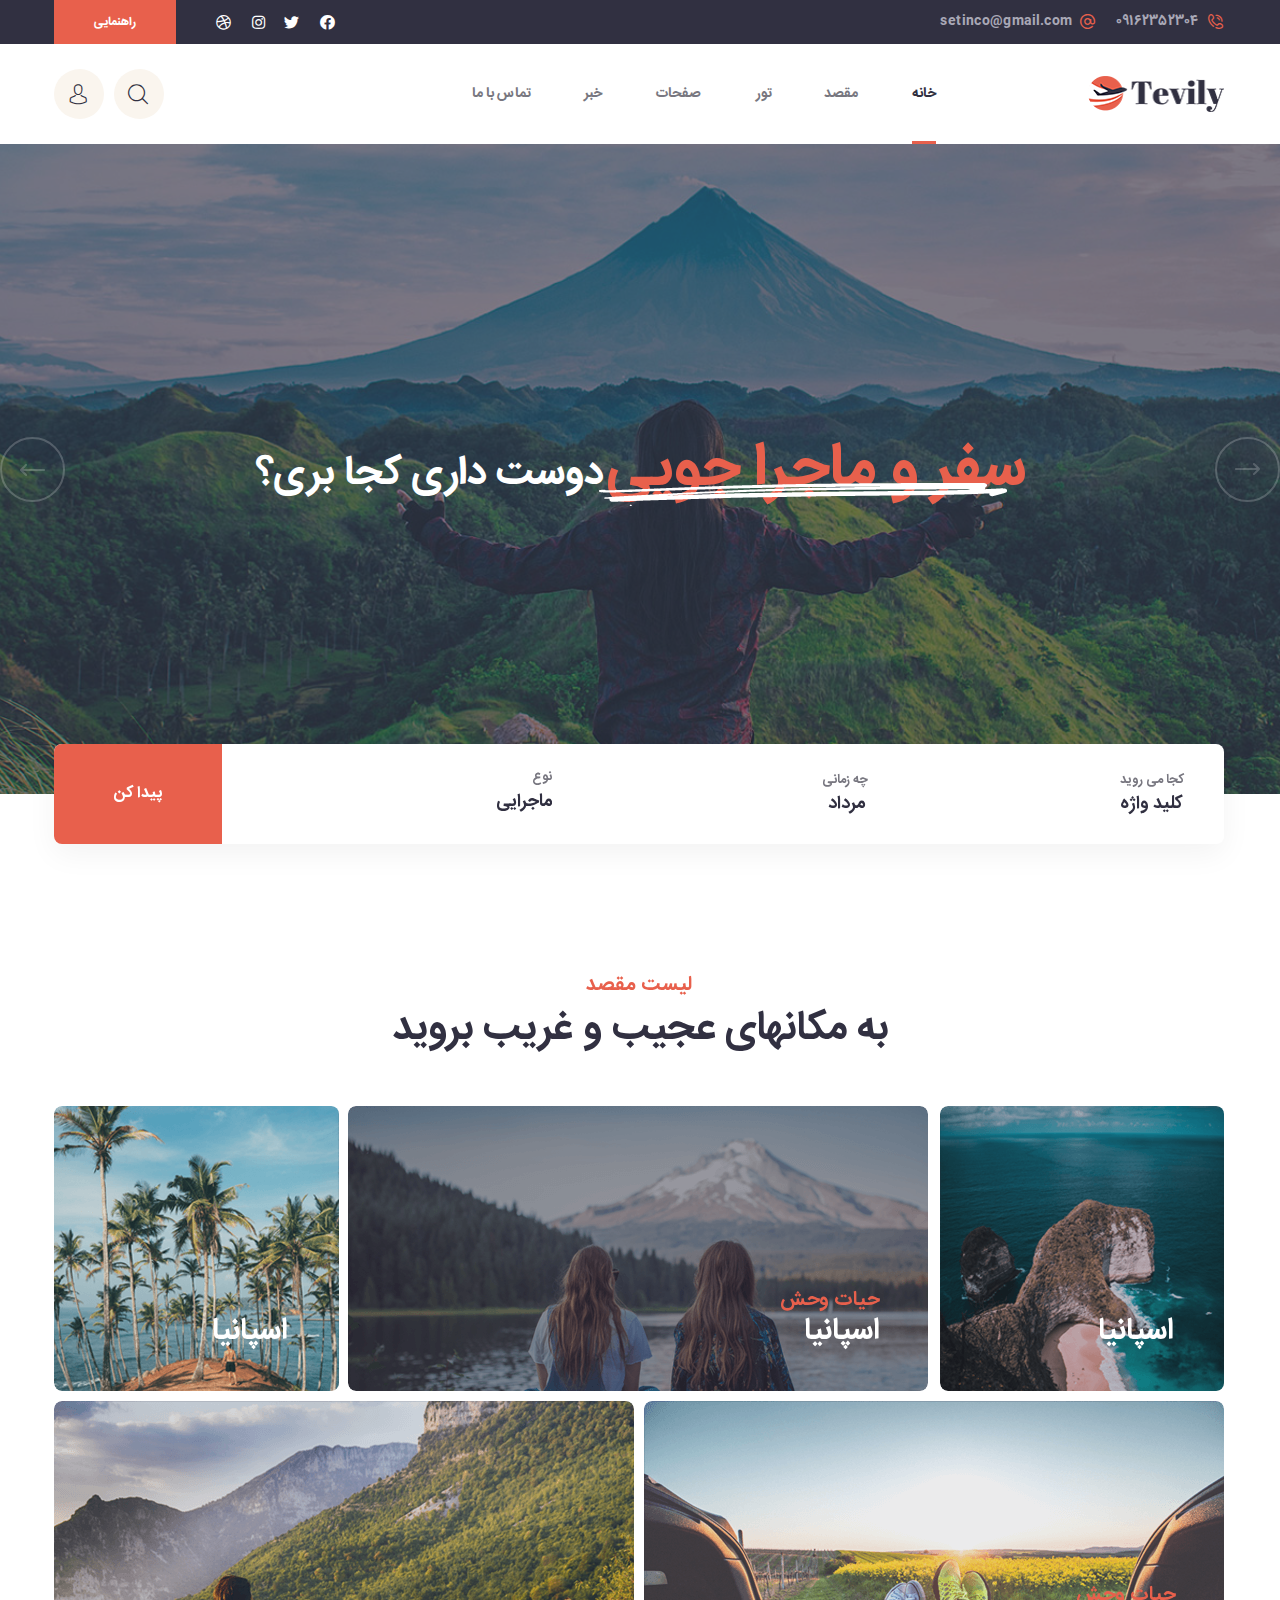
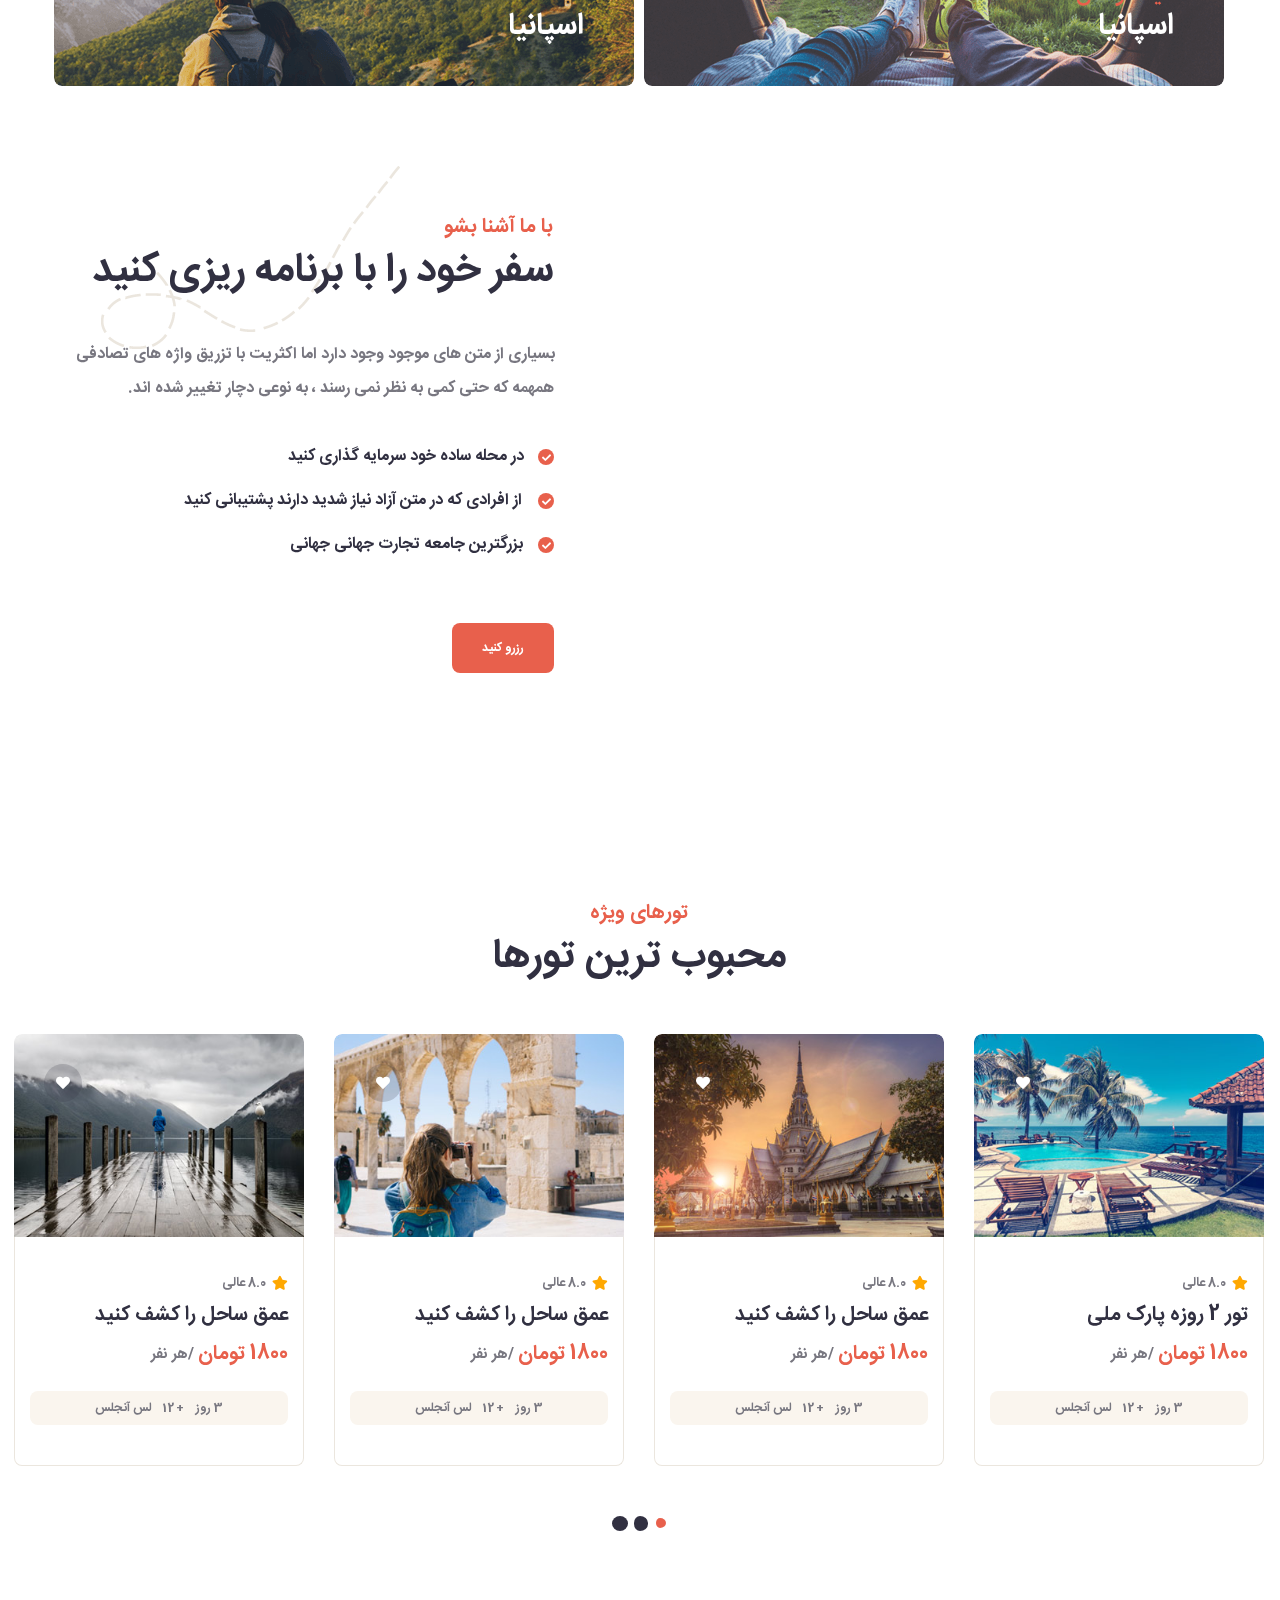
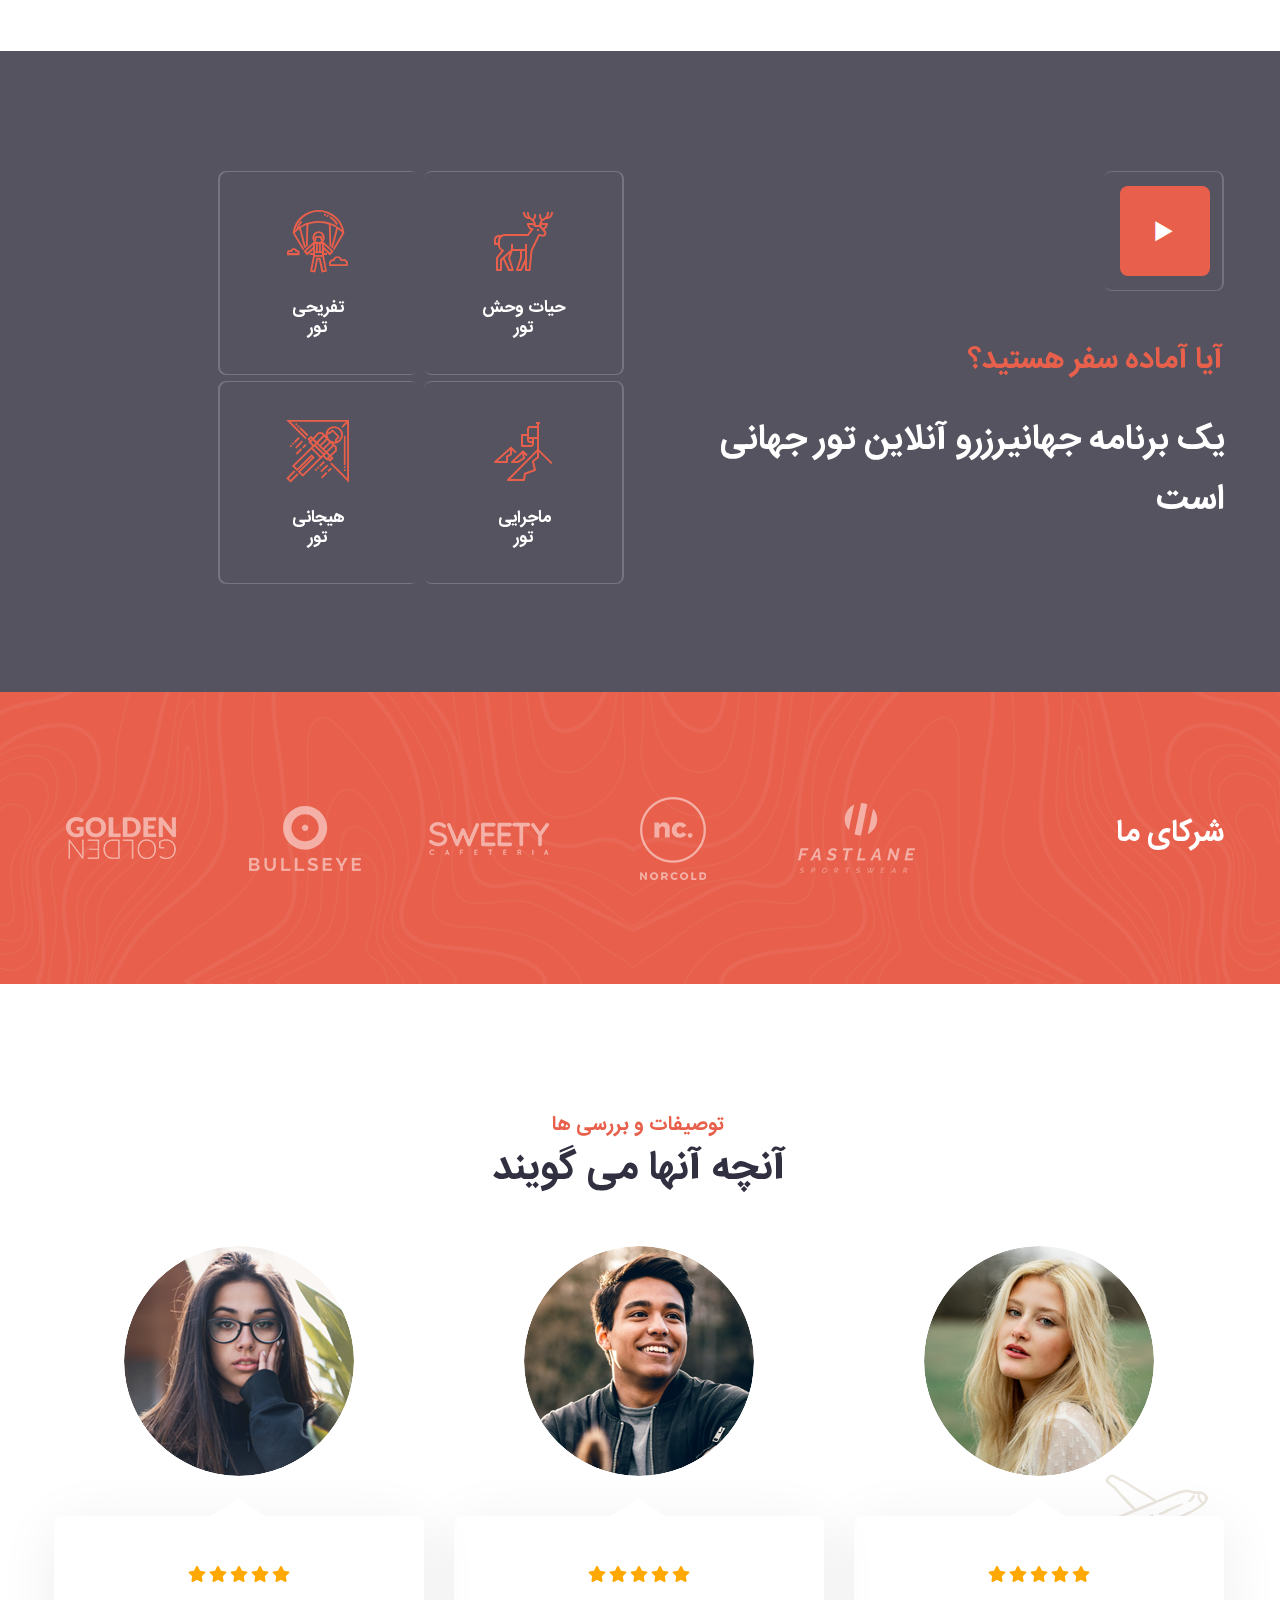
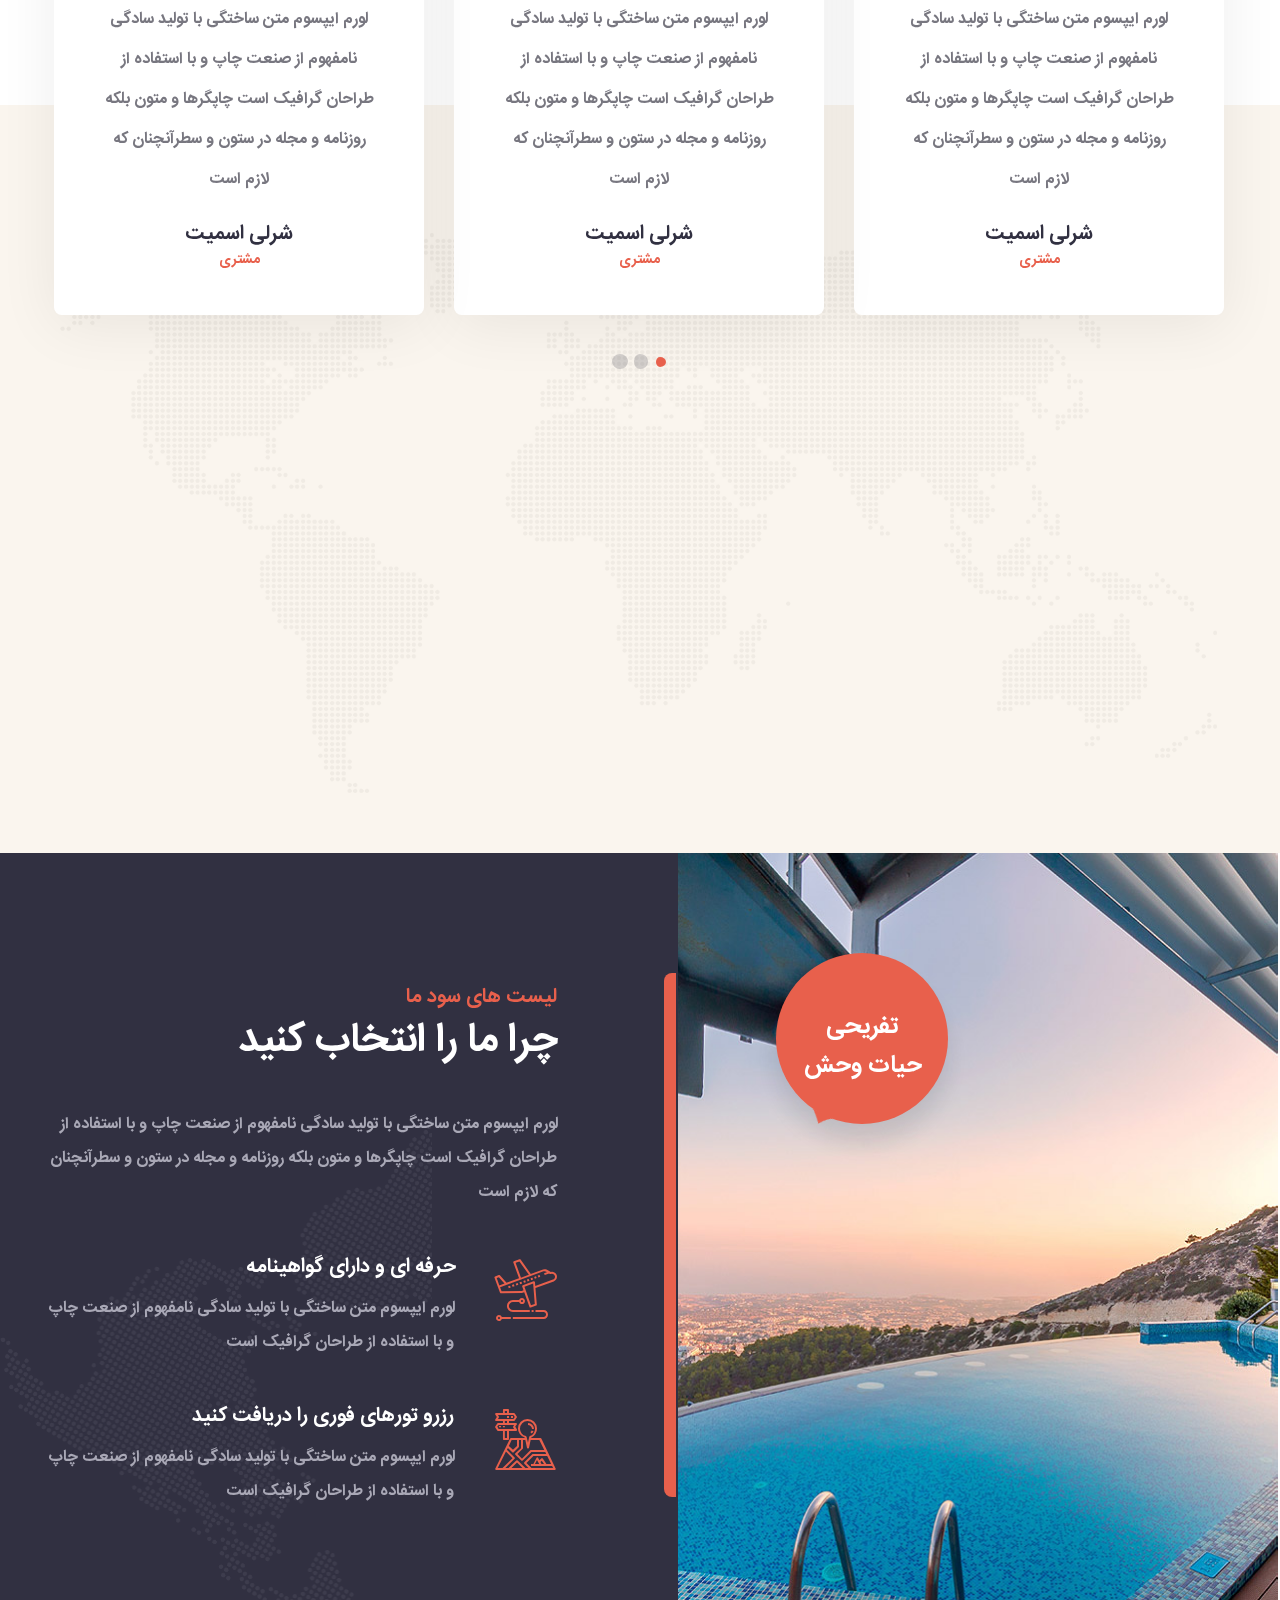
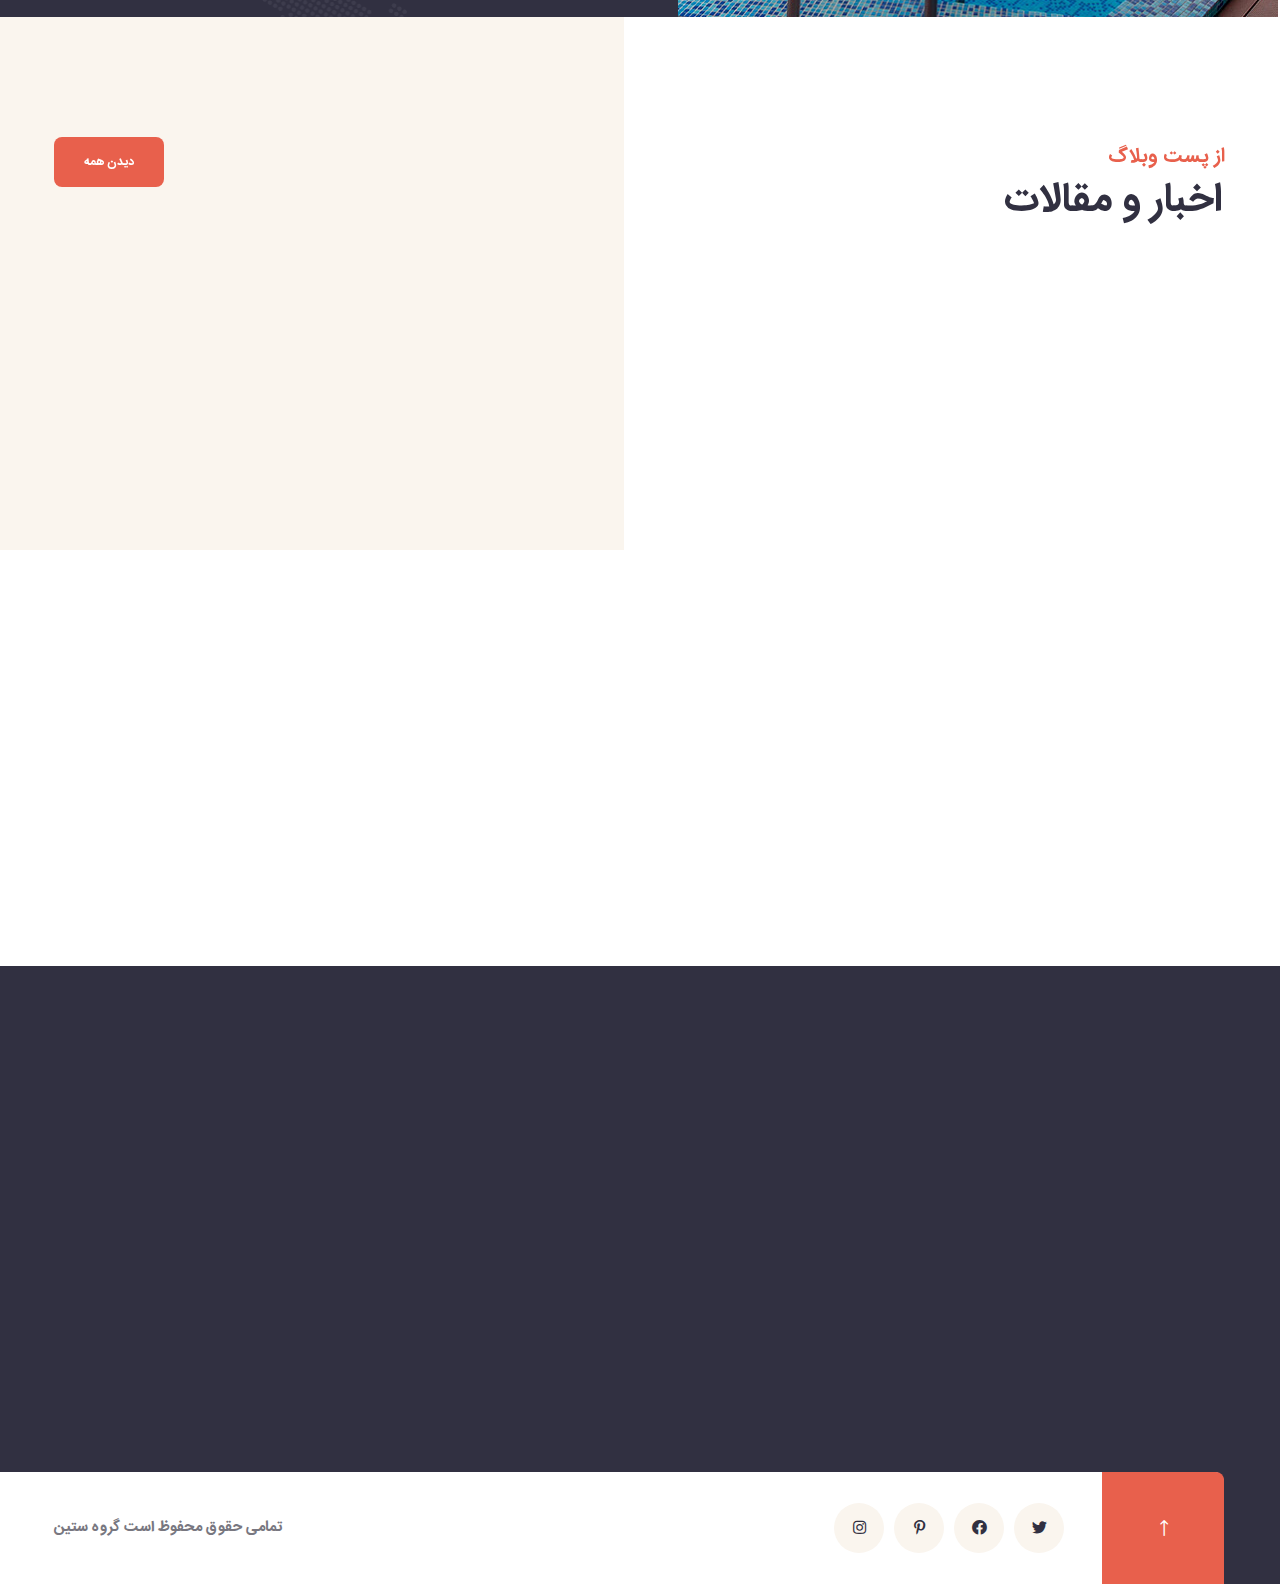
<file: project/index.html>
<!DOCTYPE html>
<html lang="en">

<head>
    <meta charset="UTF-8" />
    <meta name="viewport" content="width=device-width, initial-scale=1.0" />
    <title> ||  توویلی ||  الگو Tevily HTML برای تور</title>
    <!-- favicons Icons -->
    <link rel="apple-touch-icon" sizes="180x180" href="assets/images/favicons/apple-touch-icon.png" />
    <link rel="icon" type="image/png" sizes="32x32" href="assets/images/favicons/favicon-32x32.png" />
    <link rel="icon" type="image/png" sizes="16x16" href="assets/images/favicons/favicon-16x16.png" />
    
    <meta name="description" content="Tevily HTML Template For Tour" />

    <!-- fonts -->



    <link rel="stylesheet" href="assets/vendors/bootstrap/css/bootstrap.min.css" />
    <link rel="stylesheet" href="assets/vendors/animate/animate.min.css" />
    <link rel="stylesheet" href="assets/vendors/animate/custom-animate.css" />
    <link rel="stylesheet" href="assets/vendors/fontawesome/css/all.min.css" />
    <link rel="stylesheet" href="assets/vendors/jarallax/jarallax.css" />
    <link rel="stylesheet" href="assets/vendors/jquery-magnific-popup/jquery.magnific-popup.css" />
    <link rel="stylesheet" href="assets/vendors/nouislider/nouislider.min.css" />
    <link rel="stylesheet" href="assets/vendors/nouislider/nouislider.pips.css" />
    <link rel="stylesheet" href="assets/vendors/odometer/odometer.min.css" />
    <link rel="stylesheet" href="assets/vendors/swiper/swiper.min.css" />
    <link rel="stylesheet" href="assets/vendors/tevily-icons/style.css">
    <link rel="stylesheet" href="assets/vendors/tiny-slider/tiny-slider.min.css" />
    <link rel="stylesheet" href="assets/vendors/reey-font/stylesheet.css" />
    <link rel="stylesheet" href="assets/vendors/owl-carousel/owl.carousel.min.css" />
    <link rel="stylesheet" href="assets/vendors/owl-carousel/owl.theme.default.min.css" />
    <link rel="stylesheet" href="assets/vendors/twentytwenty/twentytwenty.css" />
    <link rel="stylesheet" href="assets/vendors/bxslider/jquery.bxslider.css" />
    <link rel="stylesheet" href="assets/vendors/bootstrap-select/css/bootstrap-select.min.css" />
    <link rel="stylesheet" href="assets/vendors/vegas/vegas.min.css" />
    <link rel="stylesheet" href="assets/vendors/jquery-ui/jquery-ui.css" />
    <link rel="stylesheet" href="assets/vendors/timepicker/timePicker.css" />

    <!-- template styles -->
    <link rel="stylesheet" href="assets/css/tevily.css" />
    <link rel="stylesheet" href="assets/css/tevily-responsive.css" />
</head>

<body>
    <div class="preloader">
        <img class="preloader__image" width="60" src="assets/images/loader.png" alt="" />
    </div>
    <!-- /.preloader -->
    <div class="page-wrapper">
        <header class="main-header clearfix">
            <div class="main-header__top">
                <div class="container">
                    <div class="main-header__top-inner clearfix">
                        <div class="main-header__top-left">
                            <ul class="list-unstyled main-header__top-address">
                                <li>
                                    <div class="icon">
                                        <span class="icon-phone-call"></span>
                                    </div>
                                    <div class="text">
                                        <a href="tel:09162352304">09162352304</a>
                                    </div>
                                </li>
                                <li>
                                    <div class="icon">
                                        <span class="icon-at"></span>
                                    </div>
                                    <div class="text">
                                        <a href="mailto:setinco@gmail.com">setinco@gmail.com</a>
                                    </div>
                                </li>
                            </ul>
                        </div>
                        <div class="main-header__top-right">
                            <div class="main-header__top-right-inner">
                                <div class="main-header__top-right-social">
                                    <a href="#"><i class="fab fa-facebook"></i></a>
                                    <a href="#"><i class="fab fa-twitter"></i></a>
                                    <a href="#"><i class="fab fa-instagram"></i></a>
                                    <a href="#"><i class="fab fa-dribbble"></i></a>
                                </div>
                                <div class="main-header__top-right-btn-box">
                                    <a href="#" class="thm-btn main-header__top-right-btn">راهنمایی</a>
                                </div>
                            </div>
                        </div>
                    </div>
                </div>
            </div>
            <nav class="main-menu clearfix">
                <div class="main-menu-wrapper clearfix">
                    <div class="container clearfix">
                        <div class="main-menu-wrapper-inner clearfix">
                            <div class="main-menu-wrapper__left clearfix">
                                <div class="main-menu-wrapper__logo">
                                    <a href="index.html"><img src="assets/images/resources/logo-1.png" alt=""></a>
                                </div>
                                <div class="main-menu-wrapper__main-menu">
                                    <a href="#" class="mobile-nav__toggler"><i class="fa fa-bars"></i></a>
                                    <ul class="main-menu__list">
                                        <li class="dropdown current">
                                            <a href="index.html">خانه</a>
                                            <ul>
                                                <li>
                                                    <a href="index.html">خانه اول</a>
                                                </li>
                                                <li><a href="index2.html">خانه دوم</a></li>
                                                <li class="dropdown">
                                                    <a href="#">سبک هدر</a>
                                                    <ul>
                                                        <li><a href="index.html">هدر اول</a></li>
                                                        <li><a href="index.html">هدر دوم</a></li>
                                                    </ul>
                                                </li>
                                            </ul>
                                        </li>
                                        <li class="dropdown">
                                            <a href="#">مقصد</a>
                                            <ul>
                                                <li><a href="destinations.html">مقصد</a></li>
                                                <li><a href="destinations-details.html">جزئیات مقصد</a></li>
                                            </ul>
                                        </li>
                                        <li class="dropdown">
                                            <a href="#">تور</a>
                                            <ul>
                                                <li><a href="tours.html">تور</a></li>
                                                <li><a href="tours-list.html">لیست تور</a></li>
                                                <li><a href="tour-details.html">جزئیات تور</a></li>
                                            </ul>
                                        </li>
                                        <li class="dropdown">
                                            <a href="#">صفحات</a>
                                            <ul>
                                                <li><a href="about.html">درباره ما</a></li>
                                            </ul>
                                        </li>
                                        <li class="dropdown">
                                            <a href="#">خبر</a>
                                            <ul>
                                                <li><a href="news.html">خبر</a></li>
                                                <li><a href="news-details.html">جزئیات خبر</a></li>
                                            </ul>
                                        </li>
                                        <li><a href="contact.html">تماس با ما</a></li>
                                    </ul>
                                </div>
                            </div>
                            <div class="main-menu-wrapper__right">
                                <a href="#" class="main-menu__search search-toggler icon-magnifying-glass"></a>
                                <a href="#" class="main-menu__user icon-avatar"></a>
                            </div>
                        </div>
                    </div>
                </div>
            </nav>
        </header>

        <div class="stricky-header stricked-menu main-menu">
            <div class="sticky-header__content"></div><!-- /.sticky-header__content -->
        </div><!-- /.stricky-header -->

        <!--Main Slider Start-->
        <section class="main-slider">
            <div class="swiper-container thm-swiper__slider" data-swiper-options='{"slidesPerView": 1, "loop": true,
    "effect": "fade",
    "pagination": {
        "el": "#main-slider-pagination",
        "type": "bullets",
        "clickable": true
      },
    "navigation": {
        "nextEl": ".main-slider-button-next",
        "prevEl": ".main-slider-button-prev",
        "clickable": true
    },
    "autoplay": {
        "delay": 5000
    }}'>

                <div class="swiper-wrapper">
                    <div class="swiper-slide">
                        <div class="image-layer"
                            style="background-image: url(assets/images/backgrounds/main-slider-1-1.jpg);"></div>
                        <div class="image-layer-overlay"></div>
                        <div class="container">
                            <div class="swiper-slide-inner">
                                <div class="row">
                                    <div class="col-xl-12">
                                        <h2> سفر و ماجرا جویی</h2>
                                        <p>دوست داری کجا بری؟</p>
                                    </div>
                                </div>
                            </div>
                        </div>
                    </div>
                    <div class="swiper-slide">
                        <div class="image-layer"
                            style="background-image: url(assets/images/backgrounds/main-slider-1-2.jpg);"></div>
                        <div class="image-layer-overlay"></div>
                        <div class="container">
                            <div class="swiper-slide-inner">
                                <div class="row">
                                    <div class="col-xl-12">
                                        <h2> سفر و ماجرا جویی</h2>
                                        <p>دوست داری کجا بری؟</p>
                                    </div>
                                </div>
                            </div>
                        </div>
                    </div>
                    <div class="swiper-slide">
                        <div class="image-layer"
                            style="background-image: url(assets/images/backgrounds/main-slider-1-3.jpg);"></div>
                        <div class="image-layer-overlay"></div>
                        <div class="container">
                            <div class="swiper-slide-inner">
                                <div class="row">
                                    <div class="col-xl-12">
                                        <h2> سفر و ماجرا جویی</h2>
                                        <p>دوست داری کجا بری؟</p>
                                    </div>
                                </div>
                            </div>
                        </div>
                    </div>
                </div>

                <div class="main-slider-nav">
                    
                    <div class="main-slider-button-next"><span class="icon-right-arrow"></span> </div>
                    <div class="main-slider-button-prev"><span class="icon-right-arrow"></span></div>
                </div>
            </div>
        </section>

        <!--Tour Search Start-->
        <section class="tour-search">
            <div class="container">
                <div class="row">
                    <div class="col-xl-12">
                        <div class="tour-search-box">
                            <form class="tour-search-one" action="tour-sidebar.html">
                                <div class="tour-search-one__inner">
                                    <div class="tour-search-one__inputs">
                                        <div class="tour-search-one__input-box">
                                            <label for="place">کجا می روید</label>
                                            <input type="text" placeholder="کلید واژه" name="place" id="place">
                                        </div>
                                        <div class="tour-search-one__input-box">
                                            <label>چه زمانی</label>
                                            <input type="text" placeholder="مرداد" name="when" id="datepicker">
                                        </div>
                                        <div class="tour-search-one__input-box tour-search-one__input-box-last">
                                            <label for="type">نوع</label>
                                            <select class="selectpicker" id="type">
                                                <option value="Adventure">ماجرایی</option>
                                                <option value="Wildlife">باغ وحش</option>
                                                <option value="Sightseeing">منظره</option>
                                            </select>
                                        </div>
                                    </div>
                                    <div class="tour-search-one__btn-wrap">
                                        <button type="submit" class="thm-btn tour-search-one__btn">پیدا کن</button>
                                    </div>
                                </div>
                            </form>
                        </div>
                    </div>
                </div>
            </div>
        </section>
        <!--Tour Search End-->

        <!--Destinations One Start-->
        <section class="destinations-one">
            <div class="container">
                <div class="section-title text-center">
                    <span class="section-title__tagline">لیست مقصد</span>
                    <h2 class="section-title__title">به مکانهای عجیب و غریب بروید</h2>
                </div>
                <div class="row masonary-layout">
                    <div class="col-xl-3 col-lg-3">
                        <div class="destinations-one__single">
                            <div class="destinations-one__img">
                                <img src="assets/images/destination/destination-1-1.png" alt="">
                                <div class="destinations-one__content">
                                    <h2 class="destinations-one__title"><a href="destinations-details.html">اسپانیا</a>
                                    </h2>
                                </div>
                                <div class="destinations-one__button">
                                    <a href="#">6 تور</a>
                                </div>
                            </div>
                        </div>
                    </div>
                    <div class="col-xl-6 col-lg-6">
                        <div class="destinations-one__single">
                            <div class="destinations-one__img">
                                <img src="assets/images/destination/destination-1-2.png" alt="">
                                <div class="destinations-one__content">
                                    <p class="destinations-one__sub-title">حیات وحش</p>
                                    <h2 class="destinations-one__title"><a href="destinations-details.html">اسپانیا</a>
                                    </h2>
                                </div>
                                <div class="destinations-one__button">
                                    <a href="#">6 تور</a>
                                </div>
                            </div>
                        </div>
                    </div>
                    <div class="col-xl-3 col-lg-3">
                        <div class="destinations-one__single">
                            <div class="destinations-one__img">
                                <img src="assets/images/destination/destination-1-3.png" alt="">
                                <div class="destinations-one__content">
                                    <h2 class="destinations-one__title"><a href="destinations-details.html">اسپانیا</a>
                                    </h2>
                                </div>
                                <div class="destinations-one__button">
                                    <a href="#">6 تور</a>
                                </div>
                            </div>
                        </div>
                    </div>

                    <div class="col-xl-6 col-lg-6">
                        <div class="destinations-one__single">
                            <div class="destinations-one__img">
                                <img src="assets/images/destination/destination-1-4.png" alt="">
                                <div class="destinations-one__content">
                                    <h2 class="destinations-one__title"><a
                                            href="destinations-details.html">اسپانیا</a></h2>
                                </div>
                                <div class="destinations-one__button">
                                    <a href="#">6 تور</a>
                                </div>
                            </div>
                        </div>
                    </div>
                    <div class="col-xl-6 col-lg-6">
                        <div class="destinations-one__single">
                            <div class="destinations-one__img">
                                <img src="assets/images/destination/destination-1-5.png" alt="">
                                <div class="destinations-one__content">
                                    <p class="destinations-one__sub-title">حیات وحش</p>
                                    <h2 class="destinations-one__title"><a
                                            href="destinations-details.html">اسپانیا</a></h2>
                                </div>
                                <div class="destinations-one__button">
                                    <a href="#">6 تور</a>
                                </div>
                            </div>
                        </div>
                    </div>

                </div>
            </div>
        </section>
        <!--Destinations One End-->

        <!--About One Start-->
        <section class="about-one">
            <div class="about-one-shape-1 wow slideInLeft" data-wow-delay="100ms" data-wow-duration="2500ms">
                <img src="assets/images/shapes/about-one-shape-1.png" alt="">
            </div>
            <div class="about-one-shape-2 float-bob-y"><img src="assets/images/shapes/about-one-shape-2.png" alt="">
            </div>
            <div class="container">
                <div class="row">
                    <div class="col-xl-6 wow fadeInLeft" data-wow-duration="1500ms">
                        <div class="about-one__left">
                            <div class="about-one__img-box">
                                <div class="about-one__img">
                                    <img src="assets/images/resources/about-one-img-1.png" alt="">
                                </div>
                                <div class="about-one__call">
                                    <div class="about-one__call-icon">
                                        <span class="icon-phone-call"></span>
                                    </div>
                                    <div class="about-one__call-number">
                                        <p>اکنون خرید کنید</p>
                                        <h4><a href="tel:666-888-0000">09162352304</a></h4>
                                    </div>
                                </div>
                                <div class="about-one__discount">
                                    <h2>30%</h2>
                                    <h3>تخفیف</h3>
                                </div>
                            </div>
                        </div>
                    </div>
                    <div class="col-xl-6">
                        <div class="about-one__right">
                            <div class="section-title text-left">
                                <span class="section-title__tagline">با ما آشنا بشو</span>
                                <h2 class="section-title__title">سفر خود را با برنامه ریزی کنید</h2>
                            </div>
                            <p class="about-one__right-text">بسیاری از متن های موجود وجود دارد اما اکثریت با تزریق واژه های تصادفی همهمه که حتی کمی به نظر نمی رسند ، به نوعی دچار تغییر شده اند.</p>
                            <ul class="list-unstyled about-one__points">
                                <li>
                                    <div class="icon">
                                        <i class="fa fa-check"></i>
                                    </div>
                                    <div class="text">
                                        <p>در محله ساده خود سرمایه گذاری کنید</p>
                                    </div>
                                </li>
                                <li>
                                    <div class="icon">
                                        <i class="fa fa-check"></i>
                                    </div>
                                    <div class="text">
                                        <p>از افرادی که در متن آزاد نیاز شدید دارند پشتیبانی کنید</p>
                                    </div>
                                </li>
                                <li>
                                    <div class="icon">
                                        <i class="fa fa-check"></i>
                                    </div>
                                    <div class="text">
                                        <p>بزرگترین جامعه تجارت جهانی جهانی</p>
                                    </div>
                                </li>
                            </ul>
                            <a href="#" class="about-one__btn thm-btn">رزرو کنید</a>
                        </div>
                    </div>
                </div>
            </div>
        </section>
        <!--About One End-->

        <!--Popular Tours Start-->
        <section class="popular-tours">
            <div class="popular-tours__container">
                <div class="section-title text-center">
                    <span class="section-title__tagline">تورهای ویژه</span>
                    <h2 class="section-title__title">محبوب ترین تورها</h2>
                </div>
                <div class="row">
                    <div class="col-xl-12">
                        <div class="popular-tours__carousel owl-theme owl-carousel">
                            <div class="popular-tours__single">
                                <div class="popular-tours__img">
                                    <img src="assets/images/resources/popular-tours__img-1.jpg" alt="">
                                    <div class="popular-tours__icon">
                                        <a href="tour-details.html">
                                            <i class="fa fa-heart"></i>
                                        </a>
                                    </div>
                                </div>
                                <div class="popular-tours__content">
                                    <div class="popular-tours__stars">
                                        <i class="fa fa-star"></i> 8.0 عالی
                                    </div>
                                    <h3 class="popular-tours__title"><a href="tour-details.html">تور 2 روزه پارک ملی</a></h3>
                                    <p class="popular-tours__rate"><span>1800 تومان</span> /هر نفر</p>
                                    <ul class="popular-tours__meta list-unstyled">
                                        <li><a href="tour-details.html">3 روز</a></li>
                                        <li><a href="tour-details.html">+12 </a></li>
                                        <li><a href="tour-details.html">لس آنجلس</a></li>
                                    </ul>
                                </div>
                            </div>
                            <div class="popular-tours__single">
                                <div class="popular-tours__img">
                                    <img src="assets/images/resources/popular-tours__img-2.jpg" alt="">
                                    <div class="popular-tours__icon">
                                        <a href="tour-details.html">
                                            <i class="fa fa-heart"></i>
                                        </a>
                                    </div>
                                </div>
                                <div class="popular-tours__content">
                                    <div class="popular-tours__stars">
                                        <i class="fa fa-star"></i> 8.0 عالی
                                    </div>
                                    <h3 class="popular-tours__title"><a href="tour-details.html">عمق ساحل را کشف کنید</a></h3>
                                    <p class="popular-tours__rate"><span>1800 تومان</span> /هر نفر</p>
                                    <ul class="popular-tours__meta list-unstyled">
                                        <li><a href="tour-details.html">3 روز</a></li>
                                        <li><a href="tour-details.html">+12 </a></li>
                                        <li><a href="tour-details.html">لس آنجلس</a></li>
                                    </ul>
                                </div>
                            </div>
                            <div class="popular-tours__single">
                                <div class="popular-tours__img">
                                    <img src="assets/images/resources/popular-tours__img-3.jpg" alt="">
                                    <div class="popular-tours__icon">
                                        <a href="tour-details.html">
                                            <i class="fa fa-heart"></i>
                                        </a>
                                    </div>
                                </div>
                                <div class="popular-tours__content">
                                    <div class="popular-tours__stars">
                                        <i class="fa fa-star"></i> 8.0 عالی
                                    </div>
                                    <h3 class="popular-tours__title"><a href="tour-details.html">عمق ساحل را کشف کنید</a></h3>
                                    <p class="popular-tours__rate"><span>1800 تومان</span> /هر نفر</p>
                                    <ul class="popular-tours__meta list-unstyled">
                                        <li><a href="tour-details.html">3 روز</a></li>
                                        <li><a href="tour-details.html">+12 </a></li>
                                        <li><a href="tour-details.html">لس آنجلس</a></li>
                                    </ul>
                                </div>
                            </div>
                            <div class="popular-tours__single">
                                <div class="popular-tours__img">
                                    <img src="assets/images/resources/popular-tours__img-4.jpg" alt="">
                                    <div class="popular-tours__icon">
                                        <a href="tour-details.html">
                                            <i class="fa fa-heart"></i>
                                        </a>
                                    </div>
                                </div>
                                <div class="popular-tours__content">
                                    <div class="popular-tours__stars">
                                        <i class="fa fa-star"></i> 8.0 عالی
                                    </div>
                                    <h3 class="popular-tours__title"><a href="tour-details.html">عمق ساحل را کشف کنید</a></h3>
                                    <p class="popular-tours__rate"><span>1800 تومان</span> /هر نفر</p>
                                    <ul class="popular-tours__meta list-unstyled">
                                        <li><a href="tour-details.html">3 روز</a></li>
                                        <li><a href="tour-details.html">+12 </a></li>
                                        <li><a href="tour-details.html">لس آنجلس</a></li>
                                    </ul>
                                </div>
                            </div>
                            <div class="popular-tours__single">
                                <div class="popular-tours__img">
                                    <img src="assets/images/resources/popular-tours__img-1.jpg" alt="">
                                    <div class="popular-tours__icon">
                                        <a href="tour-details.html">
                                            <i class="fa fa-heart"></i>
                                        </a>
                                    </div>
                                </div>
                                <div class="popular-tours__content">
                                    <div class="popular-tours__stars">
                                        <i class="fa fa-star"></i> 8.0 عالی
                                    </div>
                                    <h3 class="popular-tours__title"><a href="tour-details.html">عمق ساحل را کشف کنید</a></h3>
                                    <p class="popular-tours__rate"><span>1800 تومان</span> /هر نفر</p>
                                    <ul class="popular-tours__meta list-unstyled">
                                        <li><a href="tour-details.html">3 روز</a></li>
                                        <li><a href="tour-details.html">+12 </a></li>
                                        <li><a href="tour-details.html">لس آنجلس</a></li>
                                    </ul>
                                </div>
                            </div>
                            <div class="popular-tours__single">
                                <div class="popular-tours__img">
                                    <img src="assets/images/resources/popular-tours__img-2.jpg" alt="">
                                    <div class="popular-tours__icon">
                                        <a href="tour-details.html">
                                            <i class="fa fa-heart"></i>
                                        </a>
                                    </div>
                                </div>
                                <div class="popular-tours__content">
                                    <div class="popular-tours__stars">
                                        <i class="fa fa-star"></i> 8.0 عالی
                                    </div>
                                    <h3 class="popular-tours__title"><a href="tour-details.html">تور 2 روزه پارک ملی</a></h3>
                                    <p class="popular-tours__rate"><span>1800 تومان</span> /هر نفر</p>
                                    <ul class="popular-tours__meta list-unstyled">
                                        <li><a href="tour-details.html">3 روز</a></li>
                                        <li><a href="tour-details.html">+12 </a></li>
                                        <li><a href="tour-details.html">لس آنجلس</a></li>
                                    </ul>
                                </div>
                            </div>
                            <div class="popular-tours__single">
                                <div class="popular-tours__img">
                                    <img src="assets/images/resources/popular-tours__img-3.jpg" alt="">
                                    <div class="popular-tours__icon">
                                        <a href="tour-details.html">
                                            <i class="fa fa-heart"></i>
                                        </a>
                                    </div>
                                </div>
                                <div class="popular-tours__content">
                                    <div class="popular-tours__stars">
                                        <i class="fa fa-star"></i> 8.0 عالی
                                    </div>
                                    <h3 class="popular-tours__title"><a href="tour-details.html">عمق ساحل را کشف کنید</a></h3>
                                    <p class="popular-tours__rate"><span>1800 تومان</span> /هر نفر</p>
                                    <ul class="popular-tours__meta list-unstyled">
                                        <li><a href="tour-details.html">3 روز</a></li>
                                        <li><a href="tour-details.html">+12 </a></li>
                                        <li><a href="tour-details.html">لس آنجلس</a></li>
                                    </ul>
                                </div>
                            </div>
                            <div class="popular-tours__single">
                                <div class="popular-tours__img">
                                    <img src="assets/images/resources/popular-tours__img-4.jpg" alt="">
                                    <div class="popular-tours__icon">
                                        <a href="tour-details.html">
                                            <i class="fa fa-heart"></i>
                                        </a>
                                    </div>
                                </div>
                                <div class="popular-tours__content">
                                    <div class="popular-tours__stars">
                                        <i class="fa fa-star"></i> 8.0 عالی
                                    </div>
                                    <h3 class="popular-tours__title"><a href="tour-details.html">تور 2 روزه پارک ملی</a></h3>
                                    <p class="popular-tours__rate"><span>1800 تومان</span> /هر نفر</p>
                                    <ul class="popular-tours__meta list-unstyled">
                                        <li><a href="tour-details.html">3 روز</a></li>
                                        <li><a href="tour-details.html">+12 </a></li>
                                        <li><a href="tour-details.html">لس آنجلس</a></li>
                                    </ul>
                                </div>
                            </div>
                            <div class="popular-tours__single">
                                <div class="popular-tours__img">
                                    <img src="assets/images/resources/popular-tours__img-1.jpg" alt="">
                                    <div class="popular-tours__icon">
                                        <a href="tour-details.html">
                                            <i class="fa fa-heart"></i>
                                        </a>
                                    </div>
                                </div>
                                <div class="popular-tours__content">
                                    <div class="popular-tours__stars">
                                        <i class="fa fa-star"></i> 8.0 عالی
                                    </div>
                                    <h3 class="popular-tours__title"><a href="tour-details.html">تور 2 روزه پارک ملی</a></h3>
                                    <p class="popular-tours__rate"><span>1800 تومان</span> /هر نفر</p>
                                    <ul class="popular-tours__meta list-unstyled">
                                        <li><a href="tour-details.html">3 روز</a></li>
                                        <li><a href="tour-details.html">+12 </a></li>
                                        <li><a href="tour-details.html">لس آنجلس</a></li>
                                    </ul>
                                </div>
                            </div>
                            <div class="popular-tours__single">
                                <div class="popular-tours__img">
                                    <img src="assets/images/resources/popular-tours__img-2.jpg" alt="">
                                    <div class="popular-tours__icon">
                                        <a href="tour-details.html">
                                            <i class="fa fa-heart"></i>
                                        </a>
                                    </div>
                                </div>
                                <div class="popular-tours__content">
                                    <div class="popular-tours__stars">
                                        <i class="fa fa-star"></i> 8.0 عالی
                                    </div>
                                    <h3 class="popular-tours__title"><a href="tour-details.html">تور 2 روزه پارک ملی</a></h3>
                                    <p class="popular-tours__rate"><span>1800 تومان</span> /هر نفر</p>
                                    <ul class="popular-tours__meta list-unstyled">
                                        <li><a href="tour-details.html">3 روز</a></li>
                                        <li><a href="tour-details.html">+12 </a></li>
                                        <li><a href="tour-details.html">لس آنجلس</a></li>
                                    </ul>
                                </div>
                            </div>
                            <div class="popular-tours__single">
                                <div class="popular-tours__img">
                                    <img src="assets/images/resources/popular-tours__img-3.jpg" alt="">
                                    <div class="popular-tours__icon">
                                        <a href="tour-details.html">
                                            <i class="fa fa-heart"></i>
                                        </a>
                                    </div>
                                </div>
                                <div class="popular-tours__content">
                                    <div class="popular-tours__stars">
                                        <i class="fa fa-star"></i> 8.0 عالی
                                    </div>
                                    <h3 class="popular-tours__title"><a href="tour-details.html">تور 2 روزه پارک ملی</a></h3>
                                    <p class="popular-tours__rate"><span>1800 تومان</span> /هر نفر</p>
                                    <ul class="popular-tours__meta list-unstyled">
                                        <li><a href="tour-details.html">3 روز</a></li>
                                        <li><a href="tour-details.html">+12 </a></li>
                                        <li><a href="tour-details.html">لس آنجلس</a></li>
                                    </ul>
                                </div>
                            </div>
                            <div class="popular-tours__single">
                                <div class="popular-tours__img">
                                    <img src="assets/images/resources/popular-tours__img-4.jpg" alt="">
                                    <div class="popular-tours__icon">
                                        <a href="tour-details.html">
                                            <i class="fa fa-heart"></i>
                                        </a>
                                    </div>
                                </div>
                                <div class="popular-tours__content">
                                    <div class="popular-tours__stars">
                                        <i class="fa fa-star"></i> 8.0 عالی
                                    </div>
                                    <h3 class="popular-tours__title"><a href="tour-details.html">تور 2 روزه پارک ملی</a></h3>
                                    <p class="popular-tours__rate"><span>1800 تومان</span> /هر نفر</p>
                                    <ul class="popular-tours__meta list-unstyled">
                                        <li><a href="tour-details.html">3 روز</a></li>
                                        <li><a href="tour-details.html">+12 </a></li>
                                        <li><a href="tour-details.html">لس آنجلس</a></li>
                                    </ul>
                                </div>
                            </div>
                        </div>
                    </div>
                </div>
            </div>
        </section>
        <!--Popular Tours End-->

        <!--Video One Start-->
        <section class="video-one">
            <div class="video-one-bg jarallax" data-jarallax data-speed="0.2" data-imgPosition="50% 0%"
                style="background-image: url(assets/images/backgrounds/video-one-bg.jpg)"></div>
            <div class="container">
                <div class="row">
                    <div class="col-xl-6 col-lg-6">
                        <div class="video-one__left">
                            <div class="video-one__video-link">
                                <a href="https://www.youtube.com/watch?v=Get7rqXYrbQ" class="video-popup">
                                    <div class="video-one__video-icon">
                                        <span class="icon-play-button"></span>
                                        <i class="ripple"></i>
                                    </div>
                                </a>
                            </div>
                            <p class="video-one__tagline">آیا آماده سفر هستید؟</p>
                            <h2 class="video-one__title"> یک برنامه جهانیرزرو آنلاین تور جهانی است</h2>
                        </div>
                    </div>
                    <div class="col-xl-6 col-lg-6">
                        <div class="video-one__right">
                            <ul class="list-unstyled video-one__four-icon-boxes">
                                <li>
                                    <div class="video-one__icon-box">
                                        <span class="icon-deer"></span>
                                    </div>
                                    <h4 class="video-one__icon-box-title"><a href="#">حیات وحش <br> تور</a></h4>
                                </li>
                                <li>
                                    <div class="video-one__icon-box">
                                        <span class="icon-paragliding"></span>
                                    </div>
                                    <h4 class="video-one__icon-box-title"><a href="#">تفریحی<br> تور</a></h4>
                                </li>
                                <li>
                                    <div class="video-one__icon-box">
                                        <span class="icon-flag"></span>
                                    </div>
                                    <h4 class="video-one__icon-box-title"><a href="#">ماجرایی <br> تور</a></h4>
                                </li>
                                <li>
                                    <div class="video-one__icon-box">
                                        <span class="icon-hang-gliding"></span>
                                    </div>
                                    <h4 class="video-one__icon-box-title"><a href="#">هیجانی <br> تور</a></h4>
                                </li>
                            </ul>
                        </div>
                    </div>
                </div>
            </div>
        </section>
        <!--Video One End-->

        <!--Brand One Start-->
        <section class="brand-one">
            <div class="brand-one-shape" style="background-image: url(assets/images/shapes/brand-one-shape.png)"></div>
            <div class="container">
                <div class="row">
                    <div class="col-xl-3">
                        <div class="brand-one__title">
                            <h2>شرکای ما</h2>
                        </div>
                    </div>
                    <div class="col-xl-9">
                        <div class="brand-one__main-content">
                            <div class="thm-swiper__slider swiper-container" data-swiper-options='{"spaceBetween": 100, "slidesPerView": 5, "autoplay": { "delay": 5000 }, "breakpoints": {
                        "0": {
                            "spaceBetween": 30,
                            "slidesPerView": 2
                        },
                        "375": {
                            "spaceBetween": 30,
                            "slidesPerView": 2
                        },
                        "575": {
                            "spaceBetween": 30,
                            "slidesPerView": 3
                        },
                        "767": {
                            "spaceBetween": 50,
                            "slidesPerView": 4
                        },
                        "991": {
                            "spaceBetween": 50,
                            "slidesPerView": 5
                        },
                        "1199": {
                            "spaceBetween": 50,
                            "slidesPerView": 5
                        }
                    }}'>
                                <div class="swiper-wrapper">
                                    <div class="swiper-slide">
                                        <img src="assets/images/brand/brand-one-1.png" alt="">
                                    </div><!-- /.swiper-slide -->
                                    <div class="swiper-slide">
                                        <img src="assets/images/brand/brand-one-2.png" alt="">
                                    </div><!-- /.swiper-slide -->
                                    <div class="swiper-slide">
                                        <img src="assets/images/brand/brand-one-3.png" alt="">
                                    </div><!-- /.swiper-slide -->
                                    <div class="swiper-slide">
                                        <img src="assets/images/brand/brand-one-4.png" alt="">
                                    </div><!-- /.swiper-slide -->
                                    <div class="swiper-slide">
                                        <img src="assets/images/brand/brand-one-5.png" alt="">
                                    </div><!-- /.swiper-slide -->
                                    <div class="swiper-slide">
                                        <img src="assets/images/brand/brand-one-1.png" alt="">
                                    </div><!-- /.swiper-slide -->
                                    <div class="swiper-slide">
                                        <img src="assets/images/brand/brand-one-2.png" alt="">
                                    </div><!-- /.swiper-slide -->
                                    <div class="swiper-slide">
                                        <img src="assets/images/brand/brand-one-3.png" alt="">
                                    </div><!-- /.swiper-slide -->
                                    <div class="swiper-slide">
                                        <img src="assets/images/brand/brand-one-4.png" alt="">
                                    </div><!-- /.swiper-slide -->
                                    <div class="swiper-slide">
                                        <img src="assets/images/brand/brand-one-5.png" alt="">
                                    </div><!-- /.swiper-slide -->
                                </div>
                            </div>
                        </div>
                    </div>
                </div>
            </div>
        </section>
        <!--Brand One End-->

        <!--Testimonial One Start-->
        <section class="testimonial-one">
            <div class="testimonial-one-shape-2 float-bob-y">
                <img src="assets/images/shapes/testimonial-one-shape-2.png" alt="">
            </div>
            <div class="testimonial-one-shape-3 wow slideInRight" data-wow-delay="100ms" data-wow-duration="2500ms">
                <img src="assets/images/shapes/testimonial-one-shape-3.png" alt="">
            </div>
            <div class="container">
                <div class="section-title text-center">
                    <span class="section-title__tagline">توصیفات و بررسی ها</span>
                    <h2 class="section-title__title">آنچه آنها می گویند</h2>
                </div>
                <div class="row">
                    <div class="col-xl-12">
                        <div class="testimonial-one__carousel owl-theme owl-carousel">
                            <div class="testimonial-one__single">
                                <div class="testimonial-one__img">
                                    <img src="assets/images/testimonial/testimonial-one-img-1.png" alt="">
                                </div>
                                <div class="testimonail-one__content">
                                    <div class="testimonial-one__top-revivew-box">
                                        <i class="fa fa-star"></i>
                                        <i class="fa fa-star"></i>
                                        <i class="fa fa-star"></i>
                                        <i class="fa fa-star"></i>
                                        <i class="fa fa-star"></i>
                                    </div>
                                    <p class="testimonial-one__text">لورم ایپسوم متن ساختگی با تولید سادگی نامفهوم از صنعت چاپ و با استفاده از طراحان گرافیک است چاپگرها و متون بلکه روزنامه و مجله در ستون و سطرآنچنان که لازم است</p>
                                    <div class="testimonial-one__client-info">
                                        <h3 class="testimonial-one__client-name">شرلی اسمیت</h3>
                                        <p class="testimonial-one__client-title">مشتری</p>
                                    </div>
                                </div>
                            </div>
                            <div class="testimonial-one__single">
                                <div class="testimonial-one__img">
                                    <img src="assets/images/testimonial/testimonial-one-img-2.png" alt="">
                                </div>
                                <div class="testimonail-one__content">
                                    <div class="testimonial-one__top-revivew-box">
                                        <i class="fa fa-star"></i>
                                        <i class="fa fa-star"></i>
                                        <i class="fa fa-star"></i>
                                        <i class="fa fa-star"></i>
                                        <i class="fa fa-star"></i>
                                    </div>
                                    <p class="testimonial-one__text">لورم ایپسوم متن ساختگی با تولید سادگی نامفهوم از صنعت چاپ و با استفاده از طراحان گرافیک است چاپگرها و متون بلکه روزنامه و مجله در ستون و سطرآنچنان که لازم است</p>
                                    <div class="testimonial-one__client-info">
                                        <h3 class="testimonial-one__client-name">شرلی اسمیت</h3>
                                        <p class="testimonial-one__client-title">مشتری</p>
                                    </div>
                                </div>
                            </div>
                            <div class="testimonial-one__single">
                                <div class="testimonial-one__img">
                                    <img src="assets/images/testimonial/testimonial-one-img-3.png" alt="">
                                </div>
                                <div class="testimonail-one__content">
                                    <div class="testimonial-one__top-revivew-box">
                                        <i class="fa fa-star"></i>
                                        <i class="fa fa-star"></i>
                                        <i class="fa fa-star"></i>
                                        <i class="fa fa-star"></i>
                                        <i class="fa fa-star"></i>
                                    </div>
                                    <p class="testimonial-one__text">لورم ایپسوم متن ساختگی با تولید سادگی نامفهوم از صنعت چاپ و با استفاده از طراحان گرافیک است چاپگرها و متون بلکه روزنامه و مجله در ستون و سطرآنچنان که لازم است</p>
                                    <div class="testimonial-one__client-info">
                                        <h3 class="testimonial-one__client-name">شرلی اسمیت</h3>
                                        <p class="testimonial-one__client-title">مشتری</p>
                                    </div>
                                </div>
                            </div>
                            <div class="testimonial-one__single">
                                <div class="testimonial-one__img">
                                    <img src="assets/images/testimonial/testimonial-one-img-1.png" alt="">
                                </div>
                                <div class="testimonail-one__content">
                                    <div class="testimonial-one__top-revivew-box">
                                        <i class="fa fa-star"></i>
                                        <i class="fa fa-star"></i>
                                        <i class="fa fa-star"></i>
                                        <i class="fa fa-star"></i>
                                        <i class="fa fa-star"></i>
                                    </div>
                                    <p class="testimonial-one__text">لورم ایپسوم متن ساختگی با تولید سادگی نامفهوم از صنعت چاپ و با استفاده از طراحان گرافیک است چاپگرها و متون بلکه روزنامه و مجله در ستون و سطرآنچنان که لازم است</p>
                                    <div class="testimonial-one__client-info">
                                        <h3 class="testimonial-one__client-name">شرلی اسمیت</h3>
                                        <p class="testimonial-one__client-title">مشتری</p>
                                    </div>
                                </div>
                            </div>
                            <div class="testimonial-one__single">
                                <div class="testimonial-one__img">
                                    <img src="assets/images/testimonial/testimonial-one-img-2.png" alt="">
                                </div>
                                <div class="testimonail-one__content">
                                    <div class="testimonial-one__top-revivew-box">
                                        <i class="fa fa-star"></i>
                                        <i class="fa fa-star"></i>
                                        <i class="fa fa-star"></i>
                                        <i class="fa fa-star"></i>
                                        <i class="fa fa-star"></i>
                                    </div>
                                    <p class="testimonial-one__text">لورم ایپسوم متن ساختگی با تولید سادگی نامفهوم از صنعت چاپ و با استفاده از طراحان گرافیک است چاپگرها و متون بلکه روزنامه و مجله در ستون و سطرآنچنان که لازم است</p>
                                    <div class="testimonial-one__client-info">
                                        <h3 class="testimonial-one__client-name">شرلی اسمیت</h3>
                                        <p class="testimonial-one__client-title">مشتری</p>
                                    </div>
                                </div>
                            </div>
                            <div class="testimonial-one__single">
                                <div class="testimonial-one__img">
                                    <img src="assets/images/testimonial/testimonial-one-img-3.png" alt="">
                                </div>
                                <div class="testimonail-one__content">
                                    <div class="testimonial-one__top-revivew-box">
                                        <i class="fa fa-star"></i>
                                        <i class="fa fa-star"></i>
                                        <i class="fa fa-star"></i>
                                        <i class="fa fa-star"></i>
                                        <i class="fa fa-star"></i>
                                    </div>
                                    <p class="testimonial-one__text">لورم ایپسوم متن ساختگی با تولید سادگی نامفهوم از صنعت چاپ و با استفاده از طراحان گرافیک است چاپگرها و متون بلکه روزنامه و مجله در ستون و سطرآنچنان که لازم است</p>
                                    <div class="testimonial-one__client-info">
                                        <h3 class="testimonial-one__client-name">شرلی اسمیت</h3>
                                        <p class="testimonial-one__client-title">مشتری</p>
                                    </div>
                                </div>
                            </div>
                            <div class="testimonial-one__single">
                                <div class="testimonial-one__img">
                                    <img src="assets/images/testimonial/testimonial-one-img-1.png" alt="">
                                </div>
                                <div class="testimonail-one__content">
                                    <div class="testimonial-one__top-revivew-box">
                                        <i class="fa fa-star"></i>
                                        <i class="fa fa-star"></i>
                                        <i class="fa fa-star"></i>
                                        <i class="fa fa-star"></i>
                                        <i class="fa fa-star"></i>
                                    </div>
                                    <p class="testimonial-one__text">لورم ایپسوم متن ساختگی با تولید سادگی نامفهوم از صنعت چاپ و با استفاده از طراحان گرافیک است چاپگرها و متون بلکه روزنامه و مجله در ستون و سطرآنچنان که لازم است</p>
                                    <div class="testimonial-one__client-info">
                                        <h3 class="testimonial-one__client-name">شرلی اسمیت</h3>
                                        <p class="testimonial-one__client-title">مشتری</p>
                                    </div>
                                </div>
                            </div>
                            <div class="testimonial-one__single">
                                <div class="testimonial-one__img">
                                    <img src="assets/images/testimonial/testimonial-one-img-2.png" alt="">
                                </div>
                                <div class="testimonail-one__content">
                                    <div class="testimonial-one__top-revivew-box">
                                        <i class="fa fa-star"></i>
                                        <i class="fa fa-star"></i>
                                        <i class="fa fa-star"></i>
                                        <i class="fa fa-star"></i>
                                        <i class="fa fa-star"></i>
                                    </div>
                                    <p class="testimonial-one__text">لورم ایپسوم متن ساختگی با تولید سادگی نامفهوم از صنعت چاپ و با استفاده از طراحان گرافیک است چاپگرها و متون بلکه روزنامه و مجله در ستون و سطرآنچنان که لازم است</p>
                                    <div class="testimonial-one__client-info">
                                        <h3 class="testimonial-one__client-name">شرلی اسمیت</h3>
                                        <p class="testimonial-one__client-title">مشتری</p>
                                    </div>
                                </div>
                            </div>
                            <div class="testimonial-one__single">
                                <div class="testimonial-one__img">
                                    <img src="assets/images/testimonial/testimonial-one-img-3.png" alt="">
                                </div>
                                <div class="testimonail-one__content">
                                    <div class="testimonial-one__top-revivew-box">
                                        <i class="fa fa-star"></i>
                                        <i class="fa fa-star"></i>
                                        <i class="fa fa-star"></i>
                                        <i class="fa fa-star"></i>
                                        <i class="fa fa-star"></i>
                                    </div>
                                    <p class="testimonial-one__text">لورم ایپسوم متن ساختگی با تولید سادگی نامفهوم از صنعت چاپ و با استفاده از طراحان گرافیک است چاپگرها و متون بلکه روزنامه و مجله در ستون و سطرآنچنان که لازم است</p>
                                    <div class="testimonial-one__client-info">
                                        <h3 class="testimonial-one__client-name">شرلی اسمیت</h3>
                                        <p class="testimonial-one__client-title">مشتری</p>
                                    </div>
                                </div>
                            </div>


                        </div>
                    </div>
                </div>
            </div>
        </section>
        <!--Testimonial One End-->

        <!--Gallery One Start-->
        <section class="gallery-one">
            <div class="gallery-one-bg" style="background-image: url(assets/images/shapes/gallery-map.png)"></div>
            <div class="gallery-one__container-box clearfix">
                <ul class="list-unstyled gallery-one__content clearfix">
                    <li class="wow fadeInUp" data-wow-delay="100ms">
                        <div class="gallery-one__img-box">
                            <img src="assets/images/gallery/gallery-one-img-1.jpg" alt="">
                            <div class="gallery-one__iocn">
                                <a class="img-popup" href="assets/images/gallery/gallery-one-img-1.jpg"><i
                                        class="fab fa-instagram"></i></a>
                            </div>
                        </div>
                    </li>
                    <li class="wow fadeInUp" data-wow-delay="200ms">
                        <div class="gallery-one__img-box">
                            <img src="assets/images/gallery/gallery-one-img-2.jpg" alt="">
                            <div class="gallery-one__iocn">
                                <a class="img-popup" href="assets/images/gallery/gallery-one-img-2.jpg"><i
                                        class="fab fa-instagram"></i></a>
                            </div>
                        </div>
                    </li>
                    <li class="wow fadeInUp" data-wow-delay="300ms">
                        <div class="gallery-one__img-box">
                            <img src="assets/images/gallery/gallery-one-img-3.jpg" alt="">
                            <div class="gallery-one__iocn">
                                <a class="img-popup" href="assets/images/gallery/gallery-one-img-3.jpg"><i
                                        class="fab fa-instagram"></i></a>
                            </div>
                        </div>
                    </li>
                    <li class="wow fadeInUp" data-wow-delay="400ms">
                        <div class="gallery-one__img-box">
                            <img src="assets/images/gallery/gallery-one-img-4.jpg" alt="">
                            <div class="gallery-one__iocn">
                                <a class="img-popup" href="assets/images/gallery/gallery-one-img-4.jpg"><i
                                        class="fab fa-instagram"></i></a>
                            </div>
                        </div>
                    </li>
                    <li class="wow fadeInUp" data-wow-delay="500ms">
                        <div class="gallery-one__img-box">
                            <img src="assets/images/gallery/gallery-one-img-5.jpg" alt="">
                            <div class="gallery-one__iocn">
                                <a class="img-popup" href="assets/images/gallery/gallery-one-img-5.jpg"><i
                                        class="fab fa-instagram"></i></a>
                            </div>
                        </div>
                    </li>
                </ul>
            </div>
        </section>
        <!--Gallery Oned End-->

        <!--Why Choose Start-->
        <section class="why-choose">
            <div class="why-choose__container">
                <div class="why-choose__left">
                    <div class="why-choose__left-bg"
                        style="background-image: url(assets/images/backgrounds/why-choose-left-bg.jpg)"></div>
                    <div class="why-choose__toggle">
                        <p>تفریحی<br>  حیات وحش</p>
                    </div>
                </div>
                <div class="why-choose__right">
                    <div class="why-choose__right-map"
                        style="background-image: url(assets/images/shapes/why-choose-right-map.png)"></div>
                    <div class="why-choose__right-content">
                        <div class="section-title text-left">
                            <span class="section-title__tagline">لیست های سود ما</span>
                            <h2 class="section-title__title">چرا ما را انتخاب کنید</h2>
                        </div>
                        <p class="why-choose__right-text">لورم ایپسوم متن ساختگی با تولید سادگی نامفهوم از صنعت چاپ و با استفاده از طراحان گرافیک است چاپگرها و متون بلکه روزنامه و مجله در ستون و سطرآنچنان که لازم است</p>
                        <ul class="list-unstyled why-choose__list">
                            <li>
                                <div class="icon">
                                    <span class="icon-travel"></span>
                                </div>
                                <div class="text">
                                    <h4>حرفه ای و دارای گواهینامه</h4>
                                    <p>لورم ایپسوم متن ساختگی با تولید سادگی نامفهوم از صنعت چاپ و با استفاده از طراحان گرافیک است</p>
                                </div>
                            </li>
                            <li>
                                <div class="icon">
                                    <span class="icon-travel-map"></span>
                                </div>
                                <div class="text">
                                    <h4>رزرو تورهای فوری را دریافت کنید</h4>
                                    <p>لورم ایپسوم متن ساختگی با تولید سادگی نامفهوم از صنعت چاپ و با استفاده از طراحان گرافیک است</p>
                                </div>
                            </li>
                        </ul>
                    </div>
                </div>
            </div>
        </section>
        <!--Why Choose End-->

        <!--News One Start-->
        <section class="news-one">
            <div class="container">
                <div class="news-one__top">
                    <div class="row">
                        <div class="col-xl-9 col-lg-9">
                            <div class="news-one__top-left">
                                <div class="section-title text-left">
                                    <span class="section-title__tagline">از پست وبلاگ</span>
                                    <h2 class="section-title__title">اخبار و مقالات</h2>
                                </div>
                            </div>
                        </div>
                        <div class="col-xl-3 col-lg-3">
                            <div class="news-one__top-right">
                                <a href="news-details.html" class="news-one__btn thm-btn">دیدن همه </a>                            </div>
                        </div>
                    </div>
                </div>
                <div class="news-one__bottom">
                    <div class="row">
                        <div class="col-xl-4 col-lg-4 wow fadeInUp" data-wow-delay="100ms">
                            <!--News One Single-->
                            <div class="news-one__single">
                                <div class="news-one__img">
                                    <img src="assets/images/blog/news-one-img-1.jpg" alt="">
                                    <a href="news-details.html">
                                        <span class="news-one__plus"></span>
                                    </a>
                                    <div class="news-one__date">
                                        <p>28 <br> <span>مرداد</span></p>
                                    </div>
                                </div>
                                <div class="news-one__content">
                                    <ul class="list-unstyled news-one__meta">
                                        <li><a href="news-details.html"><i class="far fa-user-circle"></i>مدیر</a></li>
                                        <li><a href="news-details.html"><i class="far fa-comments"></i>2 نظر</a>
                                        </li>
                                    </ul>
                                    <h3 class="news-one__title">
                                        <a href="news-details.html">سفر به زیباترین مکانهای جهان</a>
                                    </h3>
                                </div>
                            </div>
                        </div>
                        <div class="col-xl-4 col-lg-4 wow fadeInUp" data-wow-delay="200ms">
                            <!--News One Single-->
                            <div class="news-one__single">
                                <div class="news-one__img">
                                    <img src="assets/images/blog/news-one-img-2.jpg" alt="">
                                    <a href="news-details.html">
                                        <span class="news-one__plus"></span>
                                    </a>
                                    <div class="news-one__date">
                                        <p>28 <br> <span>مرداد</span></p>
                                    </div>
                                </div>
                                <div class="news-one__content">
                                    <ul class="list-unstyled news-one__meta">
                                        <li><a href="news-details.html"><i class="far fa-user-circle"></i>مدیر</a></li>
                                        <li><a href="news-details.html"><i class="far fa-comments"></i>2 نظر</a>
                                        </li>
                                    </ul>
                                    <h3 class="news-one__title">
                                        <a href="news-details.html">سفر به زیباترین مکانهای جهان</a>
                                    </h3>
                                </div>
                            </div>
                        </div>
                        <div class="col-xl-4 col-lg-4 wow fadeInUp" data-wow-delay="300ms">
                            <!--News One Single-->
                            <div class="news-one__single">
                                <div class="news-one__img">
                                    <img src="assets/images/blog/news-one-img-3.jpg" alt="">
                                    <a href="news-details.html">
                                        <span class="news-one__plus"></span>
                                    </a>
                                    <div class="news-one__date">
                                        <p>28 <br> <span>مرداد</span></p>
                                    </div>
                                </div>
                                <div class="news-one__content">
                                    <ul class="list-unstyled news-one__meta">
                                        <li><a href="news-details.html"><i class="far fa-user-circle"></i>مدیر</a></li>
                                        <li><a href="news-details.html"><i class="far fa-comments"></i>2 نظر</a>
                                        </li>
                                    </ul>
                                    <h3 class="news-one__title">
                                        <a href="news-details.html">سفر به زیباترین مکانهای جهان</a>
                                    </h3>
                                </div>
                            </div>
                        </div>
                    </div>
                </div>
            </div>
        </section>
        <!--News One End-->

        <!--Site Footer One Start-->
        <footer class="site-footer">
            <div class="site-footer__top">
                <div class="container">
                    <div class="site-footer__top-inner">
                        <div class="row">
                            <div class="col-xl-4 col-lg-6 col-md-6 wow fadeInUp" data-wow-delay="100ms">
                                <div class="footer-widget__column footer-widget__about">
                                    <div class="footer-widget__about-logo">
                                        <a href="index.html"><img src="assets/images/resources/footer-logo.png"
                                                alt=""></a>
                                    </div>
                                    <p class="footer-widget__about-text">به آژانس سفر و تور ما خوش آمدید. لورم به سادگی متن  را ارسال می کند.</p>
                                    <ul class="footer-widget__about-contact list-unstyled">
                                        <li>
                                            <div class="icon">
                                                <i class="fas fa-phone-square-alt"></i>
                                            </div>
                                            <div class="text">
                                                <a href="tel:09162352304">09162352304</a>
                                            </div>
                                        </li>
                                        <li>
                                            <div class="icon">
                                                <i class="fas fa-envelope"></i>
                                            </div>
                                            <div class="text">
                                                <a href="mailto:setinco@gmail.com">setinco@gmail.com</a>
                                            </div>
                                        </li>
                                        <li>
                                            <div class="icon">
                                                <i class="fas fa-map-marker-alt"></i>
                                            </div>
                                            <div class="text">
                                                <p>ایران یزد خیابان مطهری</p>
                                            </div>
                                        </li>
                                    </ul>
                                </div>
                            </div>
                            <div class="col-xl-2 col-lg-6 col-md-6 wow fadeInUp" data-wow-delay="200ms">
                                <div class="footer-widget__column footer-widget__company clearfix">
                                    <h3 class="footer-widget__title">شرکت</h3>
                                    <ul class="footer-widget__company-list list-unstyled">
                                        <li><a href="about.html">درباره ما</a></li>
                                        <li><a href="#">وبلاگ</a></li>
                                        <li><a href="#">جوایز</a></li>
                                        <li><a href="#">همکاری با ما</a></li>
                                        <li><a href="#">گروه را ملاقات کن</a></li>
                                    </ul>
                                </div>
                            </div>
                            <div class="col-xl-2 col-lg-6 col-md-6 wow fadeInUp" data-wow-delay="300ms">
                                <div class="footer-widget__column footer-widget__explore">
                                    <h3 class="footer-widget__title">بیشتر</h3>
                                    <ul class="list-unstyled footer-widget__explore-list">
                                        <li><a href="#">حساب</a></li>
                                        <li><a href="#">مجوز</a></li>
                                        <li><a href="#">تماس با ما</a></li>
                                        <li><a href="#">مشارکت</a></li>
                                        <li><a href="#">حریم خصوصی</a></li>
                                    </ul>
                                </div>
                            </div>
                            <div class="col-xl-4 col-lg-6 col-md-6 wow fadeInUp" data-wow-delay="400ms">
                                <div class="footer-widget__column footer-widget__newsletter">
                                    <h3 class="footer-widget__title">خبر نامه</h3>
                                    <form class="footer-widget__newsletter-form mc-form"
                                        data-url="">
                                        <div class="footer-widget__newsletter-input-box">
                                            <input type="email" placeholder="آدرس ایمیل" name="EMAIL">
                                            <button type="submit"
                                                class="footer-widget__newsletter-btn">عضویت شما </button>
                                        </div>
                                    </form>
                                    <div class="mc-form__response text-center"></div><!-- /.mc-form__response -->
                                    <div class="footer-widget__newsletter-bottom">
                                        <div class="footer-widget__newsletter-bottom-icon">
                                            <i class="fa fa-check"></i>
                                        </div>
                                        <div class="footer-widget__newsletter-bottom-text">
                                            <p>من با تمام شرایط و قوانین موافقم</p>
                                        </div>
                                    </div>
                                </div>
                            </div>
                        </div>
                    </div>
                </div>
            </div>
            <div class="site-footer__bottom">
                <div class="container">
                    <div class="row">
                        <div class="col-xl-12">
                            <div class="site-footer__bottom-inner">
                                <div class="site-footer__bottom-left">
                                    <div class="footer-widget__social">
                                        <a href="#"><i class="fab fa-twitter"></i></a>
                                        <a href="#"><i class="fab fa-facebook"></i></a>
                                        <a href="#"><i class="fab fa-pinterest-p"></i></a>
                                        <a href="#"><i class="fab fa-instagram"></i></a>
                                    </div>
                                </div>
                                <div class="site-footer__bottom-right">
                                    <p>تمامی حقوق محفوظ است <a href="#">گروه ستین</a></p>
                                </div>
                                <div class="site-footer__bottom-left-arrow">
                                    <a href="#" data-target="html" class="scroll-to-target scroll-to-top"><span
                                            class="icon-right-arrow"></span></a>
                                </div>
                            </div>
                        </div>
                    </div>
                </div>
            </div>
        </footer>
        <!--Site Footer One End-->


    </div><!-- /.page-wrapper -->


    <div class="mobile-nav__wrapper">
        <div class="mobile-nav__overlay mobile-nav__toggler"></div>
        <!-- /.mobile-nav__overlay -->
        <div class="mobile-nav__content">
            <span class="mobile-nav__close mobile-nav__toggler"><i class="fa fa-times"></i></span>

            <div class="logo-box">
                <a href="index.html" aria-label="logo image"><img src="assets/images/resources/logo-2.png" width="155"
                        alt="" /></a>
            </div>
            <!-- /.logo-box -->
            <div class="mobile-nav__container"></div>
            <!-- /.mobile-nav__container -->

            <ul class="mobile-nav__contact list-unstyled">
                <li>
                    <i class="fa fa-envelope"></i>
                    <a href="mailto:setinco@gmail.com">setinco@gmail.com</a>
                </li>
                <li>
                    <i class="fa fa-phone-alt"></i>
                    <a href="tel:666-888-0000">09162352304</a>
                </li>
            </ul><!-- /.mobile-nav__contact -->
            <div class="mobile-nav__top">
                <div class="mobile-nav__social">
                    <a href="#" class="fab fa-twitter"></a>
                    <a href="#" class="fab fa-facebook-square"></a>
                    <a href="#" class="fab fa-pinterest-p"></a>
                    <a href="#" class="fab fa-instagram"></a>
                </div><!-- /.mobile-nav__social -->
            </div><!-- /.mobile-nav__top -->



        </div>
        <!-- /.mobile-nav__content -->
    </div>
    <!-- /.mobile-nav__wrapper -->

    <div class="search-popup">
        <div class="search-popup__overlay search-toggler"></div>
        <!-- /.search-popup__overlay -->
        <div class="search-popup__content">
            <form action="#">
                <label for="search" class="sr-only">جستجو کنید</label><!-- /.sr-only -->
                <input type="text" id="search" placeholder="جستجو کنید..." />
                <button type="submit" aria-label="search submit" class="thm-btn">
                    <i class="icon-magnifying-glass"></i>
                </button>
            </form>
        </div>
        <!-- /.search-popup__content -->
    </div>
    <!-- /.search-popup -->




    <script src="assets/vendors/jquery/jquery-3.6.0.min.js"></script>
    <script src="assets/vendors/bootstrap/js/bootstrap.bundle.min.js"></script>
    <script src="assets/vendors/jarallax/jarallax.min.js"></script>
    <script src="assets/vendors/jquery-ajaxchimp/jquery.ajaxchimp.min.js"></script>
    <script src="assets/vendors/jquery-appear/jquery.appear.min.js"></script>
    <script src="assets/vendors/jquery-circle-progress/jquery.circle-progress.min.js"></script>
    <script src="assets/vendors/jquery-magnific-popup/jquery.magnific-popup.min.js"></script>
    <script src="assets/vendors/jquery-validate/jquery.validate.min.js"></script>
    <script src="assets/vendors/nouislider/nouislider.min.js"></script>
    <script src="assets/vendors/odometer/odometer.min.js"></script>
    <script src="assets/vendors/swiper/swiper.min.js"></script>
    <script src="assets/vendors/tiny-slider/tiny-slider.min.js"></script>
    <script src="assets/vendors/wnumb/wNumb.min.js"></script>
    <script src="assets/vendors/wow/wow.js"></script>
    <script src="assets/vendors/isotope/isotope.js"></script>
    <script src="assets/vendors/countdown/countdown.min.js"></script>
    <script src="assets/vendors/owl-carousel/owl.carousel.min.js"></script>
    <script src="assets/vendors/twentytwenty/twentytwenty.js"></script>
    <script src="assets/vendors/twentytwenty/jquery.event.move.js"></script>
    <script src="assets/vendors/bxslider/jquery.bxslider.min.js"></script>
    <script src="assets/vendors/bootstrap-select/js/bootstrap-select.min.js"></script>
    <script src="assets/vendors/vegas/vegas.min.js"></script>
    <script src="assets/vendors/jquery-ui/jquery-ui.js"></script>
    <script src="assets/vendors/timepicker/timePicker.js"></script>
  <script src="assets/vendors/bootstrap-datepicker.min.js"></script>
  <script src="assets/vendors/bootstrap-datepicker.fa.min.js"></script>




    <!-- template js -->
    <script src="assets/js/tevily.js"></script>
</body>

</html>
</file>
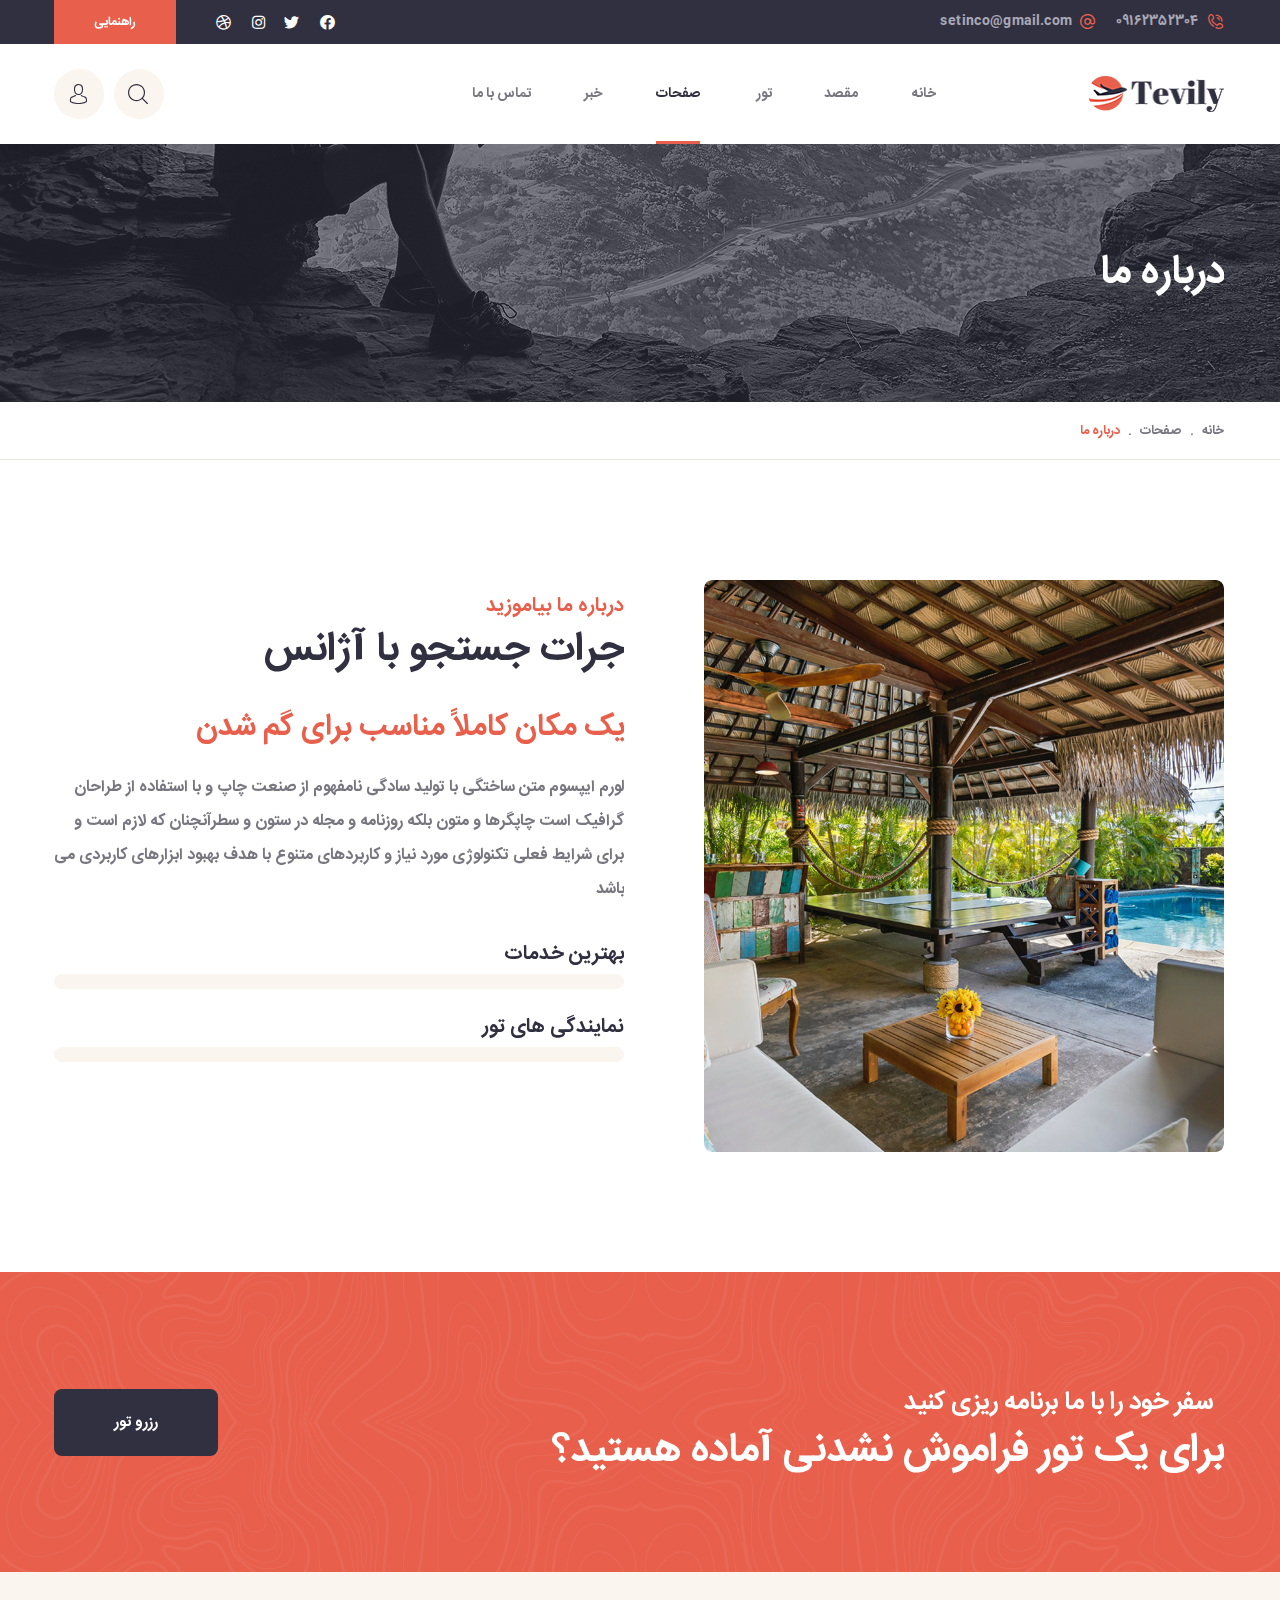
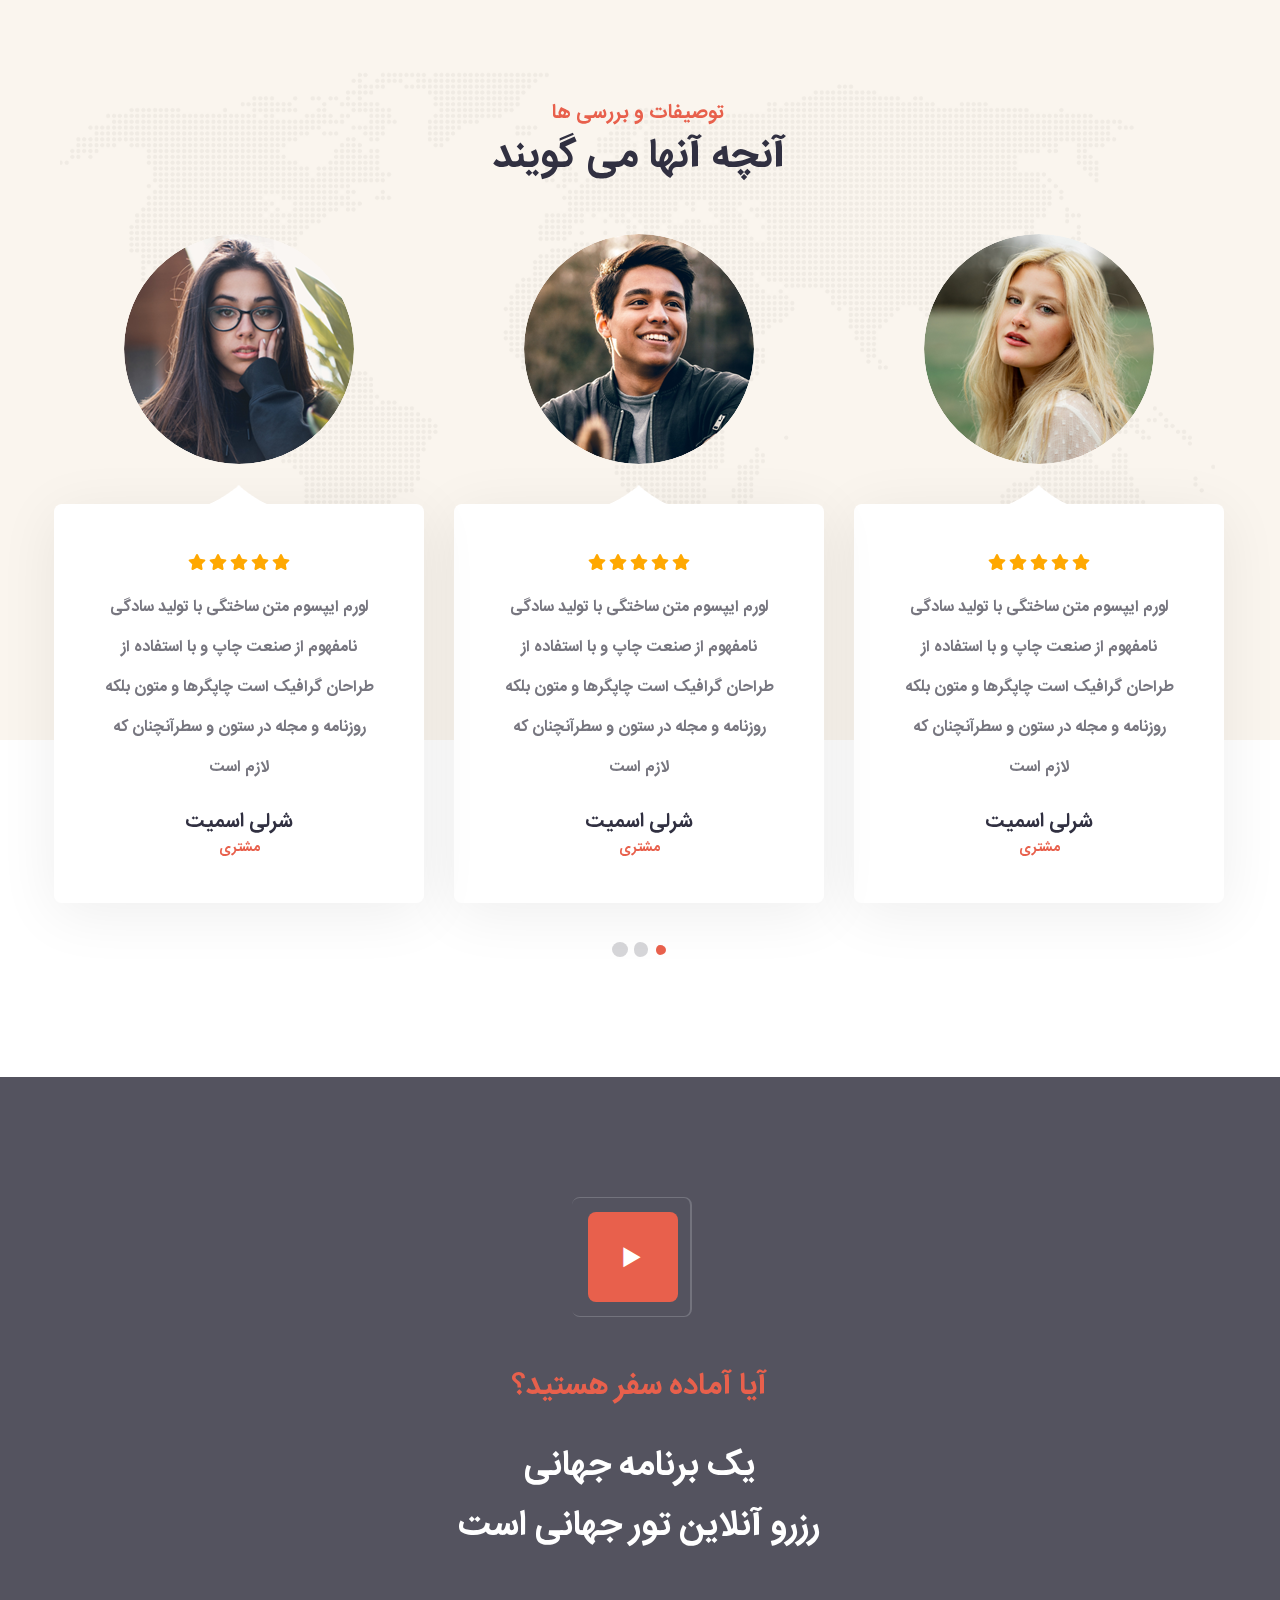
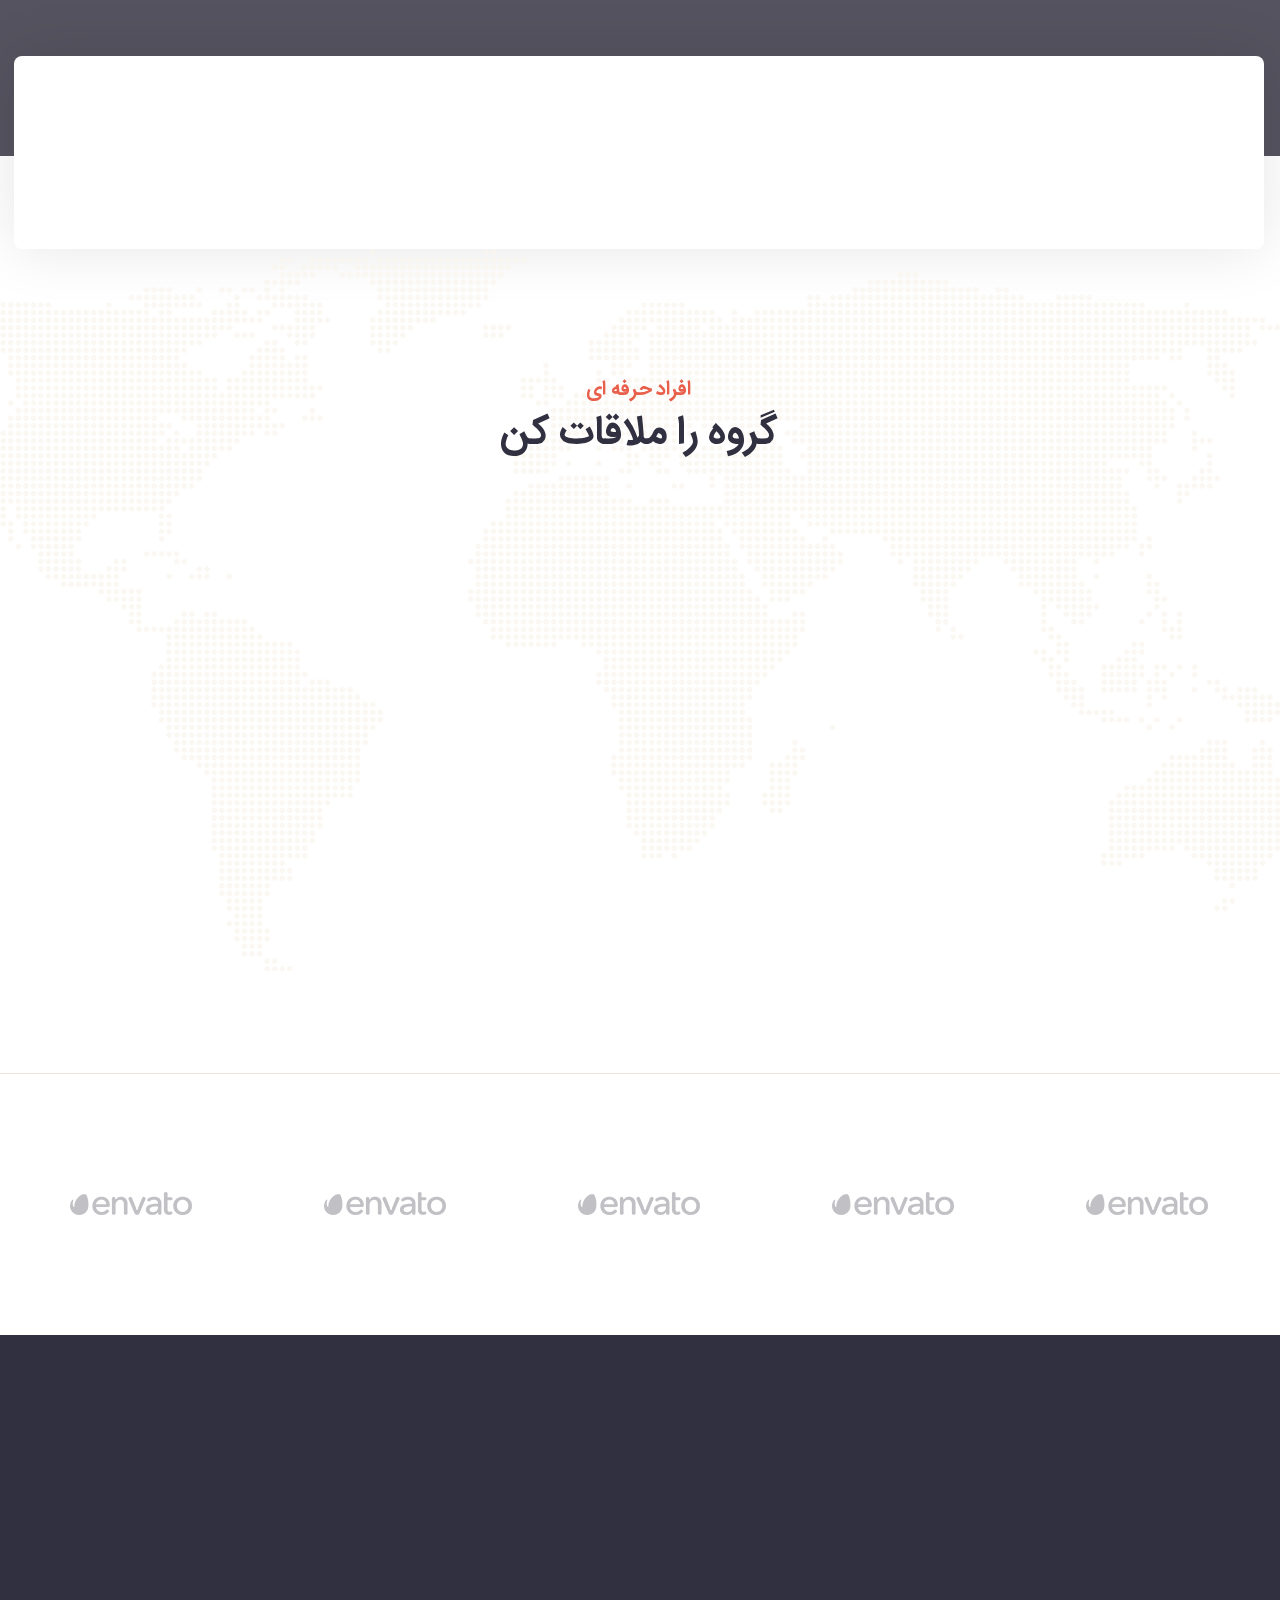
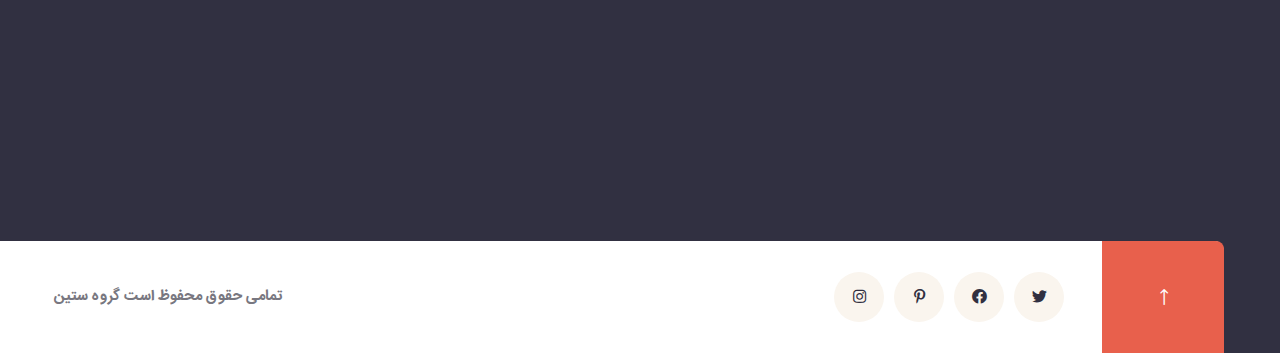
<file: project/about.html>
<!DOCTYPE html>
<html lang="en">

<head>
    <meta charset="UTF-8" />
    <meta name="viewport" content="width=device-width, initial-scale=1.0" />
    <title> ||  توویلی ||  الگو Tevily HTML برای تور</title>
    <!-- favicons Icons -->
    <link rel="apple-touch-icon" sizes="180x180" href="assets/images/favicons/apple-touch-icon.png" />
    <link rel="icon" type="image/png" sizes="32x32" href="assets/images/favicons/favicon-32x32.png" />
    <link rel="icon" type="image/png" sizes="16x16" href="assets/images/favicons/favicon-16x16.png" />
    
    <meta name="description" content="Tevily HTML Template For Tour" />

    <!-- fonts -->

    <link rel="stylesheet" href="assets/vendors/bootstrap/css/bootstrap.min.css" />
    <link rel="stylesheet" href="assets/vendors/animate/animate.min.css" />
    <link rel="stylesheet" href="assets/vendors/animate/custom-animate.css" />
    <link rel="stylesheet" href="assets/vendors/fontawesome/css/all.min.css" />
    <link rel="stylesheet" href="assets/vendors/jarallax/jarallax.css" />
    <link rel="stylesheet" href="assets/vendors/jquery-magnific-popup/jquery.magnific-popup.css" />
    <link rel="stylesheet" href="assets/vendors/nouislider/nouislider.min.css" />
    <link rel="stylesheet" href="assets/vendors/nouislider/nouislider.pips.css" />
    <link rel="stylesheet" href="assets/vendors/odometer/odometer.min.css" />
    <link rel="stylesheet" href="assets/vendors/swiper/swiper.min.css" />
    <link rel="stylesheet" href="assets/vendors/tevily-icons/style.css">
    <link rel="stylesheet" href="assets/vendors/tiny-slider/tiny-slider.min.css" />
    <link rel="stylesheet" href="assets/vendors/reey-font/stylesheet.css" />
    <link rel="stylesheet" href="assets/vendors/owl-carousel/owl.carousel.min.css" />
    <link rel="stylesheet" href="assets/vendors/owl-carousel/owl.theme.default.min.css" />
    <link rel="stylesheet" href="assets/vendors/twentytwenty/twentytwenty.css" />
    <link rel="stylesheet" href="assets/vendors/bxslider/jquery.bxslider.css" />
    <link rel="stylesheet" href="assets/vendors/bootstrap-select/css/bootstrap-select.min.css" />
    <link rel="stylesheet" href="assets/vendors/vegas/vegas.min.css" />
    <link rel="stylesheet" href="assets/vendors/jquery-ui/jquery-ui.css" />
    <link rel="stylesheet" href="assets/vendors/timepicker/timePicker.css" />

    <!-- template styles -->
    <link rel="stylesheet" href="assets/css/tevily.css" />
    <link rel="stylesheet" href="assets/css/tevily-responsive.css" />
</head>

<body>
    <div class="preloader">
        <img class="preloader__image" width="60" src="assets/images/loader.png" alt="" />
    </div>
    <!-- /.preloader -->
    <div class="page-wrapper">
        <header class="main-header clearfix">
            <div class="main-header__top">
                <div class="container">
                    <div class="main-header__top-inner clearfix">
                        <div class="main-header__top-left">
                            <ul class="list-unstyled main-header__top-address">
                                <li>
                                    <div class="icon">
                                        <span class="icon-phone-call"></span>
                                    </div>
                                    <div class="text">
                                        <a href="tel:09162352304">09162352304</a>
                                    </div>
                                </li>
                                <li>
                                    <div class="icon">
                                        <span class="icon-at"></span>
                                    </div>
                                    <div class="text">
                                        <a href="mailto:setinco@gmail.com">setinco@gmail.com</a>
                                    </div>
                                </li>
                            </ul>
                        </div>
                        <div class="main-header__top-right">
                            <div class="main-header__top-right-inner">
                                <div class="main-header__top-right-social">
                                    <a href="#"><i class="fab fa-facebook"></i></a>
                                    <a href="#"><i class="fab fa-twitter"></i></a>
                                    <a href="#"><i class="fab fa-instagram"></i></a>
                                    <a href="#"><i class="fab fa-dribbble"></i></a>
                                </div>
                                <div class="main-header__top-right-btn-box">
                                    <a href="#" class="thm-btn main-header__top-right-btn">راهنمایی</a>
                                </div>
                            </div>
                        </div>
                    </div>
                </div>
            </div>
            <nav class="main-menu clearfix">
                <div class="main-menu-wrapper clearfix">
                    <div class="container clearfix">
                        <div class="main-menu-wrapper-inner clearfix">
                            <div class="main-menu-wrapper__left clearfix">
                                <div class="main-menu-wrapper__logo">
                                    <a href="index.html"><img src="assets/images/resources/logo-1.png" alt=""></a>
                                </div>
                                <div class="main-menu-wrapper__main-menu">
                                    <a href="#" class="mobile-nav__toggler"><i class="fa fa-bars"></i></a>
                                    <ul class="main-menu__list">
                                        <li class="dropdown">
                                            <a href="index.html">خانه</a>
                                            <ul>
                                                <li>
                                                    <a href="index.html">خانه اول</a>
                                                </li>
                                                <li><a href="index2.html">خانه دوم</a></li>
                                                <li class="dropdown">
                                                    <a href="#">سبک هدر</a>
                                                    <ul>
                                                        <li><a href="index.html">هدر اول</a></li>
                                                        <li><a href="index.html">هدر دوم</a></li>
                                                    </ul>
                                                </li>
                                            </ul>
                                        </li>
                                        <li class="dropdown">
                                            <a href="#">مقصد</a>
                                            <ul>
                                                <li><a href="destinations.html">مقصد</a></li>
                                                <li><a href="destinations-details.html">جزئیات مقصد</a></li>
                                            </ul>
                                        </li>
                                        <li class="dropdown">
                                            <a href="#">تور</a>
                                            <ul>
                                                <li><a href="tours.html">تور</a></li>
                                                <li><a href="tours-list.html">لیست تور</a></li>
                                                <li><a href="tour-details.html">جزئیات تور</a></li>
                                            </ul>
                                        </li>
                                        <li class="dropdown current">
                                            <a href="#">صفحات</a>
                                            <ul>
                                                <li><a href="about.html">درباره ما</a></li>
                                            </ul>
                                        </li>
                                        <li class="dropdown">
                                            <a href="#">خبر</a>
                                            <ul>
                                                <li><a href="news.html">خبر</a></li>
                                                <li><a href="news-details.html">جزئیات خبر</a></li>
                                            </ul>
                                        </li>
                                        <li><a href="contact.html">تماس با ما</a></li>
                                    </ul>
                                </div>
                            </div>
                            <div class="main-menu-wrapper__right">
                                <a href="#" class="main-menu__search search-toggler icon-magnifying-glass"></a>
                                <a href="#" class="main-menu__user icon-avatar"></a>
                            </div>
                        </div>
                    </div>
                </div>
            </nav>
        </header>

        <div class="stricky-header stricked-menu main-menu">
            <div class="sticky-header__content"></div><!-- /.sticky-header__content -->
        </div><!-- /.stricky-header -->


        <!--Page Header Start-->
        <section class="page-header">
            <div class="page-header__top">
                <div class="page-header-bg" style="background-image: url(assets/images/backgrounds/page-header-bg.jpg)">
                </div>
                <div class="page-header-bg-overly"></div>
                <div class="container">
                    <div class="page-header__top-inner">
                        <h2>درباره ما</h2>
                    </div>
                </div>
            </div>
            <div class="page-header__bottom">
                <div class="container">
                    <div class="page-header__bottom-inner">
                        <ul class="thm-breadcrumb list-unstyled">
                            <li><a href="index.html">خانه</a></li>
                            <li><span>.</span></li>
                            <li>صفحات</li>
                            <li><span>.</span></li>
                            <li class="active">درباره ما</li>
                        </ul>
                    </div>
                </div>
            </div>
        </section>
        <!--Page Header End-->

        <!--About Page Start-->
        <section class="about-page">
            <div class="container">
                <div class="row">
                    <div class="col-xl-6">
                        <div class="about-page__left">
                            <div class="about-page__img">
                                <img src="assets/images/resources/about-page-img.jpg" alt="">
                            </div>
                        </div>
                    </div>
                    <div class="col-xl-6">
                        <div class="about-page__right">
                            <div class="section-title text-left">
                                <span class="section-title__tagline">درباره ما بیاموزید</span>
                                <h2 class="section-title__title">جرات جستجو با آژانس</h2>
                            </div>
                            <p class="about-page__text-1">یک مکان کاملاً مناسب برای گم شدن</p>
                            <p class="about-page__text-2">لورم ایپسوم متن ساختگی با تولید سادگی نامفهوم از صنعت چاپ و با استفاده از طراحان گرافیک است چاپگرها و متون بلکه روزنامه و مجله در ستون و سطرآنچنان که لازم است و برای شرایط فعلی تکنولوژی مورد نیاز و کاربردهای متنوع با هدف بهبود ابزارهای کاربردی می باشد</p>
                            <div class="about-page__progress">
                                <div class="about-page__progress-single">
                                    <h4 class="about-page__progress-title">بهترین خدمات</h4>
                                    <div class="bar">
                                        <div class="bar-inner count-bar" data-percent="77%">
                                            <div class="count-text">77%</div>
                                        </div>
                                    </div>
                                </div>
                                <div class="about-page__progress-single">
                                    <h4 class="about-page__progress-title">نمایندگی های تور</h4>
                                    <div class="bar marb-0">
                                        <div class="bar-inner count-bar" data-percent="38%">
                                            <div class="count-text">38%</div>
                                        </div>
                                    </div>
                                </div>
                            </div>
                        </div>
                    </div>
                </div>
            </div>
        </section>
        <!--About Page End-->

        <!--Book Now Start-->
        <section class="book-now">
            <div class="book-now-shape" style="background-image: url(assets/images/shapes/book-now-shape.png)"></div>
            <div class="container">
                <div class="row">
                    <div class="col-xl-12">
                        <div class="book-now__inner">
                            <div class="book-now__left">
                                <p>سفر خود را با ما برنامه ریزی کنید</p>
                                <h2>برای یک تور فراموش نشدنی آماده هستید؟</h2>
                            </div>
                            <div class="book-now__right">
                                <a href="#" class="thm-btn book-now__btn">رزرو تور</a>
                            </div>
                        </div>
                    </div>
                </div>
            </div>
        </section>
        <!--Book Now End-->

        <!--Testimonial One Start-->
        <section class="testimonial-one about-page-testimonial">
            <div class="about-page-testimonial-map"
                style="background-image: url(assets/images/shapes/about-page-testimonial-map.png)"></div>
            <div class="container">
                <div class="section-title text-center">
                    <span class="section-title__tagline">توصیفات و بررسی ها</span>
                    <h2 class="section-title__title">آنچه آنها می گویند</h2>
                </div>
                <div class="row">
                    <div class="col-xl-12">
                        <div class="testimonial-one__carousel owl-theme owl-carousel">
                            <div class="testimonial-one__single">
                                <div class="testimonial-one__img">
                                    <img src="assets/images/testimonial/testimonial-one-img-1.png" alt="">
                                </div>
                                <div class="testimonail-one__content">
                                    <div class="testimonial-one__top-revivew-box">
                                        <i class="fa fa-star"></i>
                                        <i class="fa fa-star"></i>
                                        <i class="fa fa-star"></i>
                                        <i class="fa fa-star"></i>
                                        <i class="fa fa-star"></i>
                                    </div>
                                    <p class="testimonial-one__text">لورم ایپسوم متن ساختگی با تولید سادگی نامفهوم از صنعت چاپ و با استفاده از طراحان گرافیک است چاپگرها و متون بلکه روزنامه و مجله در ستون و سطرآنچنان که لازم است</p>
                                    <div class="testimonial-one__client-info">
                                        <h3 class="testimonial-one__client-name">شرلی اسمیت</h3>
                                        <p class="testimonial-one__client-title">مشتری</p>
                                    </div>
                                </div>
                            </div>
                            <div class="testimonial-one__single">
                                <div class="testimonial-one__img">
                                    <img src="assets/images/testimonial/testimonial-one-img-2.png" alt="">
                                </div>
                                <div class="testimonail-one__content">
                                    <div class="testimonial-one__top-revivew-box">
                                        <i class="fa fa-star"></i>
                                        <i class="fa fa-star"></i>
                                        <i class="fa fa-star"></i>
                                        <i class="fa fa-star"></i>
                                        <i class="fa fa-star"></i>
                                    </div>
                                    <p class="testimonial-one__text">لورم ایپسوم متن ساختگی با تولید سادگی نامفهوم از صنعت چاپ و با استفاده از طراحان گرافیک است چاپگرها و متون بلکه روزنامه و مجله در ستون و سطرآنچنان که لازم است</p>
                                    <div class="testimonial-one__client-info">
                                        <h3 class="testimonial-one__client-name">شرلی اسمیت</h3>
                                        <p class="testimonial-one__client-title">مشتری</p>
                                    </div>
                                </div>
                            </div>
                            <div class="testimonial-one__single">
                                <div class="testimonial-one__img">
                                    <img src="assets/images/testimonial/testimonial-one-img-3.png" alt="">
                                </div>
                                <div class="testimonail-one__content">
                                    <div class="testimonial-one__top-revivew-box">
                                        <i class="fa fa-star"></i>
                                        <i class="fa fa-star"></i>
                                        <i class="fa fa-star"></i>
                                        <i class="fa fa-star"></i>
                                        <i class="fa fa-star"></i>
                                    </div>
                                    <p class="testimonial-one__text">لورم ایپسوم متن ساختگی با تولید سادگی نامفهوم از صنعت چاپ و با استفاده از طراحان گرافیک است چاپگرها و متون بلکه روزنامه و مجله در ستون و سطرآنچنان که لازم است</p>
                                    <div class="testimonial-one__client-info">
                                        <h3 class="testimonial-one__client-name">شرلی اسمیت</h3>
                                        <p class="testimonial-one__client-title">مشتری</p>
                                    </div>
                                </div>
                            </div>
                            <div class="testimonial-one__single">
                                <div class="testimonial-one__img">
                                    <img src="assets/images/testimonial/testimonial-one-img-1.png" alt="">
                                </div>
                                <div class="testimonail-one__content">
                                    <div class="testimonial-one__top-revivew-box">
                                        <i class="fa fa-star"></i>
                                        <i class="fa fa-star"></i>
                                        <i class="fa fa-star"></i>
                                        <i class="fa fa-star"></i>
                                        <i class="fa fa-star"></i>
                                    </div>
                                    <p class="testimonial-one__text">لورم ایپسوم متن ساختگی با تولید سادگی نامفهوم از صنعت چاپ و با استفاده از طراحان گرافیک است چاپگرها و متون بلکه روزنامه و مجله در ستون و سطرآنچنان که لازم است</p>
                                    <div class="testimonial-one__client-info">
                                        <h3 class="testimonial-one__client-name">شرلی اسمیت</h3>
                                        <p class="testimonial-one__client-title">مشتری</p>
                                    </div>
                                </div>
                            </div>
                            <div class="testimonial-one__single">
                                <div class="testimonial-one__img">
                                    <img src="assets/images/testimonial/testimonial-one-img-2.png" alt="">
                                </div>
                                <div class="testimonail-one__content">
                                    <div class="testimonial-one__top-revivew-box">
                                        <i class="fa fa-star"></i>
                                        <i class="fa fa-star"></i>
                                        <i class="fa fa-star"></i>
                                        <i class="fa fa-star"></i>
                                        <i class="fa fa-star"></i>
                                    </div>
                                    <p class="testimonial-one__text">لورم ایپسوم متن ساختگی با تولید سادگی نامفهوم از صنعت چاپ و با استفاده از طراحان گرافیک است چاپگرها و متون بلکه روزنامه و مجله در ستون و سطرآنچنان که لازم است</p>
                                    <div class="testimonial-one__client-info">
                                        <h3 class="testimonial-one__client-name">شرلی اسمیت</h3>
                                        <p class="testimonial-one__client-title">مشتری</p>
                                    </div>
                                </div>
                            </div>
                            <div class="testimonial-one__single">
                                <div class="testimonial-one__img">
                                    <img src="assets/images/testimonial/testimonial-one-img-3.png" alt="">
                                </div>
                                <div class="testimonail-one__content">
                                    <div class="testimonial-one__top-revivew-box">
                                        <i class="fa fa-star"></i>
                                        <i class="fa fa-star"></i>
                                        <i class="fa fa-star"></i>
                                        <i class="fa fa-star"></i>
                                        <i class="fa fa-star"></i>
                                    </div>
                                    <p class="testimonial-one__text">لورم ایپسوم متن ساختگی با تولید سادگی نامفهوم از صنعت چاپ و با استفاده از طراحان گرافیک است چاپگرها و متون بلکه روزنامه و مجله در ستون و سطرآنچنان که لازم است</p>
                                    <div class="testimonial-one__client-info">
                                        <h3 class="testimonial-one__client-name">شرلی اسمیت</h3>
                                        <p class="testimonial-one__client-title">مشتری</p>
                                    </div>
                                </div>
                            </div>
                            <div class="testimonial-one__single">
                                <div class="testimonial-one__img">
                                    <img src="assets/images/testimonial/testimonial-one-img-1.png" alt="">
                                </div>
                                <div class="testimonail-one__content">
                                    <div class="testimonial-one__top-revivew-box">
                                        <i class="fa fa-star"></i>
                                        <i class="fa fa-star"></i>
                                        <i class="fa fa-star"></i>
                                        <i class="fa fa-star"></i>
                                        <i class="fa fa-star"></i>
                                    </div>
                                    <p class="testimonial-one__text">لورم ایپسوم متن ساختگی با تولید سادگی نامفهوم از صنعت چاپ و با استفاده از طراحان گرافیک است چاپگرها و متون بلکه روزنامه و مجله در ستون و سطرآنچنان که لازم است</p>
                                    <div class="testimonial-one__client-info">
                                        <h3 class="testimonial-one__client-name">شرلی اسمیت</h3>
                                        <p class="testimonial-one__client-title">مشتری</p>
                                    </div>
                                </div>
                            </div>
                            <div class="testimonial-one__single">
                                <div class="testimonial-one__img">
                                    <img src="assets/images/testimonial/testimonial-one-img-2.png" alt="">
                                </div>
                                <div class="testimonail-one__content">
                                    <div class="testimonial-one__top-revivew-box">
                                        <i class="fa fa-star"></i>
                                        <i class="fa fa-star"></i>
                                        <i class="fa fa-star"></i>
                                        <i class="fa fa-star"></i>
                                        <i class="fa fa-star"></i>
                                    </div>
                                    <p class="testimonial-one__text">لورم ایپسوم متن ساختگی با تولید سادگی نامفهوم از صنعت چاپ و با استفاده از طراحان گرافیک است چاپگرها و متون بلکه روزنامه و مجله در ستون و سطرآنچنان که لازم است</p>
                                    <div class="testimonial-one__client-info">
                                        <h3 class="testimonial-one__client-name">شرلی اسمیت</h3>
                                        <p class="testimonial-one__client-title">مشتری</p>
                                    </div>
                                </div>
                            </div>
                            <div class="testimonial-one__single">
                                <div class="testimonial-one__img">
                                    <img src="assets/images/testimonial/testimonial-one-img-3.png" alt="">
                                </div>
                                <div class="testimonail-one__content">
                                    <div class="testimonial-one__top-revivew-box">
                                        <i class="fa fa-star"></i>
                                        <i class="fa fa-star"></i>
                                        <i class="fa fa-star"></i>
                                        <i class="fa fa-star"></i>
                                        <i class="fa fa-star"></i>
                                    </div>
                                    <p class="testimonial-one__text">لورم ایپسوم متن ساختگی با تولید سادگی نامفهوم از صنعت چاپ و با استفاده از طراحان گرافیک است چاپگرها و متون بلکه روزنامه و مجله در ستون و سطرآنچنان که لازم است</p>
                                    <div class="testimonial-one__client-info">
                                        <h3 class="testimonial-one__client-name">شرلی اسمیت</h3>
                                        <p class="testimonial-one__client-title">مشتری</p>
                                    </div>
                                </div>
                            </div>
                        </div>
                    </div>
                </div>
            </div>
        </section>
        <!--Testimonial One End-->

        <!--Video Two Start-->
        <div class="video-two">
            <div class="video-two-bg jarallax" data-jarallax data-speed="0.2" data-imgPosition="50% 0%"
                style="background-image: url(assets/images/backgrounds/video-one-two-bg.jpg)"></div>
            <div class="container">
                <div class="row">
                    <div class="col-xl-12">
                        <div class="video-two__inner">
                            <div class="video-one__video-link">
                                <a href="https://www.youtube.com/watch?v=Get7rqXYrbQ" class="video-popup">
                                    <div class="video-one__video-icon">
                                        <span class="icon-play-button"></span>
                                        <i class="ripple"></i>
                                    </div>
                                </a>
                            </div>
                            <p class="video-one__tagline">آیا آماده سفر هستید؟</p>
                            <h2 class="video-one__title"> یک برنامه جهانی <br>رزرو آنلاین تور جهانی است
                            </h2>
                        </div>
                    </div>
                </div>
            </div>
        </div>
        <!--Video Two End-->

        <!--Counter One Start-->
        <div class="counter-one">
            <div class="counter-one__container">
                <ul class="list-unstyled counters-one__box">
                    <li class="counter-one__single wow fadeInUp" data-wow-delay="100ms">
                        <h3 class="odometer" data-count="870">00</h3>
                        <p class="counter-one__text">مجموع کمک های مالی</p>
                    </li>
                    <li class="counter-one__single wow fadeInUp" data-wow-delay="200ms">
                        <h3 class="odometer" data-count="480">00</h3>
                        <p class="counter-one__text">کمپین ها بسته شد</p>
                    </li>
                    <li class="counter-one__single wow fadeInUp" data-wow-delay="300ms">
                        <h3 class="odometer" data-count="930">00</h3>
                        <p class="counter-one__text">مردم شاد</p>
                    </li>
                    <li class="counter-one__single wow fadeInUp" data-wow-delay="400ms">
                        <h3 class="odometer" data-count="63">00</h3>
                        <p class="counter-one__text">داوطلبان ما</p>
                    </li>
                </ul>
            </div>
        </div>
        <!--Counter One End-->

        <!--Team One Start-->
        <section class="team-one">
            <div class="team-one-map" style="background-image: url(assets/images/shapes/team-one-map.png)"></div>
            <div class="container">
                <div class="section-title text-center">
                    <span class="section-title__tagline">افراد حرفه ای</span>
                    <h2 class="section-title__title">گروه را ملاقات کن</h2>
                </div>
                <div class="row">
                    <div class="col-xl-3 col-lg-6 col-md-6 wow fadeInLeft" data-wow-delay="0ms"
                        data-wow-duration="1000ms">
                        <!--Team One Single-->
                        <div class="team-one__single">
                            <div class="team-one__img">
                                <img src="assets/images/team/team-1-1.jpg" alt="">
                            </div>
                            <div class="team-one__content">
                                <h4 class="team-one__name">جسیکا براون</h4>
                                <p class="team-one__title">مشاور</p>
                                <div class="team-one__social">
                                    <a href="#"><i class="fab fa-facebook"></i></a>
                                    <a href="#"><i class="fab fa-twitter"></i></a>
                                    <a href="#"><i class="fab fa-instagram"></i></a>
                                </div>
                            </div>
                        </div>
                    </div>
                    <div class="col-xl-3 col-lg-6 col-md-6 wow fadeInLeft" data-wow-delay="100ms"
                        data-wow-duration="1000ms">
                        <!--Team One Single-->
                        <div class="team-one__single">
                            <div class="team-one__img">
                                <img src="assets/images/team/team-1-2.jpg" alt="">
                            </div>
                            <div class="team-one__content">
                                <h4 class="team-one__name">جسیکا براون</h4>
                                <p class="team-one__title">مشاور</p>
                                <div class="team-one__social">
                                    <a href="#"><i class="fab fa-facebook"></i></a>
                                    <a href="#"><i class="fab fa-twitter"></i></a>
                                    <a href="#"><i class="fab fa-instagram"></i></a>
                                </div>
                            </div>
                        </div>
                    </div>
                    <div class="col-xl-3 col-lg-6 col-md-6 wow fadeInRight" data-wow-delay="0ms"
                        data-wow-duration="1000ms">
                        <!--Team One Single-->
                        <div class="team-one__single">
                            <div class="team-one__img">
                                <img src="assets/images/team/team-1-3.jpg" alt="">
                            </div>
                            <div class="team-one__content">
                                <h4 class="team-one__name">جسیکا براون</h4>
                                <p class="team-one__title">مشاور</p>
                                <div class="team-one__social">
                                    <a href="#"><i class="fab fa-facebook"></i></a>
                                    <a href="#"><i class="fab fa-twitter"></i></a>
                                    <a href="#"><i class="fab fa-instagram"></i></a>
                                </div>
                            </div>
                        </div>
                    </div>
                    <div class="col-xl-3 col-lg-6 col-md-6 wow fadeInRight" data-wow-delay="100ms"
                        data-wow-duration="1000ms">
                        <!--Team One Single-->
                        <div class="team-one__single">
                            <div class="team-one__img">
                                <img src="assets/images/team/team-1-4.jpg" alt="">
                            </div>
                            <div class="team-one__content">
                                <h4 class="team-one__name">جسیکا براون</h4>
                                <p class="team-one__title">مشاور</p>
                                <div class="team-one__social">
                                    <a href="#"><i class="fab fa-facebook"></i></a>
                                    <a href="#"><i class="fab fa-twitter"></i></a>
                                    <a href="#"><i class="fab fa-instagram"></i></a>
                                </div>
                            </div>
                        </div>
                    </div>
                </div>
            </div>
        </section>
        <!--Team One End-->

        <!--Brand Three Start-->
        <section class="brand-two brand-three">
            <div class="container">
                <div class="thm-swiper__slider swiper-container" data-swiper-options='{"spaceBetween": 100, "slidesPerView": 5, "autoplay": { "delay": 5000 }, "breakpoints": {
                    "0": {
                        "spaceBetween": 30,
                        "slidesPerView": 2
                    },
                    "375": {
                        "spaceBetween": 30,
                        "slidesPerView": 2
                    },
                    "575": {
                        "spaceBetween": 30,
                        "slidesPerView": 3
                    },
                    "767": {
                        "spaceBetween": 50,
                        "slidesPerView": 4
                    },
                    "991": {
                        "spaceBetween": 50,
                        "slidesPerView": 5
                    },
                    "1199": {
                        "spaceBetween": 100,
                        "slidesPerView": 5
                    }
                }}'>
                    <div class="swiper-wrapper">
                        <div class="swiper-slide">
                            <img src="assets/images/brand/brand-2-1.png" alt="">
                        </div><!-- /.swiper-slide -->
                        <div class="swiper-slide">
                            <img src="assets/images/brand/brand-2-2.png" alt="">
                        </div><!-- /.swiper-slide -->
                        <div class="swiper-slide">
                            <img src="assets/images/brand/brand-2-3.png" alt="">
                        </div><!-- /.swiper-slide -->
                        <div class="swiper-slide">
                            <img src="assets/images/brand/brand-2-4.png" alt="">
                        </div><!-- /.swiper-slide -->
                        <div class="swiper-slide">
                            <img src="assets/images/brand/brand-2-5.png" alt="">
                        </div><!-- /.swiper-slide -->
                        <div class="swiper-slide">
                            <img src="assets/images/brand/brand-2-1.png" alt="">
                        </div><!-- /.swiper-slide -->
                        <div class="swiper-slide">
                            <img src="assets/images/brand/brand-2-2.png" alt="">
                        </div><!-- /.swiper-slide -->
                        <div class="swiper-slide">
                            <img src="assets/images/brand/brand-2-3.png" alt="">
                        </div><!-- /.swiper-slide -->
                        <div class="swiper-slide">
                            <img src="assets/images/brand/brand-2-4.png" alt="">
                        </div><!-- /.swiper-slide -->
                        <div class="swiper-slide">
                            <img src="assets/images/brand/brand-2-5.png" alt="">
                        </div><!-- /.swiper-slide -->
                    </div>
                </div>
            </div>
        </section>
        <!--Brand Three End-->

        <!--Site Footer One Start-->
        <footer class="site-footer">
            <div class="site-footer__top">
                <div class="container">
                    <div class="site-footer__top-inner">
                        <div class="row">
                            <div class="col-xl-4 col-lg-6 col-md-6 wow fadeInUp" data-wow-delay="100ms">
                                <div class="footer-widget__column footer-widget__about">
                                    <div class="footer-widget__about-logo">
                                        <a href="index.html"><img src="assets/images/resources/footer-logo.png"
                                                alt=""></a>
                                    </div>
                                    <p class="footer-widget__about-text">به آژانس سفر و تور ما خوش آمدید. لورم به سادگی متن  را ارسال می کند.</p>
                                    <ul class="footer-widget__about-contact list-unstyled">
                                        <li>
                                            <div class="icon">
                                                <i class="fas fa-phone-square-alt"></i>
                                            </div>
                                            <div class="text">
                                                <a href="tel:09162352304">09162352304</a>
                                            </div>
                                        </li>
                                        <li>
                                            <div class="icon">
                                                <i class="fas fa-envelope"></i>
                                            </div>
                                            <div class="text">
                                                <a href="mailto:setinco@gmail.com">setinco@gmail.com</a>
                                            </div>
                                        </li>
                                        <li>
                                            <div class="icon">
                                                <i class="fas fa-map-marker-alt"></i>
                                            </div>
                                            <div class="text">
                                                <p>ایران یزد خیابان مطهری</p>
                                            </div>
                                        </li>
                                    </ul>
                                </div>
                            </div>
                            <div class="col-xl-2 col-lg-6 col-md-6 wow fadeInUp" data-wow-delay="200ms">
                                <div class="footer-widget__column footer-widget__company clearfix">
                                    <h3 class="footer-widget__title">شرکت</h3>
                                    <ul class="footer-widget__company-list list-unstyled">
                                        <li><a href="about.html">درباره ما</a></li>
                                        <li><a href="#">وبلاگ</a></li>
                                        <li><a href="#">جوایز</a></li>
                                        <li><a href="#">همکاری با ما</a></li>
                                        <li><a href="#">گروه را ملاقات کن</a></li>
                                    </ul>
                                </div>
                            </div>
                            <div class="col-xl-2 col-lg-6 col-md-6 wow fadeInUp" data-wow-delay="300ms">
                                <div class="footer-widget__column footer-widget__explore">
                                    <h3 class="footer-widget__title">بیشتر</h3>
                                    <ul class="list-unstyled footer-widget__explore-list">
                                        <li><a href="#">حساب</a></li>
                                        <li><a href="#">مجوز</a></li>
                                        <li><a href="#">تماس با ما</a></li>
                                        <li><a href="#">مشارکت</a></li>
                                        <li><a href="#">حریم خصوصی</a></li>
                                    </ul>
                                </div>
                            </div>
                            <div class="col-xl-4 col-lg-6 col-md-6 wow fadeInUp" data-wow-delay="400ms">
                                <div class="footer-widget__column footer-widget__newsletter">
                                    <h3 class="footer-widget__title">خبر نامه</h3>
                                    <form class="footer-widget__newsletter-form mc-form"
                                        data-url="">
                                        <div class="footer-widget__newsletter-input-box">
                                            <input type="email" placeholder="آدرس ایمیل" name="EMAIL">
                                            <button type="submit"
                                                class="footer-widget__newsletter-btn">عضویت شما </button>
                                        </div>
                                    </form>
                                    <div class="mc-form__response text-center"></div><!-- /.mc-form__response -->
                                    <div class="footer-widget__newsletter-bottom">
                                        <div class="footer-widget__newsletter-bottom-icon">
                                            <i class="fa fa-check"></i>
                                        </div>
                                        <div class="footer-widget__newsletter-bottom-text">
                                            <p>من با تمام شرایط و قوانین موافقم</p>
                                        </div>
                                    </div>
                                </div>
                            </div>
                        </div>
                    </div>
                </div>
            </div>
            <div class="site-footer__bottom">
                <div class="container">
                    <div class="row">
                        <div class="col-xl-12">
                            <div class="site-footer__bottom-inner">
                                <div class="site-footer__bottom-left">
                                    <div class="footer-widget__social">
                                        <a href="#"><i class="fab fa-twitter"></i></a>
                                        <a href="#"><i class="fab fa-facebook"></i></a>
                                        <a href="#"><i class="fab fa-pinterest-p"></i></a>
                                        <a href="#"><i class="fab fa-instagram"></i></a>
                                    </div>
                                </div>
                                <div class="site-footer__bottom-right">
                                    <p>تمامی حقوق محفوظ است <a href="#">گروه ستین</a></p>
                                </div>
                                <div class="site-footer__bottom-left-arrow">
                                    <a href="#" data-target="html" class="scroll-to-target scroll-to-top"><span
                                            class="icon-right-arrow"></span></a>
                                </div>
                            </div>
                        </div>
                    </div>
                </div>
            </div>
        </footer>
        <!--Site Footer One End-->


    </div><!-- /.page-wrapper -->


    <div class="mobile-nav__wrapper">
        <div class="mobile-nav__overlay mobile-nav__toggler"></div>
        <!-- /.mobile-nav__overlay -->
        <div class="mobile-nav__content">
            <span class="mobile-nav__close mobile-nav__toggler"><i class="fa fa-times"></i></span>

            <div class="logo-box">
                <a href="index.html" aria-label="logo image"><img src="assets/images/resources/logo-2.png" width="155"
                        alt="" /></a>
            </div>
            <!-- /.logo-box -->
            <div class="mobile-nav__container"></div>
            <!-- /.mobile-nav__container -->

            <ul class="mobile-nav__contact list-unstyled">
                <li>
                    <i class="fa fa-envelope"></i>
                    <a href="mailto:setinco@gmail.com">setinco@gmail.com</a>
                </li>
                <li>
                    <i class="fa fa-phone-alt"></i>
                    <a href="tel:666-888-0000">09162352304</a>
                </li>
            </ul><!-- /.mobile-nav__contact -->
            <div class="mobile-nav__top">
                <div class="mobile-nav__social">
                    <a href="#" class="fab fa-twitter"></a>
                    <a href="#" class="fab fa-facebook-square"></a>
                    <a href="#" class="fab fa-pinterest-p"></a>
                    <a href="#" class="fab fa-instagram"></a>
                </div><!-- /.mobile-nav__social -->
            </div><!-- /.mobile-nav__top -->



        </div>
        <!-- /.mobile-nav__content -->
    </div>
    <!-- /.mobile-nav__wrapper -->

    <div class="search-popup">
        <div class="search-popup__overlay search-toggler"></div>
        <!-- /.search-popup__overlay -->
        <div class="search-popup__content">
            <form action="#">
                <label for="search" class="sr-only">جستجو کنید</label><!-- /.sr-only -->
                <input type="text" id="search" placeholder="جستجو کنید..." />
                <button type="submit" aria-label="search submit" class="thm-btn">
                    <i class="icon-magnifying-glass"></i>
                </button>
            </form>
        </div>
        <!-- /.search-popup__content -->
    </div>
    <!-- /.search-popup -->




    <script src="assets/vendors/jquery/jquery-3.6.0.min.js"></script>
    <script src="assets/vendors/bootstrap/js/bootstrap.bundle.min.js"></script>
    <script src="assets/vendors/jarallax/jarallax.min.js"></script>
    <script src="assets/vendors/jquery-ajaxchimp/jquery.ajaxchimp.min.js"></script>
    <script src="assets/vendors/jquery-appear/jquery.appear.min.js"></script>
    <script src="assets/vendors/jquery-circle-progress/jquery.circle-progress.min.js"></script>
    <script src="assets/vendors/jquery-magnific-popup/jquery.magnific-popup.min.js"></script>
    <script src="assets/vendors/jquery-validate/jquery.validate.min.js"></script>
    <script src="assets/vendors/nouislider/nouislider.min.js"></script>
    <script src="assets/vendors/odometer/odometer.min.js"></script>
    <script src="assets/vendors/swiper/swiper.min.js"></script>
    <script src="assets/vendors/tiny-slider/tiny-slider.min.js"></script>
    <script src="assets/vendors/wnumb/wNumb.min.js"></script>
    <script src="assets/vendors/wow/wow.js"></script>
    <script src="assets/vendors/isotope/isotope.js"></script>
    <script src="assets/vendors/countdown/countdown.min.js"></script>
    <script src="assets/vendors/owl-carousel/owl.carousel.min.js"></script>
    <script src="assets/vendors/twentytwenty/twentytwenty.js"></script>
    <script src="assets/vendors/twentytwenty/jquery.event.move.js"></script>
    <script src="assets/vendors/bxslider/jquery.bxslider.min.js"></script>
    <script src="assets/vendors/bootstrap-select/js/bootstrap-select.min.js"></script>
    <script src="assets/vendors/vegas/vegas.min.js"></script>
    <script src="assets/vendors/jquery-ui/jquery-ui.js"></script>
    <script src="assets/vendors/timepicker/timePicker.js"></script>
  <script src="assets/vendors/bootstrap-datepicker.min.js"></script>
  <script src="assets/vendors/bootstrap-datepicker.fa.min.js"></script>




    <!-- template js -->
    <script src="assets/js/tevily.js"></script>
</body>

</html>
</file>
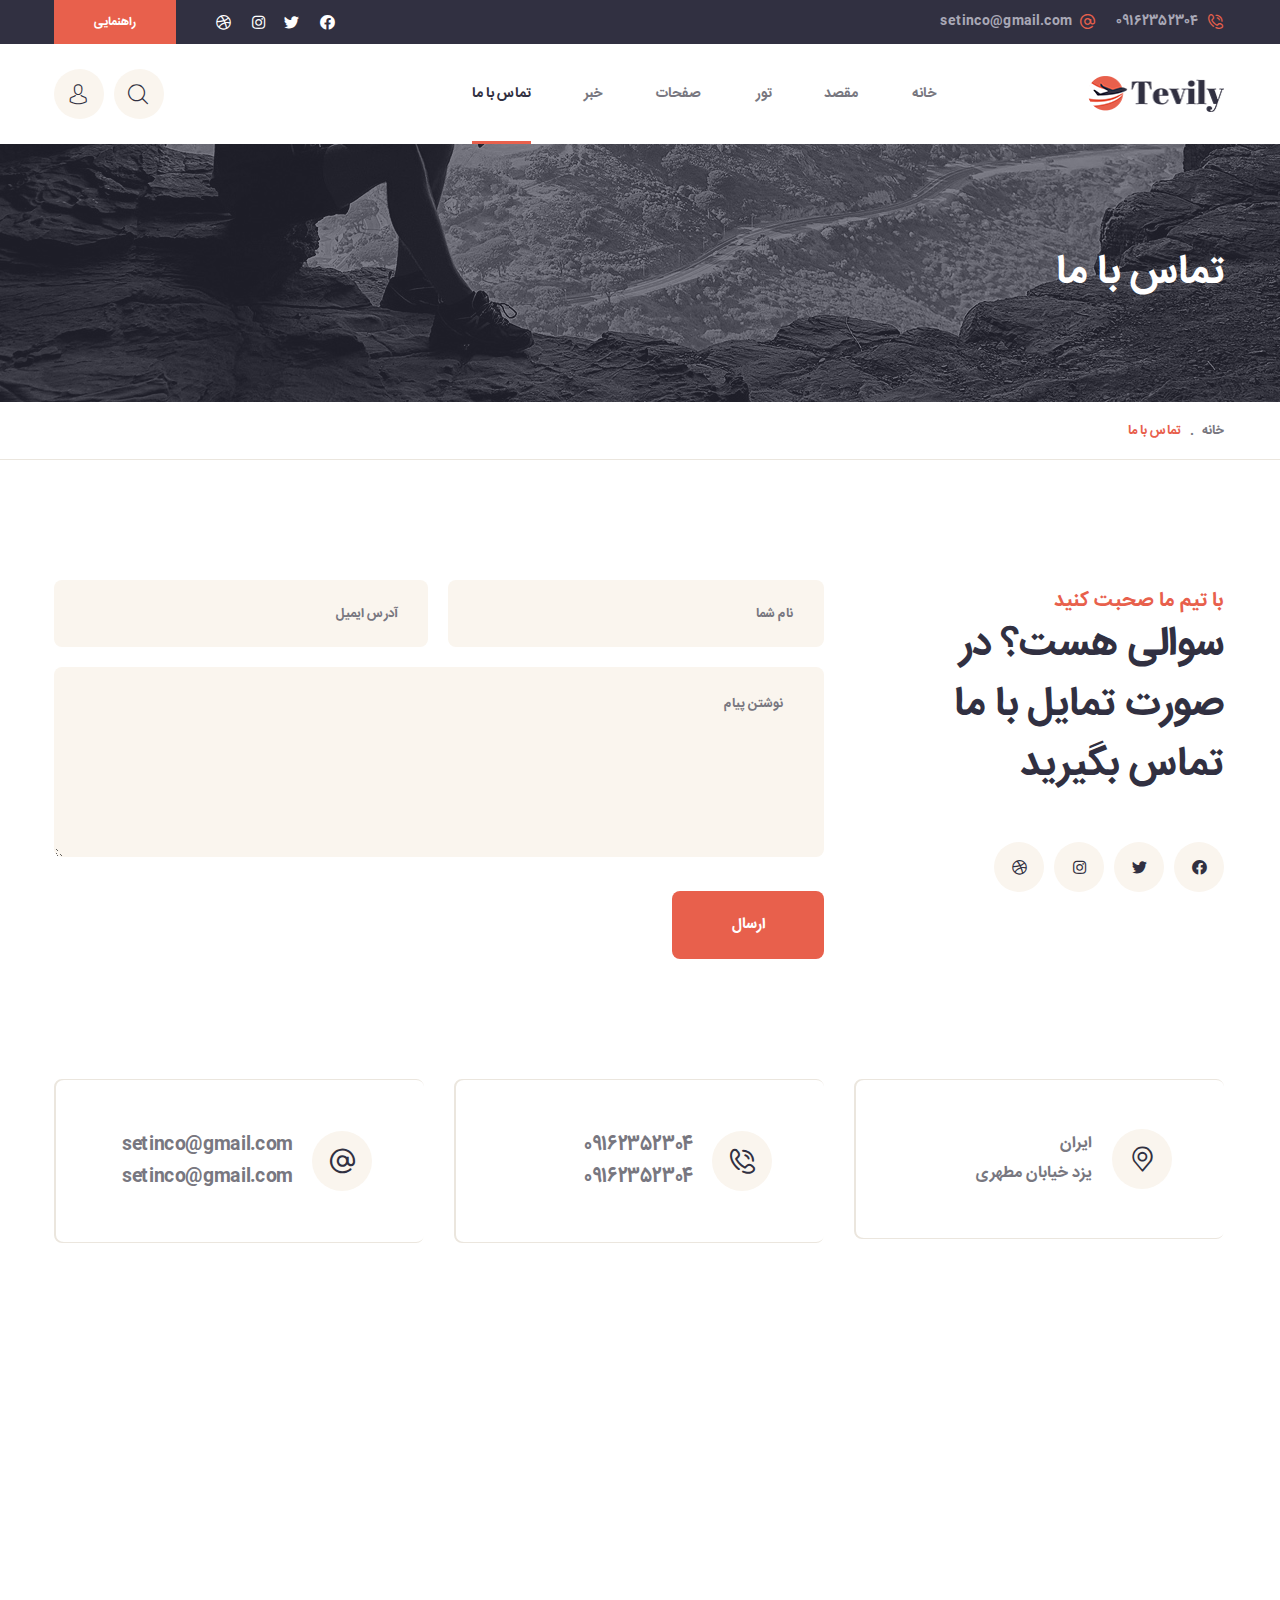
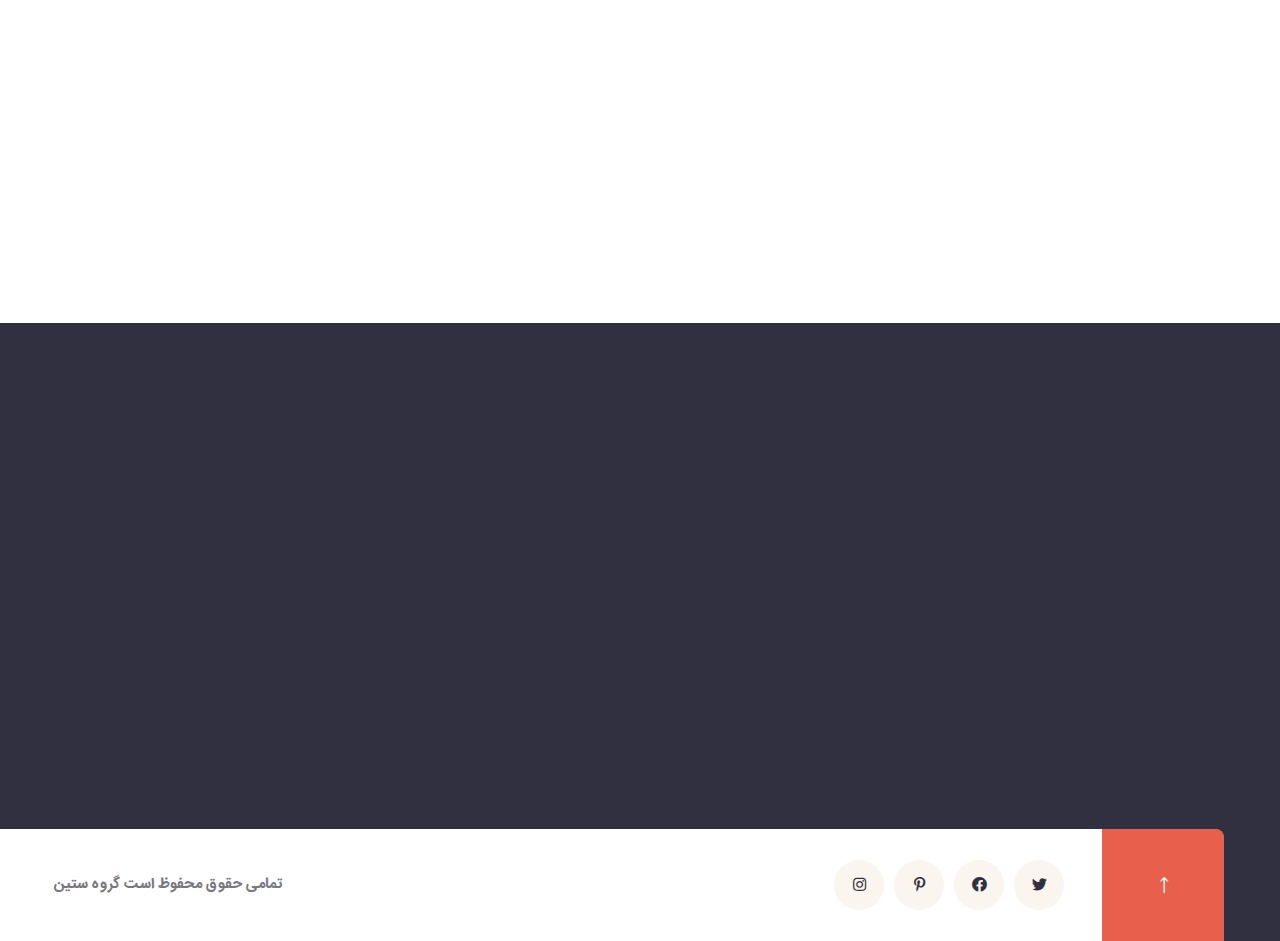
<file: project/contact.html>
<!DOCTYPE html>
<html lang="en">

<head>
    <meta charset="UTF-8" />
    <meta name="viewport" content="width=device-width, initial-scale=1.0" />
    <title> ||  توویلی ||  الگو Tevily HTML برای تور</title>
    <!-- favicons Icons -->
    <link rel="apple-touch-icon" sizes="180x180" href="assets/images/favicons/apple-touch-icon.png" />
    <link rel="icon" type="image/png" sizes="32x32" href="assets/images/favicons/favicon-32x32.png" />
    <link rel="icon" type="image/png" sizes="16x16" href="assets/images/favicons/favicon-16x16.png" />
    
    <meta name="description" content="Tevily HTML Template For Tour" />

    <!-- fonts -->



    <link rel="stylesheet" href="assets/vendors/bootstrap/css/bootstrap.min.css" />
    <link rel="stylesheet" href="assets/vendors/animate/animate.min.css" />
    <link rel="stylesheet" href="assets/vendors/animate/custom-animate.css" />
    <link rel="stylesheet" href="assets/vendors/fontawesome/css/all.min.css" />
    <link rel="stylesheet" href="assets/vendors/jarallax/jarallax.css" />
    <link rel="stylesheet" href="assets/vendors/jquery-magnific-popup/jquery.magnific-popup.css" />
    <link rel="stylesheet" href="assets/vendors/nouislider/nouislider.min.css" />
    <link rel="stylesheet" href="assets/vendors/nouislider/nouislider.pips.css" />
    <link rel="stylesheet" href="assets/vendors/odometer/odometer.min.css" />
    <link rel="stylesheet" href="assets/vendors/swiper/swiper.min.css" />
    <link rel="stylesheet" href="assets/vendors/tevily-icons/style.css">
    <link rel="stylesheet" href="assets/vendors/tiny-slider/tiny-slider.min.css" />
    <link rel="stylesheet" href="assets/vendors/reey-font/stylesheet.css" />
    <link rel="stylesheet" href="assets/vendors/owl-carousel/owl.carousel.min.css" />
    <link rel="stylesheet" href="assets/vendors/owl-carousel/owl.theme.default.min.css" />
    <link rel="stylesheet" href="assets/vendors/twentytwenty/twentytwenty.css" />
    <link rel="stylesheet" href="assets/vendors/bxslider/jquery.bxslider.css" />
    <link rel="stylesheet" href="assets/vendors/bootstrap-select/css/bootstrap-select.min.css" />
    <link rel="stylesheet" href="assets/vendors/vegas/vegas.min.css" />
    <link rel="stylesheet" href="assets/vendors/jquery-ui/jquery-ui.css" />
    <link rel="stylesheet" href="assets/vendors/timepicker/timePicker.css" />

    <!-- template styles -->
    <link rel="stylesheet" href="assets/css/tevily.css" />
    <link rel="stylesheet" href="assets/css/tevily-responsive.css" />
</head>

<body>
    <div class="preloader">
        <img class="preloader__image" width="60" src="assets/images/loader.png" alt="" />
    </div>
    <!-- /.preloader -->
    <div class="page-wrapper">
        <header class="main-header clearfix">
            <div class="main-header__top">
                <div class="container">
                    <div class="main-header__top-inner clearfix">
                        <div class="main-header__top-left">
                            <ul class="list-unstyled main-header__top-address">
                                <li>
                                    <div class="icon">
                                        <span class="icon-phone-call"></span>
                                    </div>
                                    <div class="text">
                                        <a href="tel:09162352304">09162352304</a>
                                    </div>
                                </li>
                                <li>
                                    <div class="icon">
                                        <span class="icon-at"></span>
                                    </div>
                                    <div class="text">
                                        <a href="mailto:setinco@gmail.com">setinco@gmail.com</a>
                                    </div>
                                </li>
                            </ul>
                        </div>
                        <div class="main-header__top-right">
                            <div class="main-header__top-right-inner">
                                <div class="main-header__top-right-social">
                                    <a href="#"><i class="fab fa-facebook"></i></a>
                                    <a href="#"><i class="fab fa-twitter"></i></a>
                                    <a href="#"><i class="fab fa-instagram"></i></a>
                                    <a href="#"><i class="fab fa-dribbble"></i></a>
                                </div>
                                <div class="main-header__top-right-btn-box">
                                    <a href="#" class="thm-btn main-header__top-right-btn">راهنمایی</a>
                                </div>
                            </div>
                        </div>
                    </div>
                </div>
            </div>
            <nav class="main-menu clearfix">
                <div class="main-menu-wrapper clearfix">
                    <div class="container clearfix">
                        <div class="main-menu-wrapper-inner clearfix">
                            <div class="main-menu-wrapper__left clearfix">
                                <div class="main-menu-wrapper__logo">
                                    <a href="index.html"><img src="assets/images/resources/logo-1.png" alt=""></a>
                                </div>
                                <div class="main-menu-wrapper__main-menu">
                                    <a href="#" class="mobile-nav__toggler"><i class="fa fa-bars"></i></a>
                                    <ul class="main-menu__list">
                                        <li class="dropdown">
                                            <a href="index.html">خانه</a>
                                            <ul>
                                                <li>
                                                    <a href="index.html">خانه اول</a>
                                                </li>
                                                <li><a href="index2.html">خانه دوم</a></li>
                                                <li class="dropdown">
                                                    <a href="#">سبک هدر</a>
                                                    <ul>
                                                        <li><a href="index.html">هدر اول</a></li>
                                                        <li><a href="index.html">هدر دوم</a></li>
                                                    </ul>
                                                </li>
                                            </ul>
                                        </li>
                                        <li class="dropdown">
                                            <a href="#">مقصد</a>
                                            <ul>
                                                <li><a href="destinations.html">مقصد</a></li>
                                                <li><a href="destinations-details.html">جزئیات مقصد</a></li>
                                            </ul>
                                        </li>
                                        <li class="dropdown">
                                            <a href="#">تور</a>
                                            <ul>
                                                <li><a href="tours.html">تور</a></li>
                                                <li><a href="tours-list.html">لیست تور</a></li>
                                                <li><a href="tour-details.html">جزئیات تور</a></li>
                                            </ul>
                                        </li>
                                        <li class="dropdown">
                                            <a href="#">صفحات</a>
                                            <ul>
                                                <li><a href="about.html">درباره ما</a></li>
                                            </ul>
                                        </li>
                                        <li class="dropdown">
                                            <a href="#">خبر</a>
                                            <ul>
                                                <li><a href="news.html">خبر</a></li>
                                                <li><a href="news-details.html">جزئیات خبر</a></li>
                                            </ul>
                                        </li>
                                        <li class="current"><a href="contact.html">تماس با ما</a></li>
                                    </ul>
                                </div>
                            </div>
                            <div class="main-menu-wrapper__right">
                                <a href="#" class="main-menu__search search-toggler icon-magnifying-glass"></a>
                                <a href="#" class="main-menu__user icon-avatar"></a>
                            </div>
                        </div>
                    </div>
                </div>
            </nav>
        </header>

        <div class="stricky-header stricked-menu main-menu">
            <div class="sticky-header__content"></div><!-- /.sticky-header__content -->
        </div><!-- /.stricky-header -->


        <!--Page Header Start-->
        <section class="page-header">
            <div class="page-header__top">
                <div class="page-header-bg" style="background-image: url(assets/images/backgrounds/page-header-bg.jpg)">
                </div>
                <div class="page-header-bg-overly"></div>
                <div class="container">
                    <div class="page-header__top-inner">
                        <h2>تماس با ما</h2>
                    </div>
                </div>
            </div>
            <div class="page-header__bottom">
                <div class="container">
                    <div class="page-header__bottom-inner">
                        <ul class="thm-breadcrumb list-unstyled">
                            <li><a href="index.html">خانه</a></li>
                            <li><span>.</span></li>
                            <li class="active">تماس با ما</li>
                        </ul>
                    </div>
                </div>
            </div>
        </section>
        <!--Page Header End-->

        <!--Contact Page Start-->
        <section class="contact-page">
            <div class="container">
                <div class="row">
                    <div class="col-xl-4 col-lg-5">
                        <div class="contact-page__left">
                            <div class="section-title text-left">
                                <span class="section-title__tagline">با تیم ما صحبت کنید</span>
                                <h2 class="section-title__title">سوالی هست؟ در صورت تمایل با ما تماس بگیرید</h2>
                            </div>
                            <div class="contact-page__social">
                                <a href="#"><i class="fab fa-facebook"></i></a>
                                <a href="#"><i class="fab fa-twitter"></i></a>
                                <a href="#"><i class="fab fa-instagram"></i></a>
                                <a href="#"><i class="fab fa-dribbble"></i></a>
                            </div>
                        </div>
                    </div>
                    <div class="col-xl-8 col-lg-7">
                        <div class="contact-page__right">
                            <div class="comment-form">
                                <form action="" class="comment-one__form contact-form-validated">
                                    <div class="row">
                                        <div class="col-xl-6">
                                            <div class="comment-form__input-box">
                                                <input type="text" placeholder="نام شما" name="name">
                                            </div>
                                        </div>
                                        <div class="col-xl-6">
                                            <div class="comment-form__input-box">
                                                <input type="email" placeholder="آدرس ایمیل" name="email">
                                            </div>
                                        </div>
                                    </div>
                                    <div class="row">
                                        <div class="col-xl-12">
                                            <div class="comment-form__input-box">
                                                <textarea name="message" placeholder="نوشتن پیام"></textarea>
                                            </div>
                                            <button type="submit" class="thm-btn comment-form__btn">ارسال</button>
                                        </div>
                                    </div>
                                </form>
                                <div class="result"></div><!-- /.result -->
                            </div>
                        </div>
                    </div>
                </div>
            </div>
        </section>
        <!--Contact Page End-->

        <!--Information Start-->
        <section class="information">
            <div class="container">
                <div class="row">
                    <div class="col-xl-4 col-lg-4">
                        <!--Information Single-->
                        <div class="information__single">
                            <div class="information__icon">
                                <span class="icon-place"></span>
                            </div>
                            <div class="information__text">
                                <p>ایران  <br> یزد خیابان مطهری</p>
                            </div>
                        </div>
                    </div>
                    <div class="col-xl-4 col-lg-4">
                        <!--Information Single-->
                        <div class="information__single">
                            <div class="information__icon">
                                <span class="icon-phone-call"></span>
                            </div>
                            <div class="information__text">
                                <h4>
                                    <a href="tel:09162352304" class="information__number-1">09162352304</a>
                                    <br>
                                    <a href="tel:666-888-0000" class="information__number-2">09162352304</a>
                                </h4>
                            </div>
                        </div>
                    </div>
                    <div class="col-xl-4 col-lg-4">
                        <!--Information Single-->
                        <div class="information__single">
                            <div class="information__icon">
                                <span class="icon-at"></span>
                            </div>
                            <div class="information__text">
                                <h4>
                                    <a href="mailto:setinco@gmail.com"
                                        class="information__mail-1">setinco@gmail.com</a> <br>
                                    <a href="mailto:setinco@gmail.com" class="information__mail-2">setinco@gmail.com</a>
                                </h4>
                            </div>
                        </div>
                    </div>
                </div>
            </div>
        </section>
        <!--Information End-->

        <!--Google Map Start-->
        <section class="contact-page-google-map">
            <iframe
                src="https://www.google.com/maps/embed?pb=!1m18!1m12!1m3!1d4562.753041141002!2d-118.80123790098536!3d34.152323469614075!2m3!1f0!2f0!3f0!3m2!1i1024!2i768!4f13.1!3m3!1m2!1s0x80e82469c2162619%3A0xba03efb7998eef6d!2sCostco+Wholesale!5e0!3m2!1sbn!2sbd!4v1562518641290!5m2!1sbn!2sbd"
                class="contact-page-google-map__one" allowfullscreen></iframe>

        </section>
        <!--Google Map End-->

        <!--Site Footer One Start-->
        <footer class="site-footer">
            <div class="site-footer__top">
                <div class="container">
                    <div class="site-footer__top-inner">
                        <div class="row">
                            <div class="col-xl-4 col-lg-6 col-md-6 wow fadeInUp" data-wow-delay="100ms">
                                <div class="footer-widget__column footer-widget__about">
                                    <div class="footer-widget__about-logo">
                                        <a href="index.html"><img src="assets/images/resources/footer-logo.png"
                                                alt=""></a>
                                    </div>
                                    <p class="footer-widget__about-text">به آژانس سفر و تور ما خوش آمدید. لورم به سادگی متن  را ارسال می کند.</p>
                                    <ul class="footer-widget__about-contact list-unstyled">
                                        <li>
                                            <div class="icon">
                                                <i class="fas fa-phone-square-alt"></i>
                                            </div>
                                            <div class="text">
                                                <a href="tel:09162352304">09162352304</a>
                                            </div>
                                        </li>
                                        <li>
                                            <div class="icon">
                                                <i class="fas fa-envelope"></i>
                                            </div>
                                            <div class="text">
                                                <a href="mailto:setinco@gmail.com">setinco@gmail.com</a>
                                            </div>
                                        </li>
                                        <li>
                                            <div class="icon">
                                                <i class="fas fa-map-marker-alt"></i>
                                            </div>
                                            <div class="text">
                                                <p>ایران یزد خیابان مطهری</p>
                                            </div>
                                        </li>
                                    </ul>
                                </div>
                            </div>
                            <div class="col-xl-2 col-lg-6 col-md-6 wow fadeInUp" data-wow-delay="200ms">
                                <div class="footer-widget__column footer-widget__company clearfix">
                                    <h3 class="footer-widget__title">شرکت</h3>
                                    <ul class="footer-widget__company-list list-unstyled">
                                        <li><a href="about.html">درباره ما</a></li>
                                        <li><a href="#">وبلاگ</a></li>
                                        <li><a href="#">جوایز</a></li>
                                        <li><a href="#">همکاری با ما</a></li>
                                        <li><a href="#">گروه را ملاقات کن</a></li>
                                    </ul>
                                </div>
                            </div>
                            <div class="col-xl-2 col-lg-6 col-md-6 wow fadeInUp" data-wow-delay="300ms">
                                <div class="footer-widget__column footer-widget__explore">
                                    <h3 class="footer-widget__title">بیشتر</h3>
                                    <ul class="list-unstyled footer-widget__explore-list">
                                        <li><a href="#">حساب</a></li>
                                        <li><a href="#">مجوز</a></li>
                                        <li><a href="#">تماس با ما</a></li>
                                        <li><a href="#">مشارکت</a></li>
                                        <li><a href="#">حریم خصوصی</a></li>
                                    </ul>
                                </div>
                            </div>
                            <div class="col-xl-4 col-lg-6 col-md-6 wow fadeInUp" data-wow-delay="400ms">
                                <div class="footer-widget__column footer-widget__newsletter">
                                    <h3 class="footer-widget__title">خبر نامه</h3>
                                    <form class="footer-widget__newsletter-form mc-form"
                                        data-url="">
                                        <div class="footer-widget__newsletter-input-box">
                                            <input type="email" placeholder="آدرس ایمیل" name="EMAIL">
                                            <button type="submit"
                                                class="footer-widget__newsletter-btn">عضویت شما </button>
                                        </div>
                                    </form>
                                    <div class="mc-form__response text-center"></div><!-- /.mc-form__response -->
                                    <div class="footer-widget__newsletter-bottom">
                                        <div class="footer-widget__newsletter-bottom-icon">
                                            <i class="fa fa-check"></i>
                                        </div>
                                        <div class="footer-widget__newsletter-bottom-text">
                                            <p>من با تمام شرایط و قوانین موافقم</p>
                                        </div>
                                    </div>
                                </div>
                            </div>
                        </div>
                    </div>
                </div>
            </div>
            <div class="site-footer__bottom">
                <div class="container">
                    <div class="row">
                        <div class="col-xl-12">
                            <div class="site-footer__bottom-inner">
                                <div class="site-footer__bottom-left">
                                    <div class="footer-widget__social">
                                        <a href="#"><i class="fab fa-twitter"></i></a>
                                        <a href="#"><i class="fab fa-facebook"></i></a>
                                        <a href="#"><i class="fab fa-pinterest-p"></i></a>
                                        <a href="#"><i class="fab fa-instagram"></i></a>
                                    </div>
                                </div>
                                <div class="site-footer__bottom-right">
                                    <p>تمامی حقوق محفوظ است <a href="#">گروه ستین</a></p>
                                </div>
                                <div class="site-footer__bottom-left-arrow">
                                    <a href="#" data-target="html" class="scroll-to-target scroll-to-top"><span
                                            class="icon-right-arrow"></span></a>
                                </div>
                            </div>
                        </div>
                    </div>
                </div>
            </div>
        </footer>
        <!--Site Footer One End-->


    </div><!-- /.page-wrapper -->


    <div class="mobile-nav__wrapper">
        <div class="mobile-nav__overlay mobile-nav__toggler"></div>
        <!-- /.mobile-nav__overlay -->
        <div class="mobile-nav__content">
            <span class="mobile-nav__close mobile-nav__toggler"><i class="fa fa-times"></i></span>

            <div class="logo-box">
                <a href="index.html" aria-label="logo image"><img src="assets/images/resources/logo-2.png" width="155"
                        alt="" /></a>
            </div>
            <!-- /.logo-box -->
            <div class="mobile-nav__container"></div>
            <!-- /.mobile-nav__container -->

            <ul class="mobile-nav__contact list-unstyled">
                <li>
                    <i class="fa fa-envelope"></i>
                    <a href="mailto:setinco@gmail.com">setinco@gmail.com</a>
                </li>
                <li>
                    <i class="fa fa-phone-alt"></i>
                    <a href="tel:666-888-0000">09162352304</a>
                </li>
            </ul><!-- /.mobile-nav__contact -->
            <div class="mobile-nav__top">
                <div class="mobile-nav__social">
                    <a href="#" class="fab fa-twitter"></a>
                    <a href="#" class="fab fa-facebook-square"></a>
                    <a href="#" class="fab fa-pinterest-p"></a>
                    <a href="#" class="fab fa-instagram"></a>
                </div><!-- /.mobile-nav__social -->
            </div><!-- /.mobile-nav__top -->



        </div>
        <!-- /.mobile-nav__content -->
    </div>
    <!-- /.mobile-nav__wrapper -->

    <div class="search-popup">
        <div class="search-popup__overlay search-toggler"></div>
        <!-- /.search-popup__overlay -->
        <div class="search-popup__content">
            <form action="#">
                <label for="search" class="sr-only">جستجو کنید</label><!-- /.sr-only -->
                <input type="text" id="search" placeholder="جستجو کنید..." />
                <button type="submit" aria-label="search submit" class="thm-btn">
                    <i class="icon-magnifying-glass"></i>
                </button>
            </form>
        </div>
        <!-- /.search-popup__content -->
    </div>
    <!-- /.search-popup -->




    <script src="assets/vendors/jquery/jquery-3.6.0.min.js"></script>
    <script src="assets/vendors/bootstrap/js/bootstrap.bundle.min.js"></script>
    <script src="assets/vendors/jarallax/jarallax.min.js"></script>
    <script src="assets/vendors/jquery-ajaxchimp/jquery.ajaxchimp.min.js"></script>
    <script src="assets/vendors/jquery-appear/jquery.appear.min.js"></script>
    <script src="assets/vendors/jquery-circle-progress/jquery.circle-progress.min.js"></script>
    <script src="assets/vendors/jquery-magnific-popup/jquery.magnific-popup.min.js"></script>
    <script src="assets/vendors/jquery-validate/jquery.validate.min.js"></script>
    <script src="assets/vendors/nouislider/nouislider.min.js"></script>
    <script src="assets/vendors/odometer/odometer.min.js"></script>
    <script src="assets/vendors/swiper/swiper.min.js"></script>
    <script src="assets/vendors/tiny-slider/tiny-slider.min.js"></script>
    <script src="assets/vendors/wnumb/wNumb.min.js"></script>
    <script src="assets/vendors/wow/wow.js"></script>
    <script src="assets/vendors/isotope/isotope.js"></script>
    <script src="assets/vendors/countdown/countdown.min.js"></script>
    <script src="assets/vendors/owl-carousel/owl.carousel.min.js"></script>
    <script src="assets/vendors/twentytwenty/twentytwenty.js"></script>
    <script src="assets/vendors/twentytwenty/jquery.event.move.js"></script>
    <script src="assets/vendors/bxslider/jquery.bxslider.min.js"></script>
    <script src="assets/vendors/bootstrap-select/js/bootstrap-select.min.js"></script>
    <script src="assets/vendors/vegas/vegas.min.js"></script>
    <script src="assets/vendors/jquery-ui/jquery-ui.js"></script>
    <script src="assets/vendors/timepicker/timePicker.js"></script>
  <script src="assets/vendors/bootstrap-datepicker.min.js"></script>
  <script src="assets/vendors/bootstrap-datepicker.fa.min.js"></script>




    <!-- template js -->
    <script src="assets/js/tevily.js"></script>
</body>

</html>
</file>
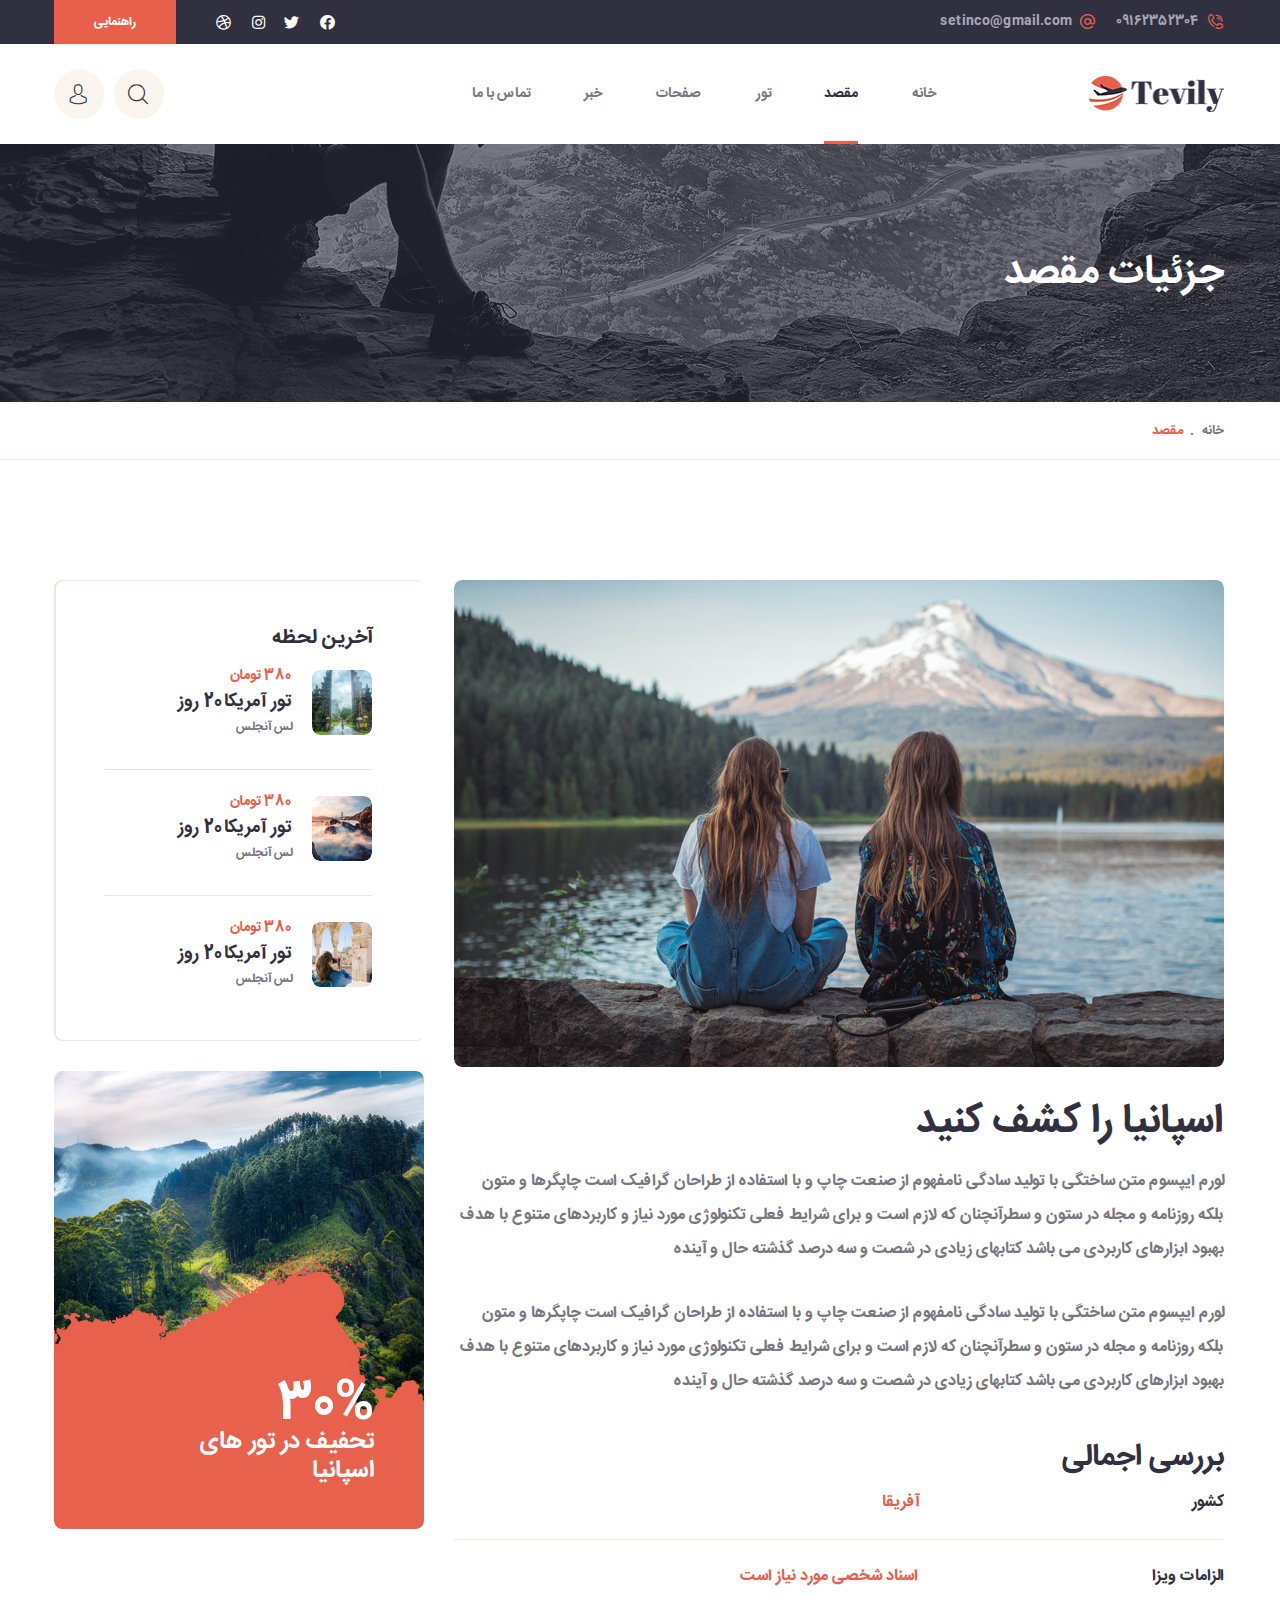
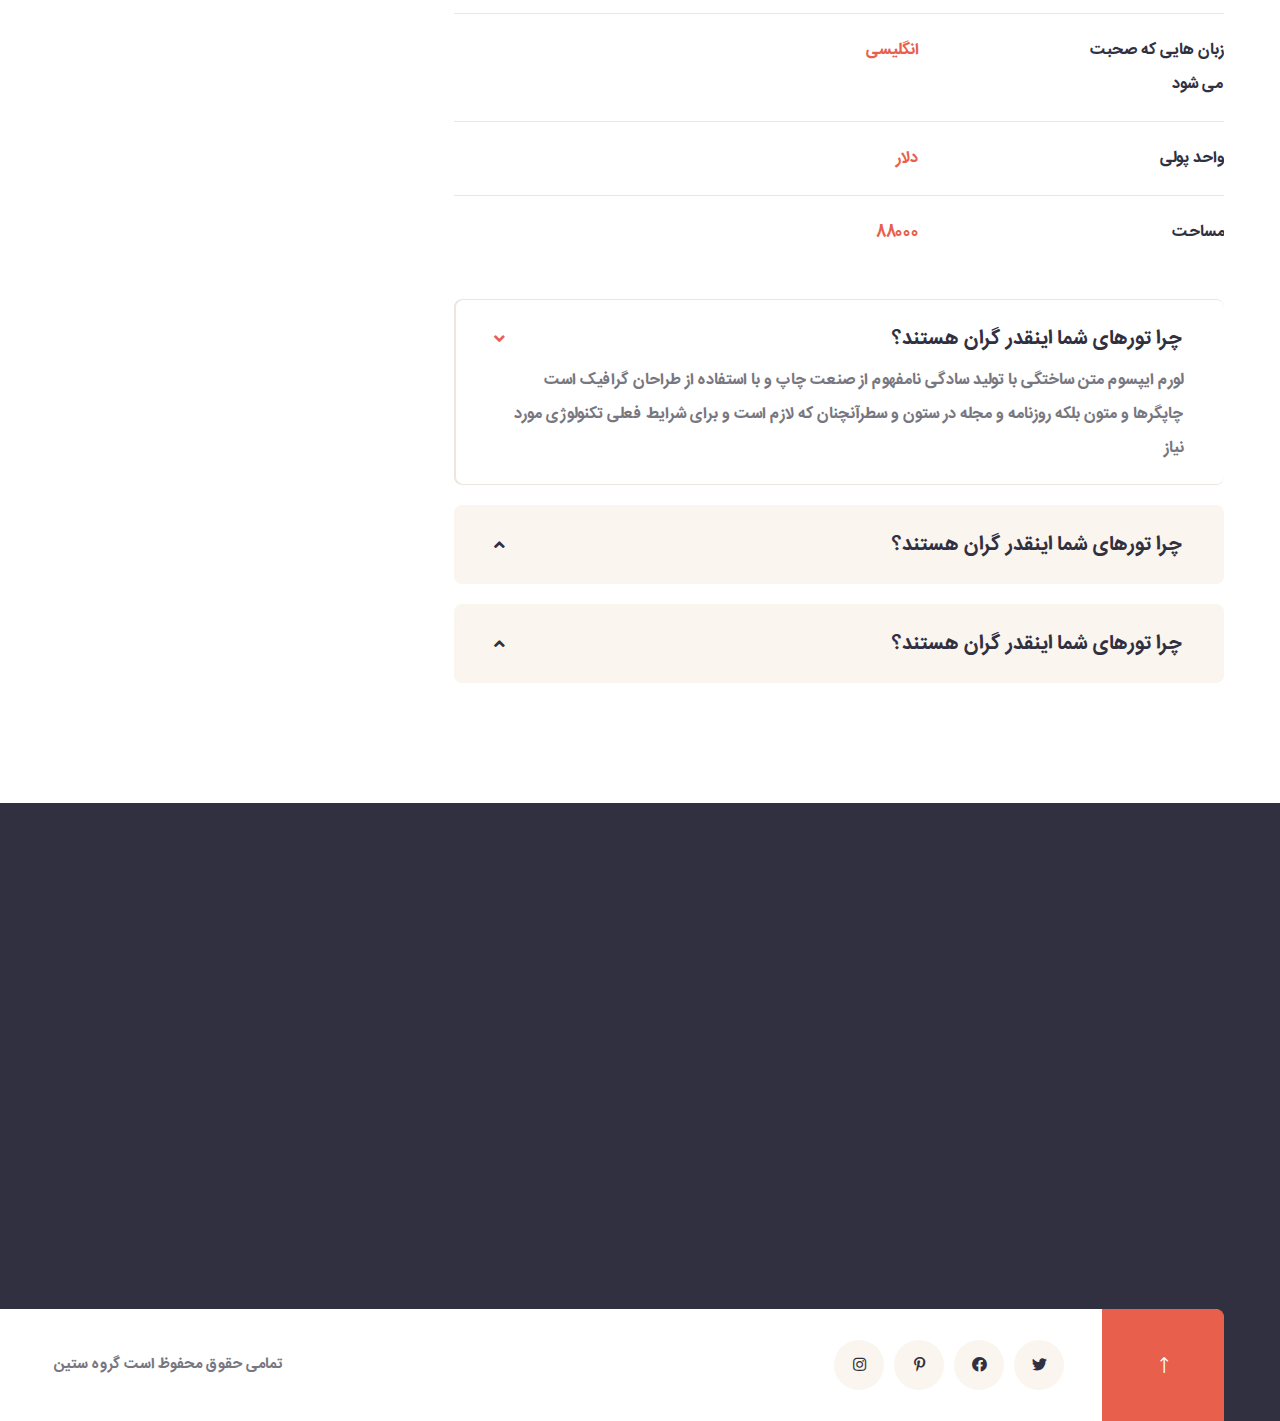
<file: project/destinations-details.html>
<!DOCTYPE html>
<html lang="en">

<head>
    <meta charset="UTF-8" />
    <meta name="viewport" content="width=device-width, initial-scale=1.0" />
    <title> ||  توویلی ||  الگو Tevily HTML برای تور</title>
    <!-- favicons Icons -->
    <link rel="apple-touch-icon" sizes="180x180" href="assets/images/favicons/apple-touch-icon.png" />
    <link rel="icon" type="image/png" sizes="32x32" href="assets/images/favicons/favicon-32x32.png" />
    <link rel="icon" type="image/png" sizes="16x16" href="assets/images/favicons/favicon-16x16.png" />
    
    <meta name="description" content="Tevily HTML Template For Tour" />

    <!-- fonts -->
 


    <link rel="stylesheet" href="assets/vendors/bootstrap/css/bootstrap.min.css" />
    <link rel="stylesheet" href="assets/vendors/animate/animate.min.css" />
    <link rel="stylesheet" href="assets/vendors/animate/custom-animate.css" />
    <link rel="stylesheet" href="assets/vendors/fontawesome/css/all.min.css" />
    <link rel="stylesheet" href="assets/vendors/jarallax/jarallax.css" />
    <link rel="stylesheet" href="assets/vendors/jquery-magnific-popup/jquery.magnific-popup.css" />
    <link rel="stylesheet" href="assets/vendors/nouislider/nouislider.min.css" />
    <link rel="stylesheet" href="assets/vendors/nouislider/nouislider.pips.css" />
    <link rel="stylesheet" href="assets/vendors/odometer/odometer.min.css" />
    <link rel="stylesheet" href="assets/vendors/swiper/swiper.min.css" />
    <link rel="stylesheet" href="assets/vendors/tevily-icons/style.css">
    <link rel="stylesheet" href="assets/vendors/tiny-slider/tiny-slider.min.css" />
    <link rel="stylesheet" href="assets/vendors/reey-font/stylesheet.css" />
    <link rel="stylesheet" href="assets/vendors/owl-carousel/owl.carousel.min.css" />
    <link rel="stylesheet" href="assets/vendors/owl-carousel/owl.theme.default.min.css" />
    <link rel="stylesheet" href="assets/vendors/twentytwenty/twentytwenty.css" />
    <link rel="stylesheet" href="assets/vendors/bxslider/jquery.bxslider.css" />
    <link rel="stylesheet" href="assets/vendors/bootstrap-select/css/bootstrap-select.min.css" />
    <link rel="stylesheet" href="assets/vendors/vegas/vegas.min.css" />
    <link rel="stylesheet" href="assets/vendors/jquery-ui/jquery-ui.css" />
    <link rel="stylesheet" href="assets/vendors/timepicker/timePicker.css" />

    <!-- template styles -->
    <link rel="stylesheet" href="assets/css/tevily.css" />
    <link rel="stylesheet" href="assets/css/tevily-responsive.css" />
</head>

<body>
    <div class="preloader">
        <img class="preloader__image" width="60" src="assets/images/loader.png" alt="" />
    </div>
    <!-- /.preloader -->
    <div class="page-wrapper">
        <header class="main-header clearfix">
            <div class="main-header__top">
                <div class="container">
                    <div class="main-header__top-inner clearfix">
                        <div class="main-header__top-left">
                            <ul class="list-unstyled main-header__top-address">
                                <li>
                                    <div class="icon">
                                        <span class="icon-phone-call"></span>
                                    </div>
                                    <div class="text">
                                        <a href="tel:09162352304">09162352304</a>
                                    </div>
                                </li>
                                <li>
                                    <div class="icon">
                                        <span class="icon-at"></span>
                                    </div>
                                    <div class="text">
                                        <a href="mailto:setinco@gmail.com">setinco@gmail.com</a>
                                    </div>
                                </li>
                            </ul>
                        </div>
                        <div class="main-header__top-right">
                            <div class="main-header__top-right-inner">
                                <div class="main-header__top-right-social">
                                    <a href="#"><i class="fab fa-facebook"></i></a>
                                    <a href="#"><i class="fab fa-twitter"></i></a>
                                    <a href="#"><i class="fab fa-instagram"></i></a>
                                    <a href="#"><i class="fab fa-dribbble"></i></a>
                                </div>
                                <div class="main-header__top-right-btn-box">
                                    <a href="#" class="thm-btn main-header__top-right-btn">راهنمایی</a>
                                </div>
                            </div>
                        </div>
                    </div>
                </div>
            </div>
            <nav class="main-menu clearfix">
                <div class="main-menu-wrapper clearfix">
                    <div class="container clearfix">
                        <div class="main-menu-wrapper-inner clearfix">
                            <div class="main-menu-wrapper__left clearfix">
                                <div class="main-menu-wrapper__logo">
                                    <a href="index.html"><img src="assets/images/resources/logo-1.png" alt=""></a>
                                </div>
                                <div class="main-menu-wrapper__main-menu">
                                    <a href="#" class="mobile-nav__toggler"><i class="fa fa-bars"></i></a>
                                    <ul class="main-menu__list">
                                        <li class="dropdown">
                                            <a href="index.html">خانه</a>
                                            <ul>
                                                <li>
                                                    <a href="index.html">خانه اول</a>
                                                </li>
                                                <li><a href="index2.html">خانه دوم</a></li>
                                                <li class="dropdown">
                                                    <a href="#">سبک هدر</a>
                                                    <ul>
                                                        <li><a href="index.html">هدر اول</a></li>
                                                        <li><a href="index.html">هدر دوم</a></li>
                                                    </ul>
                                                </li>
                                            </ul>
                                        </li>
                                        <li class="dropdown current">
                                            <a href="#">مقصد</a>
                                            <ul>
                                                <li><a href="destinations.html">مقصد</a></li>
                                                <li><a href="destinations-details.html">جزئیات مقصد</a></li>
                                            </ul>
                                        </li>
                                        <li class="dropdown">
                                            <a href="#">تور</a>
                                            <ul>
                                                <li><a href="tours.html">تور</a></li>
                                                <li><a href="tours-list.html">لیست تور</a></li>
                                                <li><a href="tour-details.html">جزئیات تور</a></li>
                                            </ul>
                                        </li>
                                        <li class="dropdown">
                                            <a href="#">صفحات</a>
                                            <ul>
                                                <li><a href="about.html">درباره ما</a></li>
                                            </ul>
                                        </li>
                                        <li class="dropdown">
                                            <a href="#">خبر</a>
                                            <ul>
                                                <li><a href="news.html">خبر</a></li>
                                                <li><a href="news-details.html">جزئیات خبر</a></li>
                                            </ul>
                                        </li>
                                        <li><a href="contact.html">تماس با ما</a></li>
                                    </ul>
                                </div>
                            </div>
                            <div class="main-menu-wrapper__right">
                                <a href="#" class="main-menu__search search-toggler icon-magnifying-glass"></a>
                                <a href="#" class="main-menu__user icon-avatar"></a>
                            </div>
                        </div>
                    </div>
                </div>
            </nav>
        </header>

        <div class="stricky-header stricked-menu main-menu">
            <div class="sticky-header__content"></div><!-- /.sticky-header__content -->
        </div><!-- /.stricky-header -->


        <!--Page Header Start-->
        <section class="page-header">
            <div class="page-header__top">
               <div class="page-header-bg" style="background-image: url(assets/images/backgrounds/page-header-bg.jpg)"></div>
               <div class="page-header-bg-overly"></div>
                <div class="container">
                    <div class="page-header__top-inner">
                        <h2>جزئیات مقصد</h2>
                    </div>
                </div>
            </div>
            <div class="page-header__bottom">
                <div class="container">
                    <div class="page-header__bottom-inner">
                        <ul class="thm-breadcrumb list-unstyled">
                            <li><a href="index.html">خانه</a></li>
                            <li><span>.</span></li>
                            <li class="active">مقصد</li>
                        </ul>
                    </div>
                </div>
            </div>
        </section>
        <!--Page Header End-->

        <!--Destinations Details Start-->
        <section class="destinations-details">
            <div class="container">
                <div class="row">
                    <div class="col-xl-8 col-lg-7">
                        <div class="destinations-details__left">
                            <div class="destinations-details__img">
                                <img src="assets/images/resources/destinations-details-img-1.jpg" alt="">
                            </div>
                            <div class="destinations-details__discover">
                                <h3 class="destinations-details__title">اسپانیا را کشف کنید</h3>
                                <p class="destinations-details__discover-text-1">لورم ایپسوم متن ساختگی با تولید سادگی نامفهوم از صنعت چاپ و با استفاده از طراحان گرافیک است چاپگرها و متون بلکه روزنامه و مجله در ستون و سطرآنچنان که لازم است و برای شرایط فعلی تکنولوژی مورد نیاز و کاربردهای متنوع با هدف بهبود ابزارهای کاربردی می باشد کتابهای زیادی در شصت و سه درصد گذشته حال و آینده</p>
                                <p class="destinations-details__discover-text-2">لورم ایپسوم متن ساختگی با تولید سادگی نامفهوم از صنعت چاپ و با استفاده از طراحان گرافیک است چاپگرها و متون بلکه روزنامه و مجله در ستون و سطرآنچنان که لازم است و برای شرایط فعلی تکنولوژی مورد نیاز و کاربردهای متنوع با هدف بهبود ابزارهای کاربردی می باشد کتابهای زیادی در شصت و سه درصد گذشته حال و آینده</p>
                            </div>
                            <div class="destinations-details__overview">
                               <h3 class="destinations-details__title">بررسی اجمالی</h3>
                                <ul class="list-unstyled destinations-details__overview-list">
                                    <li>
                                        <div class="destinations-details__overview-left">
                                            <p>کشور</p>
                                        </div>
                                        <div class="destinations-details__overview-right">
                                            <p>آفریقا</p>
                                        </div>
                                    </li>
                                    <li>
                                        <div class="destinations-details__overview-left">
                                            <p>الزامات ویزا</p>
                                        </div>
                                        <div class="destinations-details__overview-right">
                                            <p>اسناد شخصی مورد نیاز است</p>
                                        </div>
                                    </li>
                                    <li>
                                        <div class="destinations-details__overview-left">
                                            <p>زبان هایی که صحبت می شود</p>
                                        </div>
                                        <div class="destinations-details__overview-right">
                                            <p>انگلیسی</p>
                                        </div>
                                    </li>
                                    <li>
                                        <div class="destinations-details__overview-left">
                                            <p>واحد پولی</p>
                                        </div>
                                        <div class="destinations-details__overview-right">
                                            <p>دلار</p>
                                        </div>
                                    </li>
                                    <li>
                                        <div class="destinations-details__overview-left">
                                            <p>مساحت</p>
                                        </div>
                                        <div class="destinations-details__overview-right">
                                            <p>88000</p>
                                        </div>
                                    </li>
                                </ul>
                            </div>
                            <div class="destinations-details__faq">
                                <div class="accrodion-grp" data-grp-name="faq-one-accrodion">
                                    <div class="accrodion active">
                                        <div class="accrodion-title">
                                            <h4>چرا تورهای شما اینقدر گران هستند؟</h4>
                                        </div>
                                        <div class="accrodion-content">
                                            <div class="inner">
                                                <p>لورم ایپسوم متن ساختگی با تولید سادگی نامفهوم از صنعت چاپ و با استفاده از طراحان گرافیک است چاپگرها و متون بلکه روزنامه و مجله در ستون و سطرآنچنان که لازم است و برای شرایط فعلی تکنولوژی مورد نیاز</p>
                                            </div><!-- /.inner -->
                                        </div>
                                    </div>
                                    <div class="accrodion">
                                        <div class="accrodion-title">
                                            <h4>چرا تورهای شما اینقدر گران هستند؟</h4>
                                        </div>
                                        <div class="accrodion-content">
                                            <div class="inner">
                                                <p>لورم ایپسوم متن ساختگی با تولید سادگی نامفهوم از صنعت چاپ و با استفاده از طراحان گرافیک است چاپگرها و متون بلکه روزنامه و مجله در ستون و سطرآنچنان که لازم است و برای شرایط فعلی تکنولوژی مورد نیاز</p>
                                            </div><!-- /.inner -->
                                        </div>
                                    </div>
                                    <div class="accrodion last-chiled">
                                        <div class="accrodion-title">
                                            <h4>چرا تورهای شما اینقدر گران هستند؟</h4>
                                        </div>
                                        <div class="accrodion-content">
                                            <div class="inner">
                                                <p>لورم ایپسوم متن ساختگی با تولید سادگی نامفهوم از صنعت چاپ و با استفاده از طراحان گرافیک است چاپگرها و متون بلکه روزنامه و مجله در ستون و سطرآنچنان که لازم است و برای شرایط فعلی تکنولوژی مورد نیاز</p>
                                            </div><!-- /.inner -->
                                        </div>
                                    </div>
                                </div>
                            </div>
                        </div>
                    </div>
                    <div class="col-xl-4 col-lg-5">
                        <div class="destinations-details__right">
                            <div class="tour-details-two__last-minute tour-details-two__last-minute-2">
                                <h3 class="tour-details-two__sidebar-title">آخرین لحظه</h3>
                                <ul class="tour-details-two__last-minute-list list-unstyled">
                                    <li>
                                        <div class="tour-details-two__last-minute-image">
                                            <img src="assets/images/resources/td-img-1.jpg" alt="">
                                        </div>
                                        <div class="tour-details-two__last-minute-content">
                                            <h6>380 تومان</h6>
                                            <h5>تور آمریکا 20 روز</h5>
                                            <p>لس آنجلس</p>
                                        </div>
                                    </li>
                                    <li>
                                        <div class="tour-details-two__last-minute-image">
                                            <img src="assets/images/resources/td-img-2.jpg" alt="">
                                        </div>
                                        <div class="tour-details-two__last-minute-content">
                                            <h6>380 تومان</h6>
                                            <h5>تور آمریکا 20 روز</h5>
                                            <p>لس آنجلس</p>
                                        </div>
                                    </li>
                                    <li>
                                        <div class="tour-details-two__last-minute-image">
                                            <img src="assets/images/resources/td-img-3.jpg" alt="">
                                        </div>
                                        <div class="tour-details-two__last-minute-content">
                                            <h6>380 تومان</h6>
                                            <h5>تور آمریکا 20 روز</h5>
                                            <p>لس آنجلس</p>
                                        </div>
                                    </li>
                                </ul>
                            </div>
                            <div class="destinations-details__discount">
                                <img src="assets/images/resources/destinations-details__discount-img.jpg" alt="">
                                <div class="destinations-details__discount-content">
                                    <h2>30%</h2>
                                    <h4>تحفیف در تور های <br> اسپانیا</h4>
                                </div>
                            </div>
                        </div>
                    </div>
                </div>
            </div>
        </section>
        <!--Destinations Details End-->



        <!--Site Footer One Start-->
        <footer class="site-footer">
            <div class="site-footer__top">
                <div class="container">
                    <div class="site-footer__top-inner">
                        <div class="row">
                            <div class="col-xl-4 col-lg-6 col-md-6 wow fadeInUp" data-wow-delay="100ms">
                                <div class="footer-widget__column footer-widget__about">
                                    <div class="footer-widget__about-logo">
                                        <a href="index.html"><img src="assets/images/resources/footer-logo.png" alt=""></a>
                                    </div>
                                    <p class="footer-widget__about-text">به آژانس سفر و تور ما خوش آمدید. لورم به سادگی متن  را ارسال می کند.</p>
                                    <ul class="footer-widget__about-contact list-unstyled">
                                        <li>
                                            <div class="icon">
                                                <i class="fas fa-phone-square-alt"></i>
                                            </div>
                                            <div class="text">
                                                <a href="tel:09162352304">09162352304</a>
                                            </div>
                                        </li>
                                        <li>
                                            <div class="icon">
                                                <i class="fas fa-envelope"></i>
                                            </div>
                                            <div class="text">
                                                <a href="mailto:setinco@gmail.com">setinco@gmail.com</a>
                                            </div>
                                        </li>
                                        <li>
                                            <div class="icon">
                                                <i class="fas fa-map-marker-alt"></i>
                                            </div>
                                            <div class="text">
                                                <p>ایران یزد خیابان مطهری</p>
                                            </div>
                                        </li>
                                    </ul>
                                </div>
                            </div>
                            <div class="col-xl-2 col-lg-6 col-md-6 wow fadeInUp" data-wow-delay="200ms">
                                <div class="footer-widget__column footer-widget__company clearfix">
                                    <h3 class="footer-widget__title">شرکت</h3>
                                    <ul class="footer-widget__company-list list-unstyled">
                                        <li><a href="about.html">درباره ما</a></li>
                                        <li><a href="#">وبلاگ</a></li>
                                        <li><a href="#">جوایز</a></li>
                                        <li><a href="#">همکاری با ما</a></li>
                                        <li><a href="#">گروه را ملاقات کن</a></li>
                                    </ul>
                                </div>
                            </div>
                            <div class="col-xl-2 col-lg-6 col-md-6 wow fadeInUp" data-wow-delay="300ms">
                                <div class="footer-widget__column footer-widget__explore">
                                    <h3 class="footer-widget__title">بیشتر</h3>
                                    <ul class="list-unstyled footer-widget__explore-list">
                                        <li><a href="#">حساب</a></li>
                                        <li><a href="#">مجوز</a></li>
                                        <li><a href="#">تماس با ما</a></li>
                                        <li><a href="#">مشارکت</a></li>
                                        <li><a href="#">حریم خصوصی</a></li>
                                    </ul>
                                </div>
                            </div>
                            <div class="col-xl-4 col-lg-6 col-md-6 wow fadeInUp" data-wow-delay="400ms">
                                <div class="footer-widget__column footer-widget__newsletter">
                                    <h3 class="footer-widget__title">خبر نامه</h3>
                                    <form class="footer-widget__newsletter-form mc-form"
                                        data-url="">
                                        <div class="footer-widget__newsletter-input-box">
                                            <input type="email" placeholder="آدرس ایمیل" name="EMAIL">
                                            <button type="submit"
                                                class="footer-widget__newsletter-btn">عضویت شما </button>
                                        </div>
                                    </form>
                                    <div class="mc-form__response text-center"></div><!-- /.mc-form__response -->
                                    <div class="footer-widget__newsletter-bottom">
                                        <div class="footer-widget__newsletter-bottom-icon">
                                            <i class="fa fa-check"></i>
                                        </div>
                                        <div class="footer-widget__newsletter-bottom-text">
                                            <p>من با تمام شرایط و قوانین موافقم</p>
                                        </div>
                                    </div>
                                </div>
                            </div>
                        </div>
                    </div>
                </div>
            </div>
            <div class="site-footer__bottom">
                <div class="container">
                    <div class="row">
                        <div class="col-xl-12">
                            <div class="site-footer__bottom-inner">
                                <div class="site-footer__bottom-left">
                                    <div class="footer-widget__social">
                                        <a href="#"><i class="fab fa-twitter"></i></a>
                                        <a href="#"><i class="fab fa-facebook"></i></a>
                                        <a href="#"><i class="fab fa-pinterest-p"></i></a>
                                        <a href="#"><i class="fab fa-instagram"></i></a>
                                    </div>
                                </div>
                                <div class="site-footer__bottom-right">
                                    <p>تمامی حقوق محفوظ است <a href="#">گروه ستین</a></p>
                                </div>
                                <div class="site-footer__bottom-left-arrow">
                                    <a href="#" data-target="html" class="scroll-to-target scroll-to-top"><span class="icon-right-arrow"></span></a>
                                </div>
                            </div>
                        </div>
                    </div>
                </div>
            </div>
        </footer>
        <!--Site Footer One End-->


    </div><!-- /.page-wrapper -->


    <div class="mobile-nav__wrapper">
        <div class="mobile-nav__overlay mobile-nav__toggler"></div>
        <!-- /.mobile-nav__overlay -->
        <div class="mobile-nav__content">
            <span class="mobile-nav__close mobile-nav__toggler"><i class="fa fa-times"></i></span>

            <div class="logo-box">
                <a href="index.html" aria-label="logo image"><img src="assets/images/resources/logo-2.png" width="155"
                        alt="" /></a>
            </div>
            <!-- /.logo-box -->
            <div class="mobile-nav__container"></div>
            <!-- /.mobile-nav__container -->

            <ul class="mobile-nav__contact list-unstyled">
                <li>
                    <i class="fa fa-envelope"></i>
                    <a href="mailto:setinco@gmail.com">setinco@gmail.com</a>
                </li>
                <li>
                    <i class="fa fa-phone-alt"></i>
                    <a href="tel:666-888-0000">09162352304</a>
                </li>
            </ul><!-- /.mobile-nav__contact -->
            <div class="mobile-nav__top">
                <div class="mobile-nav__social">
                    <a href="#" class="fab fa-twitter"></a>
                    <a href="#" class="fab fa-facebook-square"></a>
                    <a href="#" class="fab fa-pinterest-p"></a>
                    <a href="#" class="fab fa-instagram"></a>
                </div><!-- /.mobile-nav__social -->
            </div><!-- /.mobile-nav__top -->



        </div>
        <!-- /.mobile-nav__content -->
    </div>
    <!-- /.mobile-nav__wrapper -->

    <div class="search-popup">
        <div class="search-popup__overlay search-toggler"></div>
        <!-- /.search-popup__overlay -->
        <div class="search-popup__content">
            <form action="#">
                <label for="search" class="sr-only">جستجو کنید</label><!-- /.sr-only -->
                <input type="text" id="search" placeholder="جستجو کنید..." />
                <button type="submit" aria-label="search submit" class="thm-btn">
                    <i class="icon-magnifying-glass"></i>
                </button>
            </form>
        </div>
        <!-- /.search-popup__content -->
    </div>
    <!-- /.search-popup -->




    <script src="assets/vendors/jquery/jquery-3.6.0.min.js"></script>
    <script src="assets/vendors/bootstrap/js/bootstrap.bundle.min.js"></script>
    <script src="assets/vendors/jarallax/jarallax.min.js"></script>
    <script src="assets/vendors/jquery-ajaxchimp/jquery.ajaxchimp.min.js"></script>
    <script src="assets/vendors/jquery-appear/jquery.appear.min.js"></script>
    <script src="assets/vendors/jquery-circle-progress/jquery.circle-progress.min.js"></script>
    <script src="assets/vendors/jquery-magnific-popup/jquery.magnific-popup.min.js"></script>
    <script src="assets/vendors/jquery-validate/jquery.validate.min.js"></script>
    <script src="assets/vendors/nouislider/nouislider.min.js"></script>
    <script src="assets/vendors/odometer/odometer.min.js"></script>
    <script src="assets/vendors/swiper/swiper.min.js"></script>
    <script src="assets/vendors/tiny-slider/tiny-slider.min.js"></script>
    <script src="assets/vendors/wnumb/wNumb.min.js"></script>
    <script src="assets/vendors/wow/wow.js"></script>
    <script src="assets/vendors/isotope/isotope.js"></script>
    <script src="assets/vendors/countdown/countdown.min.js"></script>
    <script src="assets/vendors/owl-carousel/owl.carousel.min.js"></script>
    <script src="assets/vendors/twentytwenty/twentytwenty.js"></script>
    <script src="assets/vendors/twentytwenty/jquery.event.move.js"></script>
    <script src="assets/vendors/bxslider/jquery.bxslider.min.js"></script>
    <script src="assets/vendors/bootstrap-select/js/bootstrap-select.min.js"></script>
    <script src="assets/vendors/vegas/vegas.min.js"></script>
    <script src="assets/vendors/jquery-ui/jquery-ui.js"></script>
    <script src="assets/vendors/timepicker/timePicker.js"></script>
  <script src="assets/vendors/bootstrap-datepicker.min.js"></script>
  <script src="assets/vendors/bootstrap-datepicker.fa.min.js"></script>




    <!-- template js -->
    <script src="assets/js/tevily.js"></script>
</body>

</html>
</file>
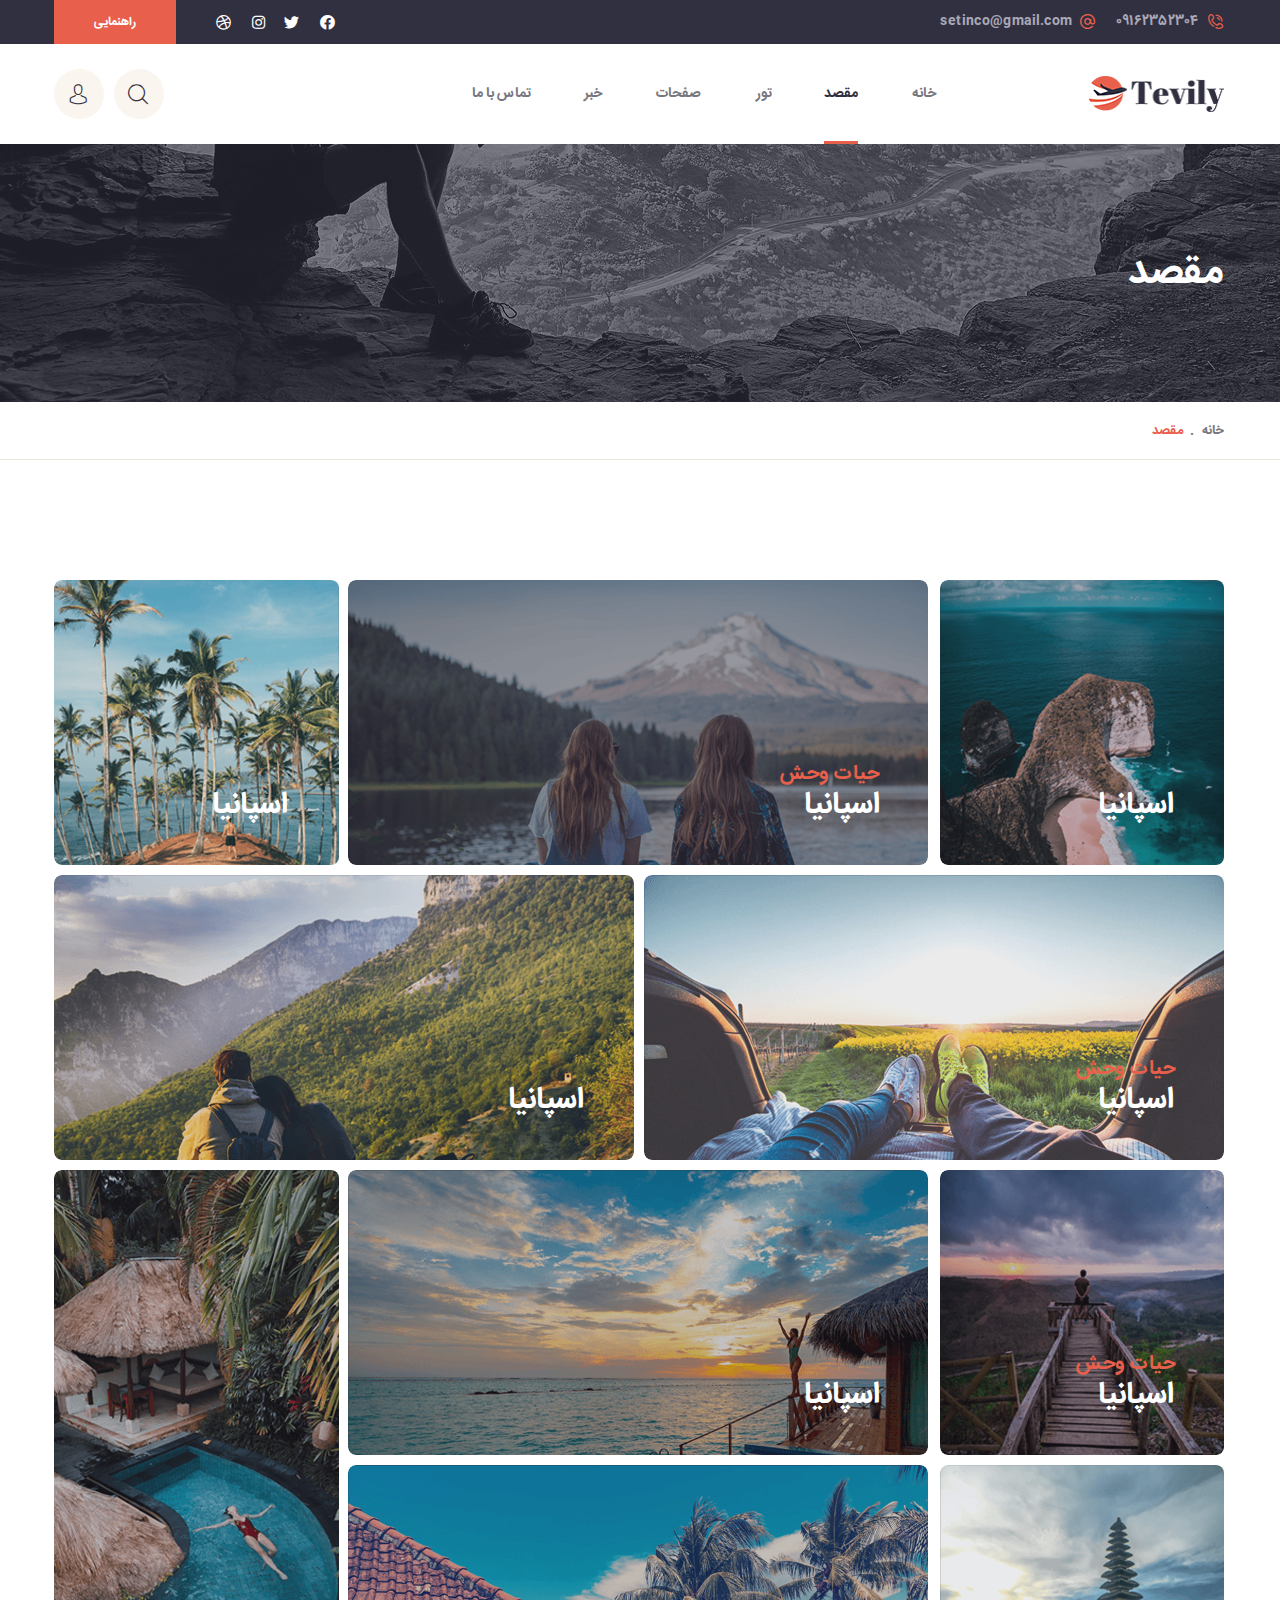
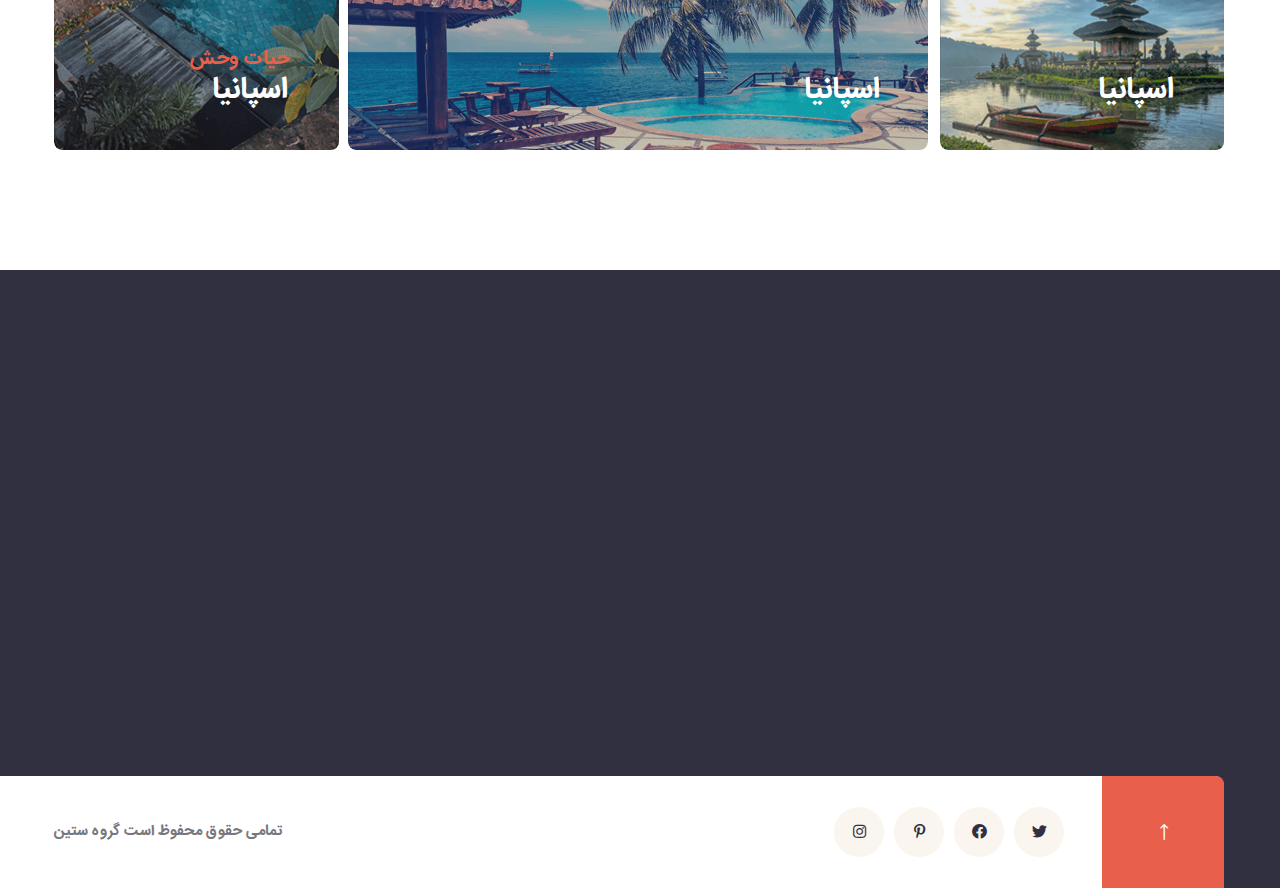
<file: project/destinations.html>
<!DOCTYPE html>
<html lang="en">

<head>
    <meta charset="UTF-8" />
    <meta name="viewport" content="width=device-width, initial-scale=1.0" />
    <title> ||  توویلی ||  الگو Tevily HTML برای تور</title>
    <!-- favicons Icons -->
    <link rel="apple-touch-icon" sizes="180x180" href="assets/images/favicons/apple-touch-icon.png" />
    <link rel="icon" type="image/png" sizes="32x32" href="assets/images/favicons/favicon-32x32.png" />
    <link rel="icon" type="image/png" sizes="16x16" href="assets/images/favicons/favicon-16x16.png" />
    
    <meta name="description" content="Tevily HTML Template For Tour" />

    <!-- fonts -->
 


    <link rel="stylesheet" href="assets/vendors/bootstrap/css/bootstrap.min.css" />
    <link rel="stylesheet" href="assets/vendors/animate/animate.min.css" />
    <link rel="stylesheet" href="assets/vendors/animate/custom-animate.css" />
    <link rel="stylesheet" href="assets/vendors/fontawesome/css/all.min.css" />
    <link rel="stylesheet" href="assets/vendors/jarallax/jarallax.css" />
    <link rel="stylesheet" href="assets/vendors/jquery-magnific-popup/jquery.magnific-popup.css" />
    <link rel="stylesheet" href="assets/vendors/nouislider/nouislider.min.css" />
    <link rel="stylesheet" href="assets/vendors/nouislider/nouislider.pips.css" />
    <link rel="stylesheet" href="assets/vendors/odometer/odometer.min.css" />
    <link rel="stylesheet" href="assets/vendors/swiper/swiper.min.css" />
    <link rel="stylesheet" href="assets/vendors/tevily-icons/style.css">
    <link rel="stylesheet" href="assets/vendors/tiny-slider/tiny-slider.min.css" />
    <link rel="stylesheet" href="assets/vendors/reey-font/stylesheet.css" />
    <link rel="stylesheet" href="assets/vendors/owl-carousel/owl.carousel.min.css" />
    <link rel="stylesheet" href="assets/vendors/owl-carousel/owl.theme.default.min.css" />
    <link rel="stylesheet" href="assets/vendors/twentytwenty/twentytwenty.css" />
    <link rel="stylesheet" href="assets/vendors/bxslider/jquery.bxslider.css" />
    <link rel="stylesheet" href="assets/vendors/bootstrap-select/css/bootstrap-select.min.css" />
    <link rel="stylesheet" href="assets/vendors/vegas/vegas.min.css" />
    <link rel="stylesheet" href="assets/vendors/jquery-ui/jquery-ui.css" />
    <link rel="stylesheet" href="assets/vendors/timepicker/timePicker.css" />

    <!-- template styles -->
    <link rel="stylesheet" href="assets/css/tevily.css" />
    <link rel="stylesheet" href="assets/css/tevily-responsive.css" />
</head>

<body>
    <div class="preloader">
        <img class="preloader__image" width="60" src="assets/images/loader.png" alt="" />
    </div>
    <!-- /.preloader -->
    <div class="page-wrapper">
        <header class="main-header clearfix">
            <div class="main-header__top">
                <div class="container">
                    <div class="main-header__top-inner clearfix">
                        <div class="main-header__top-left">
                            <ul class="list-unstyled main-header__top-address">
                                <li>
                                    <div class="icon">
                                        <span class="icon-phone-call"></span>
                                    </div>
                                    <div class="text">
                                        <a href="tel:09162352304">09162352304</a>
                                    </div>
                                </li>
                                <li>
                                    <div class="icon">
                                        <span class="icon-at"></span>
                                    </div>
                                    <div class="text">
                                        <a href="mailto:setinco@gmail.com">setinco@gmail.com</a>
                                    </div>
                                </li>
                            </ul>
                        </div>
                        <div class="main-header__top-right">
                            <div class="main-header__top-right-inner">
                                <div class="main-header__top-right-social">
                                    <a href="#"><i class="fab fa-facebook"></i></a>
                                    <a href="#"><i class="fab fa-twitter"></i></a>
                                    <a href="#"><i class="fab fa-instagram"></i></a>
                                    <a href="#"><i class="fab fa-dribbble"></i></a>
                                </div>
                                <div class="main-header__top-right-btn-box">
                                    <a href="#" class="thm-btn main-header__top-right-btn">راهنمایی</a>
                                </div>
                            </div>
                        </div>
                    </div>
                </div>
            </div>
            <nav class="main-menu clearfix">
                <div class="main-menu-wrapper clearfix">
                    <div class="container clearfix">
                        <div class="main-menu-wrapper-inner clearfix">
                            <div class="main-menu-wrapper__left clearfix">
                                <div class="main-menu-wrapper__logo">
                                    <a href="index.html"><img src="assets/images/resources/logo-1.png" alt=""></a>
                                </div>
                                <div class="main-menu-wrapper__main-menu">
                                    <a href="#" class="mobile-nav__toggler"><i class="fa fa-bars"></i></a>
                                    <ul class="main-menu__list">
                                        <li class="dropdown">
                                            <a href="index.html">خانه</a>
                                            <ul>
                                                <li>
                                                    <a href="index.html">خانه اول</a>
                                                </li>
                                                <li><a href="index2.html">خانه دوم</a></li>
                                                <li class="dropdown">
                                                    <a href="#">سبک هدر</a>
                                                    <ul>
                                                        <li><a href="index.html">هدر اول</a></li>
                                                        <li><a href="index.html">هدر دوم</a></li>
                                                    </ul>
                                                </li>
                                            </ul>
                                        </li>
                                        <li class="dropdown current">
                                            <a href="#">مقصد</a>
                                            <ul>
                                                <li><a href="destinations.html">مقصد</a></li>
                                                <li><a href="destinations-details.html">جزئیات مقصد</a></li>
                                            </ul>
                                        </li>
                                        <li class="dropdown">
                                            <a href="#">تور</a>
                                            <ul>
                                                <li><a href="tours.html">تور</a></li>
                                                <li><a href="tours-list.html">لیست تور</a></li>
                                                <li><a href="tour-details.html">جزئیات تور</a></li>
                                            </ul>
                                        </li>
                                        <li class="dropdown">
                                            <a href="#">صفحات</a>
                                            <ul>
                                                <li><a href="about.html">درباره ما</a></li>
                                            </ul>
                                        </li>
                                        <li class="dropdown">
                                            <a href="#">خبر</a>
                                            <ul>
                                                <li><a href="news.html">خبر</a></li>
                                                <li><a href="news-details.html">جزئیات خبر</a></li>
                                            </ul>
                                        </li>
                                        <li><a href="contact.html">تماس با ما</a></li>
                                    </ul>
                                </div>
                            </div>
                            <div class="main-menu-wrapper__right">
                                <a href="#" class="main-menu__search search-toggler icon-magnifying-glass"></a>
                                <a href="#" class="main-menu__user icon-avatar"></a>
                            </div>
                        </div>
                    </div>
                </div>
            </nav>
        </header>

        <div class="stricky-header stricked-menu main-menu">
            <div class="sticky-header__content"></div><!-- /.sticky-header__content -->
        </div><!-- /.stricky-header -->


        <!--Page Header Start-->
        <section class="page-header">
            <div class="page-header__top">
               <div class="page-header-bg" style="background-image: url(assets/images/backgrounds/page-header-bg.jpg)"></div>
               <div class="page-header-bg-overly"></div>
                <div class="container">
                    <div class="page-header__top-inner">
                        <h2>مقصد</h2>
                    </div>
                </div>
            </div>
            <div class="page-header__bottom">
                <div class="container">
                    <div class="page-header__bottom-inner">
                        <ul class="thm-breadcrumb list-unstyled">
                            <li><a href="index.html">خانه</a></li>
                            <li><span>.</span></li>
                            <li class="active">مقصد</li>
                        </ul>
                    </div>
                </div>
            </div>
        </section>
        <!--Page Header End-->

        <!--Destinations One Start-->
        <section class="destinations-one destinations-page">
            <div class="container">
                <div class="row masonary-layout">
                    <div class="col-xl-3 col-lg-3">
                        <div class="destinations-one__single">
                            <div class="destinations-one__img">
                                <img src="assets/images/destination/destination-1-1.png" alt="">
                                <div class="destinations-one__content">
                                    <h2 class="destinations-one__title"><a href="destinations-details.html">اسپانیا</a></h2>
                                </div>
                                <div class="destinations-one__button">
                                    <a href="#">6 تور</a>
                                </div>
                            </div>
                        </div>
                    </div>
                    <div class="col-xl-6 col-lg-6">
                        <div class="destinations-one__single">
                            <div class="destinations-one__img">
                                <img src="assets/images/destination/destination-1-2.png" alt="">
                                <div class="destinations-one__content">
                                    <p class="destinations-one__sub-title">حیات وحش</p>
                                    <h2 class="destinations-one__title"><a href="destinations-details.html">اسپانیا</a></h2>
                                </div>
                                <div class="destinations-one__button">
                                    <a href="#">6 تور</a>
                                </div>
                            </div>
                        </div>
                    </div>
                    <div class="col-xl-3 col-lg-3">
                        <div class="destinations-one__single">
                            <div class="destinations-one__img">
                                <img src="assets/images/destination/destination-1-3.png" alt="">
                                <div class="destinations-one__content">
                                    <h2 class="destinations-one__title"><a href="destinations-details.html">اسپانیا</a></h2>
                                </div>
                                <div class="destinations-one__button">
                                    <a href="#">6 تور</a>
                                </div>
                            </div>
                        </div>
                    </div>
                    <div class="col-xl-6 col-lg-6">
                        <div class="destinations-one__single">
                            <div class="destinations-one__img">
                                <img src="assets/images/destination/destination-1-4.png" alt="">
                                <div class="destinations-one__content">
                                    <h2 class="destinations-one__title"><a href="destinations-details.html">اسپانیا</a></h2>
                                </div>
                                <div class="destinations-one__button">
                                    <a href="#">6 تور</a>
                                </div>
                            </div>
                        </div>
                    </div>
                    <div class="col-xl-6 col-lg-6">
                        <div class="destinations-one__single">
                            <div class="destinations-one__img">
                                <img src="assets/images/destination/destination-1-5.png" alt="">
                                <div class="destinations-one__content">
                                    <p class="destinations-one__sub-title">حیات وحش</p>
                                    <h2 class="destinations-one__title"><a href="destinations-details.html">اسپانیا</a></h2>
                                </div>
                                <div class="destinations-one__button">
                                    <a href="#">6 تور</a>
                                </div>
                            </div>
                        </div>
                    </div>
                    <div class="col-xl-3 col-lg-3">
                        <div class="destinations-one__single">
                            <div class="destinations-one__img">
                                <img src="assets/images/destination/destination-1-6.png" alt="">
                                <div class="destinations-one__content">
                                    <p class="destinations-one__sub-title">حیات وحش</p>
                                    <h2 class="destinations-one__title"><a href="destinations-details.html">اسپانیا</a></h2>
                                </div>
                                <div class="destinations-one__button">
                                    <a href="#">6 تور</a>
                                </div>
                            </div>
                        </div>
                    </div>
                    <div class="col-xl-6 col-lg-6">
                        <div class="destinations-one__single">
                            <div class="destinations-one__img">
                                <img src="assets/images/destination/destination-1-7.png" alt="">
                                <div class="destinations-one__content">
                                    <h2 class="destinations-one__title"><a href="destinations-details.html">اسپانیا</a></h2>
                                </div>
                                <div class="destinations-one__button">
                                    <a href="#">6 تور</a>
                                </div>
                            </div>
                        </div>
                    </div>
                    <div class="col-xl-3 col-lg-3">
                        <div class="destinations-one__single">
                            <div class="destinations-one__img">
                                <img src="assets/images/destination/destination-1-8.png" alt="">
                                <div class="destinations-one__content">
                                    <p class="destinations-one__sub-title">حیات وحش</p>
                                    <h2 class="destinations-one__title"><a href="destinations-details.html">اسپانیا</a></h2>
                                </div>
                                <div class="destinations-one__button">
                                    <a href="#">6 تور</a>
                                </div>
                            </div>
                        </div>
                    </div>
                    <div class="col-xl-6 col-lg-6">
                        <div class="destinations-one__single">
                            <div class="destinations-one__img">
                                <img src="assets/images/destination/destination-1-9.png" alt="">
                                <div class="destinations-one__content">
                                    <h2 class="destinations-one__title"><a href="destinations-details.html">اسپانیا</a></h2>
                                </div>
                                <div class="destinations-one__button">
                                    <a href="#">6 تور</a>
                                </div>
                            </div>
                        </div>
                    </div>
                    <div class="col-xl-3 col-lg-3">
                        <div class="destinations-one__single">
                            <div class="destinations-one__img">
                                <img src="assets/images/destination/destination-1-10.png" alt="">
                                <div class="destinations-one__content">
                                    <h2 class="destinations-one__title"><a href="destinations-details.html">اسپانیا</a></h2>
                                </div>
                                <div class="destinations-one__button">
                                    <a href="#">6 تور</a>
                                </div>
                            </div>
                        </div>
                    </div>
                </div>
            </div>
        </section>
        <!--Destinations One End-->



        <!--Site Footer One Start-->
        <footer class="site-footer">
            <div class="site-footer__top">
                <div class="container">
                    <div class="site-footer__top-inner">
                        <div class="row">
                            <div class="col-xl-4 col-lg-6 col-md-6 wow fadeInUp" data-wow-delay="100ms">
                                <div class="footer-widget__column footer-widget__about">
                                    <div class="footer-widget__about-logo">
                                        <a href="index.html"><img src="assets/images/resources/footer-logo.png" alt=""></a>
                                    </div>
                                    <p class="footer-widget__about-text">به آژانس سفر و تور ما خوش آمدید. لورم به سادگی متن  را ارسال می کند.</p>
                                    <ul class="footer-widget__about-contact list-unstyled">
                                        <li>
                                            <div class="icon">
                                                <i class="fas fa-phone-square-alt"></i>
                                            </div>
                                            <div class="text">
                                                <a href="tel:09162352304">09162352304</a>
                                            </div>
                                        </li>
                                        <li>
                                            <div class="icon">
                                                <i class="fas fa-envelope"></i>
                                            </div>
                                            <div class="text">
                                                <a href="mailto:setinco@gmail.com">setinco@gmail.com</a>
                                            </div>
                                        </li>
                                        <li>
                                            <div class="icon">
                                                <i class="fas fa-map-marker-alt"></i>
                                            </div>
                                            <div class="text">
                                                <p>ایران یزد خیابان مطهری</p>
                                            </div>
                                        </li>
                                    </ul>
                                </div>
                            </div>
                            <div class="col-xl-2 col-lg-6 col-md-6 wow fadeInUp" data-wow-delay="200ms">
                                <div class="footer-widget__column footer-widget__company clearfix">
                                    <h3 class="footer-widget__title">شرکت</h3>
                                    <ul class="footer-widget__company-list list-unstyled">
                                        <li><a href="about.html">درباره ما</a></li>
                                        <li><a href="#">وبلاگ</a></li>
                                        <li><a href="#">جوایز</a></li>
                                        <li><a href="#">همکاری با ما</a></li>
                                        <li><a href="#">گروه را ملاقات کن</a></li>
                                    </ul>
                                </div>
                            </div>
                            <div class="col-xl-2 col-lg-6 col-md-6 wow fadeInUp" data-wow-delay="300ms">
                                <div class="footer-widget__column footer-widget__explore">
                                    <h3 class="footer-widget__title">بیشتر</h3>
                                    <ul class="list-unstyled footer-widget__explore-list">
                                        <li><a href="#">حساب</a></li>
                                        <li><a href="#">مجوز</a></li>
                                        <li><a href="#">تماس با ما</a></li>
                                        <li><a href="#">مشارکت</a></li>
                                        <li><a href="#">حریم خصوصی</a></li>
                                    </ul>
                                </div>
                            </div>
                            <div class="col-xl-4 col-lg-6 col-md-6 wow fadeInUp" data-wow-delay="400ms">
                                <div class="footer-widget__column footer-widget__newsletter">
                                    <h3 class="footer-widget__title">خبر نامه</h3>
                                    <form class="footer-widget__newsletter-form mc-form"
                                        data-url="">
                                        <div class="footer-widget__newsletter-input-box">
                                            <input type="email" placeholder="آدرس ایمیل" name="EMAIL">
                                            <button type="submit"
                                                class="footer-widget__newsletter-btn">عضویت شما </button>
                                        </div>
                                    </form>
                                    <div class="mc-form__response text-center"></div><!-- /.mc-form__response -->
                                    <div class="footer-widget__newsletter-bottom">
                                        <div class="footer-widget__newsletter-bottom-icon">
                                            <i class="fa fa-check"></i>
                                        </div>
                                        <div class="footer-widget__newsletter-bottom-text">
                                            <p>من با تمام شرایط و قوانین موافقم</p>
                                        </div>
                                    </div>
                                </div>
                            </div>
                        </div>
                    </div>
                </div>
            </div>
            <div class="site-footer__bottom">
                <div class="container">
                    <div class="row">
                        <div class="col-xl-12">
                            <div class="site-footer__bottom-inner">
                                <div class="site-footer__bottom-left">
                                    <div class="footer-widget__social">
                                        <a href="#"><i class="fab fa-twitter"></i></a>
                                        <a href="#"><i class="fab fa-facebook"></i></a>
                                        <a href="#"><i class="fab fa-pinterest-p"></i></a>
                                        <a href="#"><i class="fab fa-instagram"></i></a>
                                    </div>
                                </div>
                                <div class="site-footer__bottom-right">
                                    <p>تمامی حقوق محفوظ است <a href="#">گروه ستین</a></p>
                                </div>
                                <div class="site-footer__bottom-left-arrow">
                                    <a href="#" data-target="html" class="scroll-to-target scroll-to-top"><span class="icon-right-arrow"></span></a>
                                </div>
                            </div>
                        </div>
                    </div>
                </div>
            </div>
        </footer>
        <!--Site Footer One End-->


    </div><!-- /.page-wrapper -->


    <div class="mobile-nav__wrapper">
        <div class="mobile-nav__overlay mobile-nav__toggler"></div>
        <!-- /.mobile-nav__overlay -->
        <div class="mobile-nav__content">
            <span class="mobile-nav__close mobile-nav__toggler"><i class="fa fa-times"></i></span>

            <div class="logo-box">
                <a href="index.html" aria-label="logo image"><img src="assets/images/resources/logo-2.png" width="155"
                        alt="" /></a>
            </div>
            <!-- /.logo-box -->
            <div class="mobile-nav__container"></div>
            <!-- /.mobile-nav__container -->

            <ul class="mobile-nav__contact list-unstyled">
                <li>
                    <i class="fa fa-envelope"></i>
                    <a href="mailto:setinco@gmail.com">setinco@gmail.com</a>
                </li>
                <li>
                    <i class="fa fa-phone-alt"></i>
                    <a href="tel:666-888-0000">09162352304</a>
                </li>
            </ul><!-- /.mobile-nav__contact -->
            <div class="mobile-nav__top">
                <div class="mobile-nav__social">
                    <a href="#" class="fab fa-twitter"></a>
                    <a href="#" class="fab fa-facebook-square"></a>
                    <a href="#" class="fab fa-pinterest-p"></a>
                    <a href="#" class="fab fa-instagram"></a>
                </div><!-- /.mobile-nav__social -->
            </div><!-- /.mobile-nav__top -->



        </div>
        <!-- /.mobile-nav__content -->
    </div>
    <!-- /.mobile-nav__wrapper -->

    <div class="search-popup">
        <div class="search-popup__overlay search-toggler"></div>
        <!-- /.search-popup__overlay -->
        <div class="search-popup__content">
            <form action="#">
                <label for="search" class="sr-only">جستجو کنید</label><!-- /.sr-only -->
                <input type="text" id="search" placeholder="جستجو کنید..." />
                <button type="submit" aria-label="search submit" class="thm-btn">
                    <i class="icon-magnifying-glass"></i>
                </button>
            </form>
        </div>
        <!-- /.search-popup__content -->
    </div>
    <!-- /.search-popup -->




    <script src="assets/vendors/jquery/jquery-3.6.0.min.js"></script>
    <script src="assets/vendors/bootstrap/js/bootstrap.bundle.min.js"></script>
    <script src="assets/vendors/jarallax/jarallax.min.js"></script>
    <script src="assets/vendors/jquery-ajaxchimp/jquery.ajaxchimp.min.js"></script>
    <script src="assets/vendors/jquery-appear/jquery.appear.min.js"></script>
    <script src="assets/vendors/jquery-circle-progress/jquery.circle-progress.min.js"></script>
    <script src="assets/vendors/jquery-magnific-popup/jquery.magnific-popup.min.js"></script>
    <script src="assets/vendors/jquery-validate/jquery.validate.min.js"></script>
    <script src="assets/vendors/nouislider/nouislider.min.js"></script>
    <script src="assets/vendors/odometer/odometer.min.js"></script>
    <script src="assets/vendors/swiper/swiper.min.js"></script>
    <script src="assets/vendors/tiny-slider/tiny-slider.min.js"></script>
    <script src="assets/vendors/wnumb/wNumb.min.js"></script>
    <script src="assets/vendors/wow/wow.js"></script>
    <script src="assets/vendors/isotope/isotope.js"></script>
    <script src="assets/vendors/countdown/countdown.min.js"></script>
    <script src="assets/vendors/owl-carousel/owl.carousel.min.js"></script>
    <script src="assets/vendors/twentytwenty/twentytwenty.js"></script>
    <script src="assets/vendors/twentytwenty/jquery.event.move.js"></script>
    <script src="assets/vendors/bxslider/jquery.bxslider.min.js"></script>
    <script src="assets/vendors/bootstrap-select/js/bootstrap-select.min.js"></script>
    <script src="assets/vendors/vegas/vegas.min.js"></script>
    <script src="assets/vendors/jquery-ui/jquery-ui.js"></script>
    <script src="assets/vendors/timepicker/timePicker.js"></script>
  <script src="assets/vendors/bootstrap-datepicker.min.js"></script>
  <script src="assets/vendors/bootstrap-datepicker.fa.min.js"></script>




    <!-- template js -->
    <script src="assets/js/tevily.js"></script>
</body>

</html>
</file>
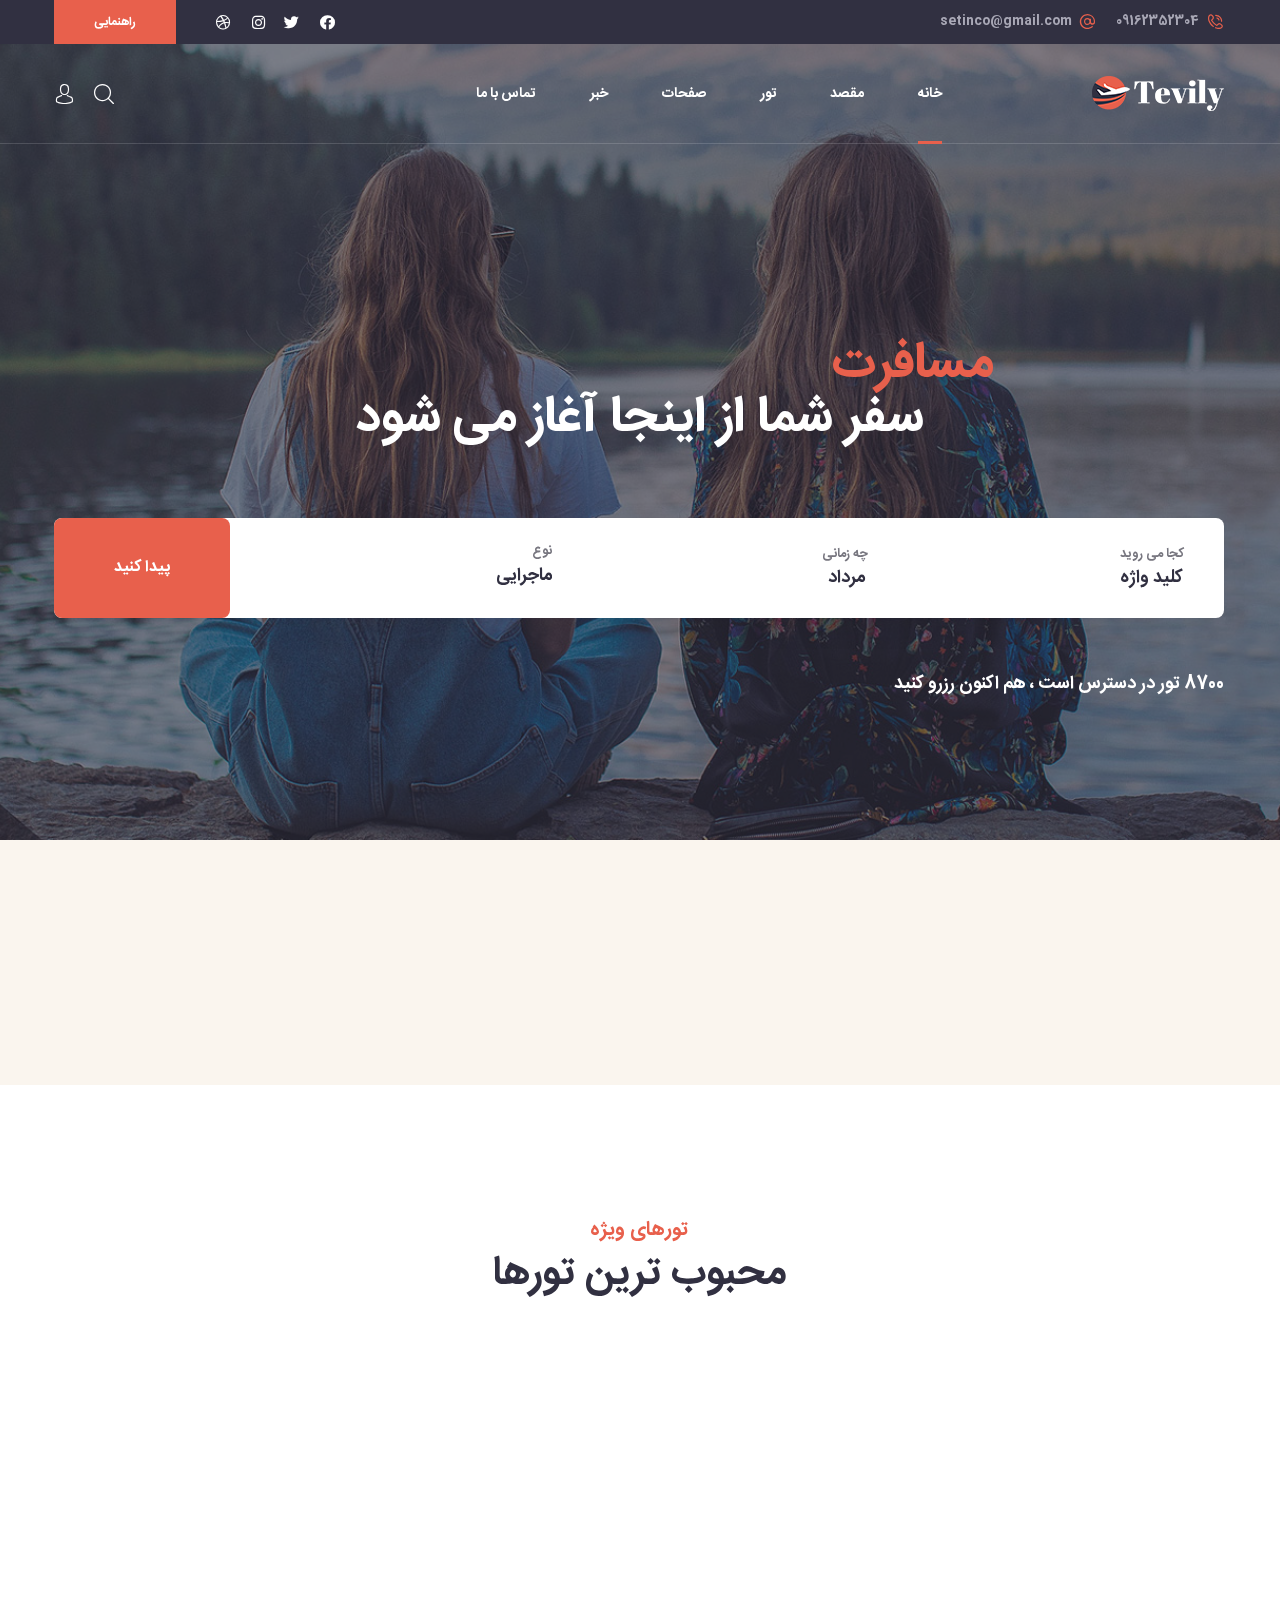
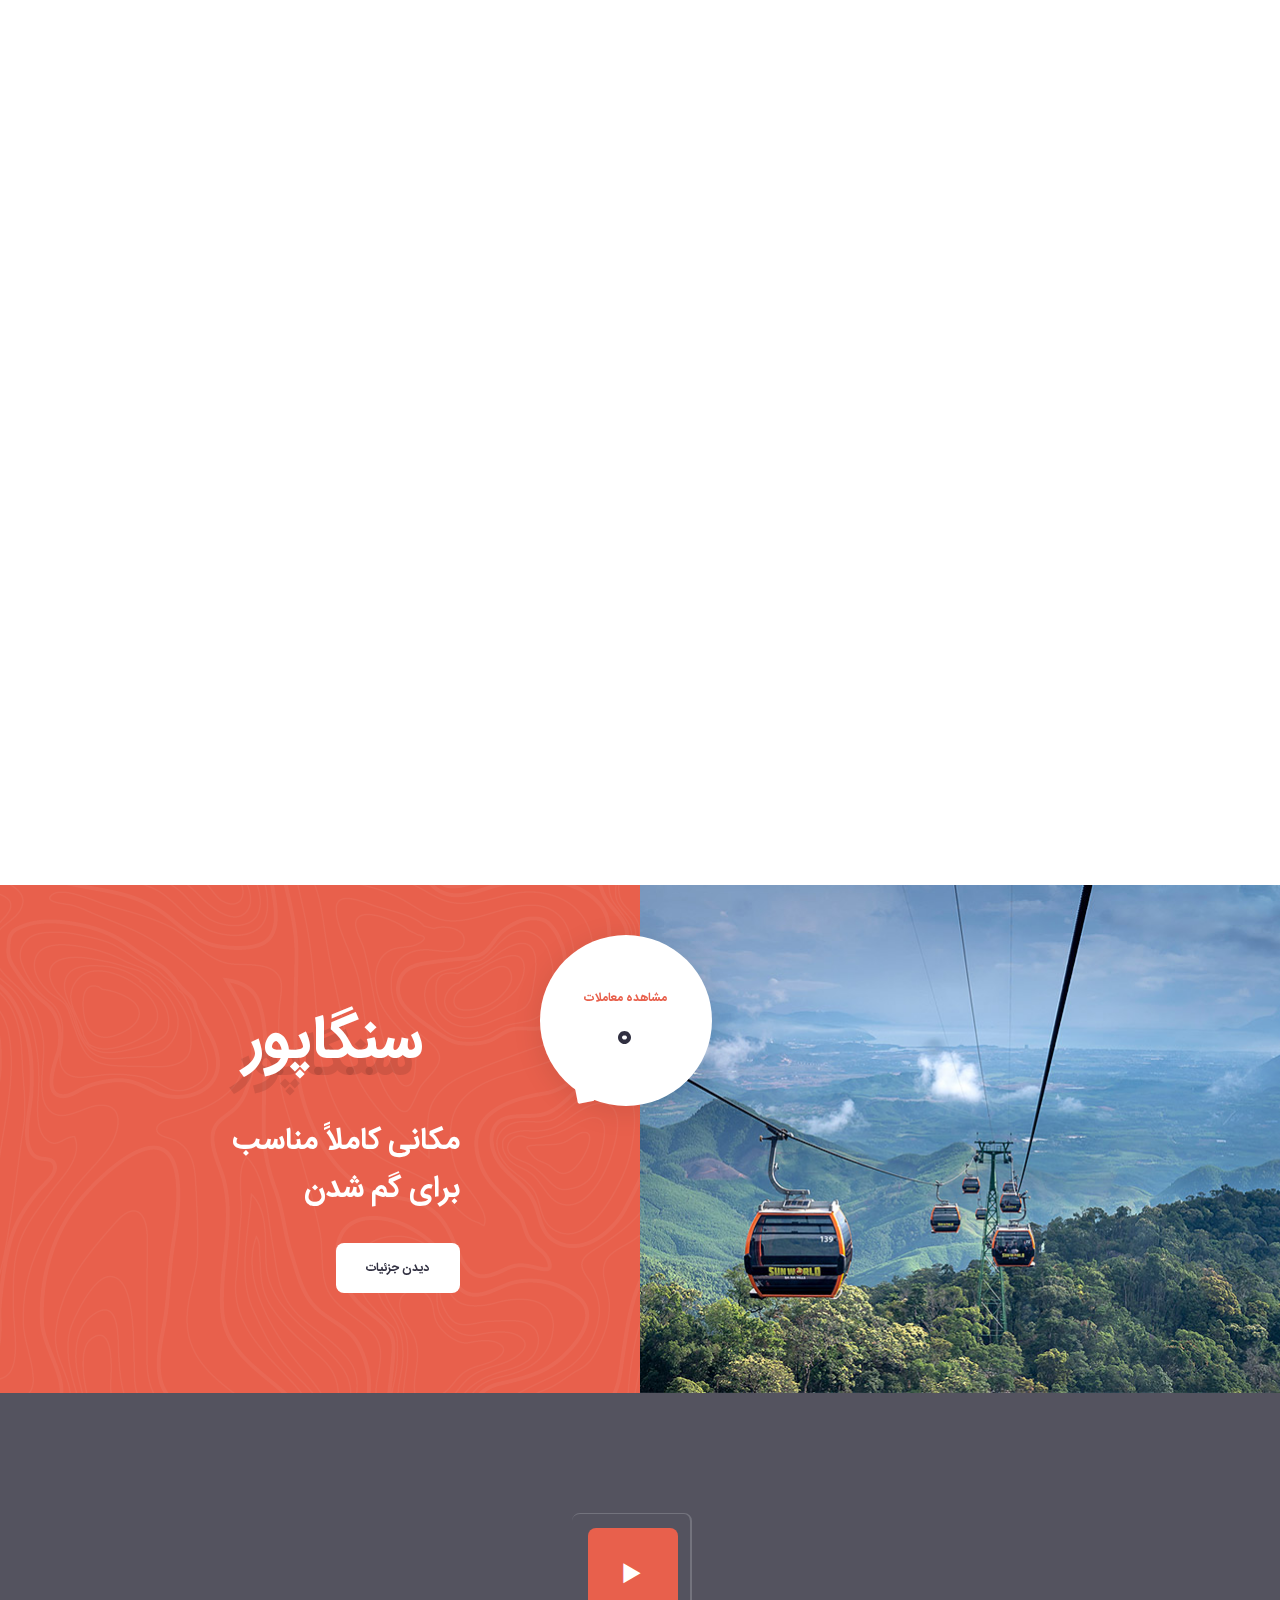
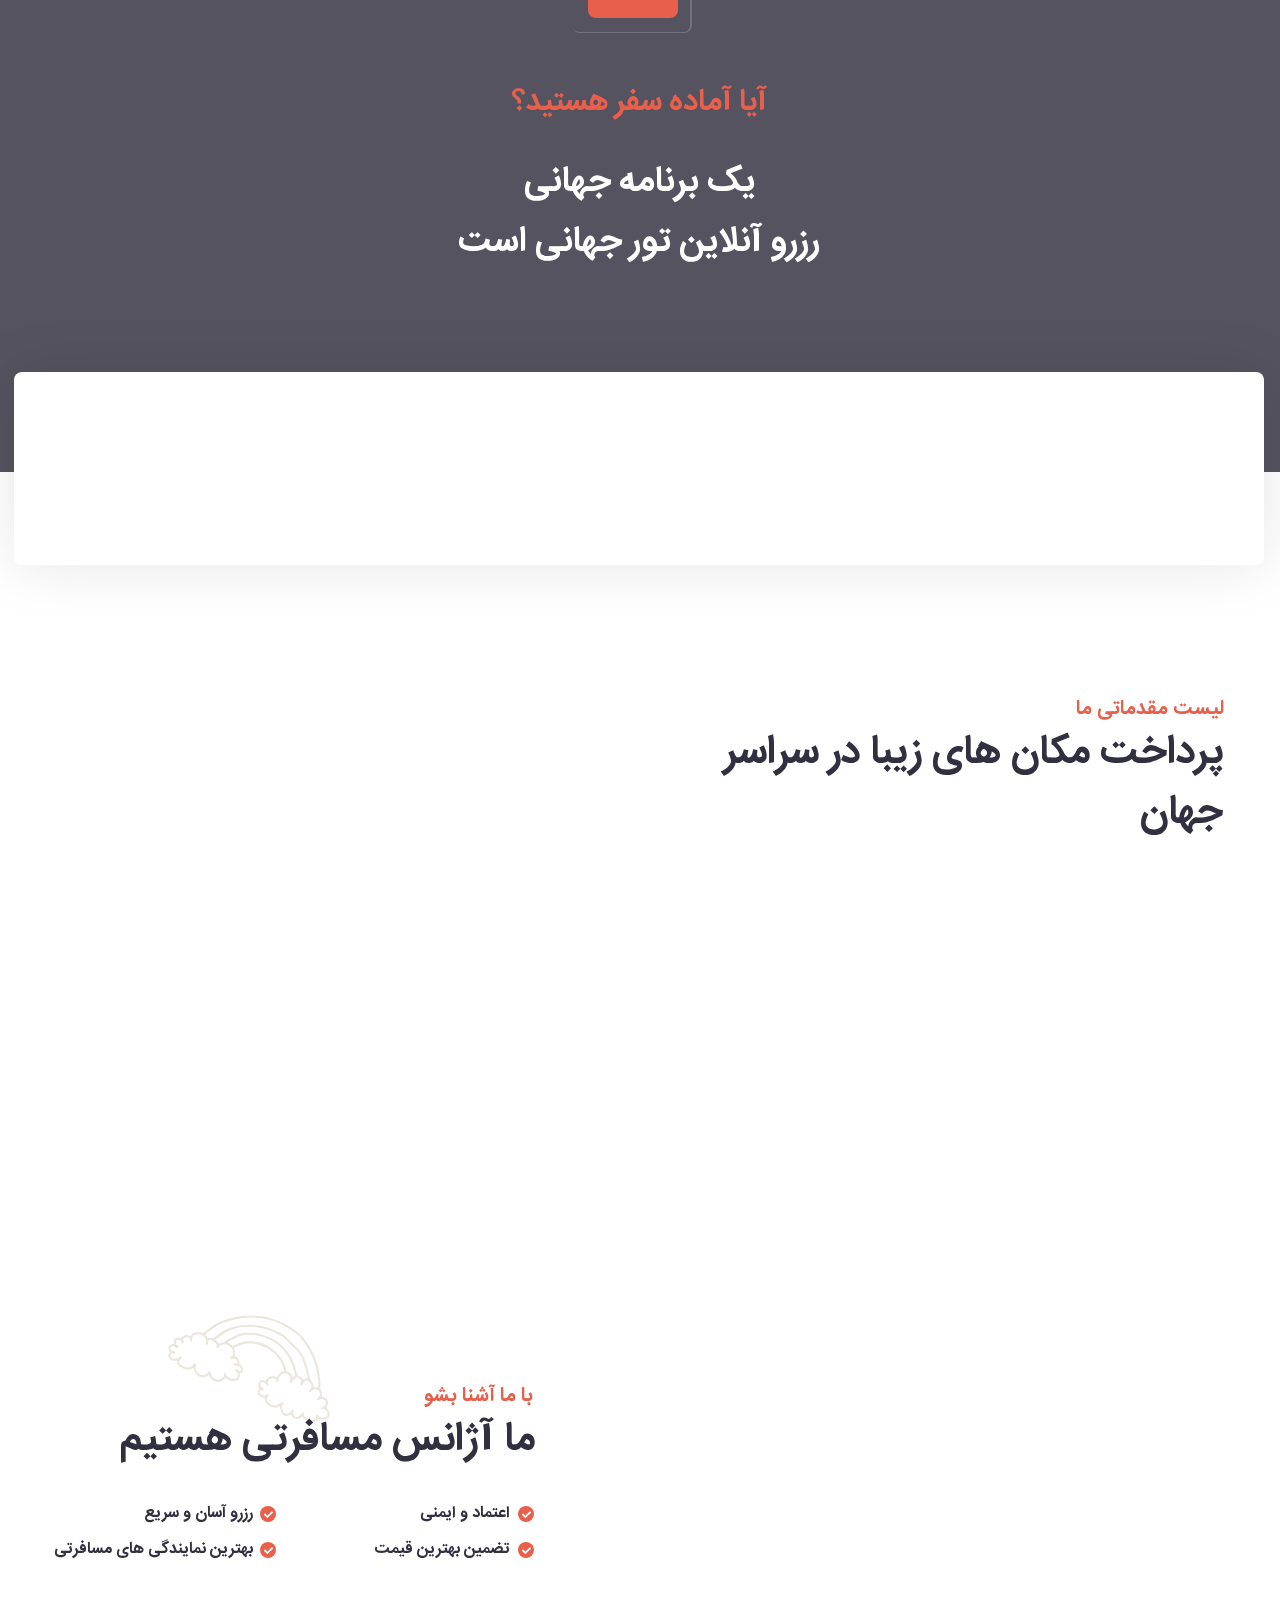
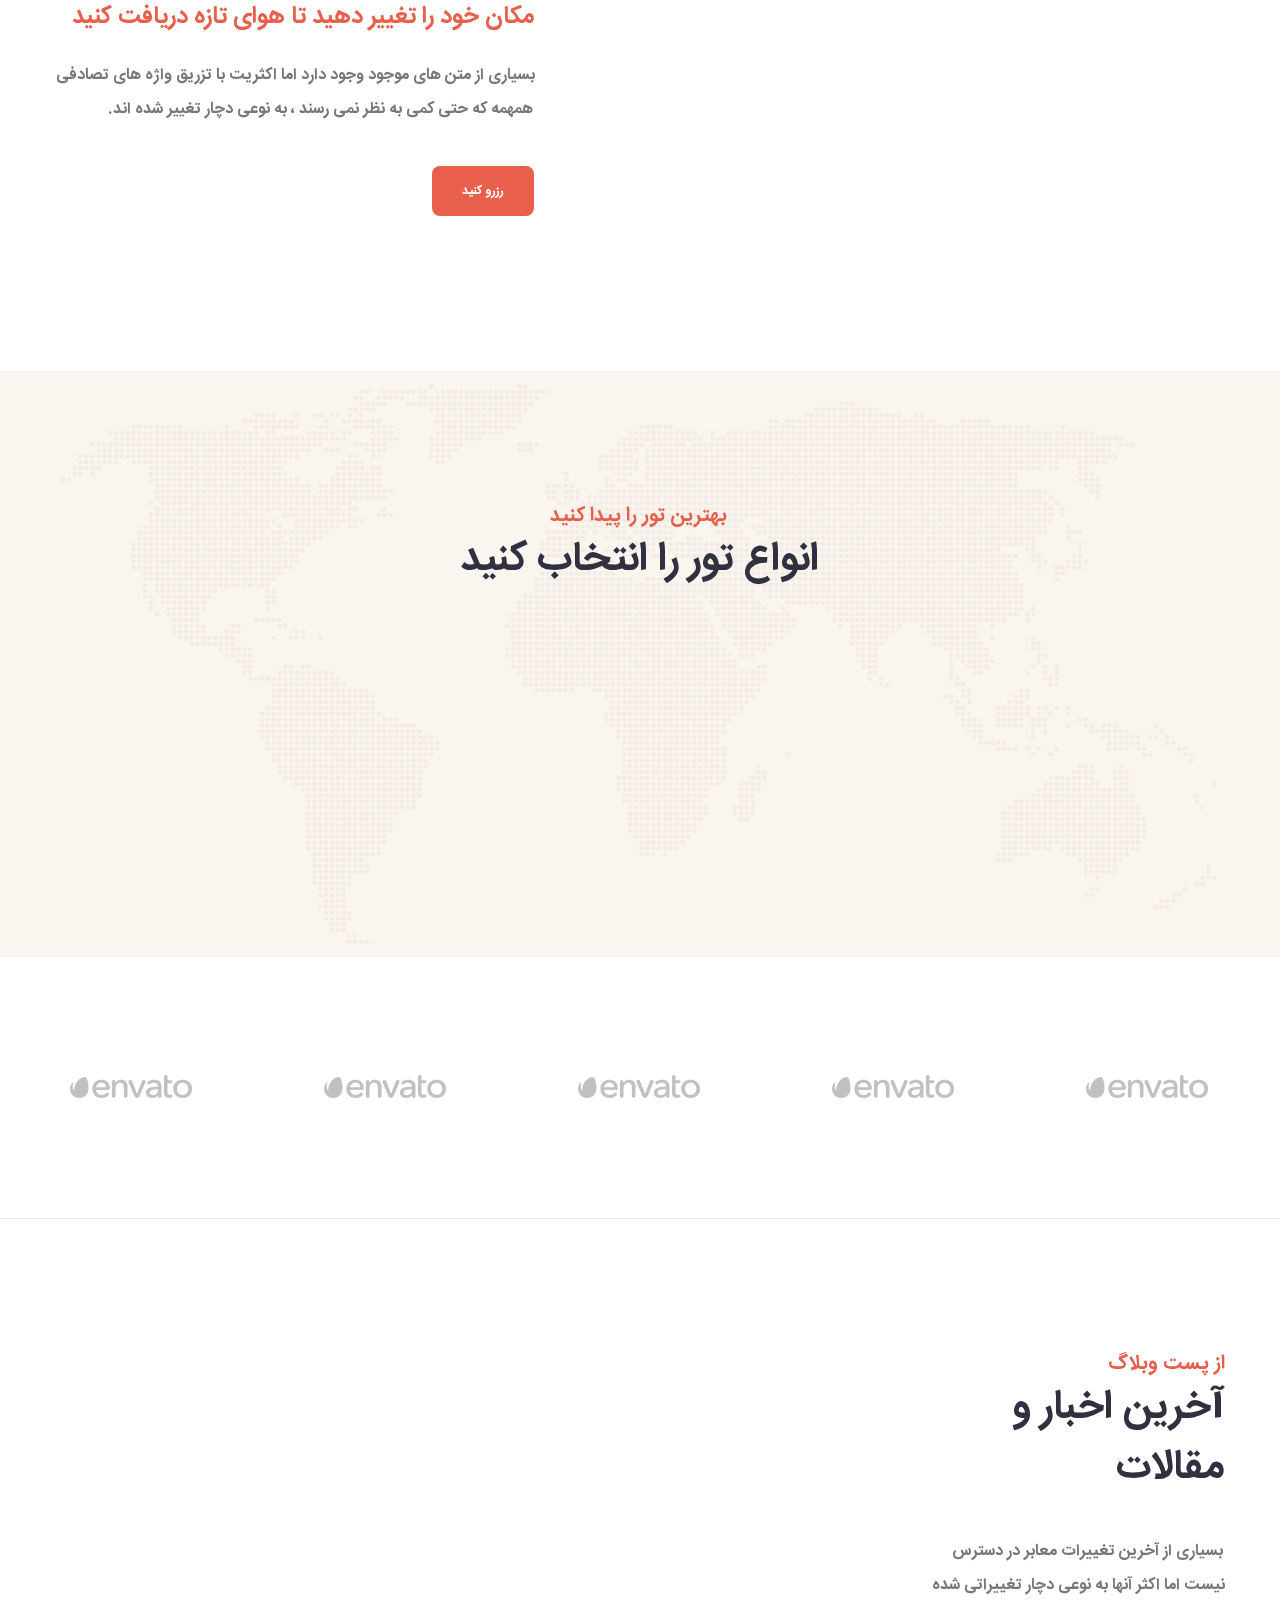
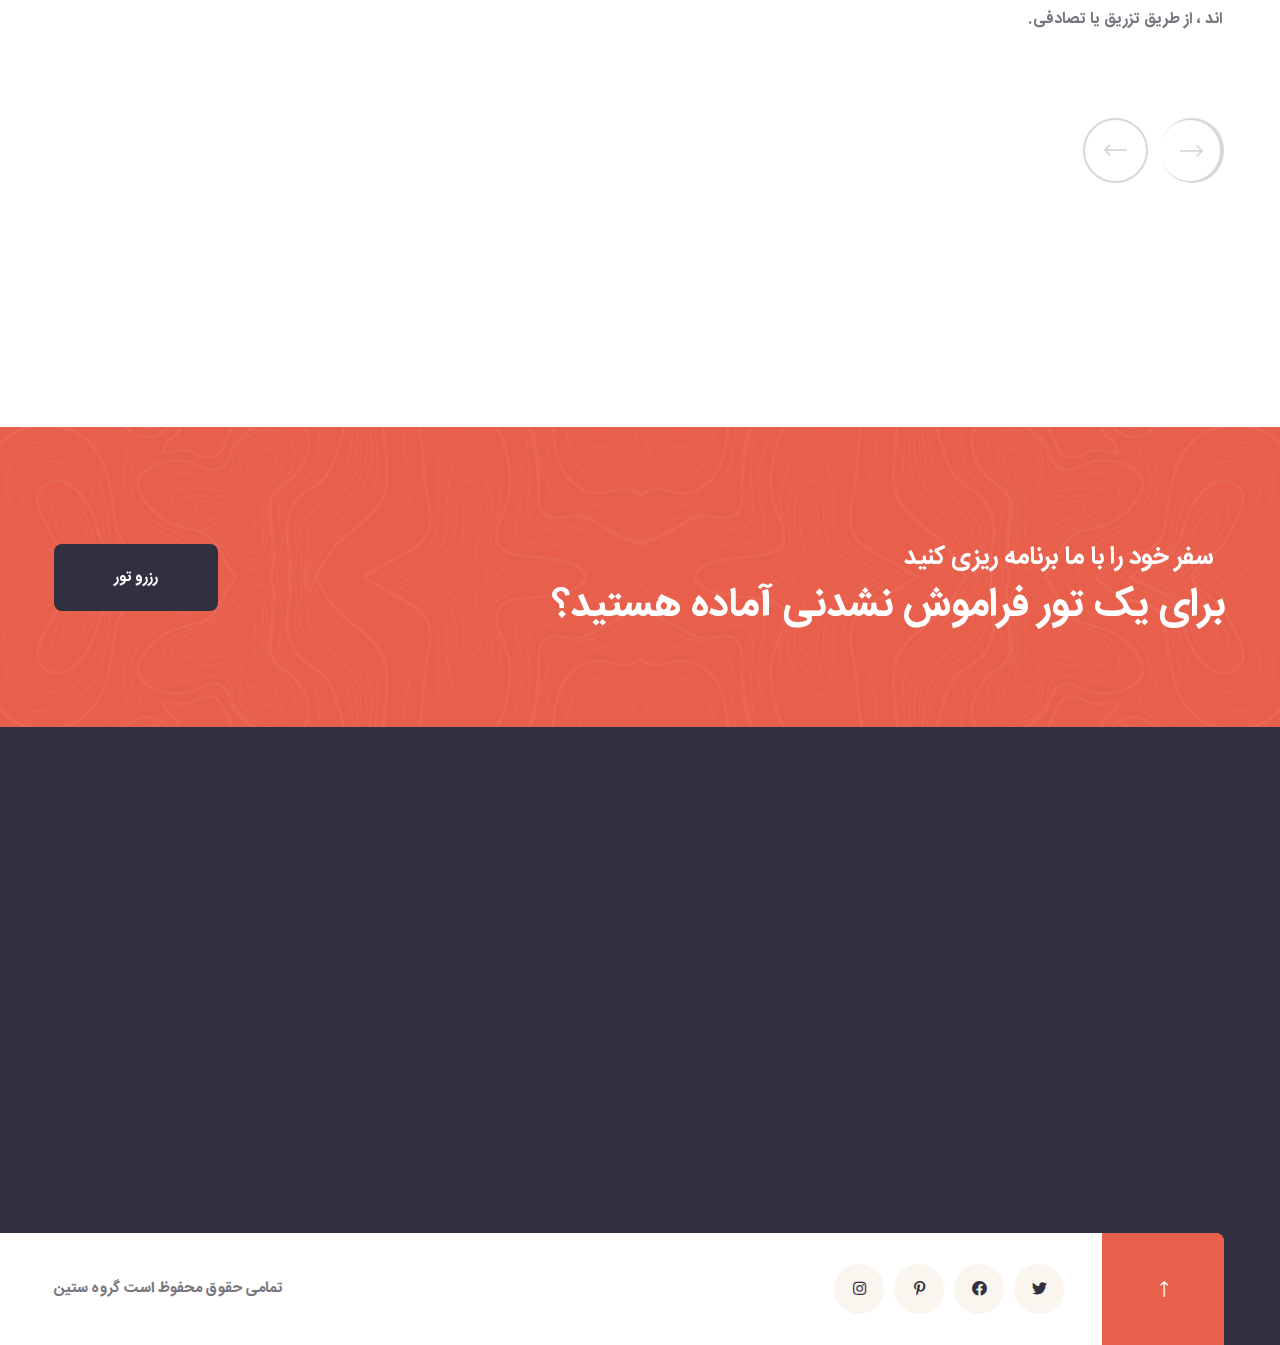
<file: project/index2.html>
<!DOCTYPE html>
<html lang="en">

<head>
    <meta charset="UTF-8" />
    <meta name="viewport" content="width=device-width, initial-scale=1.0" />
    <title> ||  توویلی ||  الگو Tevily HTML برای تور</title>
    <!-- favicons Icons -->
    <link rel="apple-touch-icon" sizes="180x180" href="assets/images/favicons/apple-touch-icon.png" />
    <link rel="icon" type="image/png" sizes="32x32" href="assets/images/favicons/favicon-32x32.png" />
    <link rel="icon" type="image/png" sizes="16x16" href="assets/images/favicons/favicon-16x16.png" />
    
    <meta name="description" content="Tevily HTML Template For Tour" />

    <!-- fonts -->



    <link rel="stylesheet" href="assets/vendors/bootstrap/css/bootstrap.min.css" />
    <link rel="stylesheet" href="assets/vendors/animate/animate.min.css" />
    <link rel="stylesheet" href="assets/vendors/animate/custom-animate.css" />
    <link rel="stylesheet" href="assets/vendors/fontawesome/css/all.min.css" />
    <link rel="stylesheet" href="assets/vendors/jarallax/jarallax.css" />
    <link rel="stylesheet" href="assets/vendors/jquery-magnific-popup/jquery.magnific-popup.css" />
    <link rel="stylesheet" href="assets/vendors/nouislider/nouislider.min.css" />
    <link rel="stylesheet" href="assets/vendors/nouislider/nouislider.pips.css" />
    <link rel="stylesheet" href="assets/vendors/odometer/odometer.min.css" />
    <link rel="stylesheet" href="assets/vendors/swiper/swiper.min.css" />
    <link rel="stylesheet" href="assets/vendors/tevily-icons/style.css">
    <link rel="stylesheet" href="assets/vendors/tiny-slider/tiny-slider.min.css" />
    <link rel="stylesheet" href="assets/vendors/reey-font/stylesheet.css" />
    <link rel="stylesheet" href="assets/vendors/owl-carousel/owl.carousel.min.css" />
    <link rel="stylesheet" href="assets/vendors/owl-carousel/owl.theme.default.min.css" />
    <link rel="stylesheet" href="assets/vendors/twentytwenty/twentytwenty.css" />
    <link rel="stylesheet" href="assets/vendors/bxslider/jquery.bxslider.css" />
    <link rel="stylesheet" href="assets/vendors/bootstrap-select/css/bootstrap-select.min.css" />
    <link rel="stylesheet" href="assets/vendors/vegas/vegas.min.css" />
    <link rel="stylesheet" href="assets/vendors/jquery-ui/jquery-ui.css" />
    <link rel="stylesheet" href="assets/vendors/timepicker/timePicker.css" />

    <!-- template styles -->
    <link rel="stylesheet" href="assets/css/tevily.css" />
    <link rel="stylesheet" href="assets/css/tevily-responsive.css" />
</head>

<body>
    <div class="preloader">
        <img class="preloader__image" width="60" src="assets/images/loader.png" alt="" />
    </div>
    <!-- /.preloader -->
    <div class="page-wrapper">
        <header class="main-header main-header-two clearfix">
            <div class="main-header__top">
                <div class="container">
                    <div class="main-header__top-inner clearfix">
                        <div class="main-header__top-left">
                            <ul class="list-unstyled main-header__top-address">
                                <li>
                                    <div class="icon">
                                        <span class="icon-phone-call"></span>
                                    </div>
                                    <div class="text">
                                        <a href="tel:09162352304">09162352304</a>
                                    </div>
                                </li>
                                <li>
                                    <div class="icon">
                                        <span class="icon-at"></span>
                                    </div>
                                    <div class="text">
                                        <a href="mailto:setinco@gmail.com">setinco@gmail.com</a>
                                    </div>
                                </li>
                            </ul>
                        </div>
                        <div class="main-header__top-right">
                            <div class="main-header__top-right-inner">
                                <div class="main-header__top-right-social">
                                    <a href="#"><i class="fab fa-facebook"></i></a>
                                    <a href="#"><i class="fab fa-twitter"></i></a>
                                    <a href="#"><i class="fab fa-instagram"></i></a>
                                    <a href="#"><i class="fab fa-dribbble"></i></a>
                                </div>
                                <div class="main-header__top-right-btn-box">
                                    <a href="#" class="thm-btn main-header__top-right-btn">راهنمایی</a>
                                </div>
                            </div>
                        </div>
                    </div>
                </div>
            </div>
            <nav class="main-menu main-menu-two clearfix">
                <div class="main-menu-wrapper clearfix">
                    <div class="container clearfix">
                        <div class="main-menu-wrapper-inner clearfix">
                            <div class="main-menu-wrapper__left clearfix">
                                <div class="main-menu-wrapper__logo">
                                    <a href="index.html"><img src="assets/images/resources/logo-2.png" alt=""></a>
                                </div>
                                <div class="main-menu-wrapper__main-menu">
                                    <a href="#" class="mobile-nav__toggler"><i class="fa fa-bars"></i></a>
                                    <ul class="main-menu__list">
                                        <li class="dropdown current">
                                            <a href="index.html">خانه</a>
                                            <ul>
                                                <li>
                                                    <a href="index.html">خانه اول</a>
                                                </li>
                                                <li><a href="index2.html">خانه دوم</a></li>
                                                <li class="dropdown">
                                                    <a href="#">سبک هدر</a>
                                                    <ul>
                                                        <li><a href="index.html">هدر اول</a></li>
                                                        <li><a href="index.html">هدر دوم</a></li>
                                                    </ul>
                                                </li>
                                            </ul>
                                        </li>
                                        <li class="dropdown">
                                            <a href="#">مقصد</a>
                                            <ul>
                                                <li><a href="destinations.html">مقصد</a></li>
                                                <li><a href="destinations-details.html">جزئیات مقصد</a></li>
                                            </ul>
                                        </li>
                                        <li class="dropdown">
                                            <a href="#">تور</a>
                                            <ul>
                                                <li><a href="tours.html">تور</a></li>
                                                <li><a href="tours-list.html">لیست تور</a></li>
                                                <li><a href="tour-details.html">جزئیات تور</a></li>
                                            </ul>
                                        </li>
                                        <li class="dropdown">
                                            <a href="#">صفحات</a>
                                            <ul>
                                                <li><a href="about.html">درباره ما</a></li>
                                            </ul>
                                        </li>
                                        <li class="dropdown">
                                            <a href="#">خبر</a>
                                            <ul>
                                                <li><a href="news.html">خبر</a></li>
                                                <li><a href="news-details.html">جزئیات خبر</a></li>
                                            </ul>
                                        </li>
                                        <li><a href="contact.html">تماس با ما</a></li>
                                    </ul>
                                </div>
                            </div>
                            <div class="main-menu-wrapper__right">
                                <a href="#" class="main-menu__search search-toggler icon-magnifying-glass"></a>
                                <a href="#" class="main-menu__user icon-avatar"></a>
                            </div>
                        </div>
                    </div>
                </div>
            </nav>
        </header>

        <div class="stricky-header stricked-menu main-menu main-menu-two">
            <div class="sticky-header__content"></div><!-- /.sticky-header__content -->
        </div><!-- /.stricky-header -->

        <!-- Banner Two Start -->
        <section class="banner-two">
            <div class="banner-bg-slide"
                data-options='{ "delay": 5000, "slides": [ { "src": "assets/images/backgrounds/main-slider-2-1.jpg" }, { "src": "assets/images/backgrounds/main-slider-2-2.jpg" }, { "src": "assets/images/backgrounds/main-slider-2-3.jpg" } ], "transition": "fade", "timer": false, "align": "top" }'>
            </div><!-- /.banner-bg-slide -->
            <div class="banner-bg-slide-overly"></div>
            <div class="container">
                <div class="row">
                    <div class="col-xl-12">
                        <div class="banner-two__content">
                            <p class="banner-two__sub-title">مسافرت</p>
                            <h2 class="banner-two__title">سفر شما از اینجا آغاز می شود</h2>
                            <div class="tour-search-box">
                                <form class="tour-search-one" action="tour-sidebar.html">
                                    <div class="tour-search-one__inner">
                                        <div class="tour-search-one__inputs">
                                            <div class="tour-search-one__input-box">
                                                <label for="place">کجا می روید</label>
                                                <input type="text" placeholder="کلید واژه" name="place" id="place">
                                            </div>
                                            <div class="tour-search-one__input-box">
                                                <label>چه زمانی</label>
                                                <input type="text" placeholder="مرداد" name="when" id="datepicker">
                                            </div>
                                            <div class="tour-search-one__input-box tour-search-one__input-box-last">
                                                <label for="type">نوع</label>
                                                <select class="selectpicker" id="type">
                                                    <option value="Adventure">ماجرایی</option>
                                                    <option value="Wildlife">باغ وحش</option>
                                                    <option value="Sightseeing">منظره</option>
                                                </select>
                                            </div>
                                        </div>
                                        <div class="tour-search-one__btn-wrap">
                                            <button type="submit"
                                                class="thm-btn tour-search-one__btn tour-search-one__btn-2">پیدا کنید</button>
                                        </div>
                                    </div>
                                </form>
                                <p class="banner-two__bottom-text">8700 تور در دسترس است ، هم اکنون رزرو کنید</p>
                            </div>
                        </div>
                    </div>
                </div>
            </div>
        </section>
        <!--Banner Two End-->

        <!--Three Icon Box Start-->
        <section class="three-icon-box">
            <div class="container">
                <div class="row">
                    <div class="col-xl-4 col-lg-4 wow fadeInUp" data-wow-delay="100ms">
                        <!--Three Icon Box Single-->
                        <div class="three-icon-box__single">
                            <div class="three-icon-box__icon">
                                <span class="icon-cashback"></span>
                            </div>
                            <div class="three-icon-box__content">
                                <h4 class="three-icon-box__title">تضمین بهترین قیمت</h4>
                                <p class="three-icon-box__text">تنوع بسیاری وجود دارد اما اکثریت آنها متن ساده و رایگان دارند</p>
                            </div>
                        </div>
                    </div>
                    <div class="col-xl-4 col-lg-4 wow fadeInUp" data-wow-delay="200ms">
                        <!--Three Icon Box Single-->
                        <div class="three-icon-box__single">
                            <div class="three-icon-box__icon">
                                <span class="icon-booking"></span>
                            </div>
                            <div class="three-icon-box__content">
                                <h4 class="three-icon-box__title">رزرو آسان و سریع</h4>
                                <p class="three-icon-box__text">تنوع بسیاری وجود دارد اما اکثریت آنها متن ساده و رایگان دارند</p>
                            </div>
                        </div>
                    </div>
                    <div class="col-xl-4 col-lg-4 wow fadeInUp" data-wow-delay="300ms">
                        <!--Three Icon Box Single-->
                        <div class="three-icon-box__single">
                            <div class="three-icon-box__icon">
                                <span class="icon-travel"></span>
                            </div>
                            <div class="three-icon-box__content">
                                <h4 class="three-icon-box__title">بهترین انتخاب تور</h4>
                                <p class="three-icon-box__text">تنوع بسیاری وجود دارد اما اکثریت آنها متن ساده و رایگان دارند</p>
                            </div>
                        </div>
                    </div>
                </div>
            </div>
        </section>
        <!--Three Icon Box End-->

        <!--Popular Tours Two Start-->
        <section class="popular-tours-two">
            <div class="container">
                <div class="section-title text-center">
                    <span class="section-title__tagline">تورهای ویژه</span>
                    <h2 class="section-title__title">محبوب ترین تورها</h2>
                </div>
                <div class="row">
                    <div class="col-xl-4 col-lg-6 col-md-6 wow fadeInUp" data-wow-delay="100ms">
                        <!--Popular Tours Two Single-->
                        <div class="popular-tours__single">
                            <div class="popular-tours__img">
                                <img src="assets/images/resources/popular-tours-two__img-1.jpg" alt="">
                                <div class="popular-tours__icon">
                                    <a href="tour-details.html">
                                        <i class="fa fa-heart"></i>
                                    </a>
                                </div>
                            </div>
                            <div class="popular-tours__content">
                                <div class="popular-tours__stars">
                                    <i class="fa fa-star"></i>8.0 عالی
                                </div>
                                <h3 class="popular-tours__title"><a href="tour-details.html">سفر به زیباترین مکانهای جهان</a></h3>
                                <p class="popular-tours__rate"><span>1800 تومان</span> /هر نفر</p>
                                <ul class="popular-tours__meta list-unstyled">
                                    <li><a href="tour-details.html">3 روز</a></li>
                                    <li><a href="tour-details.html">+12 </a></li>
                                    <li><a href="tour-details.html">لس آنجلس</a></li>
                                </ul>
                            </div>
                        </div>
                    </div>
                    <div class="col-xl-4 col-lg-6 col-md-6 wow fadeInUp" data-wow-delay="200ms">
                        <!--Popular Tours Two Single-->
                        <div class="popular-tours__single">
                            <div class="popular-tours__img">
                                <img src="assets/images/resources/popular-tours-two__img-2.jpg" alt="">
                                <div class="popular-tours__icon">
                                    <a href="tour-details.html">
                                        <i class="fa fa-heart"></i>
                                    </a>
                                </div>
                            </div>
                            <div class="popular-tours__content">
                                <div class="popular-tours__stars">
                                    <i class="fa fa-star"></i> 8.0 عالی
                                </div>
                                <h3 class="popular-tours__title"><a href="tour-details.html">سفر به زیباترین مکانهای جهان</a>
                                </h3>
                                <p class="popular-tours__rate"><span>1800 تومان</span> /هر نفر</p>
                                <ul class="popular-tours__meta list-unstyled">
                                    <li><a href="tour-details.html">3 روز</a></li>
                                    <li><a href="tour-details.html">+12 </a></li>
                                    <li><a href="tour-details.html">لس آنجلس</a></li>
                                </ul>
                            </div>
                        </div>
                    </div>
                    <div class="col-xl-4 col-lg-6 col-md-6 wow fadeInUp" data-wow-delay="300ms">
                        <!--Popular Tours Two Single-->
                        <div class="popular-tours__single">
                            <div class="popular-tours__img">
                                <img src="assets/images/resources/popular-tours-two__img-3.jpg" alt="">
                                <div class="popular-tours__icon">
                                    <a href="tour-details.html">
                                        <i class="fa fa-heart"></i>
                                    </a>
                                </div>
                            </div>
                            <div class="popular-tours__content">
                                <div class="popular-tours__stars">
                                    <i class="fa fa-star"></i> 8.0 عالی
                                </div>
                                <h3 class="popular-tours__title"><a href="tour-details.html">سفر به زیباترین مکانهای جهان</a>
                                </h3>
                                <p class="popular-tours__rate"><span>1800 تومان</span> /هر نفر</p>
                                <ul class="popular-tours__meta list-unstyled">
                                    <li><a href="tour-details.html">3 روز</a></li>
                                    <li><a href="tour-details.html">+12 </a></li>
                                    <li><a href="tour-details.html">لس آنجلس</a></li>
                                </ul>
                            </div>
                        </div>
                    </div>
                    <div class="col-xl-4 col-lg-6 col-md-6 wow fadeInUp" data-wow-delay="400ms">
                        <!--Popular Tours Two Single-->
                        <div class="popular-tours__single">
                            <div class="popular-tours__img">
                                <img src="assets/images/resources/popular-tours-two__img-4.jpg" alt="">
                                <div class="popular-tours__icon">
                                    <a href="tour-details.html">
                                        <i class="fa fa-heart"></i>
                                    </a>
                                </div>
                            </div>
                            <div class="popular-tours__content">
                                <div class="popular-tours__stars">
                                    <i class="fa fa-star"></i> 8.0 عالی
                                </div>
                                <h3 class="popular-tours__title"><a href="tour-details.html">سفر به زیباترین مکانهای جهان</a>
                                </h3>
                                <p class="popular-tours__rate"><span>1800 تومان</span> /هر نفر</p>
                                <ul class="popular-tours__meta list-unstyled">
                                    <li><a href="tour-details.html">3 روز</a></li>
                                    <li><a href="tour-details.html">+12 </a></li>
                                    <li><a href="tour-details.html">لس آنجلس</a></li>
                                </ul>
                            </div>
                        </div>
                    </div>
                    <div class="col-xl-4 col-lg-6 col-md-6 wow fadeInUp" data-wow-delay="500ms">
                        <!--Popular Tours Two Single-->
                        <div class="popular-tours__single">
                            <div class="popular-tours__img">
                                <img src="assets/images/resources/popular-tours-two__img-5.jpg" alt="">
                                <div class="popular-tours__icon">
                                    <a href="tour-details.html">
                                        <i class="fa fa-heart"></i>
                                    </a>
                                </div>
                            </div>
                            <div class="popular-tours__content">
                                <div class="popular-tours__stars">
                                    <i class="fa fa-star"></i> 8.0 عالی
                                </div>
                                <h3 class="popular-tours__title"><a href="tour-details.html">سفر به زیباترین مکانهای جهان</a></h3>
                                <p class="popular-tours__rate"><span>1800 تومان</span> /هر نفر</p>
                                <ul class="popular-tours__meta list-unstyled">
                                    <li><a href="tour-details.html">3 روز</a></li>
                                    <li><a href="tour-details.html">+12 </a></li>
                                    <li><a href="tour-details.html">لس آنجلس</a></li>
                                </ul>
                            </div>
                        </div>
                    </div>
                    <div class="col-xl-4 col-lg-6 col-md-6 wow fadeInUp" data-wow-delay="600ms">
                        <!--Popular Tours Two Single-->
                        <div class="popular-tours__single">
                            <div class="popular-tours__img">
                                <img src="assets/images/resources/popular-tours-two__img-6.jpg" alt="">
                                <div class="popular-tours__icon">
                                    <a href="tour-details.html">
                                        <i class="fa fa-heart"></i>
                                    </a>
                                </div>
                            </div>
                            <div class="popular-tours__content">
                                <div class="popular-tours__stars">
                                    <i class="fa fa-star"></i> 8.0 عالی
                                </div>
                                <h3 class="popular-tours__title"><a href="tour-details.html">سفر به زیباترین مکانهای جهان</a>
                                </h3>
                                <p class="popular-tours__rate"><span>1800 تومان</span> /هر نفر</p>
                                <ul class="popular-tours__meta list-unstyled">
                                    <li><a href="tour-details.html">3 روز</a></li>
                                    <li><a href="tour-details.html">+12 </a></li>
                                    <li><a href="tour-details.html">لس آنجلس</a></li>
                                </ul>
                            </div>
                        </div>
                    </div>
                </div>
            </div>
        </section>
        <!--Popular Tours Two End-->

        <!--Singapore Tour Start-->
        <div class="singapore-tour">
            <div class="singapore-tour__container">
                <div class="singapore-tour__left">
                    <div class="singapore-tour-bg"
                        style="background-image: url(assets/images/backgrounds/singapore-tour-bg.jpg)"></div>
                </div>
                <div class="singapore-tour__right">
                    <div class="singapore-tour-right-shape"
                        style="background-image: url(assets/images/shapes/singapore-tour-right-shape.png)"></div>
                    <div class="singapore-tour__content">
                        <h2 class="singapore-tour__title">سنگاپور</h2>
                        <p class="singapore-tour__text">مکانی کاملاً مناسب<br>برای گم شدن</p>
                        <a href="#" class="thm-btn singapore-tour__btn">دیدن جزئیات</a>
                    </div>
                    <div class="singapore-tour__trusted">
                        <p>مشاهده معاملات</p>
                        <h2 class="odometer" data-count="4890">00</h2>
                        <div class="singapore-tour__trusted-icon">
                            <i class="fas fa-sort-up"></i>
                        </div>
                    </div>
                </div>
            </div>
        </div>
        <!--Singapore Tour End-->

        <!--Video Two Start-->
        <div class="video-two">
            <div class="video-two-bg jarallax" data-jarallax data-speed="0.2" data-imgPosition="50% 0%"
                style="background-image: url(assets/images/backgrounds/video-one-two-bg.jpg)"></div>
            <div class="container">
                <div class="row">
                    <div class="col-xl-12">
                        <div class="video-two__inner">
                            <div class="video-one__video-link">
                                <a href="https://www.youtube.com/watch?v=Get7rqXYrbQ" class="video-popup">
                                    <div class="video-one__video-icon">
                                        <span class="icon-play-button"></span>
                                        <i class="ripple"></i>
                                    </div>
                                </a>
                            </div>
                            <p class="video-one__tagline">آیا آماده سفر هستید؟</p>
                            <h2 class="video-one__title"> یک برنامه جهانی <br>رزرو آنلاین تور جهانی است
                            </h2>
                        </div>
                    </div>
                </div>
            </div>
        </div>
        <!--Video Two End-->

        <!--Counter One Start-->
        <div class="counter-one">
            <div class="counter-one__container">
                <ul class="list-unstyled counters-one__box">
                    <li class="counter-one__single wow fadeInUp" data-wow-delay="100ms">
                        <h3 class="odometer" data-count="870">00</h3>
                        <p class="counter-one__text">مجموع کمک های مالی</p>
                    </li>
                    <li class="counter-one__single wow fadeInUp" data-wow-delay="200ms">
                        <h3 class="odometer" data-count="480">00</h3>
                        <p class="counter-one__text">کمپین ها بسته شد</p>
                    </li>
                    <li class="counter-one__single wow fadeInUp" data-wow-delay="300ms">
                        <h3 class="odometer" data-count="930">00</h3>
                        <p class="counter-one__text">مردم شاد</p>
                    </li>
                    <li class="counter-one__single wow fadeInUp" data-wow-delay="400ms">
                        <h3 class="odometer" data-count="63">00</h3>
                        <p class="counter-one__text">داوطلبان ما</p>
                    </li>
                </ul>
            </div>
        </div>
        <!--Counter One End-->

        <!--Destinations Two Start-->
        <section class="destinations-two">
            <div class="destinations-two-shape wow slideInLeft" data-wow-delay="100ms" data-wow-duration="2500ms">
                <img src="assets/images/shapes/destinations-two-shape.png" alt="">
            </div>
            <div class="container">
                <div class="destinations-two__top">
                    <div class="row">
                        <div class="col-xl-6 col-lg-6">
                            <div class="destinations-two__top-left">
                                <div class="section-title text-left">
                                    <span class="section-title__tagline">لیست مقدماتی ما</span>
                                    <h2 class="section-title__title">پرداخت مکان های زیبا در سراسر جهان</h2>
                                </div>
                            </div>
                        </div>
                        <div class="col-xl-6 col-lg-6">
                            <div class="row">
                                <div class="col-xl-6 col-lg-6">
                                    <!--Destinations Two Single-->
                                    <div class="destinations-two__top-single wow fadeInUp" data-wow-delay="100ms">
                                        <div class="destinations-two__top-img">
                                            <img src="assets/images/resources/destinations-two-img-1.jpg" alt="">
                                            <div class="destinations-two__top-content">
                                                <h2 class="destinations-two__top-title"><a
                                                        href="destinations-details.html">اسپانیا</a></h2>
                                            </div>
                                        </div>
                                    </div>
                                </div>
                                <div class="col-xl-6 col-lg-6">
                                    <!--Destinations Two Single-->
                                    <div class="destinations-two__top-single wow fadeInUp" data-wow-delay="200ms">
                                        <div class="destinations-two__top-img">
                                            <img src="assets/images/resources/destinations-two-img-2.jpg" alt="">
                                            <div class="destinations-two__top-content">
                                                <p class="destinations-two__top-sub-title">جدید</p>
                                                <h2 class="destinations-two__top-title"><a
                                                        href="destinations-details.html">اسپانیا</a></h2>
                                            </div>
                                        </div>
                                    </div>
                                </div>
                            </div>
                        </div>
                    </div>
                </div>
                <div class="destinations-two__bottom">
                    <div class="row">
                        <div class="col-xl-3 col-lg-3">
                            <!--Destinations Two Single-->
                            <div class="destinations-two__top-single wow fadeInUp" data-wow-delay="100ms">
                                <div class="destinations-two__top-img">
                                    <img src="assets/images/resources/destinations-two-img-3.jpg" alt="">
                                    <div class="destinations-two__top-content">
                                        <h2 class="destinations-two__top-title"><a
                                                href="destinations-details.html">اسپانیا</a></h2>
                                    </div>
                                </div>
                            </div>
                        </div>
                        <div class="col-xl-3 col-lg-3">
                            <!--Destinations Two Single-->
                            <div class="destinations-two__top-single wow fadeInUp" data-wow-delay="200ms">
                                <div class="destinations-two__top-img">
                                    <img src="assets/images/resources/destinations-two-img-4.jpg" alt="">
                                    <div class="destinations-two__top-content">
                                        <p class="destinations-two__top-sub-title">حیات وحش</p>
                                        <h2 class="destinations-two__top-title"><a
                                                href="destinations-details.html">اسپانیا</a></h2>
                                    </div>
                                </div>
                            </div>
                        </div>
                        <div class="col-xl-3 col-lg-3">
                            <!--Destinations Two Single-->
                            <div class="destinations-two__top-single wow fadeInUp" data-wow-delay="300ms">
                                <div class="destinations-two__top-img">
                                    <img src="assets/images/resources/destinations-two-img-5.jpg" alt="">
                                    <div class="destinations-two__top-content">
                                        <h2 class="destinations-two__top-title"><a
                                                href="destinations-details.html">اسپانیا</a></h2>
                                    </div>
                                </div>
                            </div>
                        </div>
                        <div class="col-xl-3 col-lg-3">
                            <!--Destinations Two Single-->
                            <div class="destinations-two__top-single wow fadeInUp" data-wow-delay="400ms">
                                <div class="destinations-two__top-banner">
                                    <p>تا 30 % تخفیف</p>
                                    <h2>تابستان <span>پر از سرگرمی</span></h2>
                                    <a href="#" class="thm-btn destinations-two__btn">دیدن بیشتر</a>
                                </div>
                            </div>
                        </div>
                    </div>
                </div>
            </div>
        </section>
        <!--Destinations Two End-->

        <!--About Two Start-->
        <section class="about-two">
            <div class="about-two-shape float-bob-y">
                <img src="assets/images/shapes/about-two-shape.png" alt="">
            </div>
            <div class="container">
                <div class="row">
                    <div class="col-xl-6">
                        <div class="about-two__left">
                            <div class="about-tow__left-img wow slideInLeft" data-wow-delay="100ms"
                                data-wow-duration="2500ms">
                                <img src="assets/images/resources/about-two-img.jpg" alt="">
                                <a href="https://www.youtube.com/watch?v=Get7rqXYrbQ" class="video-popup">
                                    <div class="about-two__video-btn">
                                        <span class="icon-play-button"></span>
                                    </div>
                                </a>
                            </div>
                        </div>
                    </div>
                    <div class="col-xl-6">
                        <div class="about-two__right">
                            <div class="section-title text-left">
                                <span class="section-title__tagline">با ما آشنا بشو</span>
                                <h2 class="section-title__title">ما آژانس مسافرتی هستیم</h2>
                            </div>
                            <div class="about-two__tour-points">
                                <ul class="list-unstyled about-two__list">
                                    <li>
                                        <div class="icon">
                                            <i class="fa fa-check"></i>
                                        </div>
                                        <div class="text">
                                            <p>اعتماد و ایمنی</p>
                                        </div>
                                    </li>
                                    <li>
                                        <div class="icon">
                                            <i class="fa fa-check"></i>
                                        </div>
                                        <div class="text">
                                            <p>تضمین بهترین قیمت</p>
                                        </div>
                                    </li>
                                </ul>
                                <ul class="list-unstyled about-two__list about-two__list-two">
                                    <li>
                                        <div class="icon">
                                            <i class="fa fa-check"></i>
                                        </div>
                                        <div class="text">
                                            <p>رزرو آسان و سریع</p>
                                        </div>
                                    </li>
                                    <li>
                                        <div class="icon">
                                            <i class="fa fa-check"></i>
                                        </div>
                                        <div class="text">
                                            <p>بهترین نمایندگی های مسافرتی</p>
                                        </div>
                                    </li>
                                </ul>
                            </div>
                            <p class="about-two__right-text-1">مکان خود را تغییر دهید تا هوای تازه دریافت کنید</p>
                            <p class="about-two__right-text-2">بسیاری از متن های موجود وجود دارد اما اکثریت با تزریق واژه های تصادفی همهمه که حتی کمی به نظر نمی رسند ، به نوعی دچار تغییر شده اند.</p>
                            <a href="#" class="thm-btn about-two__btn">رزرو کنید</a>
                        </div>
                    </div>
                </div>
            </div>
        </section>
        <!--About Two End-->

        <!--Tour Types Start-->
        <section class="tour-types">
            <div class="container">
                <div class="tour-types-map" style="background-image: url(assets/images/shapes/tour-types-map.png)">
                </div>
                <div class="section-title text-center">
                    <span class="section-title__tagline">بهترین تور را پیدا کنید</span>
                    <h2 class="section-title__title">انواع تور را انتخاب کنید</h2>
                </div>
                <ul class="list-unstyled tour-types_list">
                    <li class="tour-types__single wow fadeInUp" data-wow-delay="100ms">
                        <div class="tour-types__content">
                            <div class="tour-types__icon">
                                <span class="icon-deer"></span>
                            </div>
                            <h4 class="tour-types__title">حیات وحش</h4>
                        </div>
                    </li>
                    <li class="tour-types__single wow fadeInUp" data-wow-delay="200ms">
                        <div class="tour-types__content">
                            <div class="tour-types__icon">
                                <span class="icon-paragliding"></span>
                            </div>
                            <h4 class="tour-types__title">پاراگلایدر</h4>
                        </div>
                    </li>
                    <li class="tour-types__single wow fadeInUp" data-wow-delay="300ms">
                        <div class="tour-types__content">
                            <div class="tour-types__icon">
                                <span class="icon-flag"></span>
                            </div>
                            <h4 class="tour-types__title">ماجرا</h4>
                        </div>
                    </li>
                    <li class="tour-types__single wow fadeInUp" data-wow-delay="400ms">
                        <div class="tour-types__content">
                            <div class="tour-types__icon">
                                <span class="icon-hang-gliding"></span>
                            </div>
                            <h4 class="tour-types__title">آویز گلایدر</h4>
                        </div>
                    </li>
                    <li class="tour-types__single wow fadeInUp" data-wow-delay="500ms">
                        <div class="tour-types__content">
                            <div class="tour-types__icon">
                                <span class="icon-booking"></span>
                            </div>
                            <h4 class="tour-types__title">تماشا</h4>
                        </div>
                    </li>
                </ul>
            </div>
        </section>
        <!--Tour Types End-->

        <!--Brand Two Start-->
        <section class="brand-two">
            <div class="container">
                <div class="thm-swiper__slider swiper-container" data-swiper-options='{"spaceBetween": 100, "slidesPerView": 5, "autoplay": { "delay": 5000 }, "breakpoints": {
                    "0": {
                        "spaceBetween": 30,
                        "slidesPerView": 2
                    },
                    "375": {
                        "spaceBetween": 30,
                        "slidesPerView": 2
                    },
                    "575": {
                        "spaceBetween": 30,
                        "slidesPerView": 3
                    },
                    "767": {
                        "spaceBetween": 50,
                        "slidesPerView": 4
                    },
                    "991": {
                        "spaceBetween": 50,
                        "slidesPerView": 5
                    },
                    "1199": {
                        "spaceBetween": 100,
                        "slidesPerView": 5
                    }
                }}'>
                    <div class="swiper-wrapper">
                        <div class="swiper-slide">
                            <img src="assets/images/brand/brand-2-1.png" alt="">
                        </div><!-- /.swiper-slide -->
                        <div class="swiper-slide">
                            <img src="assets/images/brand/brand-2-2.png" alt="">
                        </div><!-- /.swiper-slide -->
                        <div class="swiper-slide">
                            <img src="assets/images/brand/brand-2-3.png" alt="">
                        </div><!-- /.swiper-slide -->
                        <div class="swiper-slide">
                            <img src="assets/images/brand/brand-2-4.png" alt="">
                        </div><!-- /.swiper-slide -->
                        <div class="swiper-slide">
                            <img src="assets/images/brand/brand-2-5.png" alt="">
                        </div><!-- /.swiper-slide -->
                        <div class="swiper-slide">
                            <img src="assets/images/brand/brand-2-1.png" alt="">
                        </div><!-- /.swiper-slide -->
                        <div class="swiper-slide">
                            <img src="assets/images/brand/brand-2-2.png" alt="">
                        </div><!-- /.swiper-slide -->
                        <div class="swiper-slide">
                            <img src="assets/images/brand/brand-2-3.png" alt="">
                        </div><!-- /.swiper-slide -->
                        <div class="swiper-slide">
                            <img src="assets/images/brand/brand-2-4.png" alt="">
                        </div><!-- /.swiper-slide -->
                        <div class="swiper-slide">
                            <img src="assets/images/brand/brand-2-5.png" alt="">
                        </div><!-- /.swiper-slide -->
                    </div>
                </div>
            </div>
        </section>
        <!--Brand Two End-->

        <!--News Two Start-->
        <section class="news-two">
            <div class="container">
                <div class="row">
                    <div class="col-xl-4">
                        <div class="news-two_left">
                            <div class="section-title text-left">
                                <span class="section-title__tagline">از پست وبلاگ</span>
                                <h2 class="section-title__title">آخرین اخبار و مقالات</h2>
                            </div>
                            <p class="news-two__text">بسیاری از آخرین تغییرات معابر در دسترس نیست اما اکثر آنها به نوعی دچار تغییراتی شده اند ، از طریق تزریق یا تصادفی.
                            </p>
                        </div>
                    </div>
                    <div class="col-xl-8">
                        <div class="news-two__right">
                            <div class="news-two__carousel owl-theme owl-carousel">
                                <!--News One Single-->
                                <div class="news-one__single wow fadeInUp" data-wow-delay="100ms">
                                    <div class="news-one__img">
                                        <img src="assets/images/blog/news-one-img-1.jpg" alt="">
                                        <a href="news-details.html">
                                            <span class="news-one__plus"></span>
                                        </a>
                                        <div class="news-one__date">
                                            <p>28 <br> <span>مرداد</span></p>
                                        </div>
                                    </div>
                                    <div class="news-one__content">
                                        <ul class="list-unstyled news-one__meta">
                                            <li><a href="news-details.html"><i class="far fa-user-circle"></i>مدیر</a>
                                            </li>
                                            <li><a href="news-details.html"><i class="far fa-comments"></i>2 نظر</a>
                                            </li>
                                        </ul>
                                        <h3 class="news-one__title">
                                            <a href="news-details.html">سفر به زیباترین مکانهای جهان</a>
                                        </h3>
                                    </div>
                                </div>
                                <!--News One Single-->
                                <div class="news-one__single wow fadeInUp" data-wow-delay="200ms">
                                    <div class="news-one__img">
                                        <img src="assets/images/blog/news-one-img-2.jpg" alt="">
                                        <a href="news-details.html">
                                            <span class="news-one__plus"></span>
                                        </a>
                                        <div class="news-one__date">
                                            <p>28 <br> <span>مرداد</span></p>
                                        </div>
                                    </div>
                                    <div class="news-one__content">
                                        <ul class="list-unstyled news-one__meta">
                                            <li><a href="news-details.html"><i class="far fa-user-circle"></i>مدیر</a>
                                            </li>
                                            <li><a href="news-details.html"><i class="far fa-comments"></i>2 نظر</a>
                                            </li>
                                        </ul>
                                        <h3 class="news-one__title">
                                            <a href="news-details.html">سفر به زیباترین مکانهای جهان</a>
                                        </h3>
                                    </div>
                                </div>
                                <!--News One Single-->
                                <div class="news-one__single wow fadeInUp" data-wow-delay="300ms">
                                    <div class="news-one__img">
                                        <img src="assets/images/blog/news-one-img-3.jpg" alt="">
                                        <a href="news-details.html">
                                            <span class="news-one__plus"></span>
                                        </a>
                                        <div class="news-one__date">
                                            <p>28 <br> <span>مرداد</span></p>
                                        </div>
                                    </div>
                                    <div class="news-one__content">
                                        <ul class="list-unstyled news-one__meta">
                                            <li><a href="news-details.html"><i class="far fa-user-circle"></i>مدیر</a>
                                            </li>
                                            <li><a href="news-details.html"><i class="far fa-comments"></i>2 نظر</a>
                                            </li>
                                        </ul>
                                        <h3 class="news-one__title">
                                            <a href="news-details.html">سفر به زیباترین مکانهای جهان</a>
                                        </h3>
                                    </div>
                                </div>
                            </div>
                        </div>
                    </div>
                </div>
            </div>
        </section>
        <!--News Two End-->

        <!--Book Now Start-->
        <section class="book-now">
            <div class="book-now-shape" style="background-image: url(assets/images/shapes/book-now-shape.png)"></div>
            <div class="container">
                <div class="row">
                    <div class="col-xl-12">
                        <div class="book-now__inner">
                            <div class="book-now__left">
                                <p>سفر خود را با ما برنامه ریزی کنید</p>
                                <h2>برای یک تور فراموش نشدنی آماده هستید؟</h2>
                            </div>
                            <div class="book-now__right">
                                <a href="#" class="thm-btn book-now__btn">رزرو تور</a>
                            </div>
                        </div>
                    </div>
                </div>
            </div>
        </section>
        <!--Book Now End-->

        <!--Site Footer One Start-->
        <footer class="site-footer">
            <div class="site-footer__top">
                <div class="container">
                    <div class="site-footer__top-inner">
                        <div class="row">
                            <div class="col-xl-4 col-lg-6 col-md-6 wow fadeInUp" data-wow-delay="100ms">
                                <div class="footer-widget__column footer-widget__about">
                                    <div class="footer-widget__about-logo">
                                        <a href="index.html"><img src="assets/images/resources/footer-logo.png" alt=""></a>
                                    </div>
                                    <p class="footer-widget__about-text">به آژانس سفر و تور ما خوش آمدید. لورم به سادگی متن  را ارسال می کند.</p>
                                    <ul class="footer-widget__about-contact list-unstyled">
                                        <li>
                                            <div class="icon">
                                                <i class="fas fa-phone-square-alt"></i>
                                            </div>
                                            <div class="text">
                                                <a href="tel:09162352304">09162352304</a>
                                            </div>
                                        </li>
                                        <li>
                                            <div class="icon">
                                                <i class="fas fa-envelope"></i>
                                            </div>
                                            <div class="text">
                                                <a href="mailto:setinco@gmail.com">setinco@gmail.com</a>
                                            </div>
                                        </li>
                                        <li>
                                            <div class="icon">
                                                <i class="fas fa-map-marker-alt"></i>
                                            </div>
                                            <div class="text">
                                                <p>ایران یزد خیابان مطهری</p>
                                            </div>
                                        </li>
                                    </ul>
                                </div>
                            </div>
                            <div class="col-xl-2 col-lg-6 col-md-6 wow fadeInUp" data-wow-delay="200ms">
                                <div class="footer-widget__column footer-widget__company clearfix">
                                    <h3 class="footer-widget__title">شرکت</h3>
                                    <ul class="footer-widget__company-list list-unstyled">
                                        <li><a href="about.html">درباره ما</a></li>
                                        <li><a href="#">وبلاگ</a></li>
                                        <li><a href="#">جوایز</a></li>
                                        <li><a href="#">همکاری با ما</a></li>
                                        <li><a href="#">گروه را ملاقات کن</a></li>
                                    </ul>
                                </div>
                            </div>
                            <div class="col-xl-2 col-lg-6 col-md-6 wow fadeInUp" data-wow-delay="300ms">
                                <div class="footer-widget__column footer-widget__explore">
                                    <h3 class="footer-widget__title">بیشتر</h3>
                                    <ul class="list-unstyled footer-widget__explore-list">
                                        <li><a href="#">حساب</a></li>
                                        <li><a href="#">مجوز</a></li>
                                        <li><a href="#">تماس با ما</a></li>
                                        <li><a href="#">مشارکت</a></li>
                                        <li><a href="#">حریم خصوصی</a></li>
                                    </ul>
                                </div>
                            </div>
                            <div class="col-xl-4 col-lg-6 col-md-6 wow fadeInUp" data-wow-delay="400ms">
                                <div class="footer-widget__column footer-widget__newsletter">
                                    <h3 class="footer-widget__title">خبر نامه</h3>
                                    <form class="footer-widget__newsletter-form mc-form"
                                        data-url="">
                                        <div class="footer-widget__newsletter-input-box">
                                            <input type="email" placeholder="آدرس ایمیل" name="EMAIL">
                                            <button type="submit"
                                                class="footer-widget__newsletter-btn">عضویت شما </button>
                                        </div>
                                    </form>
                                    <div class="mc-form__response text-center"></div><!-- /.mc-form__response -->
                                    <div class="footer-widget__newsletter-bottom">
                                        <div class="footer-widget__newsletter-bottom-icon">
                                            <i class="fa fa-check"></i>
                                        </div>
                                        <div class="footer-widget__newsletter-bottom-text">
                                            <p>من با تمام شرایط و قوانین موافقم</p>
                                        </div>
                                    </div>
                                </div>
                            </div>
                        </div>
                    </div>
                </div>
            </div>
            <div class="site-footer__bottom">
                <div class="container">
                    <div class="row">
                        <div class="col-xl-12">
                            <div class="site-footer__bottom-inner">
                                <div class="site-footer__bottom-left">
                                    <div class="footer-widget__social">
                                        <a href="#"><i class="fab fa-twitter"></i></a>
                                        <a href="#"><i class="fab fa-facebook"></i></a>
                                        <a href="#"><i class="fab fa-pinterest-p"></i></a>
                                        <a href="#"><i class="fab fa-instagram"></i></a>
                                    </div>
                                </div>
                                <div class="site-footer__bottom-right">
                                    <p>تمامی حقوق محفوظ است <a href="#">گروه ستین</a></p>
                                </div>
                                <div class="site-footer__bottom-left-arrow">
                                    <a href="#" data-target="html" class="scroll-to-target scroll-to-top"><span class="icon-right-arrow"></span></a>
                                </div>
                            </div>
                        </div>
                    </div>
                </div>
            </div>
        </footer>
        <!--Site Footer One End-->


    </div><!-- /.page-wrapper -->


    <div class="mobile-nav__wrapper">
        <div class="mobile-nav__overlay mobile-nav__toggler"></div>
        <!-- /.mobile-nav__overlay -->
        <div class="mobile-nav__content">
            <span class="mobile-nav__close mobile-nav__toggler"><i class="fa fa-times"></i></span>

            <div class="logo-box">
                <a href="index.html" aria-label="logo image"><img src="assets/images/resources/logo-2.png" width="155" alt="" /></a>
            </div>
            <!-- /.logo-box -->
            <div class="mobile-nav__container"></div>
            <!-- /.mobile-nav__container -->

            <ul class="mobile-nav__contact list-unstyled">
                <li>
                    <i class="fa fa-envelope"></i>
                    <a href="mailto:setinco@gmail.com">setinco@gmail.com</a>
                </li>
                <li>
                    <i class="fa fa-phone-alt"></i>
                    <a href="tel:666-888-0000">09162352304</a>
                </li>
            </ul><!-- /.mobile-nav__contact -->
            <div class="mobile-nav__top">
                <div class="mobile-nav__social">
                    <a href="#" class="fab fa-twitter"></a>
                    <a href="#" class="fab fa-facebook-square"></a>
                    <a href="#" class="fab fa-pinterest-p"></a>
                    <a href="#" class="fab fa-instagram"></a>
                </div><!-- /.mobile-nav__social -->
            </div><!-- /.mobile-nav__top -->



        </div>
        <!-- /.mobile-nav__content -->
    </div>
    <!-- /.mobile-nav__wrapper -->

    <div class="search-popup">
        <div class="search-popup__overlay search-toggler"></div>
        <!-- /.search-popup__overlay -->
        <div class="search-popup__content">
            <form action="#">
                <label for="search" class="sr-only">جستجو کنید</label><!-- /.sr-only -->
                <input type="text" id="search" placeholder="جستجو کنید..." />
                <button type="submit" aria-label="search submit" class="thm-btn">
                    <i class="icon-magnifying-glass"></i>
                </button>
            </form>
        </div>
        <!-- /.search-popup__content -->
    </div>
    <!-- /.search-popup -->



    <script src="assets/vendors/jquery/jquery-3.6.0.min.js"></script>
    <script src="assets/vendors/bootstrap/js/bootstrap.bundle.min.js"></script>
    <script src="assets/vendors/jarallax/jarallax.min.js"></script>
    <script src="assets/vendors/jquery-ajaxchimp/jquery.ajaxchimp.min.js"></script>
    <script src="assets/vendors/jquery-appear/jquery.appear.min.js"></script>
    <script src="assets/vendors/jquery-circle-progress/jquery.circle-progress.min.js"></script>
    <script src="assets/vendors/jquery-magnific-popup/jquery.magnific-popup.min.js"></script>
    <script src="assets/vendors/jquery-validate/jquery.validate.min.js"></script>
    <script src="assets/vendors/nouislider/nouislider.min.js"></script>
    <script src="assets/vendors/odometer/odometer.min.js"></script>
    <script src="assets/vendors/swiper/swiper.min.js"></script>
    <script src="assets/vendors/tiny-slider/tiny-slider.min.js"></script>
    <script src="assets/vendors/wnumb/wNumb.min.js"></script>
    <script src="assets/vendors/wow/wow.js"></script>
    <script src="assets/vendors/isotope/isotope.js"></script>
    <script src="assets/vendors/countdown/countdown.min.js"></script>
    <script src="assets/vendors/owl-carousel/owl.carousel.min.js"></script>
    <script src="assets/vendors/twentytwenty/twentytwenty.js"></script>
    <script src="assets/vendors/twentytwenty/jquery.event.move.js"></script>
    <script src="assets/vendors/bxslider/jquery.bxslider.min.js"></script>
    <script src="assets/vendors/bootstrap-select/js/bootstrap-select.min.js"></script>
    <script src="assets/vendors/vegas/vegas.min.js"></script>
    <script src="assets/vendors/jquery-ui/jquery-ui.js"></script>
    <script src="assets/vendors/timepicker/timePicker.js"></script>
  <script src="assets/vendors/bootstrap-datepicker.min.js"></script>
  <script src="assets/vendors/bootstrap-datepicker.fa.min.js"></script>




    <!-- template js -->
    <script src="assets/js/tevily.js"></script>
</body>

</html>
</file>
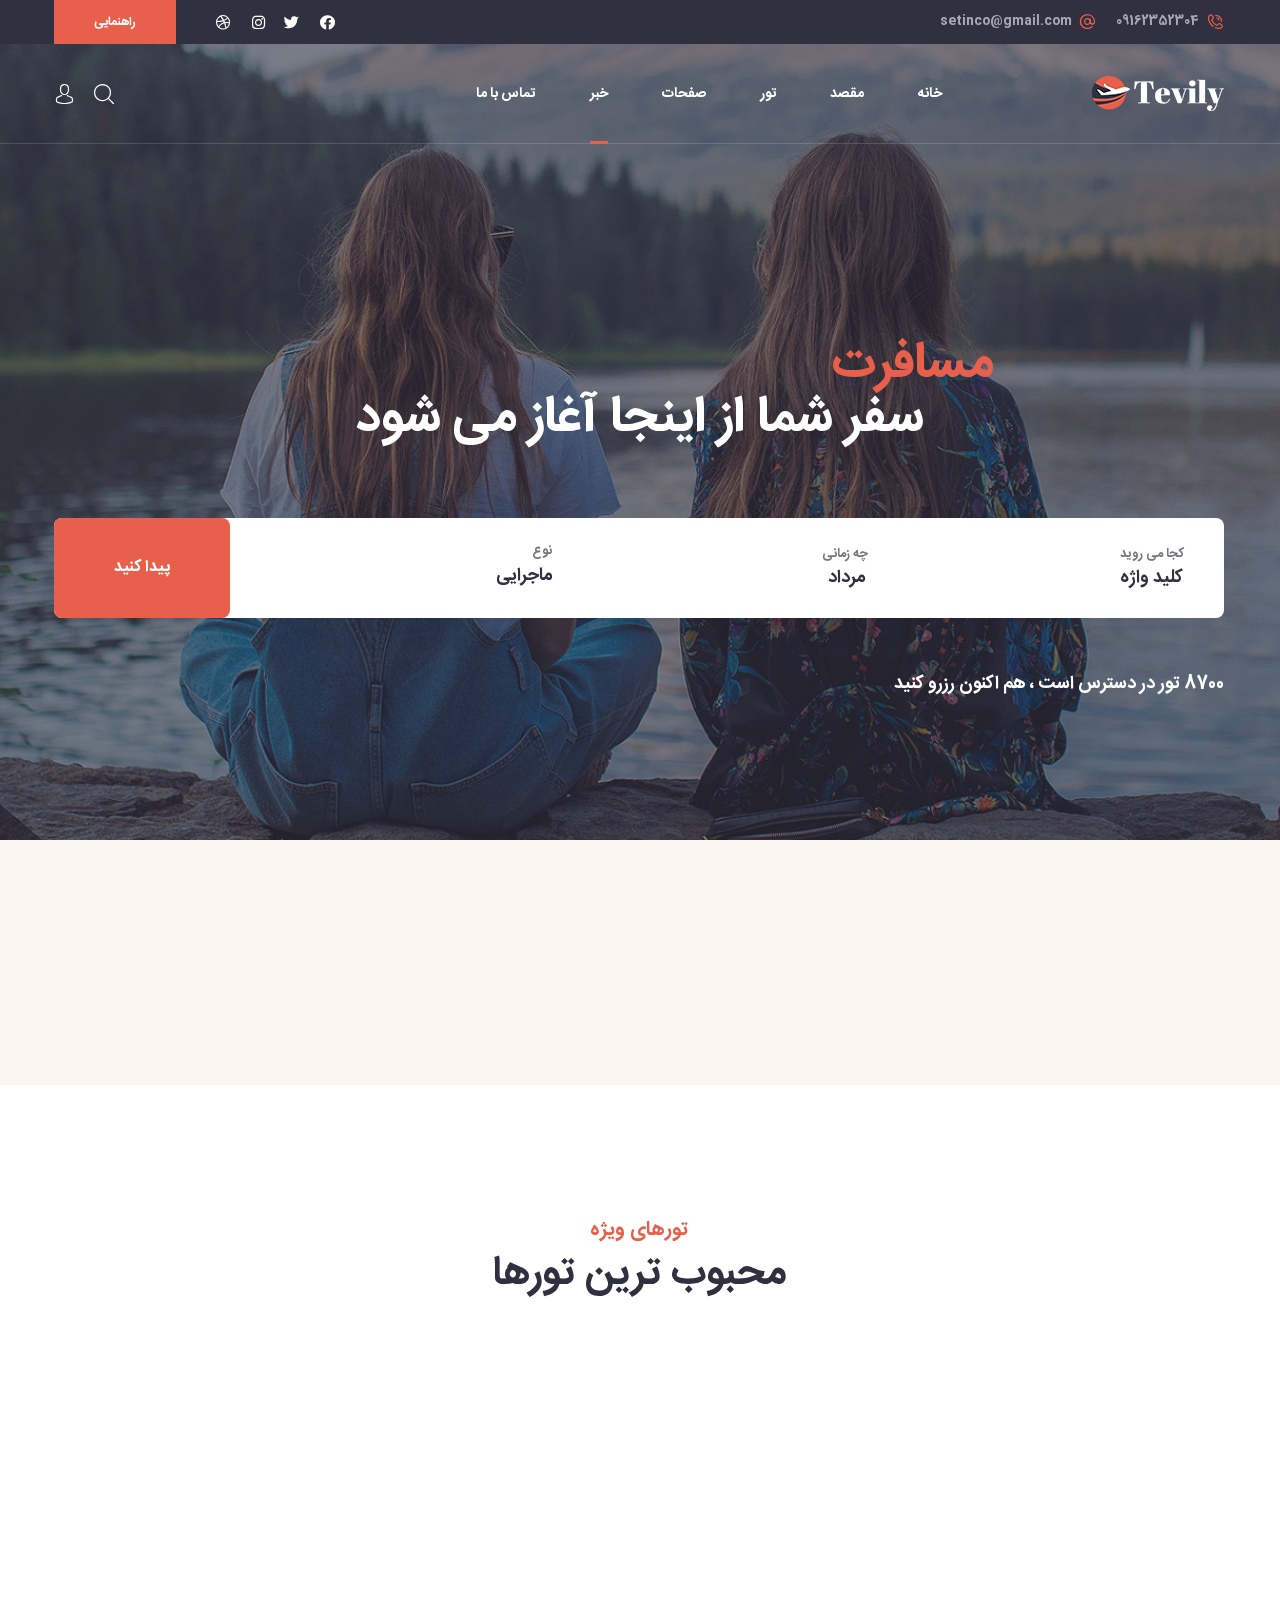
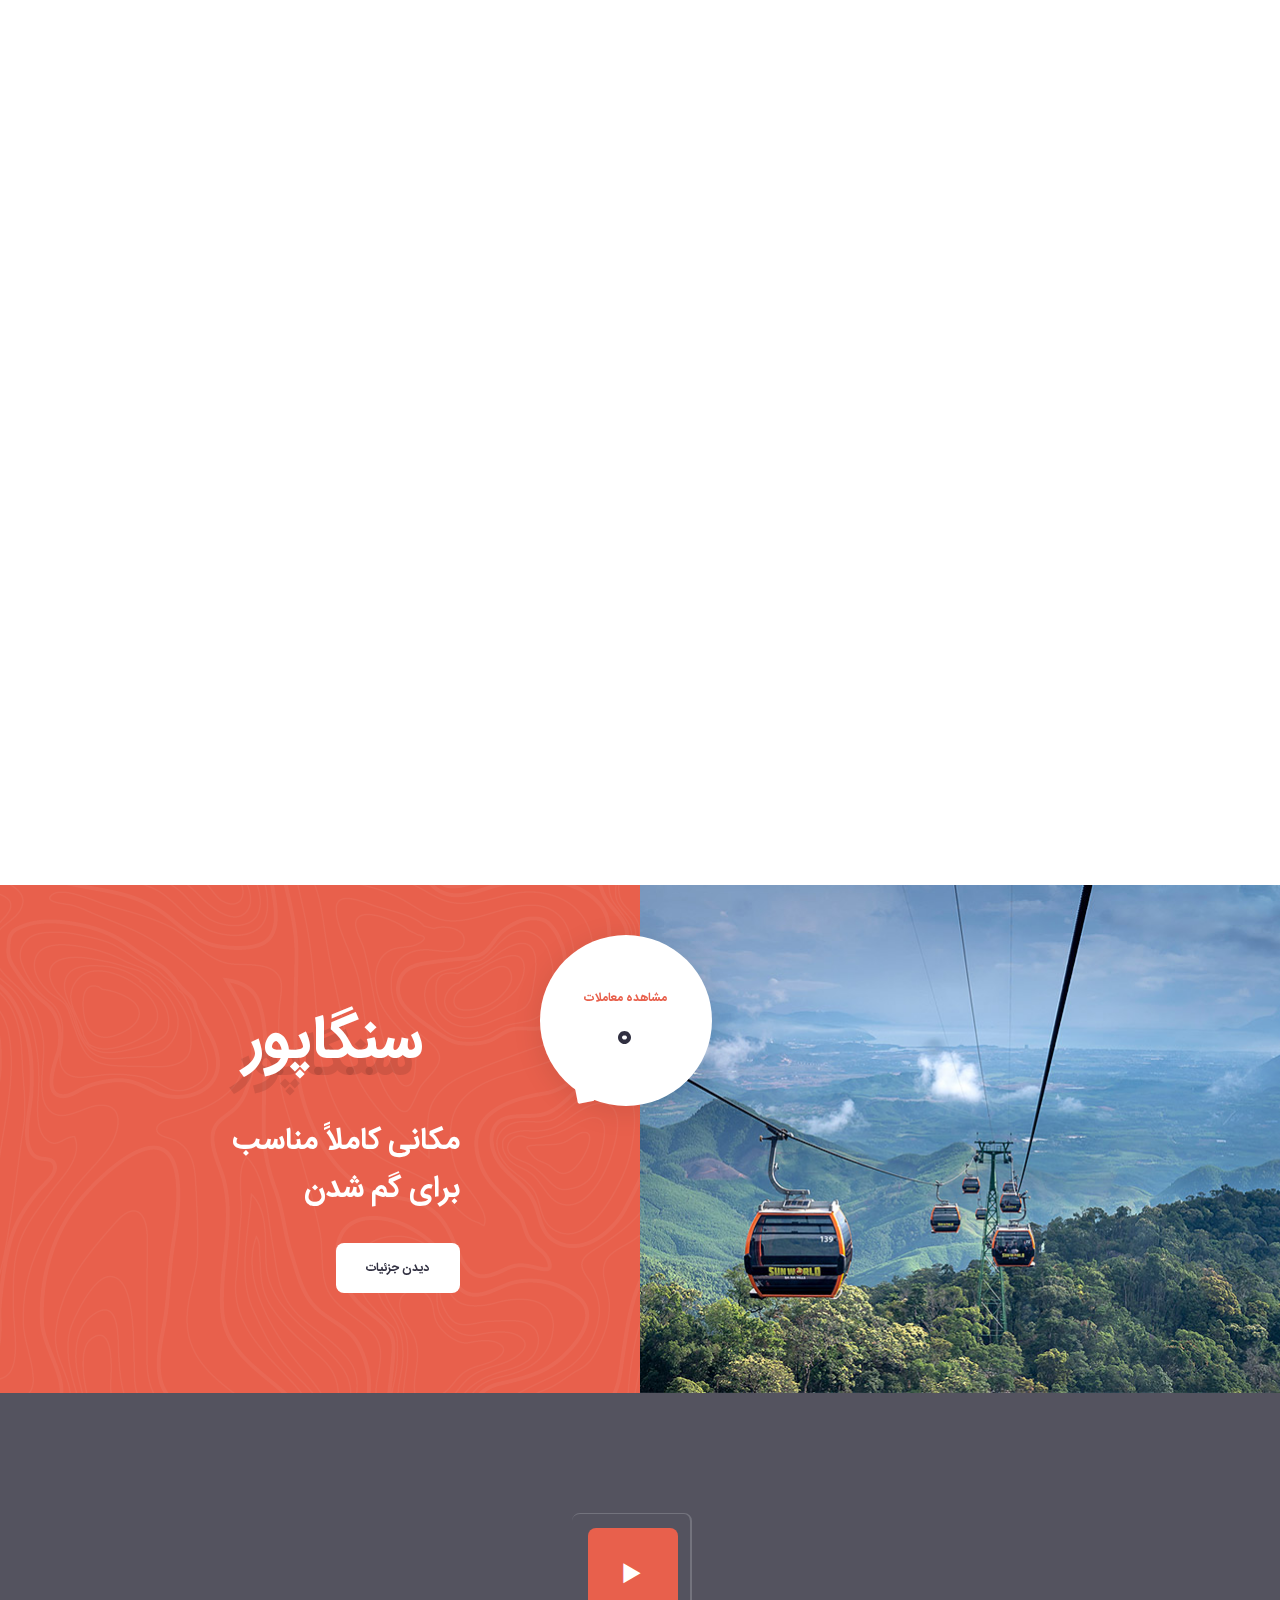
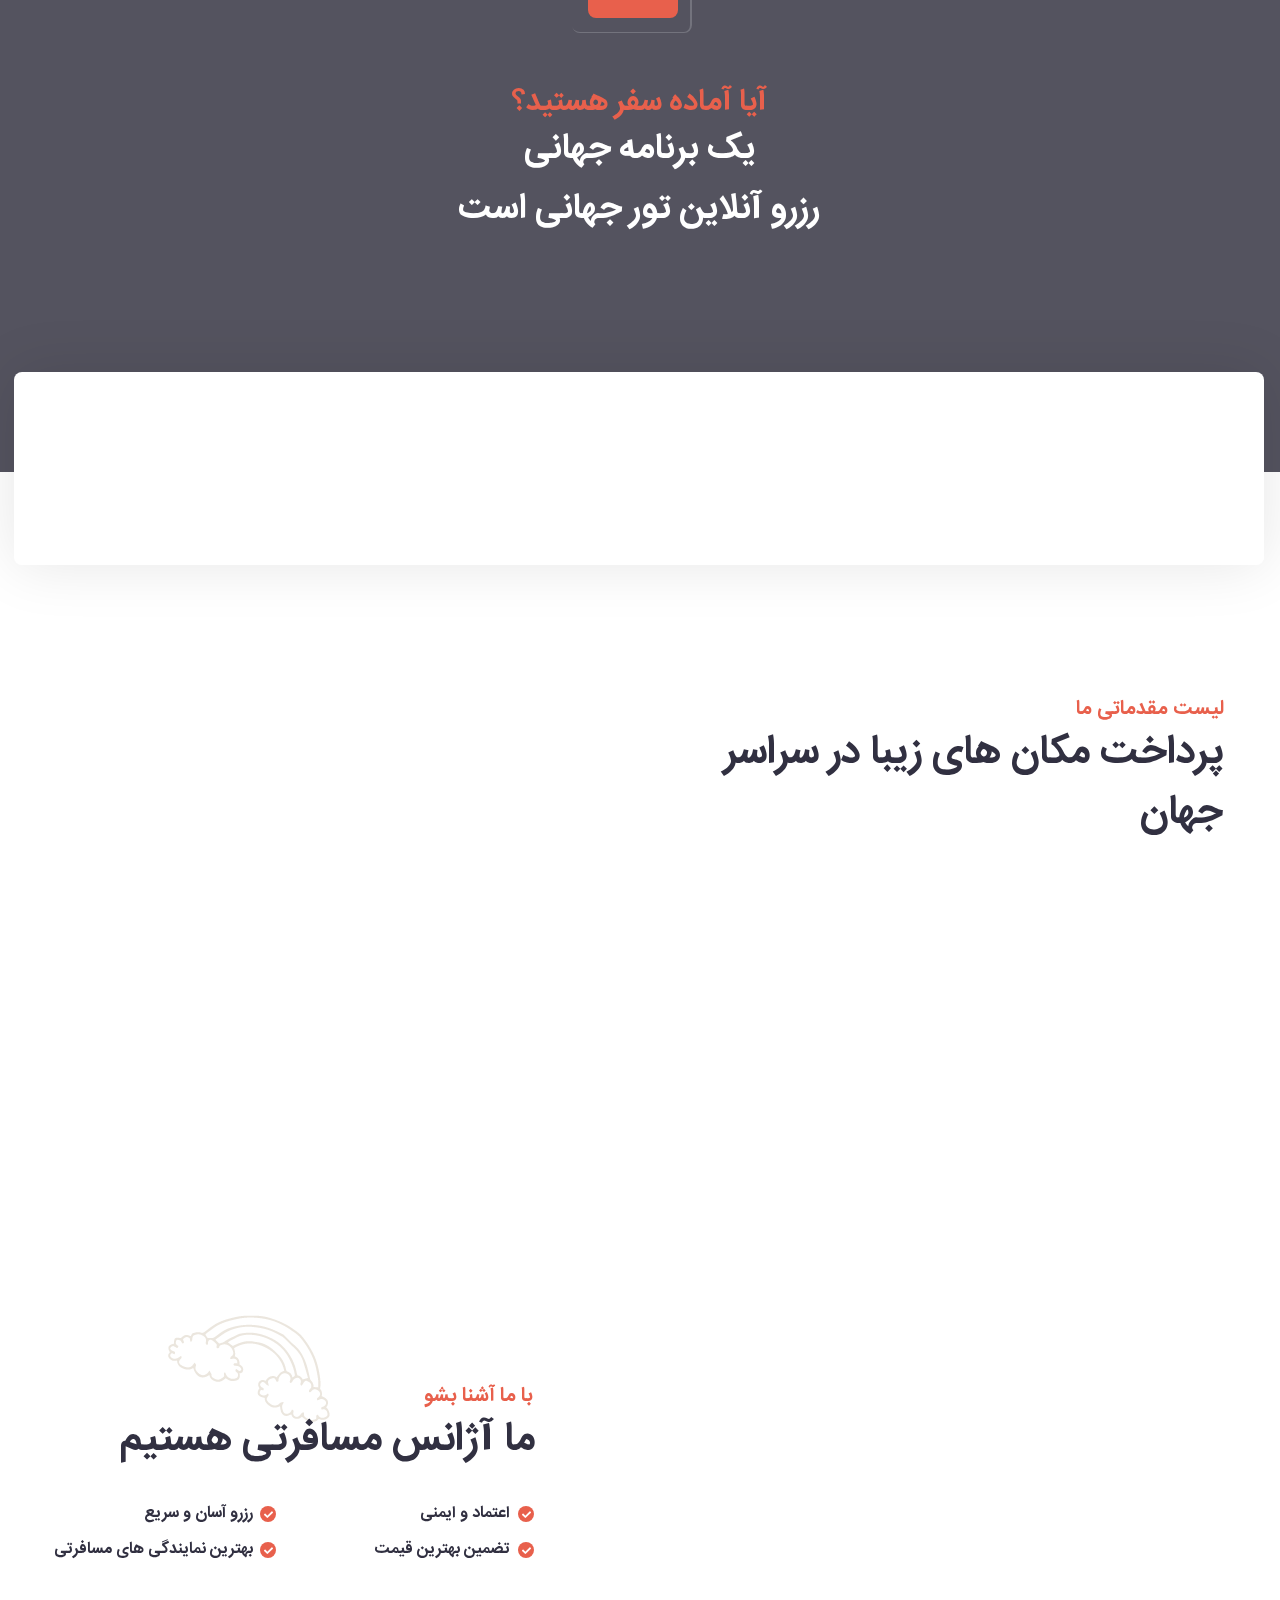
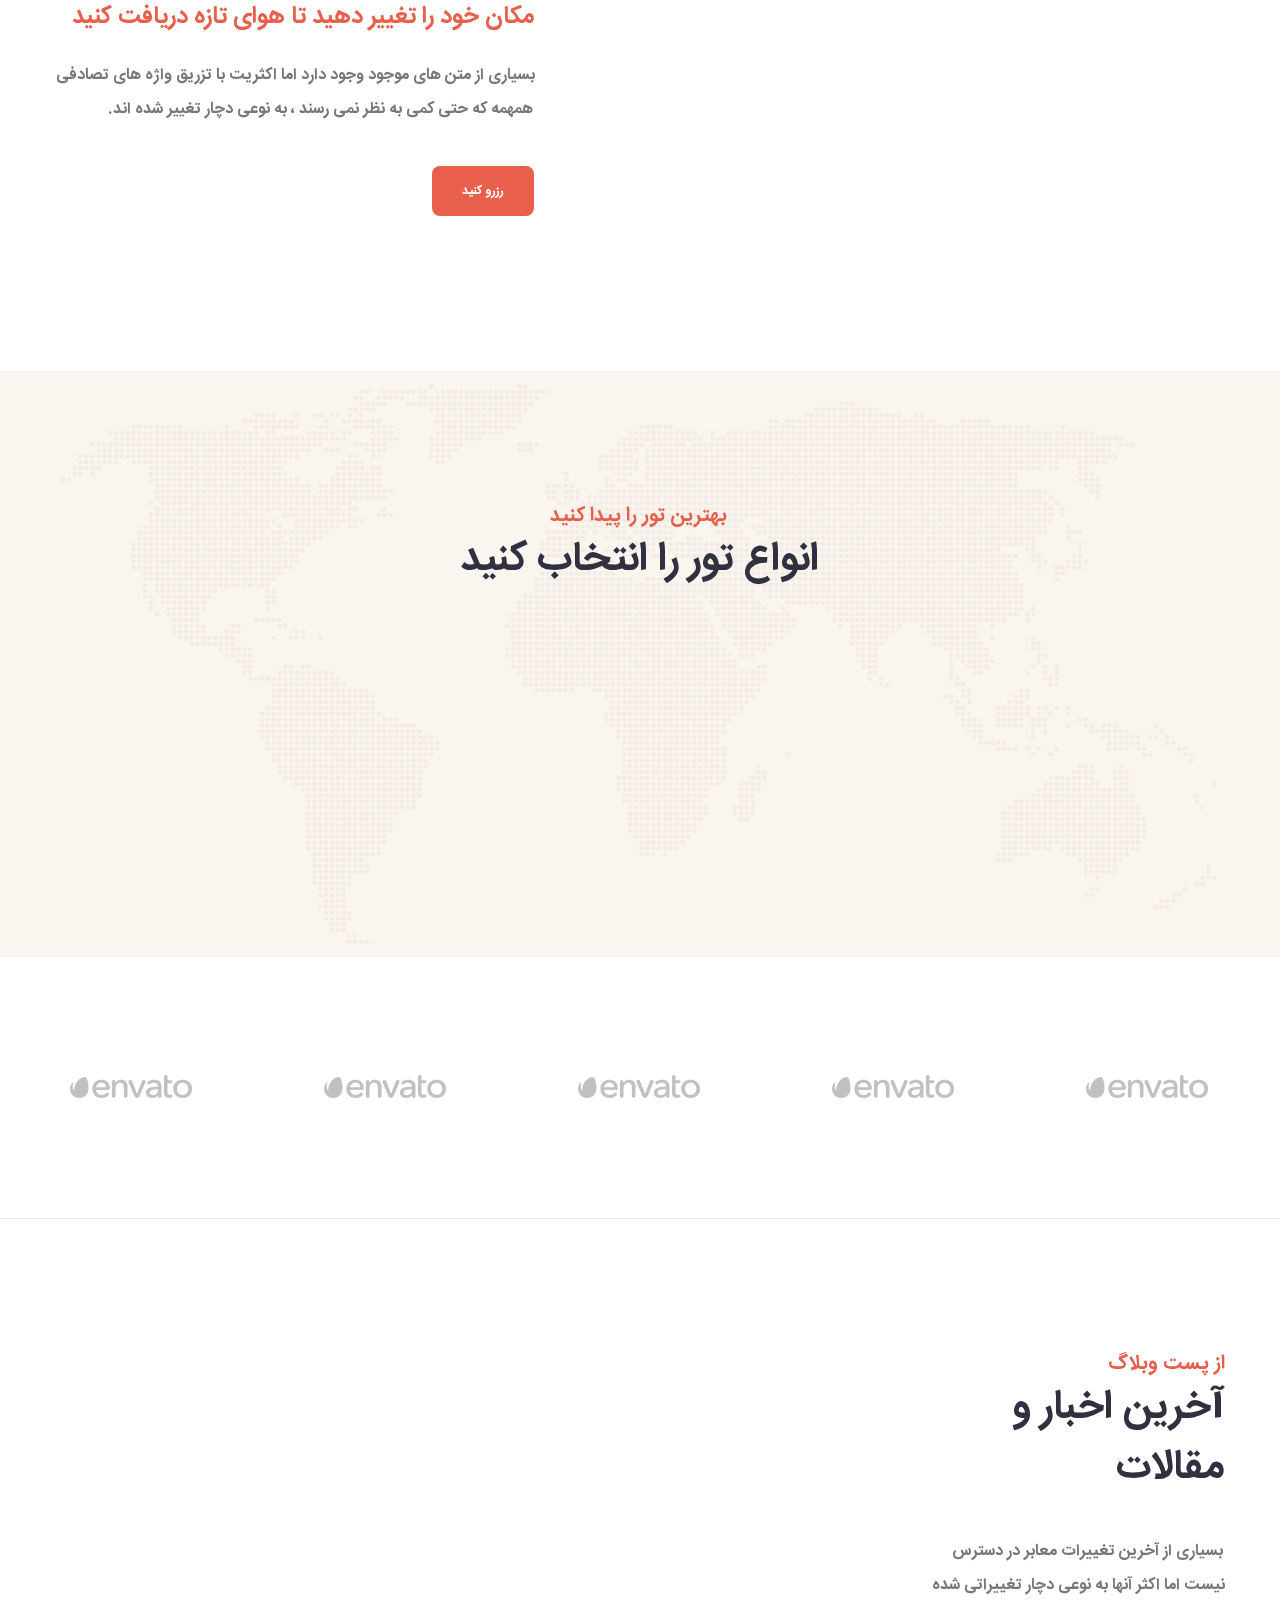
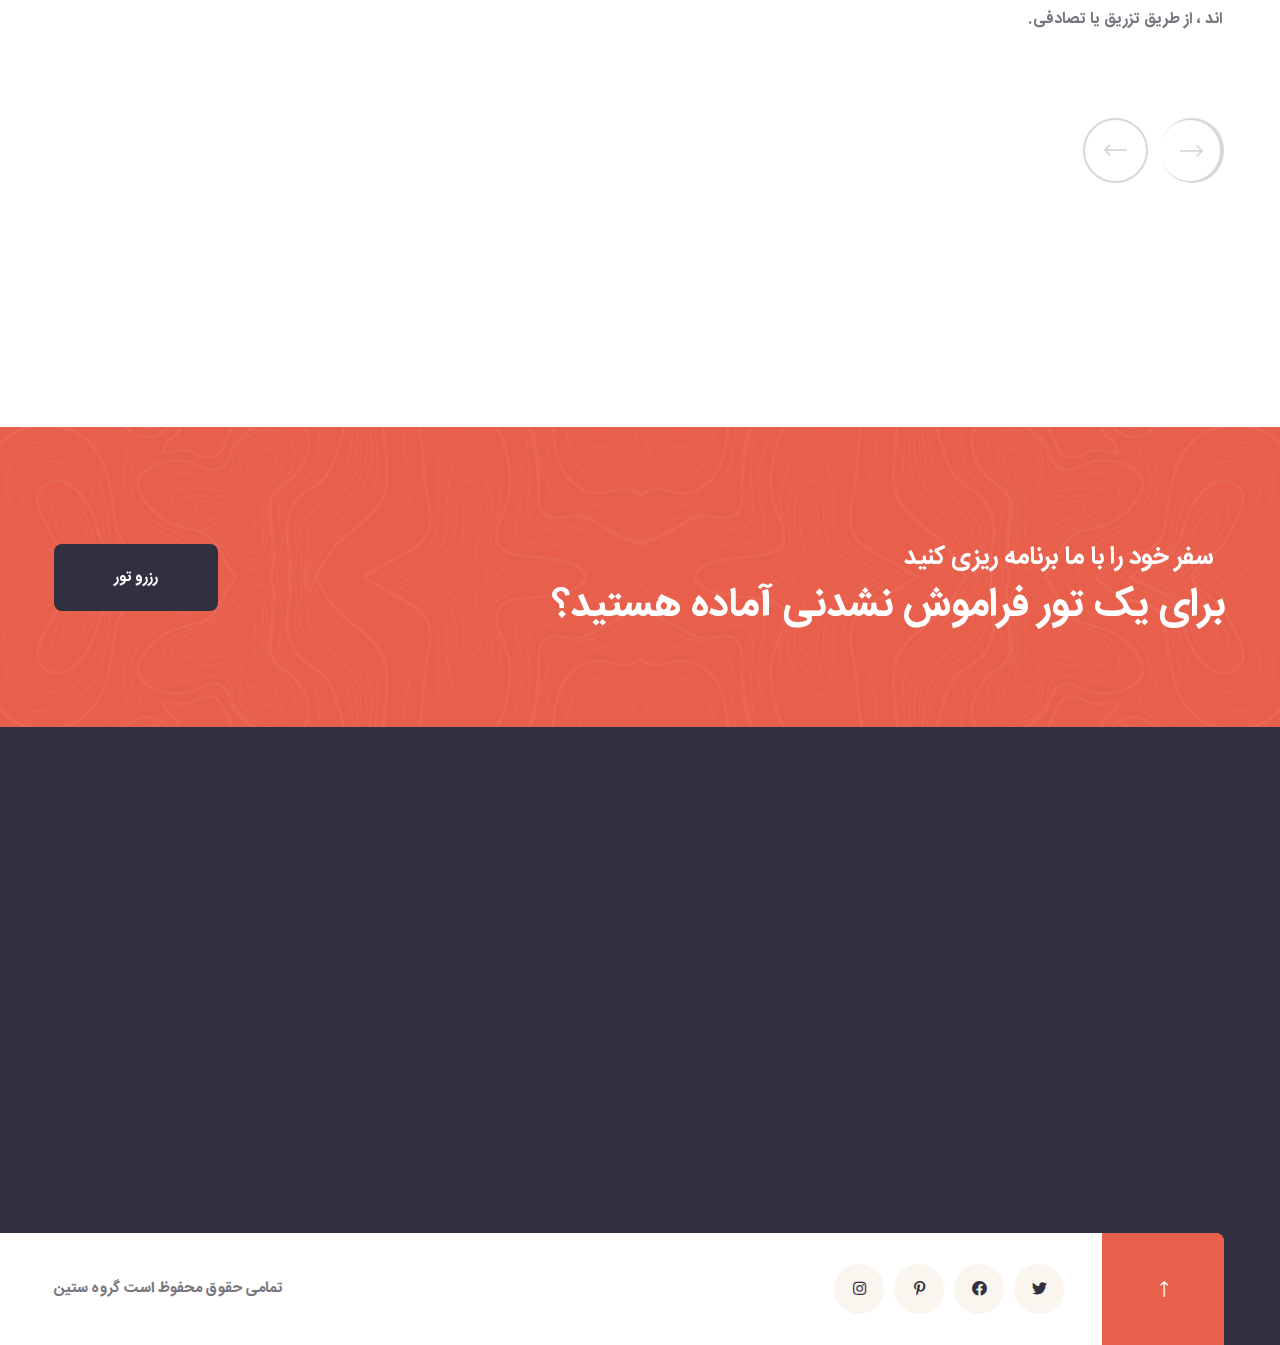
<file: project/my-index.html>
<!doctype html>
<html lang="en">
<head>
    <meta charset="UTF-8" />
    <meta name="viewport" content="width=device-width, initial-scale=1.0" />
    <title> ||  توویلی ||  الگو Tevily HTML برای تور</title>
    <!-- favicons Icons -->
    <link rel="apple-touch-icon" sizes="180x180" href="assets/images/favicons/apple-touch-icon.png" />
    <link rel="icon" type="image/png" sizes="32x32" href="assets/images/favicons/favicon-32x32.png" />
    <link rel="icon" type="image/png" sizes="16x16" href="assets/images/favicons/favicon-16x16.png" />
    <meta name="description" content="Tevily HTML Template For Tour" />
    <!-- fonts -->
    <link rel="stylesheet" href="assets/vendors/bootstrap/css/bootstrap.min.css" />
    <link rel="stylesheet" href="assets/vendors/animate/animate.min.css" />
    <link rel="stylesheet" href="assets/vendors/animate/custom-animate.css" />
    <link rel="stylesheet" href="assets/vendors/fontawesome/css/all.min.css" />
    <link rel="stylesheet" href="assets/vendors/jarallax/jarallax.css" />
    <link rel="stylesheet" href="assets/vendors/jquery-magnific-popup/jquery.magnific-popup.css" />
    <link rel="stylesheet" href="assets/vendors/nouislider/nouislider.min.css" />
    <link rel="stylesheet" href="assets/vendors/nouislider/nouislider.pips.css" />
    <link rel="stylesheet" href="assets/vendors/odometer/odometer.min.css" />
    <link rel="stylesheet" href="assets/vendors/swiper/swiper.min.css" />
    <link rel="stylesheet" href="assets/vendors/tevily-icons/style.css">
    <link rel="stylesheet" href="assets/vendors/tiny-slider/tiny-slider.min.css" />
    <link rel="stylesheet" href="assets/vendors/reey-font/stylesheet.css" />
    <link rel="stylesheet" href="assets/vendors/owl-carousel/owl.carousel.min.css" />
    <link rel="stylesheet" href="assets/vendors/owl-carousel/owl.theme.default.min.css" />
    <link rel="stylesheet" href="assets/vendors/twentytwenty/twentytwenty.css" />
    <link rel="stylesheet" href="assets/vendors/bxslider/jquery.bxslider.css" />
    <link rel="stylesheet" href="assets/vendors/bootstrap-select/css/bootstrap-select.min.css" />
    <link rel="stylesheet" href="assets/vendors/vegas/vegas.min.css" />
    <link rel="stylesheet" href="assets/vendors/jquery-ui/jquery-ui.css" />
    <link rel="stylesheet" href="assets/vendors/timepicker/timePicker.css" />
    <!-- template styles -->
    <link rel="stylesheet" href="assets/css/tevily.css" />
    <link rel="stylesheet" href="assets/css/tevily-responsive.css" />
</head>
<body>
<div id="root">
    <script src="assets/js/header.js"></script>
    <script src="assets/js/main.js"></script>
    <script src="assets/js/footer.js"></script>
    <script src="assets/js/search_popup.js"></script>
</div>
<script src="assets/vendors/jquery/jquery-3.6.0.min.js"></script>
<script src="assets/vendors/bootstrap/js/bootstrap.bundle.min.js"></script>
<script src="assets/vendors/jarallax/jarallax.min.js"></script>
<script src="assets/vendors/jquery-ajaxchimp/jquery.ajaxchimp.min.js"></script>
<script src="assets/vendors/jquery-appear/jquery.appear.min.js"></script>
<script src="assets/vendors/jquery-circle-progress/jquery.circle-progress.min.js"></script>
<script src="assets/vendors/jquery-magnific-popup/jquery.magnific-popup.min.js"></script>
<script src="assets/vendors/jquery-validate/jquery.validate.min.js"></script>
<script src="assets/vendors/nouislider/nouislider.min.js"></script>
<script src="assets/vendors/odometer/odometer.min.js"></script>
<script src="assets/vendors/swiper/swiper.min.js"></script>
<script src="assets/vendors/tiny-slider/tiny-slider.min.js"></script>
<script src="assets/vendors/wnumb/wNumb.min.js"></script>
<script src="assets/vendors/wow/wow.js"></script>
<script src="assets/vendors/isotope/isotope.js"></script>
<script src="assets/vendors/countdown/countdown.min.js"></script>
<script src="assets/vendors/owl-carousel/owl.carousel.min.js"></script>
<script src="assets/vendors/twentytwenty/twentytwenty.js"></script>
<script src="assets/vendors/twentytwenty/jquery.event.move.js"></script>
<script src="assets/vendors/bxslider/jquery.bxslider.min.js"></script>
<script src="assets/vendors/bootstrap-select/js/bootstrap-select.min.js"></script>
<script src="assets/vendors/vegas/vegas.min.js"></script>
<script src="assets/vendors/jquery-ui/jquery-ui.js"></script>
<script src="assets/vendors/timepicker/timePicker.js"></script>
<script src="assets/vendors/bootstrap-datepicker.min.js"></script>
<script src="assets/vendors/bootstrap-datepicker.fa.min.js"></script>

<!-- template js -->
<script src="assets/js/tevily.js"></script>
</body>
</html>
</file>
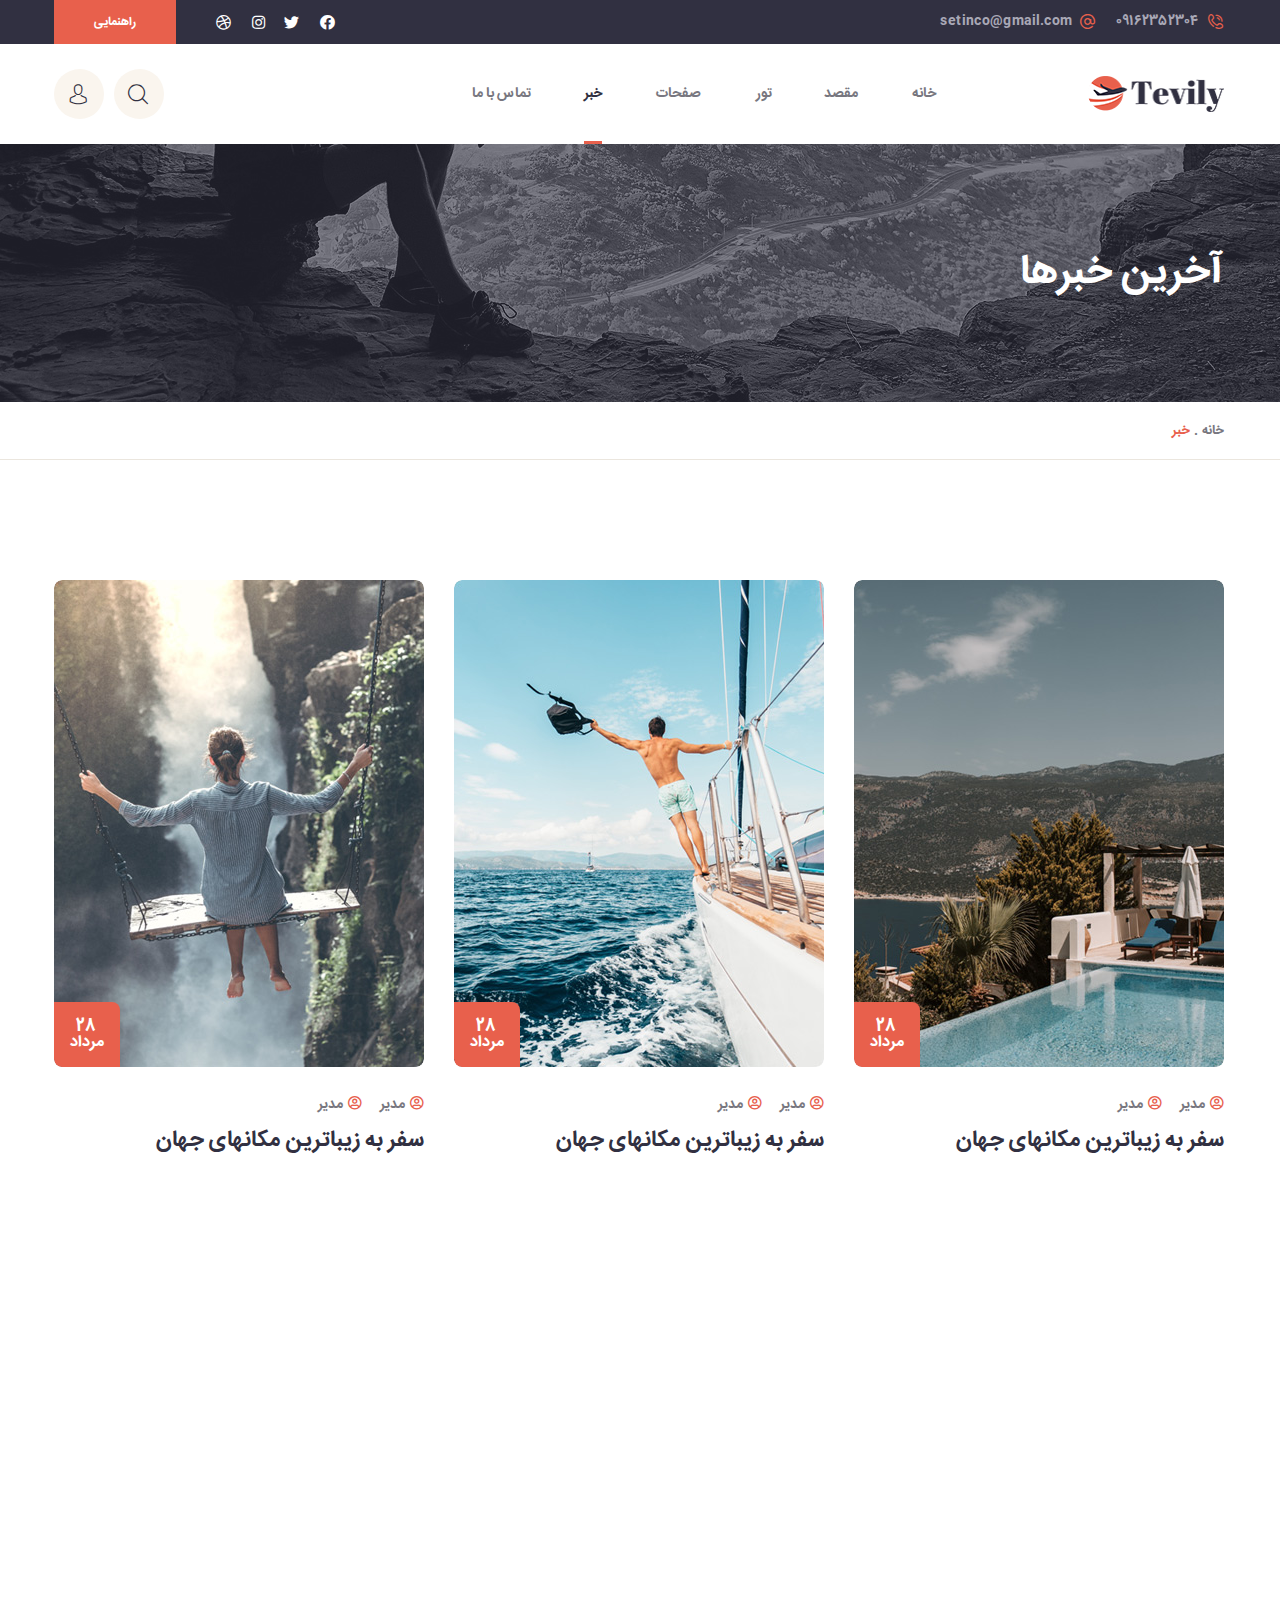
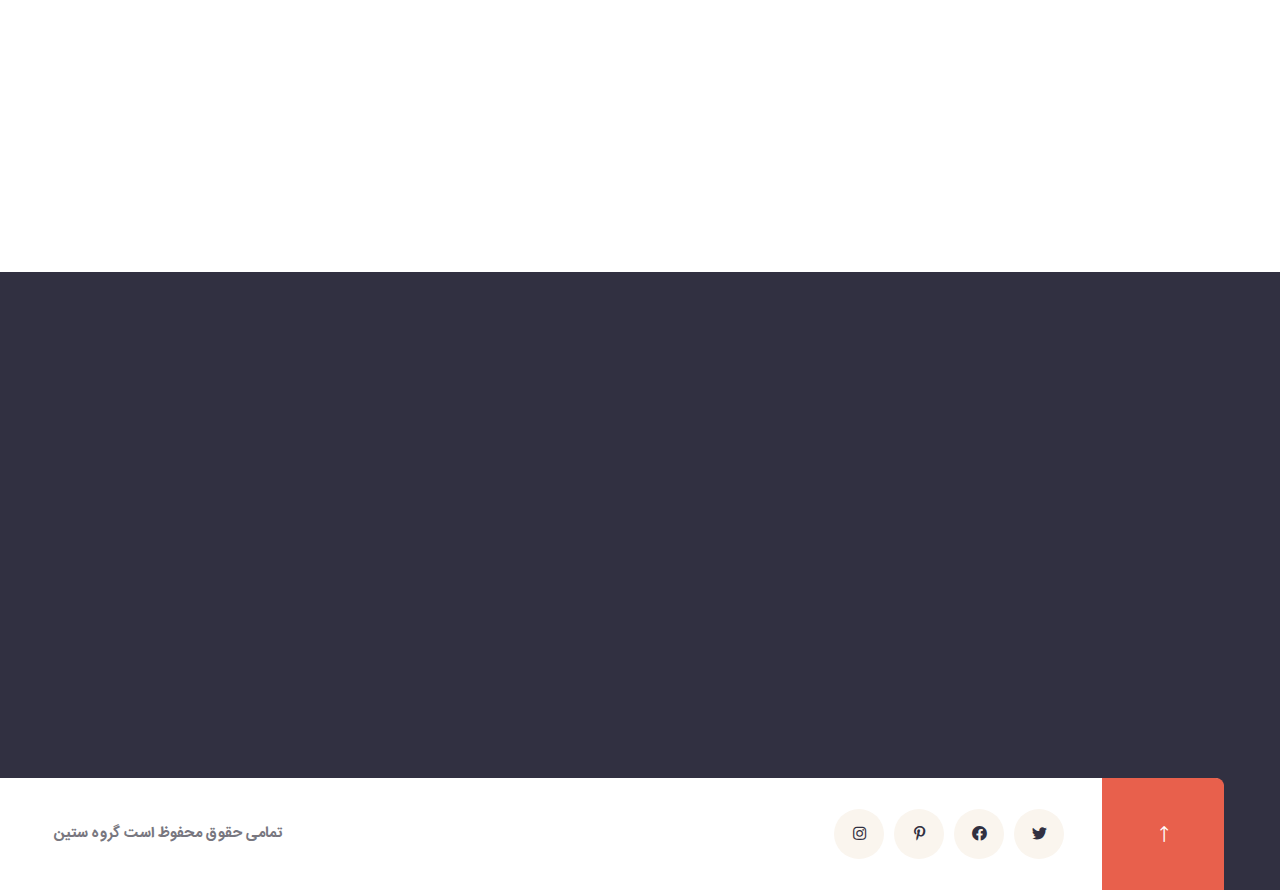
<file: project/my-news.html>
<!DOCTYPE html>
<html lang="en">

<head>
    <meta charset="UTF-8" />
    <meta name="viewport" content="width=device-width, initial-scale=1.0" />
    <title> ||  توویلی ||  الگو Tevily HTML برای تور</title>
    <!-- favicons Icons -->
    <link rel="apple-touch-icon" sizes="180x180" href="assets/images/favicons/apple-touch-icon.png" />
    <link rel="icon" type="image/png" sizes="32x32" href="assets/images/favicons/favicon-32x32.png" />
    <link rel="icon" type="image/png" sizes="16x16" href="assets/images/favicons/favicon-16x16.png" />

    <meta name="description" content="Tevily HTML Template For Tour" />

    <!-- fonts -->



    <link rel="stylesheet" href="assets/vendors/bootstrap/css/bootstrap.min.css" />
    <link rel="stylesheet" href="assets/vendors/animate/animate.min.css" />
    <link rel="stylesheet" href="assets/vendors/animate/custom-animate.css" />
    <link rel="stylesheet" href="assets/vendors/fontawesome/css/all.min.css" />
    <link rel="stylesheet" href="assets/vendors/jarallax/jarallax.css" />
    <link rel="stylesheet" href="assets/vendors/jquery-magnific-popup/jquery.magnific-popup.css" />
    <link rel="stylesheet" href="assets/vendors/nouislider/nouislider.min.css" />
    <link rel="stylesheet" href="assets/vendors/nouislider/nouislider.pips.css" />
    <link rel="stylesheet" href="assets/vendors/odometer/odometer.min.css" />
    <link rel="stylesheet" href="assets/vendors/swiper/swiper.min.css" />
    <link rel="stylesheet" href="assets/vendors/tevily-icons/style.css">
    <link rel="stylesheet" href="assets/vendors/tiny-slider/tiny-slider.min.css" />
    <link rel="stylesheet" href="assets/vendors/reey-font/stylesheet.css" />
    <link rel="stylesheet" href="assets/vendors/owl-carousel/owl.carousel.min.css" />
    <link rel="stylesheet" href="assets/vendors/owl-carousel/owl.theme.default.min.css" />
    <link rel="stylesheet" href="assets/vendors/twentytwenty/twentytwenty.css" />
    <link rel="stylesheet" href="assets/vendors/bxslider/jquery.bxslider.css" />
    <link rel="stylesheet" href="assets/vendors/bootstrap-select/css/bootstrap-select.min.css" />
    <link rel="stylesheet" href="assets/vendors/vegas/vegas.min.css" />
    <link rel="stylesheet" href="assets/vendors/jquery-ui/jquery-ui.css" />
    <link rel="stylesheet" href="assets/vendors/timepicker/timePicker.css" />

    <!-- template styles -->
    <link rel="stylesheet" href="assets/css/tevily.css" />
    <link rel="stylesheet" href="assets/css/tevily-responsive.css" />
</head>
<body>
<div id="root">
    <script src="assets/js/news.js"></script>
    <script src="assets/js/footer.js"></script>
    <script src="assets/js/search_popup.js"></script>
</div>
<script src="assets/vendors/jquery/jquery-3.6.0.min.js"></script>
<script src="assets/vendors/bootstrap/js/bootstrap.bundle.min.js"></script>
<script src="assets/vendors/jarallax/jarallax.min.js"></script>
<script src="assets/vendors/jquery-ajaxchimp/jquery.ajaxchimp.min.js"></script>
<script src="assets/vendors/jquery-appear/jquery.appear.min.js"></script>
<script src="assets/vendors/jquery-circle-progress/jquery.circle-progress.min.js"></script>
<script src="assets/vendors/jquery-magnific-popup/jquery.magnific-popup.min.js"></script>
<script src="assets/vendors/jquery-validate/jquery.validate.min.js"></script>
<script src="assets/vendors/nouislider/nouislider.min.js"></script>
<script src="assets/vendors/odometer/odometer.min.js"></script>
<script src="assets/vendors/swiper/swiper.min.js"></script>
<script src="assets/vendors/tiny-slider/tiny-slider.min.js"></script>
<script src="assets/vendors/wnumb/wNumb.min.js"></script>
<script src="assets/vendors/wow/wow.js"></script>
<script src="assets/vendors/isotope/isotope.js"></script>
<script src="assets/vendors/countdown/countdown.min.js"></script>
<script src="assets/vendors/owl-carousel/owl.carousel.min.js"></script>
<script src="assets/vendors/twentytwenty/twentytwenty.js"></script>
<script src="assets/vendors/twentytwenty/jquery.event.move.js"></script>
<script src="assets/vendors/bxslider/jquery.bxslider.min.js"></script>
<script src="assets/vendors/bootstrap-select/js/bootstrap-select.min.js"></script>
<script src="assets/vendors/vegas/vegas.min.js"></script>
<script src="assets/vendors/jquery-ui/jquery-ui.js"></script>
<script src="assets/vendors/timepicker/timePicker.js"></script>
<script src="assets/vendors/bootstrap-datepicker.min.js"></script>
<script src="assets/vendors/bootstrap-datepicker.fa.min.js"></script>




<!-- template js -->
<script src="assets/js/tevily.js"></script>
</body>
</html>
</file>
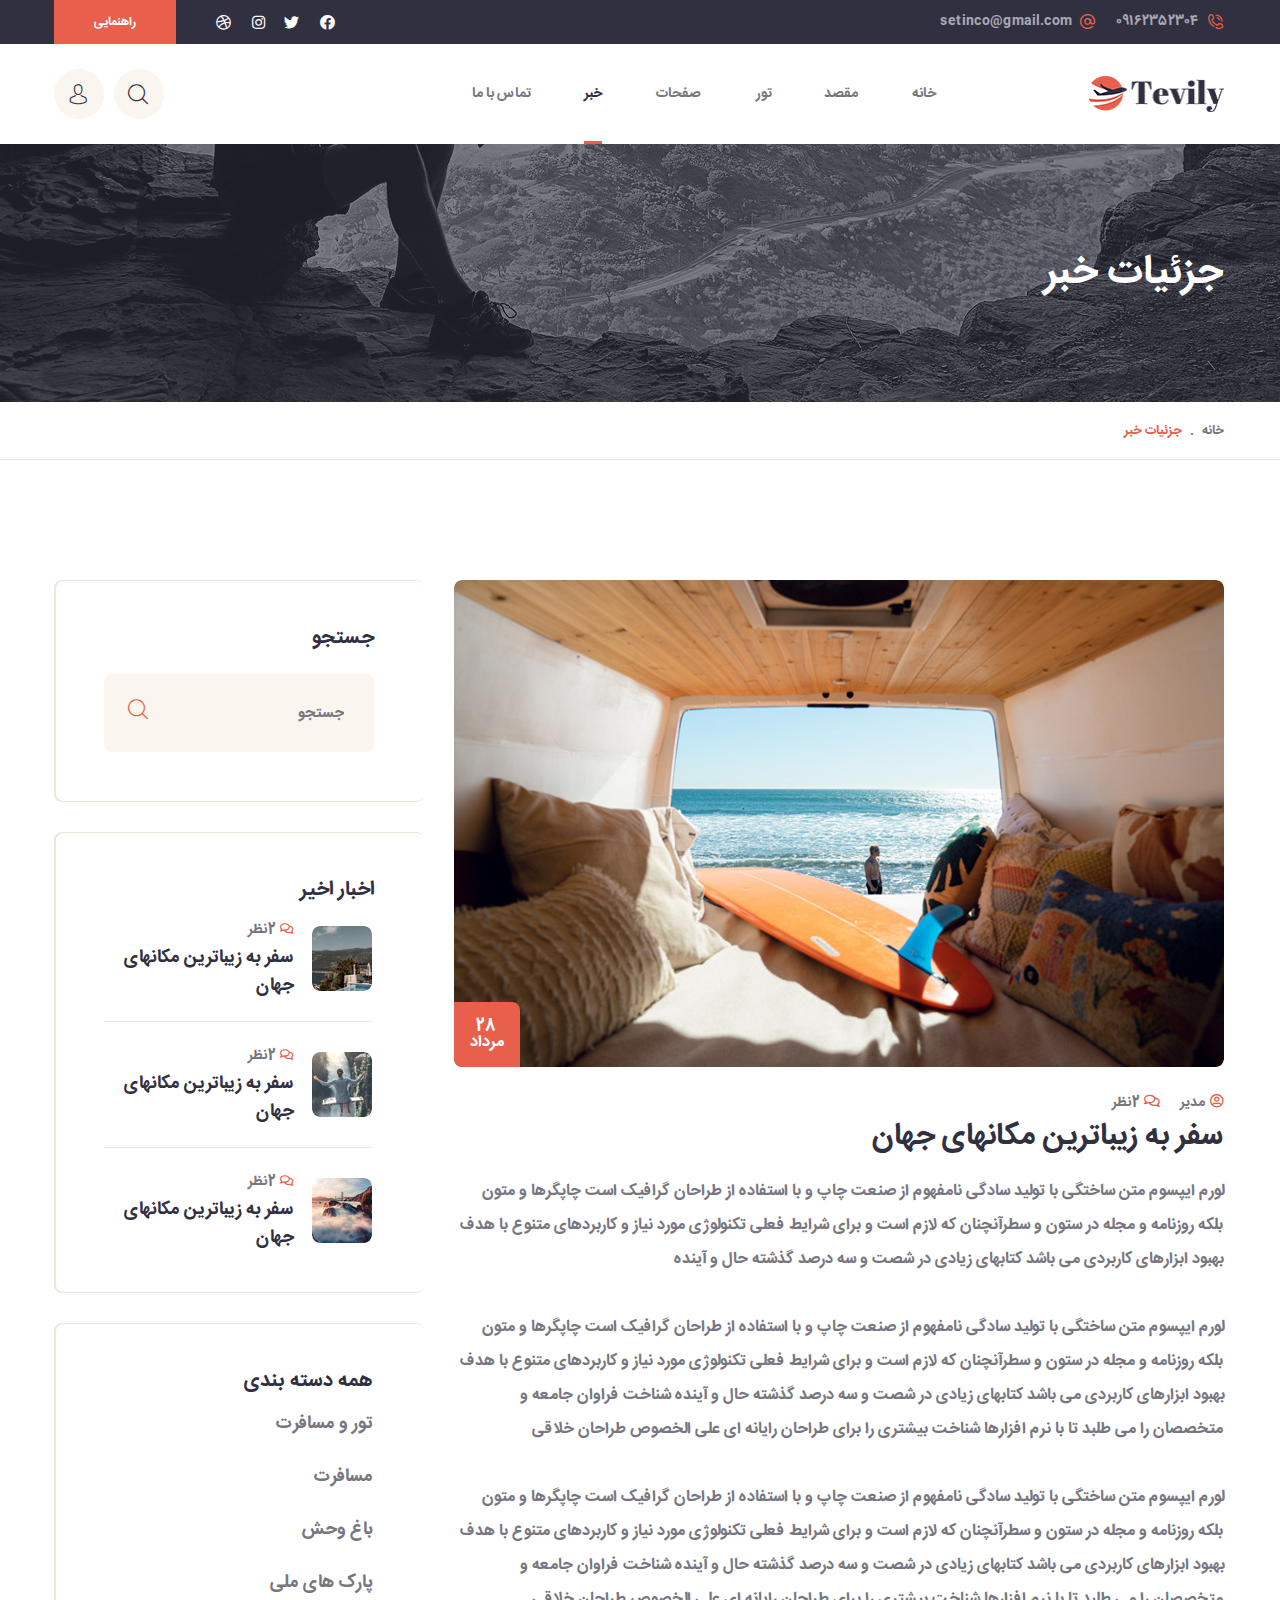
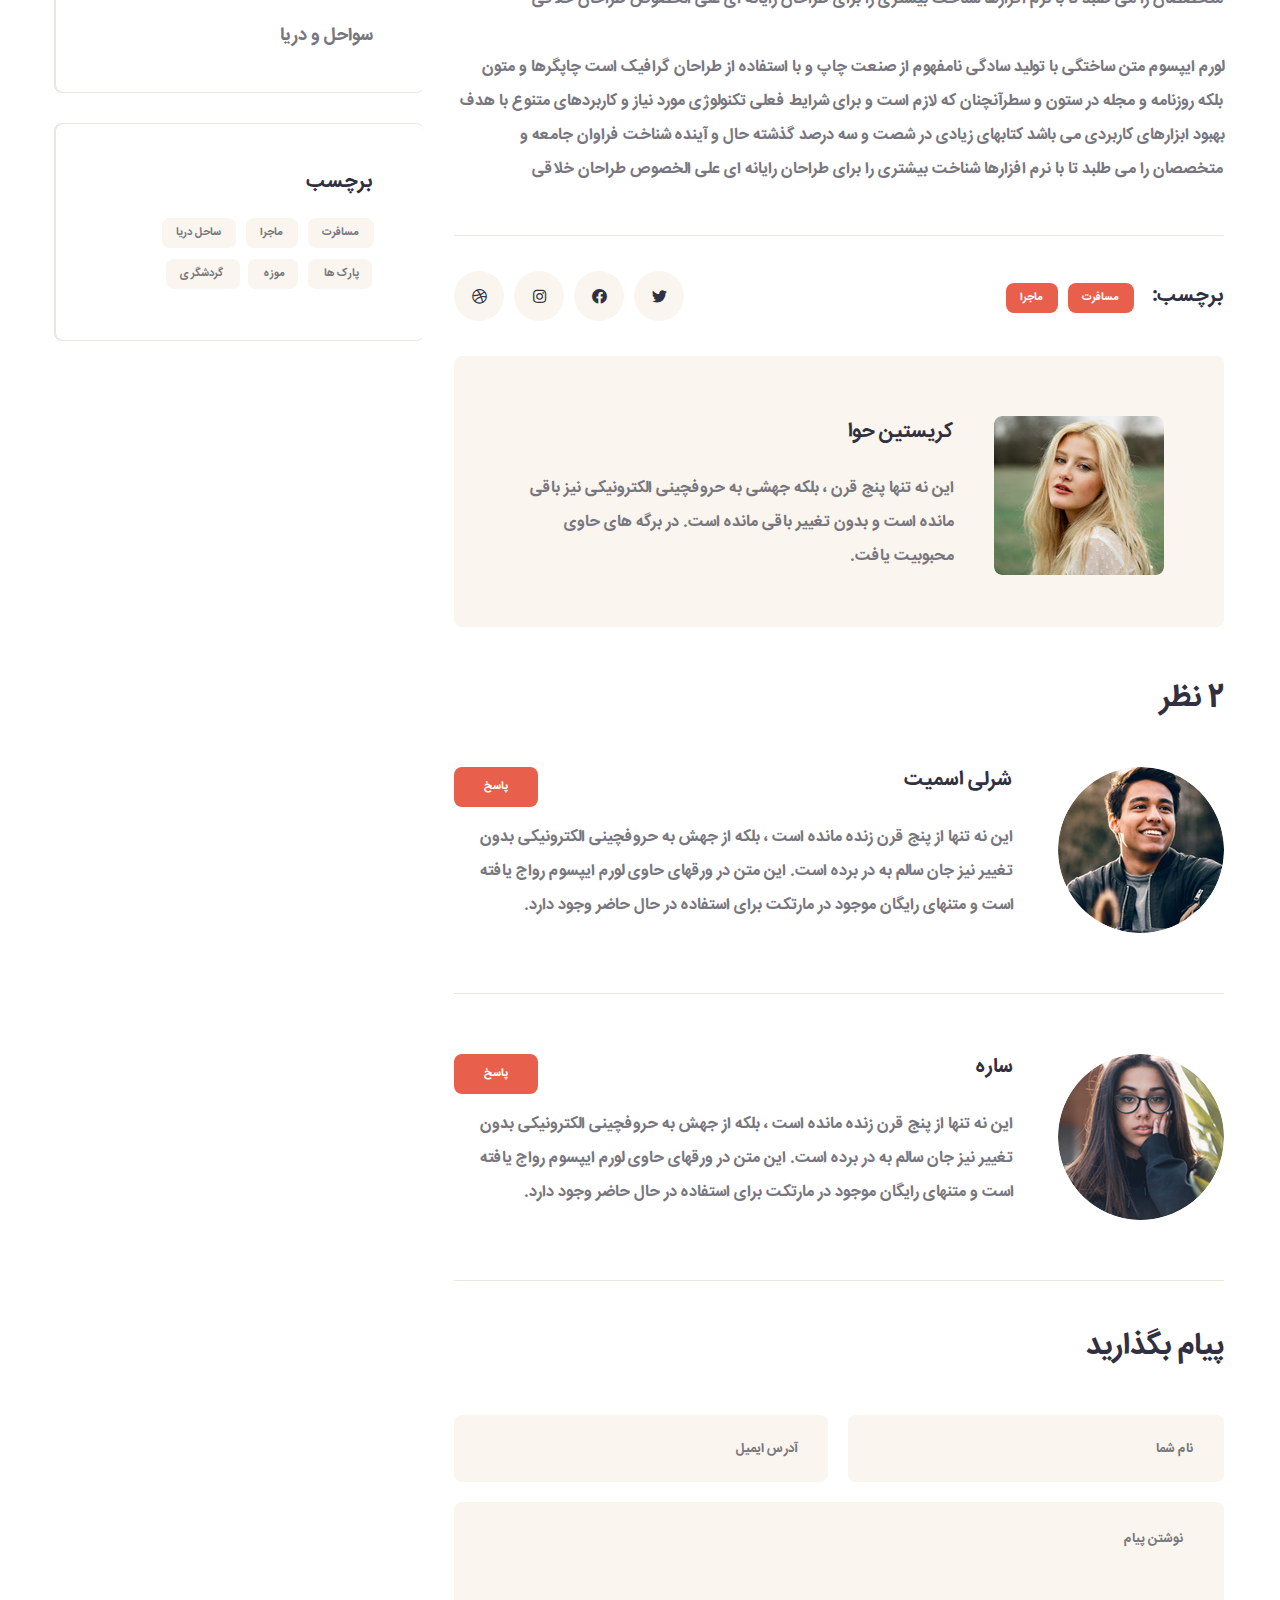
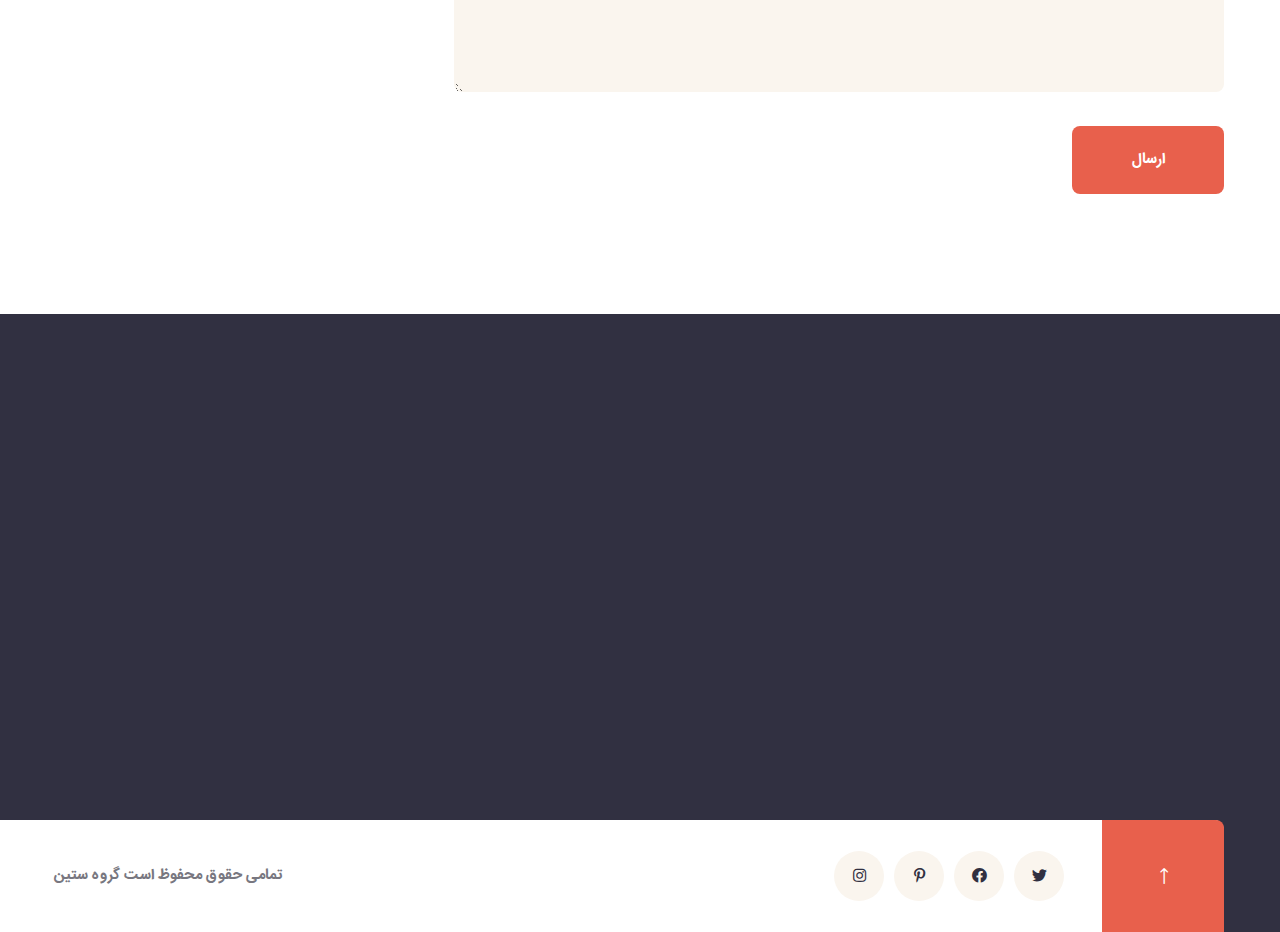
<file: project/news-details.html>
<!DOCTYPE html>
<html lang="en">

<head>
    <meta charset="UTF-8" />
    <meta name="viewport" content="width=device-width, initial-scale=1.0" />
    <title> ||  توویلی ||  الگو Tevily HTML برای تور</title>
    <!-- favicons Icons -->
    <link rel="apple-touch-icon" sizes="180x180" href="assets/images/favicons/apple-touch-icon.png" />
    <link rel="icon" type="image/png" sizes="32x32" href="assets/images/favicons/favicon-32x32.png" />
    <link rel="icon" type="image/png" sizes="16x16" href="assets/images/favicons/favicon-16x16.png" />
    
    <meta name="description" content="Tevily HTML Template For Tour" />

    <!-- fonts -->
 


    <link rel="stylesheet" href="assets/vendors/bootstrap/css/bootstrap.min.css" />
    <link rel="stylesheet" href="assets/vendors/animate/animate.min.css" />
    <link rel="stylesheet" href="assets/vendors/animate/custom-animate.css" />
    <link rel="stylesheet" href="assets/vendors/fontawesome/css/all.min.css" />
    <link rel="stylesheet" href="assets/vendors/jarallax/jarallax.css" />
    <link rel="stylesheet" href="assets/vendors/jquery-magnific-popup/jquery.magnific-popup.css" />
    <link rel="stylesheet" href="assets/vendors/nouislider/nouislider.min.css" />
    <link rel="stylesheet" href="assets/vendors/nouislider/nouislider.pips.css" />
    <link rel="stylesheet" href="assets/vendors/odometer/odometer.min.css" />
    <link rel="stylesheet" href="assets/vendors/swiper/swiper.min.css" />
    <link rel="stylesheet" href="assets/vendors/tevily-icons/style.css">
    <link rel="stylesheet" href="assets/vendors/tiny-slider/tiny-slider.min.css" />
    <link rel="stylesheet" href="assets/vendors/reey-font/stylesheet.css" />
    <link rel="stylesheet" href="assets/vendors/owl-carousel/owl.carousel.min.css" />
    <link rel="stylesheet" href="assets/vendors/owl-carousel/owl.theme.default.min.css" />
    <link rel="stylesheet" href="assets/vendors/twentytwenty/twentytwenty.css" />
    <link rel="stylesheet" href="assets/vendors/bxslider/jquery.bxslider.css" />
    <link rel="stylesheet" href="assets/vendors/bootstrap-select/css/bootstrap-select.min.css" />
    <link rel="stylesheet" href="assets/vendors/vegas/vegas.min.css" />
    <link rel="stylesheet" href="assets/vendors/jquery-ui/jquery-ui.css" />
    <link rel="stylesheet" href="assets/vendors/timepicker/timePicker.css" />

    <!-- template styles -->
    <link rel="stylesheet" href="assets/css/tevily.css" />
    <link rel="stylesheet" href="assets/css/tevily-responsive.css" />
</head>

<body>
    <div class="preloader">
        <img class="preloader__image" width="60" src="assets/images/loader.png" alt="" />
    </div>
    <!-- /.preloader -->
    <div class="page-wrapper">
        <header class="main-header clearfix">
            <div class="main-header__top">
                <div class="container">
                    <div class="main-header__top-inner clearfix">
                        <div class="main-header__top-left">
                            <ul class="list-unstyled main-header__top-address">
                                <li>
                                    <div class="icon">
                                        <span class="icon-phone-call"></span>
                                    </div>
                                    <div class="text">
                                        <a href="tel:09162352304">09162352304</a>
                                    </div>
                                </li>
                                <li>
                                    <div class="icon">
                                        <span class="icon-at"></span>
                                    </div>
                                    <div class="text">
                                        <a href="mailto:setinco@gmail.com">setinco@gmail.com</a>
                                    </div>
                                </li>
                            </ul>
                        </div>
                        <div class="main-header__top-right">
                            <div class="main-header__top-right-inner">
                                <div class="main-header__top-right-social">
                                    <a href="#"><i class="fab fa-facebook"></i></a>
                                    <a href="#"><i class="fab fa-twitter"></i></a>
                                    <a href="#"><i class="fab fa-instagram"></i></a>
                                    <a href="#"><i class="fab fa-dribbble"></i></a>
                                </div>
                                <div class="main-header__top-right-btn-box">
                                    <a href="#" class="thm-btn main-header__top-right-btn">راهنمایی</a>
                                </div>
                            </div>
                        </div>
                    </div>
                </div>
            </div>
            <nav class="main-menu clearfix">
                <div class="main-menu-wrapper clearfix">
                    <div class="container clearfix">
                        <div class="main-menu-wrapper-inner clearfix">
                            <div class="main-menu-wrapper__left clearfix">
                                <div class="main-menu-wrapper__logo">
                                    <a href="index.html"><img src="assets/images/resources/logo-1.png" alt=""></a>
                                </div>
                                <div class="main-menu-wrapper__main-menu">
                                    <a href="#" class="mobile-nav__toggler"><i class="fa fa-bars"></i></a>
                                    <ul class="main-menu__list">
                                        <li class="dropdown">
                                            <a href="index.html">خانه</a>
                                            <ul>
                                                <li>
                                                    <a href="index.html">خانه اول</a>
                                                </li>
                                                <li><a href="index2.html">خانه دوم</a></li>
                                                <li class="dropdown">
                                                    <a href="#">سبک هدر</a>
                                                    <ul>
                                                        <li><a href="index.html">هدر اول</a></li>
                                                        <li><a href="index.html">هدر دوم</a></li>
                                                    </ul>
                                                </li>
                                            </ul>
                                        </li>
                                        <li class="dropdown">
                                            <a href="#">مقصد</a>
                                            <ul>
                                                <li><a href="destinations.html">مقصد</a></li>
                                                <li><a href="destinations-details.html">جزئیات مقصد</a></li>
                                            </ul>
                                        </li>
                                        <li class="dropdown">
                                            <a href="#">تور</a>
                                            <ul>
                                                <li><a href="tours.html">تور</a></li>
                                                <li><a href="tours-list.html">لیست تور</a></li>
                                                <li><a href="tour-details.html">جزئیات تور</a></li>
                                            </ul>
                                        </li>
                                        <li class="dropdown">
                                            <a href="#">صفحات</a>
                                            <ul>
                                                <li><a href="about.html">درباره ما</a></li>
                                            </ul>
                                        </li>
                                        <li class="dropdown current">
                                            <a href="#">خبر</a>
                                            <ul>
                                                <li><a href="news.html">خبر</a></li>
                                                <li><a href="news-details.html">جزئیات خبر</a></li>
                                            </ul>
                                        </li>
                                        <li><a href="contact.html">تماس با ما</a></li>
                                    </ul>
                                </div>
                            </div>
                            <div class="main-menu-wrapper__right">
                                <a href="#" class="main-menu__search search-toggler icon-magnifying-glass"></a>
                                <a href="#" class="main-menu__user icon-avatar"></a>
                            </div>
                        </div>
                    </div>
                </div>
            </nav>
        </header>

        <div class="stricky-header stricked-menu main-menu">
            <div class="sticky-header__content"></div><!-- /.sticky-header__content -->
        </div><!-- /.stricky-header -->


        <!--Page Header Start-->
        <section class="page-header">
            <div class="page-header__top">
               <div class="page-header-bg" style="background-image: url(assets/images/backgrounds/page-header-bg.jpg)"></div>
               <div class="page-header-bg-overly"></div>
                <div class="container">
                    <div class="page-header__top-inner">
                        <h2>جزئیات خبر</h2>
                    </div>
                </div>
            </div>
            <div class="page-header__bottom">
                <div class="container">
                    <div class="page-header__bottom-inner">
                        <ul class="thm-breadcrumb list-unstyled">
                            <li><a href="index.html">خانه</a></li>
                            <li><span>.</span></li>
                            <li class="active">جزئیات خبر</li>
                        </ul>
                    </div>
                </div>
            </div>
        </section>
        <!--Page Header End-->

        <!--News One Start-->
        <section class="news-details">
            <div class="container">
                <div class="row">
                    <div class="col-xl-8 col-lg-7">
                        <div class="news-details__left">
                            <div class="news-details__img">
                                <img src="assets/images/blog/news-details-img-1.jpg" alt="">
                                <div class="news-one__date">
                                    <p>28 <br> <span>مرداد</span></p>
                                </div>
                            </div>
                            <div class="news-details__content">
                                <ul class="list-unstyled news-one__meta">
                                    <li><a href="news-details.html"><i class="far fa-user-circle"></i>مدیر</a></li>
                                    <li><a href="news-details.html"><i class="far fa-comments"></i>2 نظر</a>
                                    </li>
                                </ul>
                                <h3 class="news-details__title">سفر به زیباترین مکانهای جهان</h3>
                                <p class="news-details__text-1">لورم ایپسوم متن ساختگی با تولید سادگی نامفهوم از صنعت چاپ و با استفاده از طراحان گرافیک است چاپگرها و متون بلکه روزنامه و مجله در ستون و سطرآنچنان که لازم است و برای شرایط فعلی تکنولوژی مورد نیاز و کاربردهای متنوع با هدف بهبود ابزارهای کاربردی می باشد کتابهای زیادی در شصت و سه درصد گذشته حال و آینده</p>
                                <p class="news-details__text-2">لورم ایپسوم متن ساختگی با تولید سادگی نامفهوم از صنعت چاپ و با استفاده از طراحان گرافیک است چاپگرها و متون بلکه روزنامه و مجله در ستون و سطرآنچنان که لازم است و برای شرایط فعلی تکنولوژی مورد نیاز و کاربردهای متنوع با هدف بهبود ابزارهای کاربردی می باشد کتابهای زیادی در شصت و سه درصد گذشته حال و آینده شناخت فراوان جامعه و متخصصان را می طلبد تا با نرم افزارها شناخت بیشتری را برای طراحان رایانه ای علی الخصوص طراحان خلاقی</p>
                                <p class="news-details__text-3">لورم ایپسوم متن ساختگی با تولید سادگی نامفهوم از صنعت چاپ و با استفاده از طراحان گرافیک است چاپگرها و متون بلکه روزنامه و مجله در ستون و سطرآنچنان که لازم است و برای شرایط فعلی تکنولوژی مورد نیاز و کاربردهای متنوع با هدف بهبود ابزارهای کاربردی می باشد کتابهای زیادی در شصت و سه درصد گذشته حال و آینده شناخت فراوان جامعه و متخصصان را می طلبد تا با نرم افزارها شناخت بیشتری را برای طراحان رایانه ای علی الخصوص طراحان خلاقی</p>
                                <p class="news-details__text-4">لورم ایپسوم متن ساختگی با تولید سادگی نامفهوم از صنعت چاپ و با استفاده از طراحان گرافیک است چاپگرها و متون بلکه روزنامه و مجله در ستون و سطرآنچنان که لازم است و برای شرایط فعلی تکنولوژی مورد نیاز و کاربردهای متنوع با هدف بهبود ابزارهای کاربردی می باشد کتابهای زیادی در شصت و سه درصد گذشته حال و آینده شناخت فراوان جامعه و متخصصان را می طلبد تا با نرم افزارها شناخت بیشتری را برای طراحان رایانه ای علی الخصوص طراحان خلاقی</p>
                            </div>
                            <div class="news-details__bottom">
                                <p class="news-details__tags">
                                    <span>برچسب:</span>
                                    <a href="#">مسافرت</a>
                                    <a href="#">ماجرا</a>
                                </p>
                                <div class="news-details__social-list">
                                    <a href="#"><i class="fab fa-twitter"></i></a>
                                    <a href="#"><i class="fab fa-facebook"></i></a>
                                    <a href="#"><i class="fab fa-instagram"></i></a>
                                    <a href="#"><i class="fab fa-dribbble"></i></a>
                                </div>
                            </div>
                            <div class="author-one">
                                <div class="author-one__image">
                                    <img src="assets/images/blog/author-1-1.jpg" alt="">
                                </div>
                                <div class="author-one__content">
                                    <h3>کریستین حوا</h3>
                                    <p>این نه تنها پنج قرن ، بلکه جهشی به حروفچینی الکترونیکی نیز باقی مانده است و بدون تغییر باقی مانده است. در برگه های حاوی محبوبیت یافت.</p>
                                </div>
                            </div>
                            <div class="comment-one">
                                <h3 class="comment-one__title">2 نظر</h3>
                                <div class="comment-one__single">
                                    <div class="comment-one__image">
                                        <img src="assets/images/blog/comment-1-1.png" alt="">
                                    </div>
                                    <div class="comment-one__content">
                                        <h3>شرلی اسمیت</h3>
                                        <p>این نه تنها از پنج قرن زنده مانده است ، بلکه از جهش به حروفچینی الکترونیکی بدون تغییر نیز جان سالم به در برده است. این متن در ورقهای حاوی لورم ایپسوم رواج یافته است و متنهای رایگان موجود در مارتکت برای استفاده در حال حاضر وجود دارد.</p>
                                        <a href="#" class="thm-btn comment-one__btn">پاسخ</a>
                                    </div>
                                </div>
                                <div class="comment-one__single">
                                    <div class="comment-one__image">
                                        <img src="assets/images/blog/comment-1-2.png" alt="">
                                    </div>
                                    <div class="comment-one__content">
                                        <h3>ساره</h3>
                                        <p>این نه تنها از پنج قرن زنده مانده است ، بلکه از جهش به حروفچینی الکترونیکی بدون تغییر نیز جان سالم به در برده است. این متن در ورقهای حاوی لورم ایپسوم رواج یافته است و متنهای رایگان موجود در مارتکت برای استفاده در حال حاضر وجود دارد.</p>
                                        <a href="#" class="thm-btn comment-one__btn">پاسخ</a>
                                    </div>
                                </div>
                            </div>
                            <div class="comment-form">
                                <h3 class="comment-form__title">پیام بگذارید</h3>
                                <form action="" class="comment-one__form">
                                    <div class="row">
                                        <div class="col-xl-6">
                                            <div class="comment-form__input-box">
                                                <input type="text" placeholder="نام شما" name="name">
                                            </div>
                                        </div>
                                        <div class="col-xl-6">
                                            <div class="comment-form__input-box">
                                                <input type="email" placeholder="آدرس ایمیل" name="email">
                                            </div>
                                        </div>
                                    </div>
                                    <div class="row">
                                        <div class="col-xl-12">
                                            <div class="comment-form__input-box">
                                                <textarea name="message" placeholder="نوشتن پیام"></textarea>
                                            </div>
                                            <button type="submit" class="thm-btn comment-form__btn">ارسال</button>
                                        </div>
                                    </div>
                                </form>
                            </div>
                        </div>
                    </div>
                    <div class="col-xl-4 col-lg-5">
                        <div class="sidebar">
                            <div class="sidebar__single sidebar__search">
                               <h3 class="sidebar__title clr-white">جستجو</h3>
                                <form action="#" class="sidebar__search-form">
                                    <input type="search" placeholder="جستجو">
                                    <button type="submit"><i class="icon-magnifying-glass"></i></button>
                                </form>
                            </div>
                            <div class="sidebar__single sidebar__post">
                                <h3 class="sidebar__title">اخبار اخیر</h3>
                                <ul class="sidebar__post-list list-unstyled">
                                    <li>
                                        <div class="sidebar__post-image">
                                            <img src="assets/images/blog/lp-1-1.jpg" alt="">
                                        </div>
                                        <div class="sidebar__post-content">
                                            <h3>
                                                <a href="#" class="sidebar__post-content_meta"><i class="far fa-comments"></i>2 نظر</a>
                                                <a href="news-details.html">سفر به زیباترین مکانهای جهان</a>
                                            </h3>
                                        </div>
                                    </li>
                                    <li>
                                        <div class="sidebar__post-image">
                                            <img src="assets/images/blog/lp-1-2.jpg" alt="">
                                        </div>
                                        <div class="sidebar__post-content">
                                            <h3>
                                                <a href="#" class="sidebar__post-content_meta"><i class="far fa-comments"></i>2 نظر</a>
                                                <a href="news-details.html">سفر به زیباترین مکانهای جهان</a>
                                            </h3>
                                        </div>
                                    </li>
                                    <li>
                                        <div class="sidebar__post-image">
                                            <img src="assets/images/blog/lp-1-3.jpg" alt="">
                                        </div>
                                        <div class="sidebar__post-content">
                                            <h3>
                                                <a href="#" class="sidebar__post-content_meta"><i class="far fa-comments"></i>2 نظر</a>
                                                <a href="news-details.html">سفر به زیباترین مکانهای جهان</a>
                                            </h3>
                                        </div>
                                    </li>
                                </ul>
                            </div>
                            <div class="sidebar__single sidebar__category">
                                <h3 class="sidebar__title">همه دسته بندی</h3>
                                <ul class="sidebar__category-list list-unstyled">
                                    <li><a href="#">تور و مسافرت</a></li>
                                    <li><a href="#">مسافرت</a></li>
                                    <li><a href="#">باغ وحش</a></li>
                                    <li><a href="#">پارک های ملی</a></li>
                                    <li><a href="#">سواحل و دریا</a></li>
                                </ul>
                            </div>
                            <div class="sidebar__single sidebar__tags">
                                <h3 class="sidebar__title">برچسب</h3>
                                <div class="sidebar__tags-list">
                                    <a href="#">مسافرت</a>
                                    <a href="#">ماجرا</a>
                                    <a href="#">ساحل دریا</a>
                                    <a href="#">پارک ها</a>
                                    <a href="#">موزه</a>
                                    <a href="#">گردشگری</a>
                                </div>
                            </div>
                        </div>
                    </div>
                </div>
            </div>
        </section>
        <!--News One End-->

        <!--Site Footer One Start-->
        <footer class="site-footer">
            <div class="site-footer__top">
                <div class="container">
                    <div class="site-footer__top-inner">
                        <div class="row">
                            <div class="col-xl-4 col-lg-6 col-md-6 wow fadeInUp" data-wow-delay="100ms">
                                <div class="footer-widget__column footer-widget__about">
                                    <div class="footer-widget__about-logo">
                                        <a href="index.html"><img src="assets/images/resources/footer-logo.png" alt=""></a>
                                    </div>
                                    <p class="footer-widget__about-text">به آژانس سفر و تور ما خوش آمدید. لورم به سادگی متن  را ارسال می کند.</p>
                                    <ul class="footer-widget__about-contact list-unstyled">
                                        <li>
                                            <div class="icon">
                                                <i class="fas fa-phone-square-alt"></i>
                                            </div>
                                            <div class="text">
                                                <a href="tel:09162352304">09162352304</a>
                                            </div>
                                        </li>
                                        <li>
                                            <div class="icon">
                                                <i class="fas fa-envelope"></i>
                                            </div>
                                            <div class="text">
                                                <a href="mailto:setinco@gmail.com">setinco@gmail.com</a>
                                            </div>
                                        </li>
                                        <li>
                                            <div class="icon">
                                                <i class="fas fa-map-marker-alt"></i>
                                            </div>
                                            <div class="text">
                                                <p>ایران یزد خیابان مطهری</p>
                                            </div>
                                        </li>
                                    </ul>
                                </div>
                            </div>
                            <div class="col-xl-2 col-lg-6 col-md-6 wow fadeInUp" data-wow-delay="200ms">
                                <div class="footer-widget__column footer-widget__company clearfix">
                                    <h3 class="footer-widget__title">شرکت</h3>
                                    <ul class="footer-widget__company-list list-unstyled">
                                        <li><a href="about.html">درباره ما</a></li>
                                        <li><a href="#">وبلاگ</a></li>
                                        <li><a href="#">جوایز</a></li>
                                        <li><a href="#">همکاری با ما</a></li>
                                        <li><a href="#">گروه را ملاقات کن</a></li>
                                    </ul>
                                </div>
                            </div>
                            <div class="col-xl-2 col-lg-6 col-md-6 wow fadeInUp" data-wow-delay="300ms">
                                <div class="footer-widget__column footer-widget__explore">
                                    <h3 class="footer-widget__title">بیشتر</h3>
                                    <ul class="list-unstyled footer-widget__explore-list">
                                        <li><a href="#">حساب</a></li>
                                        <li><a href="#">مجوز</a></li>
                                        <li><a href="#">تماس با ما</a></li>
                                        <li><a href="#">مشارکت</a></li>
                                        <li><a href="#">حریم خصوصی</a></li>
                                    </ul>
                                </div>
                            </div>
                            <div class="col-xl-4 col-lg-6 col-md-6 wow fadeInUp" data-wow-delay="400ms">
                                <div class="footer-widget__column footer-widget__newsletter">
                                    <h3 class="footer-widget__title">خبر نامه</h3>
                                    <form class="footer-widget__newsletter-form mc-form"
                                        data-url="">
                                        <div class="footer-widget__newsletter-input-box">
                                            <input type="email" placeholder="آدرس ایمیل" name="EMAIL">
                                            <button type="submit"
                                                class="footer-widget__newsletter-btn">عضویت شما </button>
                                        </div>
                                    </form>
                                    <div class="mc-form__response text-center"></div><!-- /.mc-form__response -->
                                    <div class="footer-widget__newsletter-bottom">
                                        <div class="footer-widget__newsletter-bottom-icon">
                                            <i class="fa fa-check"></i>
                                        </div>
                                        <div class="footer-widget__newsletter-bottom-text">
                                            <p>من با تمام شرایط و قوانین موافقم</p>
                                        </div>
                                    </div>
                                </div>
                            </div>
                        </div>
                    </div>
                </div>
            </div>
            <div class="site-footer__bottom">
                <div class="container">
                    <div class="row">
                        <div class="col-xl-12">
                            <div class="site-footer__bottom-inner">
                                <div class="site-footer__bottom-left">
                                    <div class="footer-widget__social">
                                        <a href="#"><i class="fab fa-twitter"></i></a>
                                        <a href="#"><i class="fab fa-facebook"></i></a>
                                        <a href="#"><i class="fab fa-pinterest-p"></i></a>
                                        <a href="#"><i class="fab fa-instagram"></i></a>
                                    </div>
                                </div>
                                <div class="site-footer__bottom-right">
                                    <p>تمامی حقوق محفوظ است <a href="#">گروه ستین</a></p>
                                </div>
                                <div class="site-footer__bottom-left-arrow">
                                    <a href="#" data-target="html" class="scroll-to-target scroll-to-top"><span class="icon-right-arrow"></span></a>
                                </div>
                            </div>
                        </div>
                    </div>
                </div>
            </div>
        </footer>
        <!--Site Footer One End-->


    </div><!-- /.page-wrapper -->


    <div class="mobile-nav__wrapper">
        <div class="mobile-nav__overlay mobile-nav__toggler"></div>
        <!-- /.mobile-nav__overlay -->
        <div class="mobile-nav__content">
            <span class="mobile-nav__close mobile-nav__toggler"><i class="fa fa-times"></i></span>

            <div class="logo-box">
                <a href="index.html" aria-label="logo image"><img src="assets/images/resources/logo-2.png" width="155"
                        alt="" /></a>
            </div>
            <!-- /.logo-box -->
            <div class="mobile-nav__container"></div>
            <!-- /.mobile-nav__container -->

            <ul class="mobile-nav__contact list-unstyled">
                <li>
                    <i class="fa fa-envelope"></i>
                    <a href="mailto:setinco@gmail.com">setinco@gmail.com</a>
                </li>
                <li>
                    <i class="fa fa-phone-alt"></i>
                    <a href="tel:666-888-0000">09162352304</a>
                </li>
            </ul><!-- /.mobile-nav__contact -->
            <div class="mobile-nav__top">
                <div class="mobile-nav__social">
                    <a href="#" class="fab fa-twitter"></a>
                    <a href="#" class="fab fa-facebook-square"></a>
                    <a href="#" class="fab fa-pinterest-p"></a>
                    <a href="#" class="fab fa-instagram"></a>
                </div><!-- /.mobile-nav__social -->
            </div><!-- /.mobile-nav__top -->



        </div>
        <!-- /.mobile-nav__content -->
    </div>
    <!-- /.mobile-nav__wrapper -->

    <div class="search-popup">
        <div class="search-popup__overlay search-toggler"></div>
        <!-- /.search-popup__overlay -->
        <div class="search-popup__content">
            <form action="#">
                <label for="search" class="sr-only">جستجو کنید</label><!-- /.sr-only -->
                <input type="text" id="search" placeholder="جستجو کنید..." />
                <button type="submit" aria-label="search submit" class="thm-btn">
                    <i class="icon-magnifying-glass"></i>
                </button>
            </form>
        </div>
        <!-- /.search-popup__content -->
    </div>
    <!-- /.search-popup -->




    <script src="assets/vendors/jquery/jquery-3.6.0.min.js"></script>
    <script src="assets/vendors/bootstrap/js/bootstrap.bundle.min.js"></script>
    <script src="assets/vendors/jarallax/jarallax.min.js"></script>
    <script src="assets/vendors/jquery-ajaxchimp/jquery.ajaxchimp.min.js"></script>
    <script src="assets/vendors/jquery-appear/jquery.appear.min.js"></script>
    <script src="assets/vendors/jquery-circle-progress/jquery.circle-progress.min.js"></script>
    <script src="assets/vendors/jquery-magnific-popup/jquery.magnific-popup.min.js"></script>
    <script src="assets/vendors/jquery-validate/jquery.validate.min.js"></script>
    <script src="assets/vendors/nouislider/nouislider.min.js"></script>
    <script src="assets/vendors/odometer/odometer.min.js"></script>
    <script src="assets/vendors/swiper/swiper.min.js"></script>
    <script src="assets/vendors/tiny-slider/tiny-slider.min.js"></script>
    <script src="assets/vendors/wnumb/wNumb.min.js"></script>
    <script src="assets/vendors/wow/wow.js"></script>
    <script src="assets/vendors/isotope/isotope.js"></script>
    <script src="assets/vendors/countdown/countdown.min.js"></script>
    <script src="assets/vendors/owl-carousel/owl.carousel.min.js"></script>
    <script src="assets/vendors/twentytwenty/twentytwenty.js"></script>
    <script src="assets/vendors/twentytwenty/jquery.event.move.js"></script>
    <script src="assets/vendors/bxslider/jquery.bxslider.min.js"></script>
    <script src="assets/vendors/bootstrap-select/js/bootstrap-select.min.js"></script>
    <script src="assets/vendors/vegas/vegas.min.js"></script>
    <script src="assets/vendors/jquery-ui/jquery-ui.js"></script>
    <script src="assets/vendors/timepicker/timePicker.js"></script>
  <script src="assets/vendors/bootstrap-datepicker.min.js"></script>
  <script src="assets/vendors/bootstrap-datepicker.fa.min.js"></script>




    <!-- template js -->
    <script src="assets/js/tevily.js"></script>
</body>

</html>
</file>
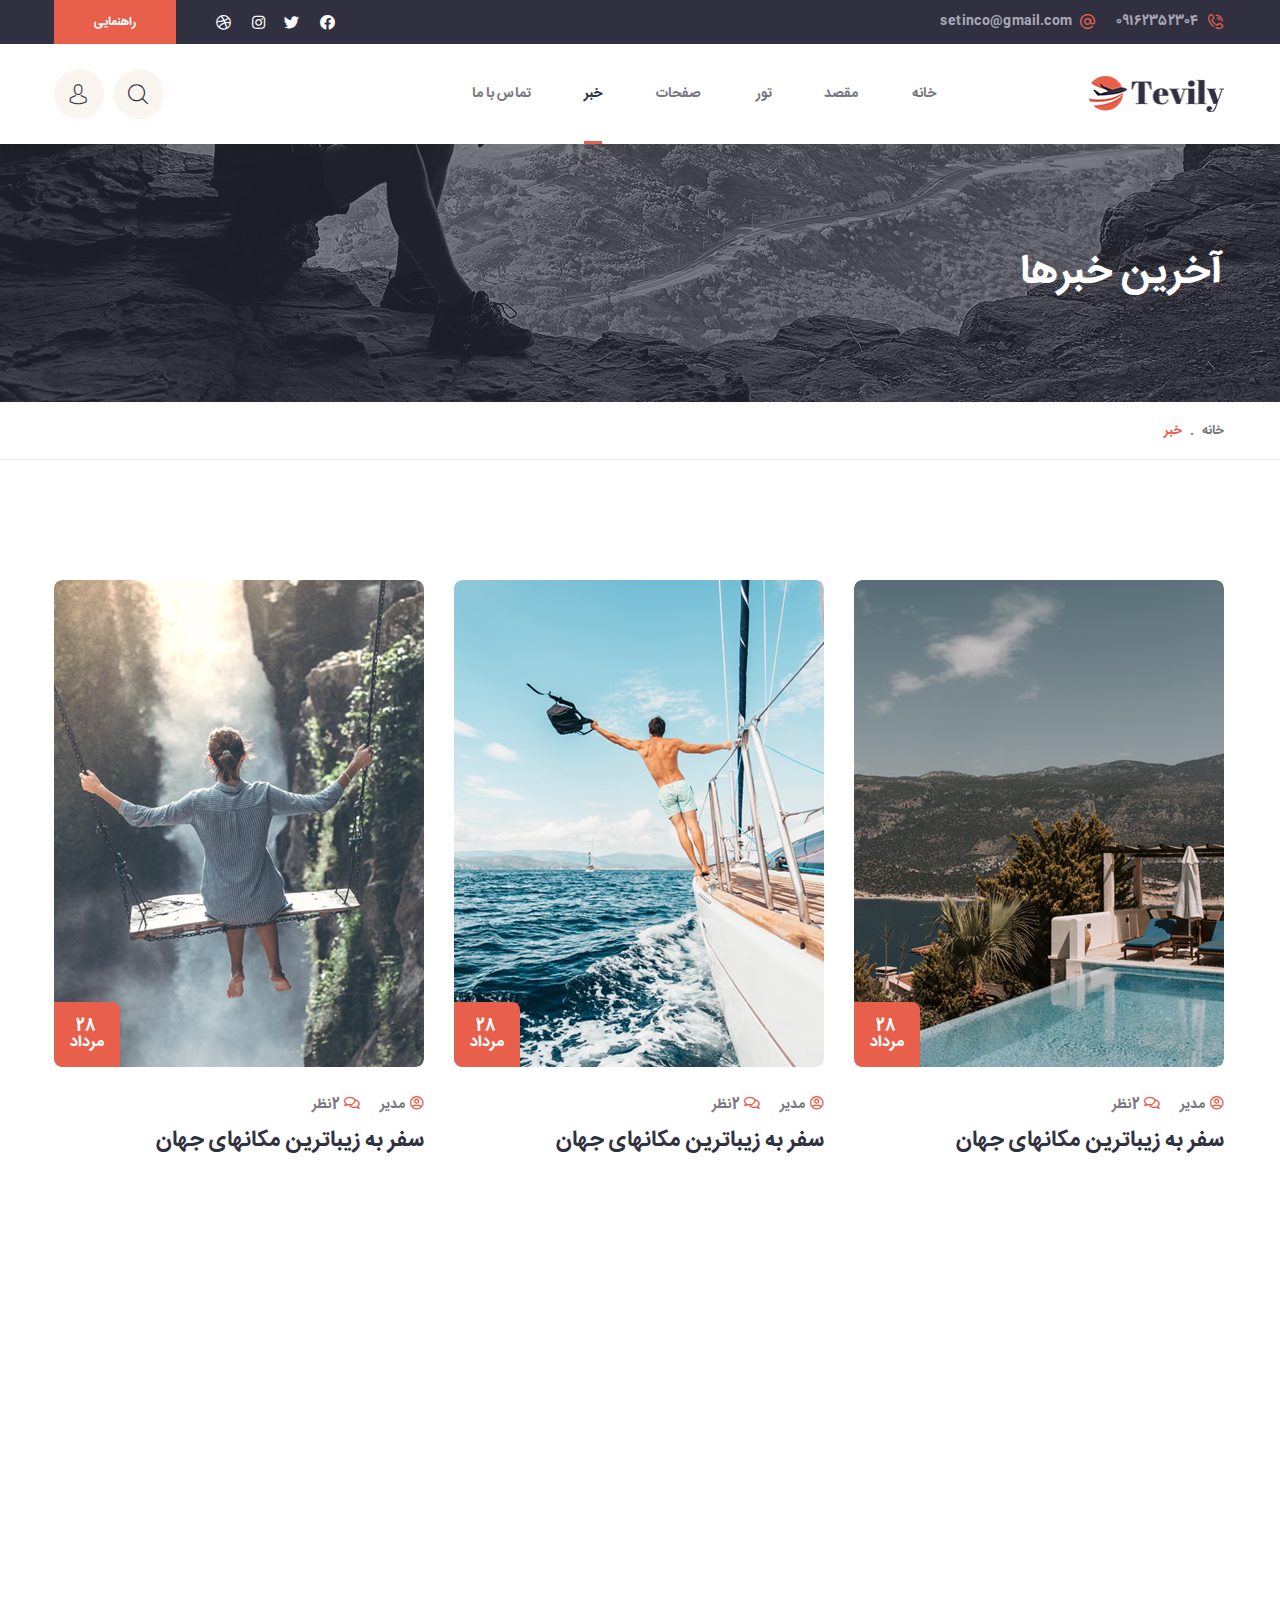
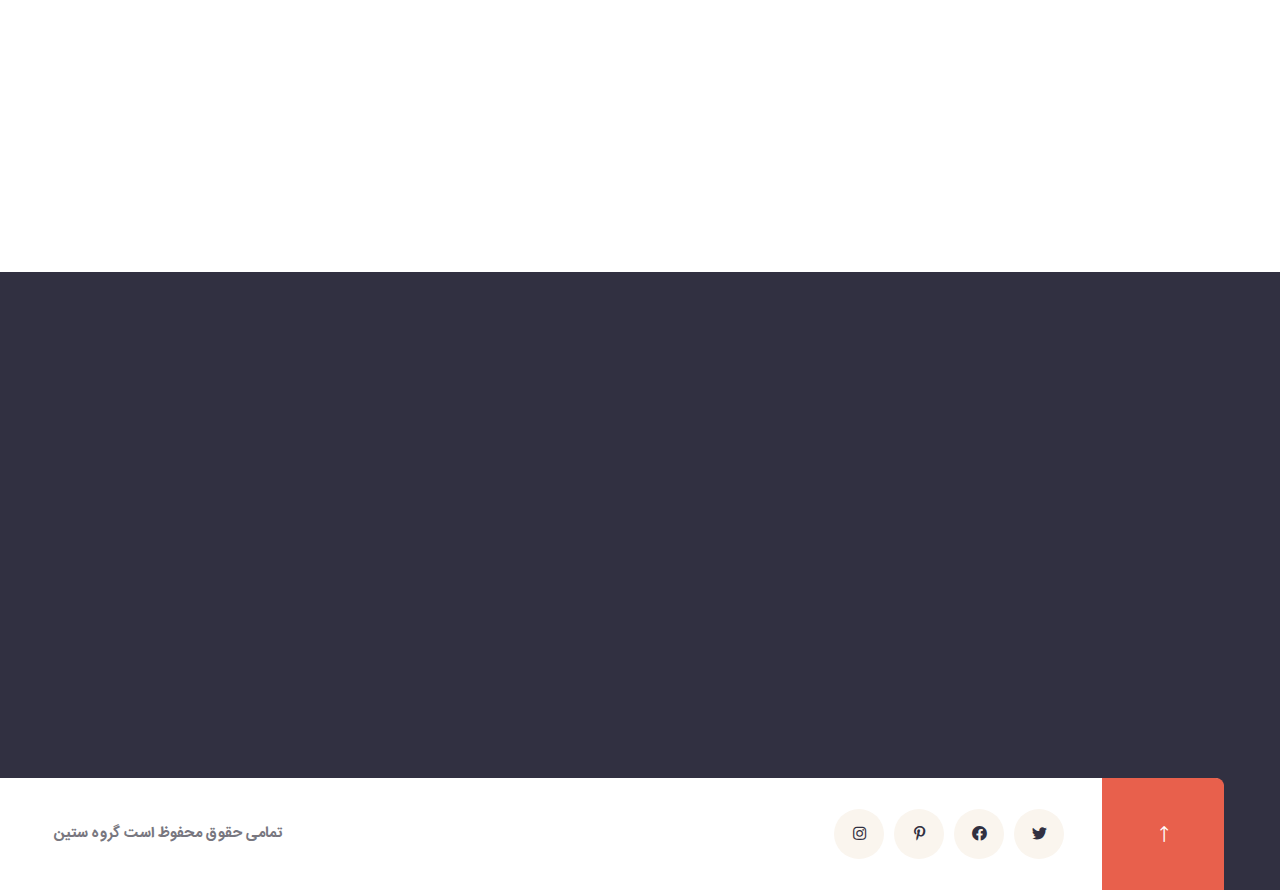
<file: project/news.html>
<!DOCTYPE html>
<html lang="en">

<head>
    <meta charset="UTF-8" />
    <meta name="viewport" content="width=device-width, initial-scale=1.0" />
    <title> ||  توویلی ||  الگو Tevily HTML برای تور</title>
    <!-- favicons Icons -->
    <link rel="apple-touch-icon" sizes="180x180" href="assets/images/favicons/apple-touch-icon.png" />
    <link rel="icon" type="image/png" sizes="32x32" href="assets/images/favicons/favicon-32x32.png" />
    <link rel="icon" type="image/png" sizes="16x16" href="assets/images/favicons/favicon-16x16.png" />
    
    <meta name="description" content="Tevily HTML Template For Tour" />

    <!-- fonts -->
 


    <link rel="stylesheet" href="assets/vendors/bootstrap/css/bootstrap.min.css" />
    <link rel="stylesheet" href="assets/vendors/animate/animate.min.css" />
    <link rel="stylesheet" href="assets/vendors/animate/custom-animate.css" />
    <link rel="stylesheet" href="assets/vendors/fontawesome/css/all.min.css" />
    <link rel="stylesheet" href="assets/vendors/jarallax/jarallax.css" />
    <link rel="stylesheet" href="assets/vendors/jquery-magnific-popup/jquery.magnific-popup.css" />
    <link rel="stylesheet" href="assets/vendors/nouislider/nouislider.min.css" />
    <link rel="stylesheet" href="assets/vendors/nouislider/nouislider.pips.css" />
    <link rel="stylesheet" href="assets/vendors/odometer/odometer.min.css" />
    <link rel="stylesheet" href="assets/vendors/swiper/swiper.min.css" />
    <link rel="stylesheet" href="assets/vendors/tevily-icons/style.css">
    <link rel="stylesheet" href="assets/vendors/tiny-slider/tiny-slider.min.css" />
    <link rel="stylesheet" href="assets/vendors/reey-font/stylesheet.css" />
    <link rel="stylesheet" href="assets/vendors/owl-carousel/owl.carousel.min.css" />
    <link rel="stylesheet" href="assets/vendors/owl-carousel/owl.theme.default.min.css" />
    <link rel="stylesheet" href="assets/vendors/twentytwenty/twentytwenty.css" />
    <link rel="stylesheet" href="assets/vendors/bxslider/jquery.bxslider.css" />
    <link rel="stylesheet" href="assets/vendors/bootstrap-select/css/bootstrap-select.min.css" />
    <link rel="stylesheet" href="assets/vendors/vegas/vegas.min.css" />
    <link rel="stylesheet" href="assets/vendors/jquery-ui/jquery-ui.css" />
    <link rel="stylesheet" href="assets/vendors/timepicker/timePicker.css" />

    <!-- template styles -->
    <link rel="stylesheet" href="assets/css/tevily.css" />
    <link rel="stylesheet" href="assets/css/tevily-responsive.css" />
</head>

<body>
    <div class="preloader">
        <img class="preloader__image" width="60" src="assets/images/loader.png" alt="" />
    </div>
    <!-- /.preloader -->
    <div class="page-wrapper">
        <header class="main-header clearfix">
            <div class="main-header__top">
                <div class="container">
                    <div class="main-header__top-inner clearfix">
                        <div class="main-header__top-left">
                            <ul class="list-unstyled main-header__top-address">
                                <li>
                                    <div class="icon">
                                        <span class="icon-phone-call"></span>
                                    </div>
                                    <div class="text">
                                        <a href="tel:09162352304">09162352304</a>
                                    </div>
                                </li>
                                <li>
                                    <div class="icon">
                                        <span class="icon-at"></span>
                                    </div>
                                    <div class="text">
                                        <a href="mailto:setinco@gmail.com">setinco@gmail.com</a>
                                    </div>
                                </li>
                            </ul>
                        </div>
                        <div class="main-header__top-right">
                            <div class="main-header__top-right-inner">
                                <div class="main-header__top-right-social">
                                    <a href="#"><i class="fab fa-facebook"></i></a>
                                    <a href="#"><i class="fab fa-twitter"></i></a>
                                    <a href="#"><i class="fab fa-instagram"></i></a>
                                    <a href="#"><i class="fab fa-dribbble"></i></a>
                                </div>
                                <div class="main-header__top-right-btn-box">
                                    <a href="#" class="thm-btn main-header__top-right-btn">راهنمایی</a>
                                </div>
                            </div>
                        </div>
                    </div>
                </div>
            </div>
            <nav class="main-menu clearfix">
                <div class="main-menu-wrapper clearfix">
                    <div class="container clearfix">
                        <div class="main-menu-wrapper-inner clearfix">
                            <div class="main-menu-wrapper__left clearfix">
                                <div class="main-menu-wrapper__logo">
                                    <a href="index.html"><img src="assets/images/resources/logo-1.png" alt=""></a>
                                </div>
                                <div class="main-menu-wrapper__main-menu">
                                    <a href="#" class="mobile-nav__toggler"><i class="fa fa-bars"></i></a>
                                    <ul class="main-menu__list">
                                        <li class="dropdown">
                                            <a href="index.html">خانه</a>
                                            <ul>
                                                <li>
                                                    <a href="index.html">خانه اول</a>
                                                </li>
                                                <li><a href="index2.html">خانه دوم</a></li>
                                                <li class="dropdown">
                                                    <a href="#">سبک هدر</a>
                                                    <ul>
                                                        <li><a href="index.html">هدر اول</a></li>
                                                        <li><a href="index.html">هدر دوم</a></li>
                                                    </ul>
                                                </li>
                                            </ul>
                                        </li>
                                        <li class="dropdown">
                                            <a href="#">مقصد</a>
                                            <ul>
                                                <li><a href="destinations.html">مقصد</a></li>
                                                <li><a href="destinations-details.html">جزئیات مقصد</a></li>
                                            </ul>
                                        </li>
                                        <li class="dropdown">
                                            <a href="#">تور</a>
                                            <ul>
                                                <li><a href="tours.html">تور</a></li>
                                                <li><a href="tours-list.html">لیست تور</a></li>
                                                <li><a href="tour-details.html">جزئیات تور</a></li>
                                            </ul>
                                        </li>
                                        <li class="dropdown">
                                            <a href="#">صفحات</a>
                                            <ul>
                                                <li><a href="about.html">درباره ما</a></li>
                                            </ul>
                                        </li>
                                        <li class="dropdown current">
                                            <a href="#">خبر</a>
                                            <ul>
                                                <li><a href="news.html">خبر</a></li>
                                                <li><a href="news-details.html">جزئیات خبر</a></li>
                                            </ul>
                                        </li>
                                        <li><a href="contact.html">تماس با ما</a></li>
                                    </ul>
                                </div>
                            </div>
                            <div class="main-menu-wrapper__right">
                                <a href="#" class="main-menu__search search-toggler icon-magnifying-glass"></a>
                                <a href="#" class="main-menu__user icon-avatar"></a>
                            </div>
                        </div>
                    </div>
                </div>
            </nav>
        </header>

        <div class="stricky-header stricked-menu main-menu">
            <div class="sticky-header__content"></div><!-- /.sticky-header__content -->
        </div><!-- /.stricky-header -->


        <!--Page Header Start-->
        <section class="page-header">
            <div class="page-header__top">
               <div class="page-header-bg" style="background-image: url(assets/images/backgrounds/page-header-bg.jpg)"></div>
               <div class="page-header-bg-overly"></div>
                <div class="container">
                    <div class="page-header__top-inner">
                        <h2>آخرین خبرها</h2>
                    </div>
                </div>
            </div>
            <div class="page-header__bottom">
                <div class="container">
                    <div class="page-header__bottom-inner">
                        <ul class="thm-breadcrumb list-unstyled">
                            <li><a href="index.html">خانه</a></li>
                            <li><span>.</span></li>
                            <li class="active">خبر</li>
                        </ul>
                    </div>
                </div>
            </div>
        </section>
        <!--Page Header End-->

        <!--News One Start-->
        <section class="news-one">
            <div class="container">
                <div class="row">
                    <div class="col-xl-4 col-lg-6 col-md-6 wow fadeInUp" data-wow-delay="100ms">
                       <!--News One Single-->
                        <div class="news-one__single">
                            <div class="news-one__img">
                                <img src="assets/images/blog/news-page-1.jpg" alt="">
                                <a href="news-details.html">
                                    <span class="news-one__plus"></span>
                                </a>
                                <div class="news-one__date">
                                    <p>28 <br> <span>مرداد</span></p>
                                </div>
                            </div>
                            <div class="news-one__content">
                                <ul class="list-unstyled news-one__meta">
                                    <li><a href="news-details.html"><i class="far fa-user-circle"></i>مدیر</a>
                                    </li>
                                    <li><a href="news-details.html"><i class="far fa-comments"></i>2 نظر</a>
                                    </li>
                                </ul>
                                <h3 class="news-one__title">
                                    <a href="news-details.html">سفر به زیباترین مکانهای جهان</a>
                                </h3>
                            </div>
                        </div>
                    </div>
                    <div class="col-xl-4 col-lg-6 col-md-6 wow fadeInUp" data-wow-delay="200ms">
                       <!--News One Single-->
                        <div class="news-one__single">
                            <div class="news-one__img">
                                <img src="assets/images/blog/news-page-2.jpg" alt="">
                                <a href="news-details.html">
                                    <span class="news-one__plus"></span>
                                </a>
                                <div class="news-one__date">
                                    <p>28 <br> <span>مرداد</span></p>
                                </div>
                            </div>
                            <div class="news-one__content">
                                <ul class="list-unstyled news-one__meta">
                                    <li><a href="news-details.html"><i class="far fa-user-circle"></i>مدیر</a></li>
                                    <li><a href="news-details.html"><i class="far fa-comments"></i>2 نظر</a>
                                    </li>
                                </ul>
                                <h3 class="news-one__title">
                                    <a href="news-details.html">سفر به زیباترین مکانهای جهان</a>
                                </h3>
                            </div>
                        </div>
                    </div>
                    <div class="col-xl-4 col-lg-6 col-md-6 wow fadeInUp" data-wow-delay="300ms">
                       <!--News One Single-->
                        <div class="news-one__single">
                            <div class="news-one__img">
                                <img src="assets/images/blog/news-page-3.jpg" alt="">
                                <a href="news-details.html">
                                    <span class="news-one__plus"></span>
                                </a>
                                <div class="news-one__date">
                                    <p>28 <br> <span>مرداد</span></p>
                                </div>
                            </div>
                            <div class="news-one__content">
                                <ul class="list-unstyled news-one__meta">
                                    <li><a href="news-details.html"><i class="far fa-user-circle"></i>مدیر</a></li>
                                    <li><a href="news-details.html"><i class="far fa-comments"></i>2 نظر</a>
                                    </li>
                                </ul>
                                <h3 class="news-one__title">
                                    <a href="news-details.html">سفر به زیباترین مکانهای جهان</a>
                                </h3>
                            </div>
                        </div>
                    </div>
                    <div class="col-xl-4 col-lg-6 col-md-6 wow fadeInUp" data-wow-delay="400ms">
                       <!--News One Single-->
                        <div class="news-one__single">
                            <div class="news-one__img">
                                <img src="assets/images/blog/news-page-4.jpg" alt="">
                                <a href="news-details.html">
                                    <span class="news-one__plus"></span>
                                </a>
                                <div class="news-one__date">
                                    <p>28 <br> <span>مرداد</span></p>
                                </div>
                            </div>
                            <div class="news-one__content">
                                <ul class="list-unstyled news-one__meta">
                                    <li><a href="news-details.html"><i class="far fa-user-circle"></i>مدیر</a></li>
                                    <li><a href="news-details.html"><i class="far fa-comments"></i>2 نظر</a>
                                    </li>
                                </ul>
                                <h3 class="news-one__title">
                                    <a href="news-details.html">سفر به زیباترین مکانهای جهان</a>
                                </h3>
                            </div>
                        </div>
                    </div>
                    <div class="col-xl-4 col-lg-6 col-md-6 wow fadeInUp" data-wow-delay="500ms">
                       <!--News One Single-->
                        <div class="news-one__single">
                            <div class="news-one__img">
                                <img src="assets/images/blog/news-page-5.jpg" alt="">
                                <a href="news-details.html">
                                    <span class="news-one__plus"></span>
                                </a>
                                <div class="news-one__date">
                                    <p>28 <br> <span>مرداد</span></p>
                                </div>
                            </div>
                            <div class="news-one__content">
                                <ul class="list-unstyled news-one__meta">
                                    <li><a href="news-details.html"><i class="far fa-user-circle"></i>مدیر</a></li>
                                    <li><a href="news-details.html"><i class="far fa-comments"></i>2 نظر</a>
                                    </li>
                                </ul>
                                <h3 class="news-one__title">
                                    <a href="news-details.html">سفر به زیباترین مکانهای جهان</a>
                                </h3>
                            </div>
                        </div>
                    </div>
                    <div class="col-xl-4 col-lg-6 col-md-6 wow fadeInUp" data-wow-delay="600ms">
                       <!--News One Single-->
                        <div class="news-one__single">
                            <div class="news-one__img">
                                <img src="assets/images/blog/news-page-6.jpg" alt="">
                                <a href="news-details.html">
                                    <span class="news-one__plus"></span>
                                </a>
                                <div class="news-one__date">
                                    <p>28 <br> <span>مرداد</span></p>
                                </div>
                            </div>
                            <div class="news-one__content">
                                <ul class="list-unstyled news-one__meta">
                                    <li><a href="news-details.html"><i class="far fa-user-circle"></i>مدیر</a></li>
                                    <li><a href="news-details.html"><i class="far fa-comments"></i>2 نظر</a>
                                    </li>
                                </ul>
                                <h3 class="news-one__title">
                                    <a href="news-details.html">سفر به زیباترین مکانهای جهان</a>
                                </h3>
                            </div>
                        </div>
                    </div>
                </div>
            </div>
        </section>
        <!--News One End-->

        <!--Site Footer One Start-->
        <footer class="site-footer">
            <div class="site-footer__top">
                <div class="container">
                    <div class="site-footer__top-inner">
                        <div class="row">
                            <div class="col-xl-4 col-lg-6 col-md-6 wow fadeInUp" data-wow-delay="100ms">
                                <div class="footer-widget__column footer-widget__about">
                                    <div class="footer-widget__about-logo">
                                        <a href="index.html"><img src="assets/images/resources/footer-logo.png" alt=""></a>
                                    </div>
                                    <p class="footer-widget__about-text">به آژانس سفر و تور ما خوش آمدید. لورم به سادگی متن  را ارسال می کند.</p>
                                    <ul class="footer-widget__about-contact list-unstyled">
                                        <li>
                                            <div class="icon">
                                                <i class="fas fa-phone-square-alt"></i>
                                            </div>
                                            <div class="text">
                                                <a href="tel:09162352304">09162352304</a>
                                            </div>
                                        </li>
                                        <li>
                                            <div class="icon">
                                                <i class="fas fa-envelope"></i>
                                            </div>
                                            <div class="text">
                                                <a href="mailto:setinco@gmail.com">setinco@gmail.com</a>
                                            </div>
                                        </li>
                                        <li>
                                            <div class="icon">
                                                <i class="fas fa-map-marker-alt"></i>
                                            </div>
                                            <div class="text">
                                                <p>ایران یزد خیابان مطهری</p>
                                            </div>
                                        </li>
                                    </ul>
                                </div>
                            </div>
                            <div class="col-xl-2 col-lg-6 col-md-6 wow fadeInUp" data-wow-delay="200ms">
                                <div class="footer-widget__column footer-widget__company clearfix">
                                    <h3 class="footer-widget__title">شرکت</h3>
                                    <ul class="footer-widget__company-list list-unstyled">
                                        <li><a href="about.html">درباره ما</a></li>
                                        <li><a href="#">وبلاگ</a></li>
                                        <li><a href="#">جوایز</a></li>
                                        <li><a href="#">همکاری با ما</a></li>
                                        <li><a href="#">گروه را ملاقات کن</a></li>
                                    </ul>
                                </div>
                            </div>
                            <div class="col-xl-2 col-lg-6 col-md-6 wow fadeInUp" data-wow-delay="300ms">
                                <div class="footer-widget__column footer-widget__explore">
                                    <h3 class="footer-widget__title">بیشتر</h3>
                                    <ul class="list-unstyled footer-widget__explore-list">
                                        <li><a href="#">حساب</a></li>
                                        <li><a href="#">مجوز</a></li>
                                        <li><a href="#">تماس با ما</a></li>
                                        <li><a href="#">مشارکت</a></li>
                                        <li><a href="#">حریم خصوصی</a></li>
                                    </ul>
                                </div>
                            </div>
                            <div class="col-xl-4 col-lg-6 col-md-6 wow fadeInUp" data-wow-delay="400ms">
                                <div class="footer-widget__column footer-widget__newsletter">
                                    <h3 class="footer-widget__title">خبر نامه</h3>
                                    <form class="footer-widget__newsletter-form mc-form"
                                        data-url="">
                                        <div class="footer-widget__newsletter-input-box">
                                            <input type="email" placeholder="آدرس ایمیل" name="EMAIL">
                                            <button type="submit"
                                                class="footer-widget__newsletter-btn">عضویت شما </button>
                                        </div>
                                    </form>
                                    <div class="mc-form__response text-center"></div><!-- /.mc-form__response -->
                                    <div class="footer-widget__newsletter-bottom">
                                        <div class="footer-widget__newsletter-bottom-icon">
                                            <i class="fa fa-check"></i>
                                        </div>
                                        <div class="footer-widget__newsletter-bottom-text">
                                            <p>من با تمام شرایط و قوانین موافقم</p>
                                        </div>
                                    </div>
                                </div>
                            </div>
                        </div>
                    </div>
                </div>
            </div>
            <div class="site-footer__bottom">
                <div class="container">
                    <div class="row">
                        <div class="col-xl-12">
                            <div class="site-footer__bottom-inner">
                                <div class="site-footer__bottom-left">
                                    <div class="footer-widget__social">
                                        <a href="#"><i class="fab fa-twitter"></i></a>
                                        <a href="#"><i class="fab fa-facebook"></i></a>
                                        <a href="#"><i class="fab fa-pinterest-p"></i></a>
                                        <a href="#"><i class="fab fa-instagram"></i></a>
                                    </div>
                                </div>
                                <div class="site-footer__bottom-right">
                                    <p>تمامی حقوق محفوظ است <a href="#">گروه ستین</a></p>
                                </div>
                                <div class="site-footer__bottom-left-arrow">
                                    <a href="#" data-target="html" class="scroll-to-target scroll-to-top"><span class="icon-right-arrow"></span></a>
                                </div>
                            </div>
                        </div>
                    </div>
                </div>
            </div>
        </footer>
        <!--Site Footer One End-->


    </div><!-- /.page-wrapper -->


    <div class="mobile-nav__wrapper">
        <div class="mobile-nav__overlay mobile-nav__toggler"></div>
        <!-- /.mobile-nav__overlay -->
        <div class="mobile-nav__content">
            <span class="mobile-nav__close mobile-nav__toggler"><i class="fa fa-times"></i></span>

            <div class="logo-box">
                <a href="index.html" aria-label="logo image"><img src="assets/images/resources/logo-2.png" width="155"
                        alt="" /></a>
            </div>
            <!-- /.logo-box -->
            <div class="mobile-nav__container"></div>
            <!-- /.mobile-nav__container -->

            <ul class="mobile-nav__contact list-unstyled">
                <li>
                    <i class="fa fa-envelope"></i>
                    <a href="mailto:setinco@gmail.com">setinco@gmail.com</a>
                </li>
                <li>
                    <i class="fa fa-phone-alt"></i>
                    <a href="tel:666-888-0000">09162352304</a>
                </li>
            </ul><!-- /.mobile-nav__contact -->
            <div class="mobile-nav__top">
                <div class="mobile-nav__social">
                    <a href="#" class="fab fa-twitter"></a>
                    <a href="#" class="fab fa-facebook-square"></a>
                    <a href="#" class="fab fa-pinterest-p"></a>
                    <a href="#" class="fab fa-instagram"></a>
                </div><!-- /.mobile-nav__social -->
            </div><!-- /.mobile-nav__top -->



        </div>
        <!-- /.mobile-nav__content -->
    </div>
    <!-- /.mobile-nav__wrapper -->

    <div class="search-popup">
        <div class="search-popup__overlay search-toggler"></div>
        <!-- /.search-popup__overlay -->
        <div class="search-popup__content">
            <form action="#">
                <label for="search" class="sr-only">جستجو کنید</label><!-- /.sr-only -->
                <input type="text" id="search" placeholder="جستجو کنید..." />
                <button type="submit" aria-label="search submit" class="thm-btn">
                    <i class="icon-magnifying-glass"></i>
                </button>
            </form>
        </div>
        <!-- /.search-popup__content -->
    </div>
    <!-- /.search-popup -->




    <script src="assets/vendors/jquery/jquery-3.6.0.min.js"></script>
    <script src="assets/vendors/bootstrap/js/bootstrap.bundle.min.js"></script>
    <script src="assets/vendors/jarallax/jarallax.min.js"></script>
    <script src="assets/vendors/jquery-ajaxchimp/jquery.ajaxchimp.min.js"></script>
    <script src="assets/vendors/jquery-appear/jquery.appear.min.js"></script>
    <script src="assets/vendors/jquery-circle-progress/jquery.circle-progress.min.js"></script>
    <script src="assets/vendors/jquery-magnific-popup/jquery.magnific-popup.min.js"></script>
    <script src="assets/vendors/jquery-validate/jquery.validate.min.js"></script>
    <script src="assets/vendors/nouislider/nouislider.min.js"></script>
    <script src="assets/vendors/odometer/odometer.min.js"></script>
    <script src="assets/vendors/swiper/swiper.min.js"></script>
    <script src="assets/vendors/tiny-slider/tiny-slider.min.js"></script>
    <script src="assets/vendors/wnumb/wNumb.min.js"></script>
    <script src="assets/vendors/wow/wow.js"></script>
    <script src="assets/vendors/isotope/isotope.js"></script>
    <script src="assets/vendors/countdown/countdown.min.js"></script>
    <script src="assets/vendors/owl-carousel/owl.carousel.min.js"></script>
    <script src="assets/vendors/twentytwenty/twentytwenty.js"></script>
    <script src="assets/vendors/twentytwenty/jquery.event.move.js"></script>
    <script src="assets/vendors/bxslider/jquery.bxslider.min.js"></script>
    <script src="assets/vendors/bootstrap-select/js/bootstrap-select.min.js"></script>
    <script src="assets/vendors/vegas/vegas.min.js"></script>
    <script src="assets/vendors/jquery-ui/jquery-ui.js"></script>
    <script src="assets/vendors/timepicker/timePicker.js"></script>
  <script src="assets/vendors/bootstrap-datepicker.min.js"></script>
  <script src="assets/vendors/bootstrap-datepicker.fa.min.js"></script>




    <!-- template js -->
    <script src="assets/js/tevily.js"></script>
</body>

</html>
</file>
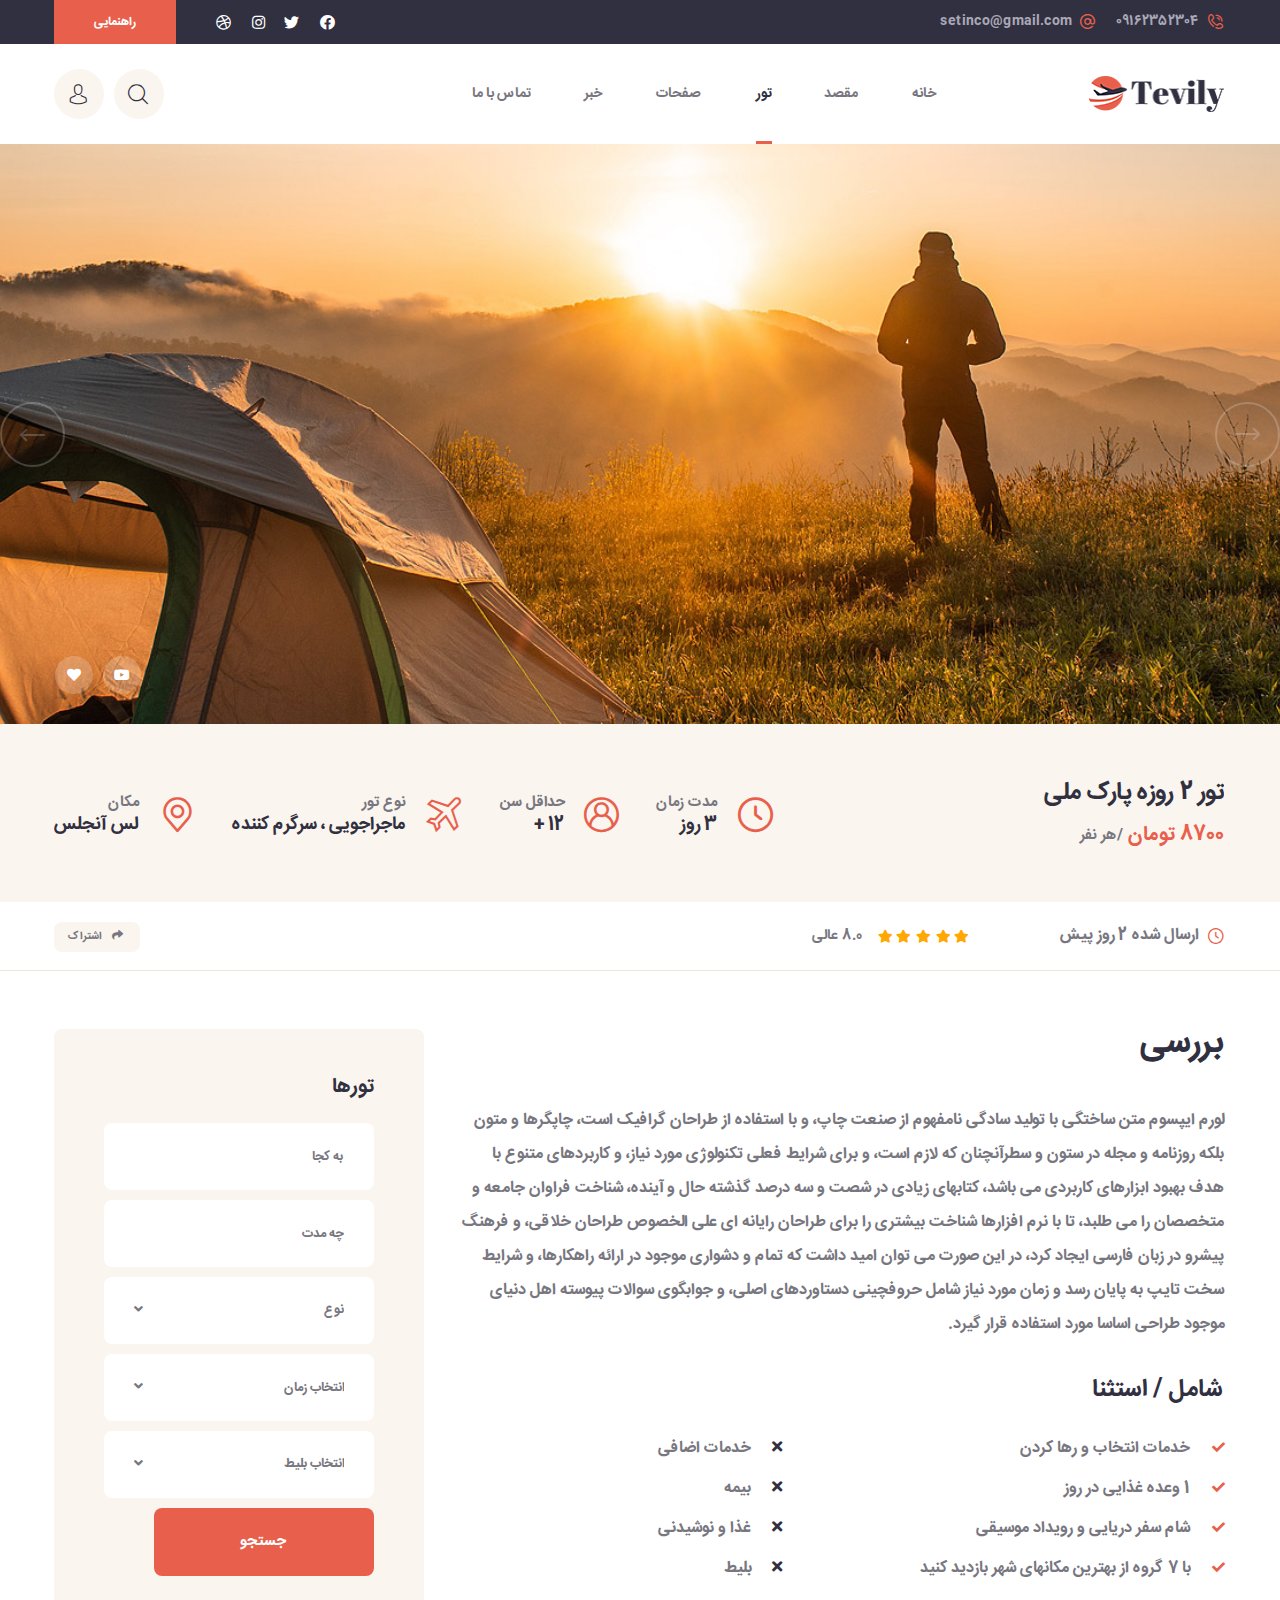
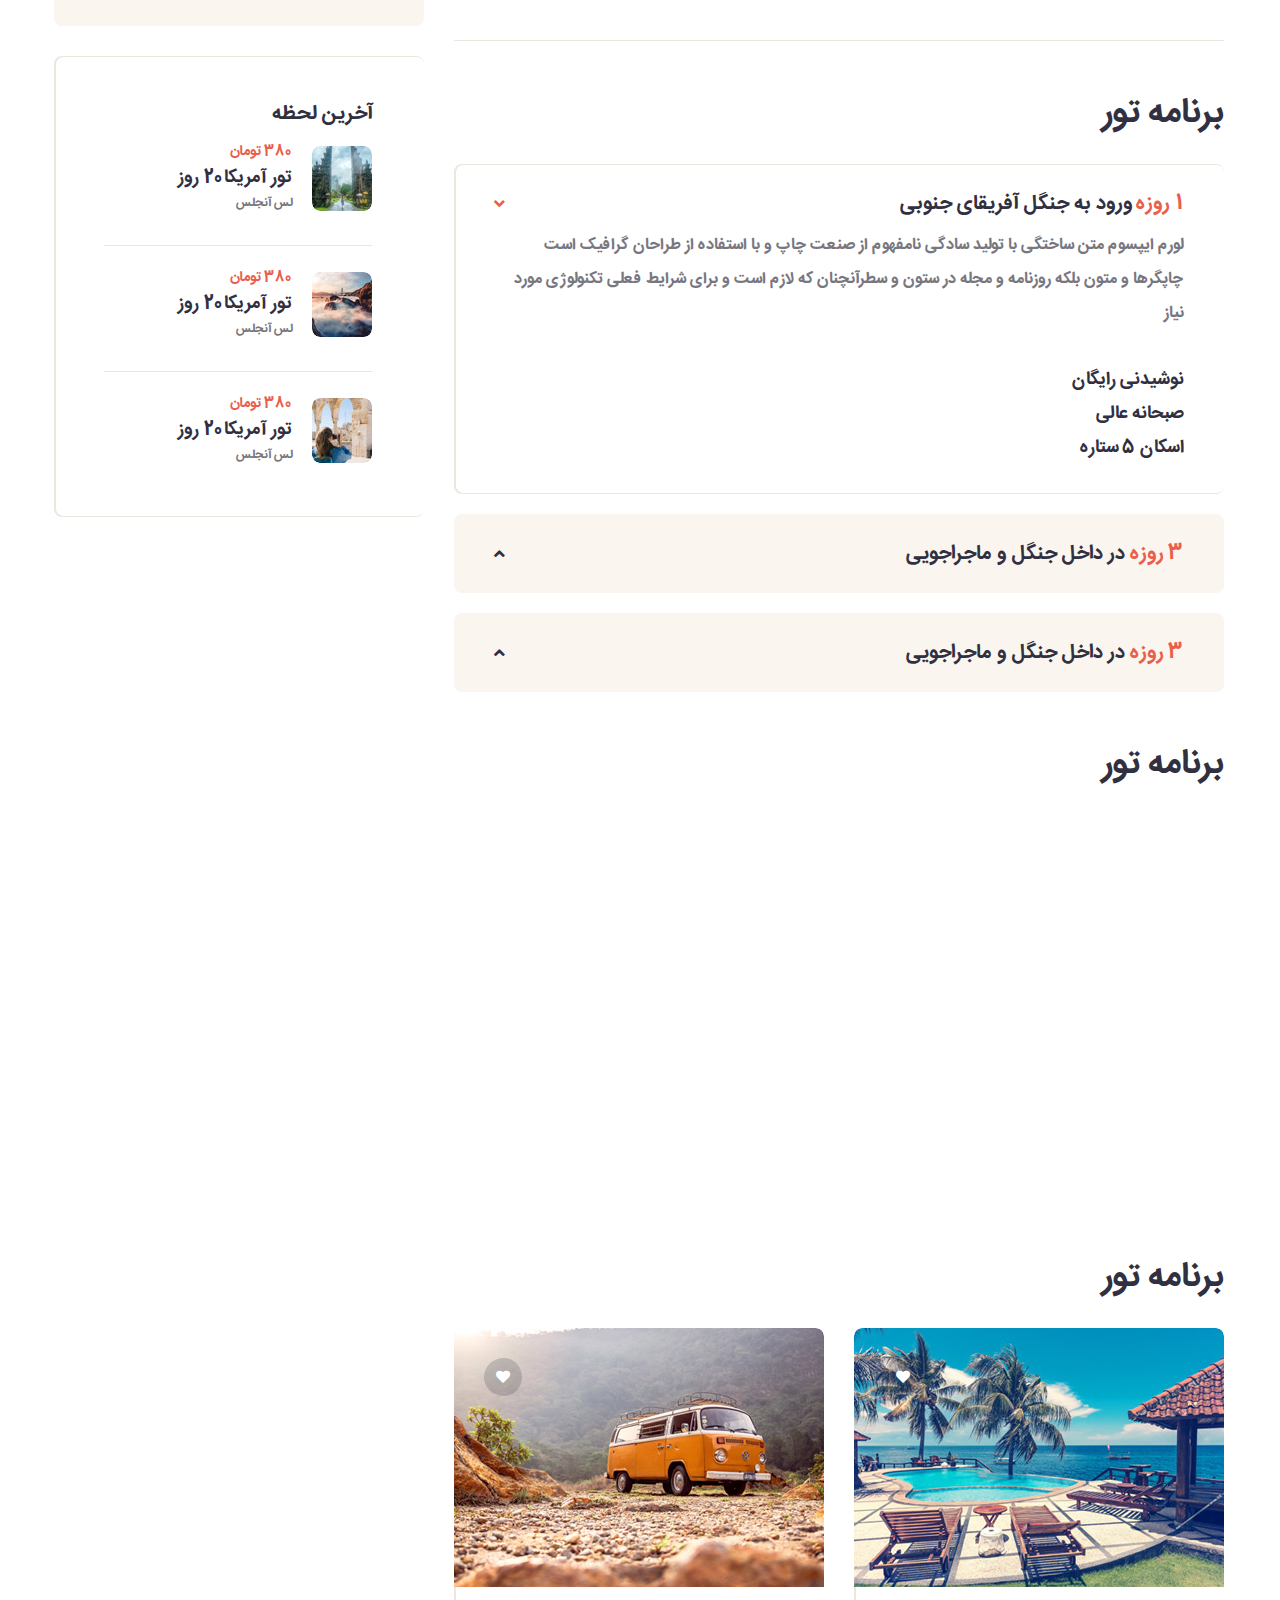
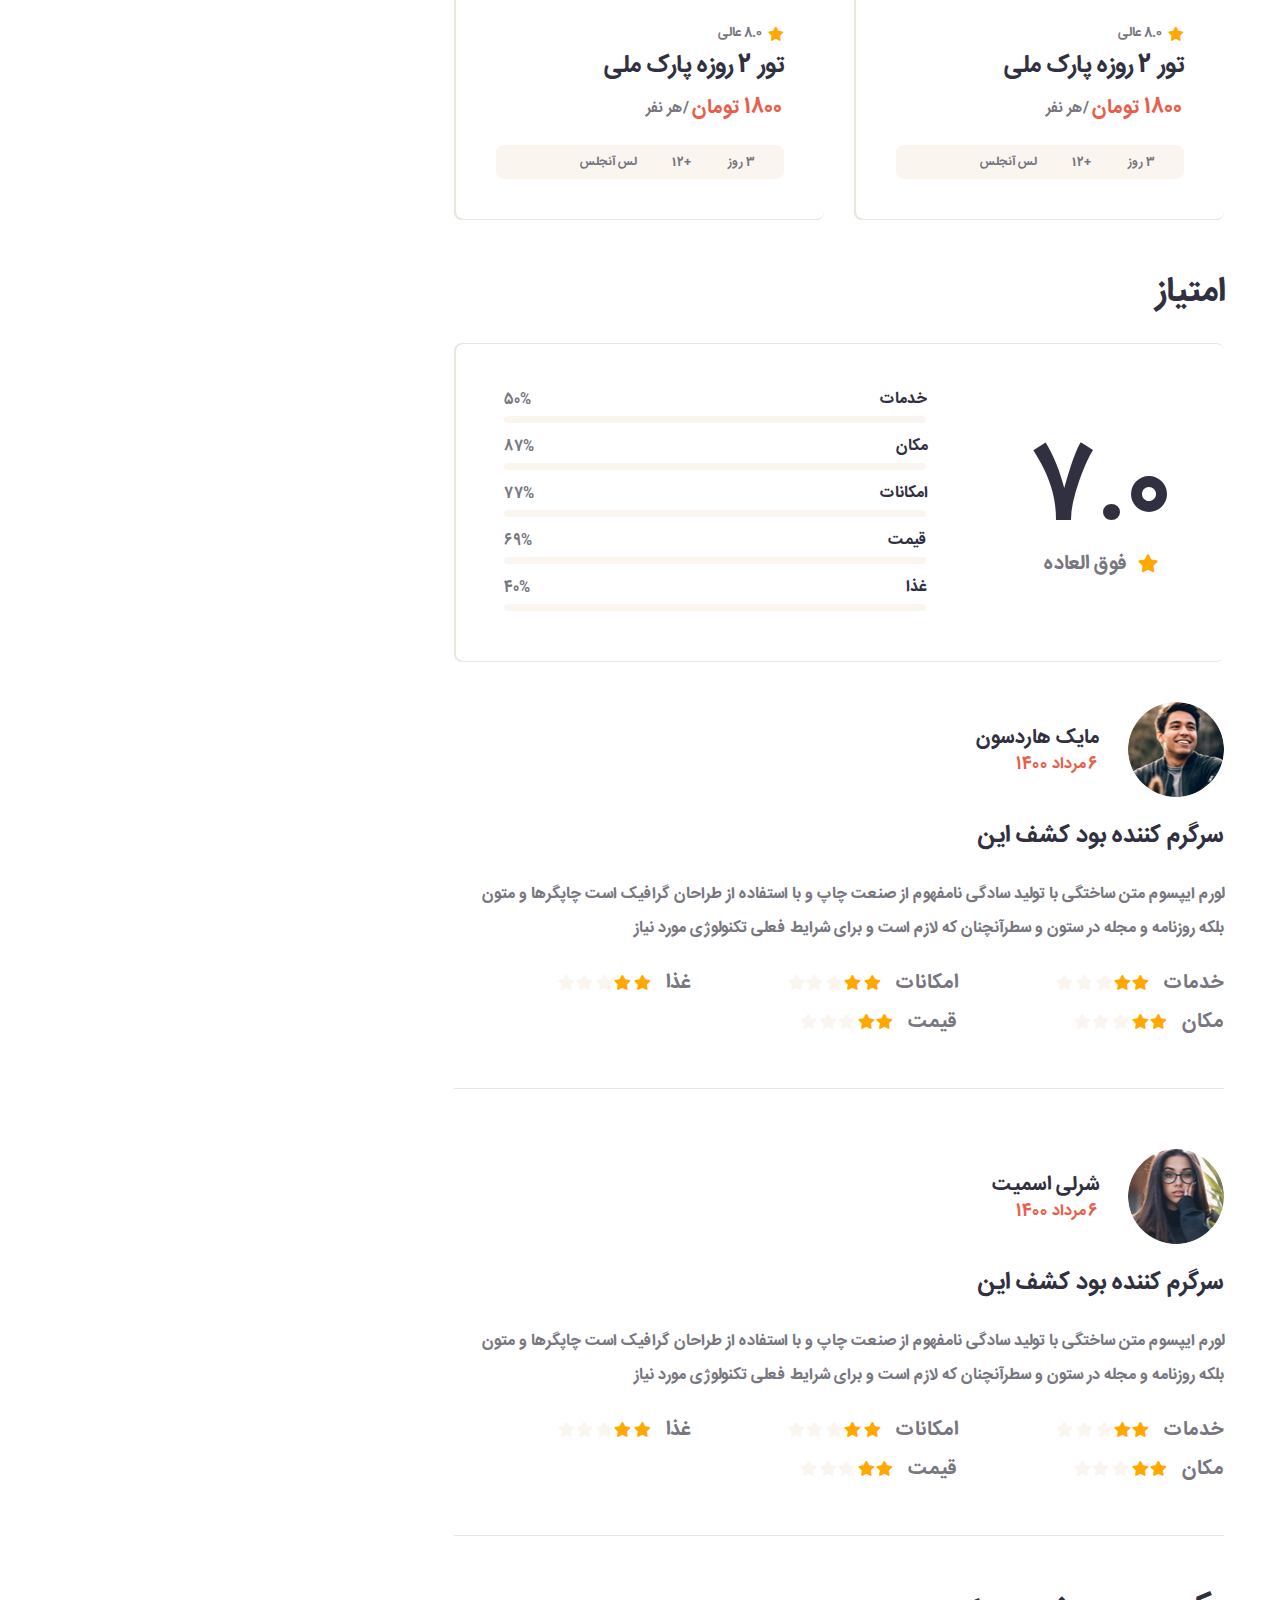
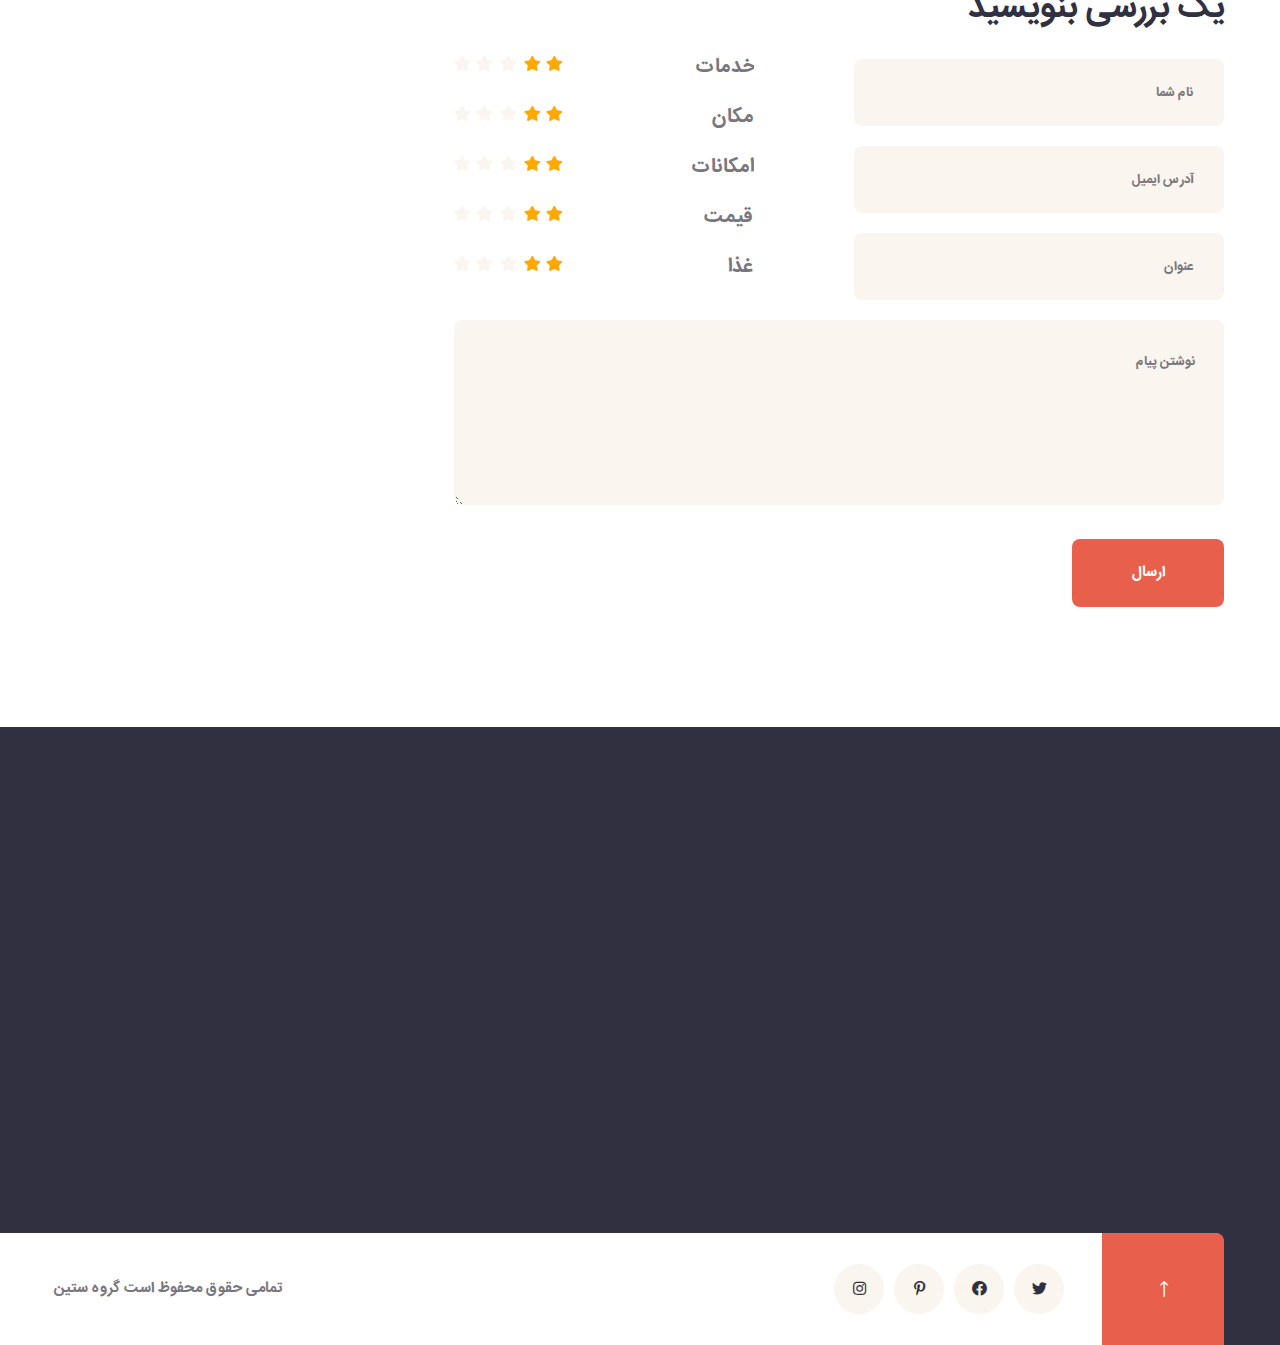
<file: project/tour-details.html>
<!DOCTYPE html>
<html lang="en">

<head>
    <meta charset="UTF-8" />
    <meta name="viewport" content="width=device-width, initial-scale=1.0" />
    <title>درباره ||  توویلی ||  الگو Tevily HTML برای تور</title>
    <!-- favicons Icons -->
    <link rel="apple-touch-icon" sizes="180x180" href="assets/images/favicons/apple-touch-icon.png" />
    <link rel="icon" type="image/png" sizes="32x32" href="assets/images/favicons/favicon-32x32.png" />
    <link rel="icon" type="image/png" sizes="16x16" href="assets/images/favicons/favicon-16x16.png" />
    
    <meta name="description" content="Tevily HTML Template For Tour" />

    <!-- fonts -->



    <link rel="stylesheet" href="assets/vendors/bootstrap/css/bootstrap.min.css" />
    <link rel="stylesheet" href="assets/vendors/animate/animate.min.css" />
    <link rel="stylesheet" href="assets/vendors/animate/custom-animate.css" />
    <link rel="stylesheet" href="assets/vendors/fontawesome/css/all.min.css" />
    <link rel="stylesheet" href="assets/vendors/jarallax/jarallax.css" />
    <link rel="stylesheet" href="assets/vendors/jquery-magnific-popup/jquery.magnific-popup.css" />
    <link rel="stylesheet" href="assets/vendors/nouislider/nouislider.min.css" />
    <link rel="stylesheet" href="assets/vendors/nouislider/nouislider.pips.css" />
    <link rel="stylesheet" href="assets/vendors/odometer/odometer.min.css" />
    <link rel="stylesheet" href="assets/vendors/swiper/swiper.min.css" />
    <link rel="stylesheet" href="assets/vendors/tevily-icons/style.css">
    <link rel="stylesheet" href="assets/vendors/tiny-slider/tiny-slider.min.css" />
    <link rel="stylesheet" href="assets/vendors/reey-font/stylesheet.css" />
    <link rel="stylesheet" href="assets/vendors/owl-carousel/owl.carousel.min.css" />
    <link rel="stylesheet" href="assets/vendors/owl-carousel/owl.theme.default.min.css" />
    <link rel="stylesheet" href="assets/vendors/twentytwenty/twentytwenty.css" />
    <link rel="stylesheet" href="assets/vendors/bxslider/jquery.bxslider.css" />
    <link rel="stylesheet" href="assets/vendors/bootstrap-select/css/bootstrap-select.min.css" />
    <link rel="stylesheet" href="assets/vendors/vegas/vegas.min.css" />
    <link rel="stylesheet" href="assets/vendors/jquery-ui/jquery-ui.css" />
    <link rel="stylesheet" href="assets/vendors/timepicker/timePicker.css" />

    <!-- template styles -->
    <link rel="stylesheet" href="assets/css/tevily.css" />
    <link rel="stylesheet" href="assets/css/tevily-responsive.css" />
</head>

<body>
    <div class="preloader">
        <img class="preloader__image" width="60" src="assets/images/loader.png" alt="" />
    </div>
    <!-- /.preloader -->
    <div class="page-wrapper">
        <header class="main-header clearfix">
            <div class="main-header__top">
                <div class="container">
                    <div class="main-header__top-inner clearfix">
                        <div class="main-header__top-left">
                            <ul class="list-unstyled main-header__top-address">
                                <li>
                                    <div class="icon">
                                        <span class="icon-phone-call"></span>
                                    </div>
                                    <div class="text">
                                        <a href="tel:09162352304">09162352304</a>
                                    </div>
                                </li>
                                <li>
                                    <div class="icon">
                                        <span class="icon-at"></span>
                                    </div>
                                    <div class="text">
                                        <a href="mailto:setinco@gmail.com">setinco@gmail.com</a>
                                    </div>
                                </li>
                            </ul>
                        </div>
                        <div class="main-header__top-right">
                            <div class="main-header__top-right-inner">
                                <div class="main-header__top-right-social">
                                    <a href="#"><i class="fab fa-facebook"></i></a>
                                    <a href="#"><i class="fab fa-twitter"></i></a>
                                    <a href="#"><i class="fab fa-instagram"></i></a>
                                    <a href="#"><i class="fab fa-dribbble"></i></a>
                                </div>
                                <div class="main-header__top-right-btn-box">
                                    <a href="#" class="thm-btn main-header__top-right-btn">راهنمایی</a>
                                </div>
                            </div>
                        </div>
                    </div>
                </div>
            </div>
            <nav class="main-menu clearfix">
                <div class="main-menu-wrapper clearfix">
                    <div class="container clearfix">
                        <div class="main-menu-wrapper-inner clearfix">
                            <div class="main-menu-wrapper__left clearfix">
                                <div class="main-menu-wrapper__logo">
                                    <a href="index.html"><img src="assets/images/resources/logo-1.png" alt=""></a>
                                </div>
                                <div class="main-menu-wrapper__main-menu">
                                    <a href="#" class="mobile-nav__toggler"><i class="fa fa-bars"></i></a>
                                    <ul class="main-menu__list">
                                        <li class="dropdown">
                                            <a href="index.html">خانه</a>
                                            <ul>
                                                <li>
                                                    <a href="index.html">خانه اول</a>
                                                </li>
                                                <li><a href="index2.html">خانه دوم</a></li>
                                                <li class="dropdown">
                                                    <a href="#">سبک هدر</a>
                                                    <ul>
                                                        <li><a href="index.html">هدر اول</a></li>
                                                        <li><a href="index.html">هدر دوم</a></li>
                                                    </ul>
                                                </li>
                                            </ul>
                                        </li>
                                        <li class="dropdown">
                                            <a href="#">مقصد</a>
                                            <ul>
                                                <li><a href="destinations.html">مقصد</a></li>
                                                <li><a href="destinations-details.html">جزئیات مقصد</a></li>
                                            </ul>
                                        </li>
                                        <li class="dropdown current">
                                            <a href="#">تور</a>
                                            <ul>
                                                <li><a href="tours.html">تور</a></li>
                                                <li><a href="tours-list.html">لیست تور</a></li>
                                                <li><a href="tour-details.html">جزئیات تور</a></li>
                                            </ul>
                                        </li>
                                        <li class="dropdown">
                                            <a href="#">صفحات</a>
                                            <ul>
                                                <li><a href="about.html">درباره ما</a></li>
                                            </ul>
                                        </li>
                                        <li class="dropdown">
                                            <a href="#">خبر</a>
                                            <ul>
                                                <li><a href="news.html">خبر</a></li>
                                                <li><a href="news-details.html">جزئیات خبر</a></li>
                                            </ul>
                                        </li>
                                        <li><a href="contact.html">تماس با ما</a></li>
                                    </ul>
                                </div>
                            </div>
                            <div class="main-menu-wrapper__right">
                                <a href="#" class="main-menu__search search-toggler icon-magnifying-glass"></a>
                                <a href="#" class="main-menu__user icon-avatar"></a>
                            </div>
                        </div>
                    </div>
                </div>
            </nav>
        </header>

        <div class="stricky-header stricked-menu main-menu">
            <div class="sticky-header__content"></div><!-- /.sticky-header__content -->
        </div><!-- /.stricky-header -->


        <!--Tour Details Slider Start-->
        <section class="main-slider tour-details-slider">
            <div class="swiper-container thm-swiper__slider" data-swiper-options='{"slidesPerView": 1, "loop": true,
    "effect": "fade",
    "pagination": {
        "el": "#main-slider-pagination",
        "type": "bullets",
        "clickable": true
      },
    "navigation": {
        "nextEl": ".main-slider-button-next",
        "prevEl": ".main-slider-button-prev",
        "clickable": true
    },
    "autoplay": {
        "delay": 5000
    }}'>

                <div class="swiper-wrapper">
                    <div class="swiper-slide">
                        <div class="image-layer"
                            style="background-image: url(assets/images/backgrounds/tour-details-bg-1.jpg);"></div>
                        <div class="container">
                            <div class="swiper-slide-inner">
                                <div class="tour-details-slider_icon">
                                    <a href="#"><i class="fab fa-youtube"></i></a>
                                    <a href="#"><i class="fa fa-heart"></i></a>
                                </div>
                            </div>
                        </div>
                    </div>
                    <div class="swiper-slide">
                        <div class="image-layer"
                            style="background-image: url(assets/images/backgrounds/tour-details-bg-2.jpg);"></div>
                        <div class="container">
                            <div class="swiper-slide-inner">
                                <div class="tour-details-slider_icon">
                                    <a href="#"><i class="fab fa-youtube"></i></a>
                                    <a href="#"><i class="fa fa-heart"></i></a>
                                </div>
                            </div>
                        </div>
                    </div>
                    <div class="swiper-slide">
                        <div class="image-layer"
                            style="background-image: url(assets/images/backgrounds/tour-details-bg-3.jpg);"></div>
                        <div class="container">
                            <div class="swiper-slide-inner">
                                <div class="tour-details-slider_icon">
                                    <a href="#"><i class="fab fa-youtube"></i></a>
                                    <a href="#"><i class="fa fa-heart"></i></a>
                                </div>
                            </div>
                        </div>
                    </div>
                </div>

                <div class="main-slider-nav">
                    
                    <div class="main-slider-button-next"><span class="icon-right-arrow"></span> </div>
                    <div class="main-slider-button-prev"><span class="icon-right-arrow"></span></div>
                </div>
            </div>
        </section>
        <!--Tour Details Slider End-->

        <!--Tour Details End-->
        <section class="tour-details">
            <div class="tour-details__top">
                <div class="container">
                    <div class="row">
                        <div class="col-xl-12">
                            <div class="tour-details__top-inner">
                                <div class="tour-details__top-left">
                                    <h2 class="tour-details__top-title">تور 2 روزه پارک ملی</h2>
                                    <p class="tour-details__top-rate"><span>8700 تومان</span> /هر نفر</p>
                                </div>
                                <div class="tour-details__top-right">
                                    <ul class="list-unstyled tour-details__top-list">
                                        <li>
                                            <div class="icon">
                                                <span class="icon-clock"></span>
                                            </div>
                                            <div class="text">
                                                <p>مدت زمان</p>
                                                <h6>3 روز</h6>
                                            </div>
                                        </li>
                                        <li>
                                            <div class="icon">
                                                <span class="icon-user"></span>
                                            </div>
                                            <div class="text">
                                                <p>حداقل سن</p>
                                                <h6>12 +</h6>
                                            </div>
                                        </li>
                                        <li>
                                            <div class="icon">
                                                <span class="icon-plane"></span>
                                            </div>
                                            <div class="text">
                                                <p>نوع تور</p>
                                                <h6>ماجراجویی ، سرگرم کننده</h6>
                                            </div>
                                        </li>
                                        <li>
                                            <div class="icon">
                                                <span class="icon-place"></span>
                                            </div>
                                            <div class="text">
                                                <p>مکان</p>
                                                <h6>لس آنجلس</h6>
                                            </div>
                                        </li>
                                    </ul>
                                </div>
                            </div>
                        </div>
                    </div>
                </div>
            </div>
            <div class="tour-details__bottom">
                <div class="container">
                    <div class="row">
                        <div class="col-xl-12">
                            <div class="tour-details__bottom-inner">
                                <div class="tour-details__bottom-left">
                                    <ul class="list-unstyled tour-details__bottom-list">
                                        <li>
                                            <div class="icon">
                                                <span class="icon-clock"></span>
                                            </div>
                                            <div class="text">
                                                <p>ارسال شده 2 روز پیش</p>
                                            </div>
                                        </li>
                                        <li>
                                            <div class="icon">
                                                <i class="fa fa-star"></i>
                                                <i class="fa fa-star"></i>
                                                <i class="fa fa-star"></i>
                                                <i class="fa fa-star"></i>
                                                <i class="fa fa-star"></i>
                                            </div>
                                            <div class="text">
                                                <p>8.0 عالی</p>
                                            </div>
                                        </li>
                                    </ul>
                                </div>
                                <div class="tour-details__bottom-right">
                                    <a href="#"><i class="fas fa-share"></i>اشتراک</a>
                                </div>
                            </div>
                        </div>
                    </div>
                </div>
            </div>
        </section>
        <!--Tour Details End-->

        <!--Tour Details Two Start-->
        <section class="tour-details-two">
            <div class="container">
                <div class="row">
                    <div class="col-xl-8 col-lg-7">
                        <div class="tour-details-two__left">
                            <div class="tour-details-two__overview">
                                <h3 class="tour-details-two__title">بررسی</h3>
                                <p class="tour-details-two__overview-text">لورم ایپسوم متن ساختگی با تولید سادگی نامفهوم از صنعت چاپ، و با استفاده از طراحان گرافیک است، چاپگرها و متون بلکه روزنامه و مجله در ستون و سطرآنچنان که لازم است، و برای شرایط فعلی تکنولوژی مورد نیاز، و کاربردهای متنوع با هدف بهبود ابزارهای کاربردی می باشد، کتابهای زیادی در شصت و سه درصد گذشته حال و آینده، شناخت فراوان جامعه و متخصصان را می طلبد، تا با نرم افزارها شناخت بیشتری را برای طراحان رایانه ای علی الخصوص طراحان خلاقی، و فرهنگ پیشرو در زبان فارسی ایجاد کرد، در این صورت می توان امید داشت که تمام و دشواری موجود در ارائه راهکارها، و شرایط سخت تایپ به پایان رسد و زمان مورد نیاز شامل حروفچینی دستاوردهای اصلی، و جوابگوی سوالات پیوسته اهل دنیای موجود طراحی اساسا مورد استفاده قرار گیرد.</p>
                                <div class="tour-details-two__overview-bottom">
                                    <h3 class="tour-details-two-overview__title">شامل / استثنا</h3>
                                    <div class="tour-details-two__overview-bottom-inner">
                                        <div class="tour-details-two__overview-bottom-left">
                                            <ul class="list-unstyled tour-details-two__overview-bottom-list">
                                                <li>
                                                    <div class="icon">
                                                        <i class="fa fa-check"></i>
                                                    </div>
                                                    <div class="text">
                                                        <p>خدمات انتخاب و رها کردن</p>
                                                    </div>
                                                </li>
                                                <li>
                                                    <div class="icon">
                                                        <i class="fa fa-check"></i>
                                                    </div>
                                                    <div class="text">
                                                        <p>1 وعده غذایی در روز</p>
                                                    </div>
                                                </li>
                                                <li>
                                                    <div class="icon">
                                                        <i class="fa fa-check"></i>
                                                    </div>
                                                    <div class="text">
                                                        <p>شام سفر دریایی و رویداد موسیقی</p>
                                                    </div>
                                                </li>
                                                <li>
                                                    <div class="icon">
                                                        <i class="fa fa-check"></i>
                                                    </div>
                                                    <div class="text">
                                                        <p>با 7 گروه از بهترین مکانهای شهر بازدید کنید</p>
                                                    </div>
                                                </li>
                                            </ul>
                                        </div>
                                        <div class="tour-details-two__overview-bottom-right">
                                            <ul class="list-unstyled tour-details-two__overview-bottom-right-list">
                                                <li>
                                                    <div class="icon">
                                                        <i class="fa fa-times"></i>
                                                    </div>
                                                    <div class="text">
                                                        <p>خدمات اضافی</p>
                                                    </div>
                                                </li>
                                                <li>
                                                    <div class="icon">
                                                        <i class="fa fa-times"></i>
                                                    </div>
                                                    <div class="text">
                                                        <p>بیمه</p>
                                                    </div>
                                                </li>
                                                <li>
                                                    <div class="icon">
                                                        <i class="fa fa-times"></i>
                                                    </div>
                                                    <div class="text">
                                                        <p>غذا و نوشیدنی</p>
                                                    </div>
                                                </li>
                                                <li>
                                                    <div class="icon">
                                                        <i class="fa fa-times"></i>
                                                    </div>
                                                    <div class="text">
                                                        <p>بلیط</p>
                                                    </div>
                                                </li>
                                            </ul>
                                        </div>
                                    </div>
                                </div>
                            </div>
                            <div class="tour-details-two__tour-plan">
                                <h3 class="tour-details-two__title">برنامه تور</h3>
                                <div class="accrodion-grp" data-grp-name="faq-one-accrodion">
                                    <div class="accrodion active">
                                        <div class="accrodion-title">
                                            <h4><span>1 روزه</span> ورود به جنگل آفریقای جنوبی</h4>
                                        </div>
                                        <div class="accrodion-content">
                                            <div class="inner">
                                                <p>لورم ایپسوم متن ساختگی با تولید سادگی نامفهوم از صنعت چاپ و با استفاده از طراحان گرافیک است چاپگرها و متون بلکه روزنامه و مجله در ستون و سطرآنچنان که لازم است و برای شرایط فعلی تکنولوژی مورد نیاز</p>
                                                <ul class="list-unstyled">
                                                    <li>نوشیدنی رایگان</li>
                                                    <li>صبحانه عالی</li>
                                                    <li>اسکان 5 ستاره</li>
                                                </ul>
                                            </div><!-- /.inner -->
                                        </div>
                                    </div>
                                    <div class="accrodion">
                                        <div class="accrodion-title">
                                            <h4><span>3 روزه</span> در داخل جنگل و ماجراجویی</h4>
                                        </div>
                                        <div class="accrodion-content">
                                            <div class="inner">
                                                <p>لورم ایپسوم متن ساختگی با تولید سادگی نامفهوم از صنعت چاپ و با استفاده از طراحان گرافیک است چاپگرها و متون بلکه روزنامه و مجله در ستون و سطرآنچنان که لازم است و برای شرایط فعلی تکنولوژی مورد نیاز</p>
                                                <ul class="list-unstyled">
                                                    <li>نوشیدنی رایگان</li>
                                                    <li>صبحانه عالی</li>
                                                    <li>اسکان 5 ستاره</li>
                                                </ul>
                                            </div><!-- /.inner -->
                                        </div>
                                    </div>
                                    <div class="accrodion last-chiled">
                                        <div class="accrodion-title">
                                            <h4><span>3 روزه</span> در داخل جنگل و ماجراجویی</h4>
                                        </div>
                                        <div class="accrodion-content">
                                            <div class="inner">
                                                <p>لورم ایپسوم متن ساختگی با تولید سادگی نامفهوم از صنعت چاپ و با استفاده از طراحان گرافیک است چاپگرها و متون بلکه روزنامه و مجله در ستون و سطرآنچنان که لازم است و برای شرایط فعلی تکنولوژی مورد نیاز</p>
                                                <ul class="list-unstyled">
                                                    <li>نوشیدنی رایگان</li>
                                                    <li>صبحانه عالی</li>
                                                    <li>اسکان 5 ستاره</li>
                                                </ul>
                                            </div><!-- /.inner -->
                                        </div>
                                    </div>
                                </div>
                            </div>
                            <div class="tour-details-two__location">
                                <h3 class="tour-details-two__title">برنامه تور</h3>
                                <iframe
                                    src="https://www.google.com/maps/embed?pb=!1m18!1m12!1m3!1d4562.753041141002!2d-118.80123790098536!3d34.152323469614075!2m3!1f0!2f0!3f0!3m2!1i1024!2i768!4f13.1!3m3!1m2!1s0x80e82469c2162619%3A0xba03efb7998eef6d!2sCostco+Wholesale!5e0!3m2!1sbn!2sbd!4v1562518641290!5m2!1sbn!2sbd"
                                    class="tour-details-two__location-map" allowfullscreen></iframe>
                            </div>
                            <div class="tour-details-two__related-tours">
                                <h3 class="tour-details-two__title">برنامه تور</h3>
                                <div class="row">
                                    <div class="col-xl-6">
                                        <!--Popular Tours Two Single-->
                                        <div class="popular-tours__single">
                                            <div class="popular-tours__img">
                                                <img src="assets/images/resources/popular-tours-two__img-1.jpg" alt="">
                                                <div class="popular-tours__icon">
                                                    <a href="tour-details.html">
                                                        <i class="fa fa-heart"></i>
                                                    </a>
                                                </div>
                                            </div>
                                            <div class="popular-tours__content">
                                                <div class="popular-tours__stars">
                                                    <i class="fa fa-star"></i> 8.0 عالی
                                                </div>
                                                <h3 class="popular-tours__title"><a href="tour-details.html">تور 2 روزه پارک ملی</a></h3>
                                                <p class="popular-tours__rate"><span>1800 تومان</span> /هر نفر</p>
                                                <ul class="popular-tours__meta list-unstyled">
                                                    <li><a href="tour-details.html">3 روز</a></li>
                                                    <li><a href="tour-details.html">+12 </a></li>
                                                    <li><a href="tour-details.html">لس آنجلس</a></li>
                                                </ul>
                                            </div>
                                        </div>
                                    </div>
                                    <div class="col-xl-6">
                                        <!--Popular Tours Two Single-->
                                        <div class="popular-tours__single">
                                            <div class="popular-tours__img">
                                                <img src="assets/images/resources/popular-tours-two__img-5.jpg" alt="">
                                                <div class="popular-tours__icon">
                                                    <a href="tour-details.html">
                                                        <i class="fa fa-heart"></i>
                                                    </a>
                                                </div>
                                            </div>
                                            <div class="popular-tours__content">
                                                <div class="popular-tours__stars">
                                                    <i class="fa fa-star"></i> 8.0 عالی
                                                </div>
                                                <h3 class="popular-tours__title"><a href="tour-details.html">تور 2 روزه پارک ملی</a></h3>
                                                <p class="popular-tours__rate"><span>1800 تومان</span> /هر نفر</p>
                                                <ul class="popular-tours__meta list-unstyled">
                                                    <li><a href="tour-details.html">3 روز</a></li>
                                                    <li><a href="tour-details.html">+12 </a></li>
                                                    <li><a href="tour-details.html">لس آنجلس</a></li>
                                                </ul>
                                            </div>
                                        </div>
                                    </div>
                                </div>
                            </div>
                            <h3 class="tour-details-two__title review-scores__title">امتیاز</h3>
                            <div class="tour-details__review-score">
                                <div class="tour-details__review-score-ave">
                                    <div class="my-auto">
                                        <h3>7.0</h3>
                                        <p><i class="fa fa-star"></i> فوق العاده</p>
                                    </div>
                                </div>
                                <div class="tour-details__review-score__content">
                                    <!--Tour Details Review Score Bar-->
                                    <div class="tour-details__review-score__bar">
                                        <div class="tour-details__review-score__bar-top">
                                            <h3>خدمات</h3>
                                            <p>50%</p>

                                        </div>
                                        <div class="tour-details__review-score__bar-line">
                                            <span class="wow slideInRight" data-wow-duration="1500ms"
                                                style="width: 50%;"></span>
                                        </div>
                                    </div>
                                    <!--Tour Details Review Score Bar-->
                                    <div class="tour-details__review-score__bar">
                                        <div class="tour-details__review-score__bar-top">
                                            <h3>مکان</h3>
                                            <p>87%</p>

                                        </div>
                                        <div class="tour-details__review-score__bar-line">
                                            <span class="wow slideInRight" data-wow-duration="1500ms"
                                                style="width: 87%;"></span>
                                        </div>
                                    </div>
                                    <!--Tour Details Review Score Bar-->
                                    <div class="tour-details__review-score__bar">
                                        <div class="tour-details__review-score__bar-top">
                                            <h3>امکانات</h3>
                                            <p>77%</p>

                                        </div>
                                        <div class="tour-details__review-score__bar-line">
                                            <span class="wow slideInRight" data-wow-duration="1500ms"
                                                style="width: 77%;"></span>
                                        </div>
                                    </div>
                                    <!--Tour Details Review Score Bar-->
                                    <div class="tour-details__review-score__bar">
                                        <div class="tour-details__review-score__bar-top">
                                            <h3>قیمت</h3>
                                            <p>69%</p>

                                        </div>
                                        <div class="tour-details__review-score__bar-line">
                                            <span class="wow slideInRight" data-wow-duration="1500ms"
                                                style="width: 69%;"></span>
                                        </div>
                                    </div>
                                    <!--Tour Details Review Score Bar-->
                                    <div class="tour-details__review-score__bar">
                                        <div class="tour-details__review-score__bar-top">
                                            <h3>غذا</h3>
                                            <p>40%</p>

                                        </div>
                                        <div class="tour-details__review-score__bar-line">
                                            <span class="wow slideInRight" data-wow-duration="1500ms"
                                                style="width: 40%;"></span>
                                        </div>
                                    </div>
                                </div>
                            </div>
                            <div class="tour-details__review-comment">
                                <div class="tour-details__review-comment-single">
                                    <div class="tour-details__review-comment-top">
                                        <div class="tour-details__review-comment-top-img">
                                            <img src="assets/images/resources/tour-review-1-1.png" alt="">
                                        </div>
                                        <div class="tour-details__review-comment-top-content">
                                            <h3>مایک هاردسون</h3>
                                            <p>6 مرداد 1400 </p>
                                        </div>
                                    </div>
                                    <div class="tour-details__review-comment-content">
                                        <h3>سرگرم کننده بود کشف این</h3>
                                        <p>لورم ایپسوم متن ساختگی با تولید سادگی نامفهوم از صنعت چاپ و با استفاده از طراحان گرافیک است چاپگرها و متون بلکه روزنامه و مجله در ستون و سطرآنچنان که لازم است و برای شرایط فعلی تکنولوژی مورد نیاز</p>
                                    </div>
                                    <div class="tour-details__review-form-stars">
                                        <div class="row">
                                            <div class="col-md-4">
                                                <p><span>خدمات</span> <i class="fa fa-star active"></i><i
                                                        class="fa fa-star active"></i><i class="fa fa-star "></i><i
                                                        class="fa fa-star "></i><i class="fa fa-star "></i></p>
                                                <p><span>مکان</span> <i class="fa fa-star active"></i><i
                                                        class="fa fa-star active"></i><i class="fa fa-star "></i><i
                                                        class="fa fa-star "></i><i class="fa fa-star "></i></p>
                                            </div><!-- /.col-md-4 -->
                                            <div class="col-md-4">
                                                <p><span>امکانات</span> <i class="fa fa-star active"></i><i
                                                        class="fa fa-star active"></i><i class="fa fa-star "></i><i
                                                        class="fa fa-star "></i><i class="fa fa-star "></i></p>
                                                <p><span>قیمت</span> <i class="fa fa-star active"></i><i
                                                        class="fa fa-star active"></i><i class="fa fa-star "></i><i
                                                        class="fa fa-star "></i><i class="fa fa-star "></i></p>
                                            </div><!-- /.col-md-4 -->
                                            <div class="col-md-4">
                                                <p><span>غذا</span> <i class="fa fa-star active"></i><i
                                                        class="fa fa-star active"></i><i class="fa fa-star "></i><i
                                                        class="fa fa-star "></i><i class="fa fa-star "></i></p>
                                            </div><!-- /.col-md-4 -->
                                        </div><!-- /.row -->
                                    </div>
                                </div>

                                <div class="tour-details__review-comment-single">
                                    <div class="tour-details__review-comment-top">
                                        <div class="tour-details__review-comment-top-img">
                                            <img src="assets/images/resources/tour-review-1-2.png" alt="">
                                        </div>
                                        <div class="tour-details__review-comment-top-content">
                                            <h3>شرلی اسمیت</h3>
                                            <p>6 مرداد 1400 </p>
                                        </div>
                                    </div>
                                    <div class="tour-details__review-comment-content">
                                        <h3>سرگرم کننده بود کشف این</h3>
                                        <p>لورم ایپسوم متن ساختگی با تولید سادگی نامفهوم از صنعت چاپ و با استفاده از طراحان گرافیک است چاپگرها و متون بلکه روزنامه و مجله در ستون و سطرآنچنان که لازم است و برای شرایط فعلی تکنولوژی مورد نیاز</p>
                                    </div>
                                    <div class="tour-details__review-form-stars">
                                        <div class="row">
                                            <div class="col-md-4">
                                                <p><span>خدمات</span> <i class="fa fa-star active"></i><i
                                                        class="fa fa-star active"></i><i class="fa fa-star "></i><i
                                                        class="fa fa-star "></i><i class="fa fa-star "></i></p>
                                                <p><span>مکان</span> <i class="fa fa-star active"></i><i
                                                        class="fa fa-star active"></i><i class="fa fa-star "></i><i
                                                        class="fa fa-star "></i><i class="fa fa-star "></i></p>
                                            </div><!-- /.col-md-4 -->
                                            <div class="col-md-4">
                                                <p><span>امکانات</span> <i class="fa fa-star active"></i><i
                                                        class="fa fa-star active"></i><i class="fa fa-star "></i><i
                                                        class="fa fa-star "></i><i class="fa fa-star "></i></p>
                                                <p><span>قیمت</span> <i class="fa fa-star active"></i><i
                                                        class="fa fa-star active"></i><i class="fa fa-star "></i><i
                                                        class="fa fa-star "></i><i class="fa fa-star "></i></p>
                                            </div><!-- /.col-md-4 -->
                                            <div class="col-md-4">
                                                <p><span>غذا</span> <i class="fa fa-star active"></i><i
                                                        class="fa fa-star active"></i><i class="fa fa-star "></i><i
                                                        class="fa fa-star "></i><i class="fa fa-star "></i></p>
                                            </div><!-- /.col-md-4 -->
                                        </div><!-- /.row -->
                                    </div>
                                </div>
                            </div>
                            <div class="tour-details__review-form">
                                <h3 class="tour-details-two__title">یک بررسی بنویسید</h3>
                                <div class="row">
                                    <div class="col-xl-6">
                                        <div class="tour-details__review-form-left">
                                            <form action="" class="tour-details__review-form">
                                                <div class="tour-details__review-form-input">
                                                    <input type="text" placeholder="نام شما" name="name">
                                                </div>
                                                <div class="tour-details__review-form-input">
                                                    <input type="email" placeholder="آدرس ایمیل" name="email">
                                                </div>
                                                <div class="tour-details__review-form-input">
                                                    <input type="text" placeholder="عنوان" name="review">
                                                </div>
                                            </form>
                                        </div>
                                    </div>
                                    <div class="col-xl-6">
                                        <div class="tour-details__review-form-rate">
                                            <div class="tour-details__review-form-rate-single">
                                                <div class="tour-details__review-form-rate-left">
                                                    <span>خدمات</span>
                                                </div>
                                                <div class="tour-details__review-form-rate-right">
                                                    <i class="fa fa-star active"></i>
                                                    <i class="fa fa-star active"></i>
                                                    <i class="fa fa-star"></i>
                                                    <i class="fa fa-star "></i>
                                                    <i class="fa fa-star "></i>
                                                </div>
                                            </div>
                                            <div class="tour-details__review-form-rate-single">
                                                <div class="tour-details__review-form-rate-left">
                                                    <span>مکان</span>
                                                </div>
                                                <div class="tour-details__review-form-rate-right">
                                                    <i class="fa fa-star active"></i>
                                                    <i class="fa fa-star active"></i>
                                                    <i class="fa fa-star"></i>
                                                    <i class="fa fa-star "></i>
                                                    <i class="fa fa-star "></i>
                                                </div>
                                            </div>
                                            <div class="tour-details__review-form-rate-single">
                                                <div class="tour-details__review-form-rate-left">
                                                    <span>امکانات</span>
                                                </div>
                                                <div class="tour-details__review-form-rate-right">
                                                    <i class="fa fa-star active"></i>
                                                    <i class="fa fa-star active"></i>
                                                    <i class="fa fa-star"></i>
                                                    <i class="fa fa-star "></i>
                                                    <i class="fa fa-star "></i>
                                                </div>
                                            </div>
                                            <div class="tour-details__review-form-rate-single">
                                                <div class="tour-details__review-form-rate-left">
                                                    <span>قیمت</span>
                                                </div>
                                                <div class="tour-details__review-form-rate-right">
                                                    <i class="fa fa-star active"></i>
                                                    <i class="fa fa-star active"></i>
                                                    <i class="fa fa-star"></i>
                                                    <i class="fa fa-star "></i>
                                                    <i class="fa fa-star "></i>
                                                </div>
                                            </div>
                                            <div class="tour-details__review-form-rate-single">
                                                <div class="tour-details__review-form-rate-left">
                                                    <span>غذا</span>
                                                </div>
                                                <div class="tour-details__review-form-rate-right">
                                                    <i class="fa fa-star active"></i>
                                                    <i class="fa fa-star active"></i>
                                                    <i class="fa fa-star"></i>
                                                    <i class="fa fa-star "></i>
                                                    <i class="fa fa-star "></i>
                                                </div>
                                            </div>
                                        </div>
                                    </div>
                                </div>
                                <div class="tour-details__review-form-textarea">
                                    <form action="">
                                        <textarea placeholder="نوشتن پیام"></textarea>
                                        <button type="submit" class="thm-btn tour-details__review-form-btn">ارسال</button>
                                    </form>
                                </div>
                            </div>
                        </div>
                    </div>
                    <div class="col-xl-4 col-lg-5">
                        <div class="tour-details-two__sidebar">
                            <div class="tour-details-two__book-tours">
                                <h3 class="tour-details-two__sidebar-title">تورها</h3>
                                <form action="#" class="tour-details-two__sidebar-form">
                                    <div class="tour-details-two__sidebar-form-input">
                                        <input type="text" placeholder="به کجا" name="where to">
                                    </div>
                                    <div class="tour-details-two__sidebar-form-input">
                                        <input type="text" placeholder="چه مدت" name="When">
                                    </div>
                                    <div class="tour-details-two__sidebar-form-input">
                                        <select class="selectpicker" id="type">
                                            <option value="Adventure">نوع</option>
                                            <option value="Adventure">ماجرایی</option>
                                            <option value="Wildlife">باغ وحش</option>
                                            <option value="Sightseeing">منظره</option>
                                        </select>
                                        <div class="tour-details-two__sidebar-form-icon">
                                            <i class="fa fa-angle-down"></i>
                                        </div>
                                    </div>
                                    <div class="tour-details-two__sidebar-form-input">
                                        <input type="text" name="date" placeholder="انتخاب زمان" id="datepicker">
                                        <div class="tour-details-two__sidebar-form-icon">
                                            <i class="fa fa-angle-down"></i>
                                        </div>
                                    </div>
                                    <div class="tour-details-two__sidebar-form-input">
                                        <select class="selectpicker">
                                            <option value="Adventure">انتخاب بلیط</option>
                                            <option value="Adventure">ماجرایی</option>
                                            <option value="Wildlife">باغ وحش</option>
                                            <option value="Sightseeing">منظره</option>
                                        </select>
                                        <div class="tour-details-two__sidebar-form-icon">
                                            <i class="fa fa-angle-down"></i>
                                        </div>
                                    </div>
                                    <button type="submit" class="thm-btn tour-details-two__sidebar-btn">جستجو</button>
                                </form>
                            </div>
                            <div class="tour-details-two__last-minute">
                                <h3 class="tour-details-two__sidebar-title">آخرین لحظه</h3>
                                <ul class="tour-details-two__last-minute-list list-unstyled">
                                    <li>
                                        <div class="tour-details-two__last-minute-image">
                                            <img src="assets/images/resources/td-img-1.jpg" alt="">
                                        </div>
                                        <div class="tour-details-two__last-minute-content">
                                            <h6>380 تومان</h6>
                                            <h5>تور آمریکا 20 روز</h5>
                                            <p>لس آنجلس</p>
                                        </div>
                                    </li>
                                    <li>
                                        <div class="tour-details-two__last-minute-image">
                                            <img src="assets/images/resources/td-img-2.jpg" alt="">
                                        </div>
                                        <div class="tour-details-two__last-minute-content">
                                            <h6>380 تومان</h6>
                                            <h5>تور آمریکا 20 روز</h5>
                                            <p>لس آنجلس</p>
                                        </div>
                                    </li>
                                    <li>
                                        <div class="tour-details-two__last-minute-image">
                                            <img src="assets/images/resources/td-img-3.jpg" alt="">
                                        </div>
                                        <div class="tour-details-two__last-minute-content">
                                            <h6>380 تومان</h6>
                                            <h5>تور آمریکا 20 روز</h5>
                                            <p>لس آنجلس</p>
                                        </div>
                                    </li>
                                </ul>
                            </div>
                        </div>
                    </div>
                </div>
            </div>
        </section>
        <!--Tour Details Two End-->

        <!--Site Footer One Start-->
        <footer class="site-footer">
            <div class="site-footer__top">
                <div class="container">
                    <div class="site-footer__top-inner">
                        <div class="row">
                            <div class="col-xl-4 col-lg-6 col-md-6 wow fadeInUp" data-wow-delay="100ms">
                                <div class="footer-widget__column footer-widget__about">
                                    <div class="footer-widget__about-logo">
                                        <a href="index.html"><img src="assets/images/resources/footer-logo.png"
                                                alt=""></a>
                                    </div>
                                    <p class="footer-widget__about-text">به آژانس سفر و تور ما خوش آمدید. لورم به سادگی متن  را ارسال می کند.</p>
                                    <ul class="footer-widget__about-contact list-unstyled">
                                        <li>
                                            <div class="icon">
                                                <i class="fas fa-phone-square-alt"></i>
                                            </div>
                                            <div class="text">
                                                <a href="tel:09162352304">09162352304</a>
                                            </div>
                                        </li>
                                        <li>
                                            <div class="icon">
                                                <i class="fas fa-envelope"></i>
                                            </div>
                                            <div class="text">
                                                <a href="mailto:setinco@gmail.com">setinco@gmail.com</a>
                                            </div>
                                        </li>
                                        <li>
                                            <div class="icon">
                                                <i class="fas fa-map-marker-alt"></i>
                                            </div>
                                            <div class="text">
                                                <p>ایران یزد خیابان مطهری</p>
                                            </div>
                                        </li>
                                    </ul>
                                </div>
                            </div>
                            <div class="col-xl-2 col-lg-6 col-md-6 wow fadeInUp" data-wow-delay="200ms">
                                <div class="footer-widget__column footer-widget__company clearfix">
                                    <h3 class="footer-widget__title">شرکت</h3>
                                    <ul class="footer-widget__company-list list-unstyled">
                                        <li><a href="about.html">درباره ما</a></li>
                                        <li><a href="#">وبلاگ</a></li>
                                        <li><a href="#">جوایز</a></li>
                                        <li><a href="#">همکاری با ما</a></li>
                                        <li><a href="#">گروه را ملاقات کن</a></li>
                                    </ul>
                                </div>
                            </div>
                            <div class="col-xl-2 col-lg-6 col-md-6 wow fadeInUp" data-wow-delay="300ms">
                                <div class="footer-widget__column footer-widget__explore">
                                    <h3 class="footer-widget__title">بیشتر</h3>
                                    <ul class="list-unstyled footer-widget__explore-list">
                                        <li><a href="#">حساب</a></li>
                                        <li><a href="#">مجوز</a></li>
                                        <li><a href="#">تماس با ما</a></li>
                                        <li><a href="#">مشارکت</a></li>
                                        <li><a href="#">حریم خصوصی</a></li>
                                    </ul>
                                </div>
                            </div>
                            <div class="col-xl-4 col-lg-6 col-md-6 wow fadeInUp" data-wow-delay="400ms">
                                <div class="footer-widget__column footer-widget__newsletter">
                                    <h3 class="footer-widget__title">خبر نامه</h3>
                                    <form class="footer-widget__newsletter-form mc-form"
                                        data-url="">
                                        <div class="footer-widget__newsletter-input-box">
                                            <input type="email" placeholder="آدرس ایمیل" name="EMAIL">
                                            <button type="submit"
                                                class="footer-widget__newsletter-btn">عضویت شما </button>
                                        </div>
                                    </form>
                                    <div class="mc-form__response text-center"></div><!-- /.mc-form__response -->
                                    <div class="footer-widget__newsletter-bottom">
                                        <div class="footer-widget__newsletter-bottom-icon">
                                            <i class="fa fa-check"></i>
                                        </div>
                                        <div class="footer-widget__newsletter-bottom-text">
                                            <p>من با تمام شرایط و قوانین موافقم</p>
                                        </div>
                                    </div>
                                </div>
                            </div>
                        </div>
                    </div>
                </div>
            </div>
            <div class="site-footer__bottom">
                <div class="container">
                    <div class="row">
                        <div class="col-xl-12">
                            <div class="site-footer__bottom-inner">
                                <div class="site-footer__bottom-left">
                                    <div class="footer-widget__social">
                                        <a href="#"><i class="fab fa-twitter"></i></a>
                                        <a href="#"><i class="fab fa-facebook"></i></a>
                                        <a href="#"><i class="fab fa-pinterest-p"></i></a>
                                        <a href="#"><i class="fab fa-instagram"></i></a>
                                    </div>
                                </div>
                                <div class="site-footer__bottom-right">
                                    <p>تمامی حقوق محفوظ است <a href="#">گروه ستین</a></p>
                                </div>
                                <div class="site-footer__bottom-left-arrow">
                                    <a href="#" data-target="html" class="scroll-to-target scroll-to-top"><span
                                            class="icon-right-arrow"></span></a>
                                </div>
                            </div>
                        </div>
                    </div>
                </div>
            </div>
        </footer>
        <!--Site Footer One End-->


    </div><!-- /.page-wrapper -->


    <div class="mobile-nav__wrapper">
        <div class="mobile-nav__overlay mobile-nav__toggler"></div>
        <!-- /.mobile-nav__overlay -->
        <div class="mobile-nav__content">
            <span class="mobile-nav__close mobile-nav__toggler"><i class="fa fa-times"></i></span>

            <div class="logo-box">
                <a href="index.html" aria-label="logo image"><img src="assets/images/resources/logo-2.png" width="155"
                        alt="" /></a>
            </div>
            <!-- /.logo-box -->
            <div class="mobile-nav__container"></div>
            <!-- /.mobile-nav__container -->

            <ul class="mobile-nav__contact list-unstyled">
                <li>
                    <i class="fa fa-envelope"></i>
                    <a href="mailto:setinco@gmail.com">setinco@gmail.com</a>
                </li>
                <li>
                    <i class="fa fa-phone-alt"></i>
                    <a href="tel:666-888-0000">09162352304</a>
                </li>
            </ul><!-- /.mobile-nav__contact -->
            <div class="mobile-nav__top">
                <div class="mobile-nav__social">
                    <a href="#" class="fab fa-twitter"></a>
                    <a href="#" class="fab fa-facebook-square"></a>
                    <a href="#" class="fab fa-pinterest-p"></a>
                    <a href="#" class="fab fa-instagram"></a>
                </div><!-- /.mobile-nav__social -->
            </div><!-- /.mobile-nav__top -->



        </div>
        <!-- /.mobile-nav__content -->
    </div>
    <!-- /.mobile-nav__wrapper -->

    <div class="search-popup">
        <div class="search-popup__overlay search-toggler"></div>
        <!-- /.search-popup__overlay -->
        <div class="search-popup__content">
            <form action="#">
                <label for="search" class="sr-only">جستجو کنید</label><!-- /.sr-only -->
                <input type="text" id="search" placeholder="جستجو کنید..." />
                <button type="submit" aria-label="search submit" class="thm-btn">
                    <i class="icon-magnifying-glass"></i>
                </button>
            </form>
        </div>
        <!-- /.search-popup__content -->
    </div>
    <!-- /.search-popup -->




    <script src="assets/vendors/jquery/jquery-3.6.0.min.js"></script>
    <script src="assets/vendors/bootstrap/js/bootstrap.bundle.min.js"></script>
    <script src="assets/vendors/jarallax/jarallax.min.js"></script>
    <script src="assets/vendors/jquery-ajaxchimp/jquery.ajaxchimp.min.js"></script>
    <script src="assets/vendors/jquery-appear/jquery.appear.min.js"></script>
    <script src="assets/vendors/jquery-circle-progress/jquery.circle-progress.min.js"></script>
    <script src="assets/vendors/jquery-magnific-popup/jquery.magnific-popup.min.js"></script>
    <script src="assets/vendors/jquery-validate/jquery.validate.min.js"></script>
    <script src="assets/vendors/nouislider/nouislider.min.js"></script>
    <script src="assets/vendors/odometer/odometer.min.js"></script>
    <script src="assets/vendors/swiper/swiper.min.js"></script>
    <script src="assets/vendors/tiny-slider/tiny-slider.min.js"></script>
    <script src="assets/vendors/wnumb/wNumb.min.js"></script>
    <script src="assets/vendors/wow/wow.js"></script>
    <script src="assets/vendors/isotope/isotope.js"></script>
    <script src="assets/vendors/countdown/countdown.min.js"></script>
    <script src="assets/vendors/owl-carousel/owl.carousel.min.js"></script>
    <script src="assets/vendors/twentytwenty/twentytwenty.js"></script>
    <script src="assets/vendors/twentytwenty/jquery.event.move.js"></script>
    <script src="assets/vendors/bxslider/jquery.bxslider.min.js"></script>
    <script src="assets/vendors/bootstrap-select/js/bootstrap-select.min.js"></script>
    <script src="assets/vendors/vegas/vegas.min.js"></script>
    <script src="assets/vendors/jquery-ui/jquery-ui.js"></script>
    <script src="assets/vendors/timepicker/timePicker.js"></script>
  <script src="assets/vendors/bootstrap-datepicker.min.js"></script>
  <script src="assets/vendors/bootstrap-datepicker.fa.min.js"></script>




    <!-- template js -->
    <script src="assets/js/tevily.js"></script>
</body>

</html>
</file>
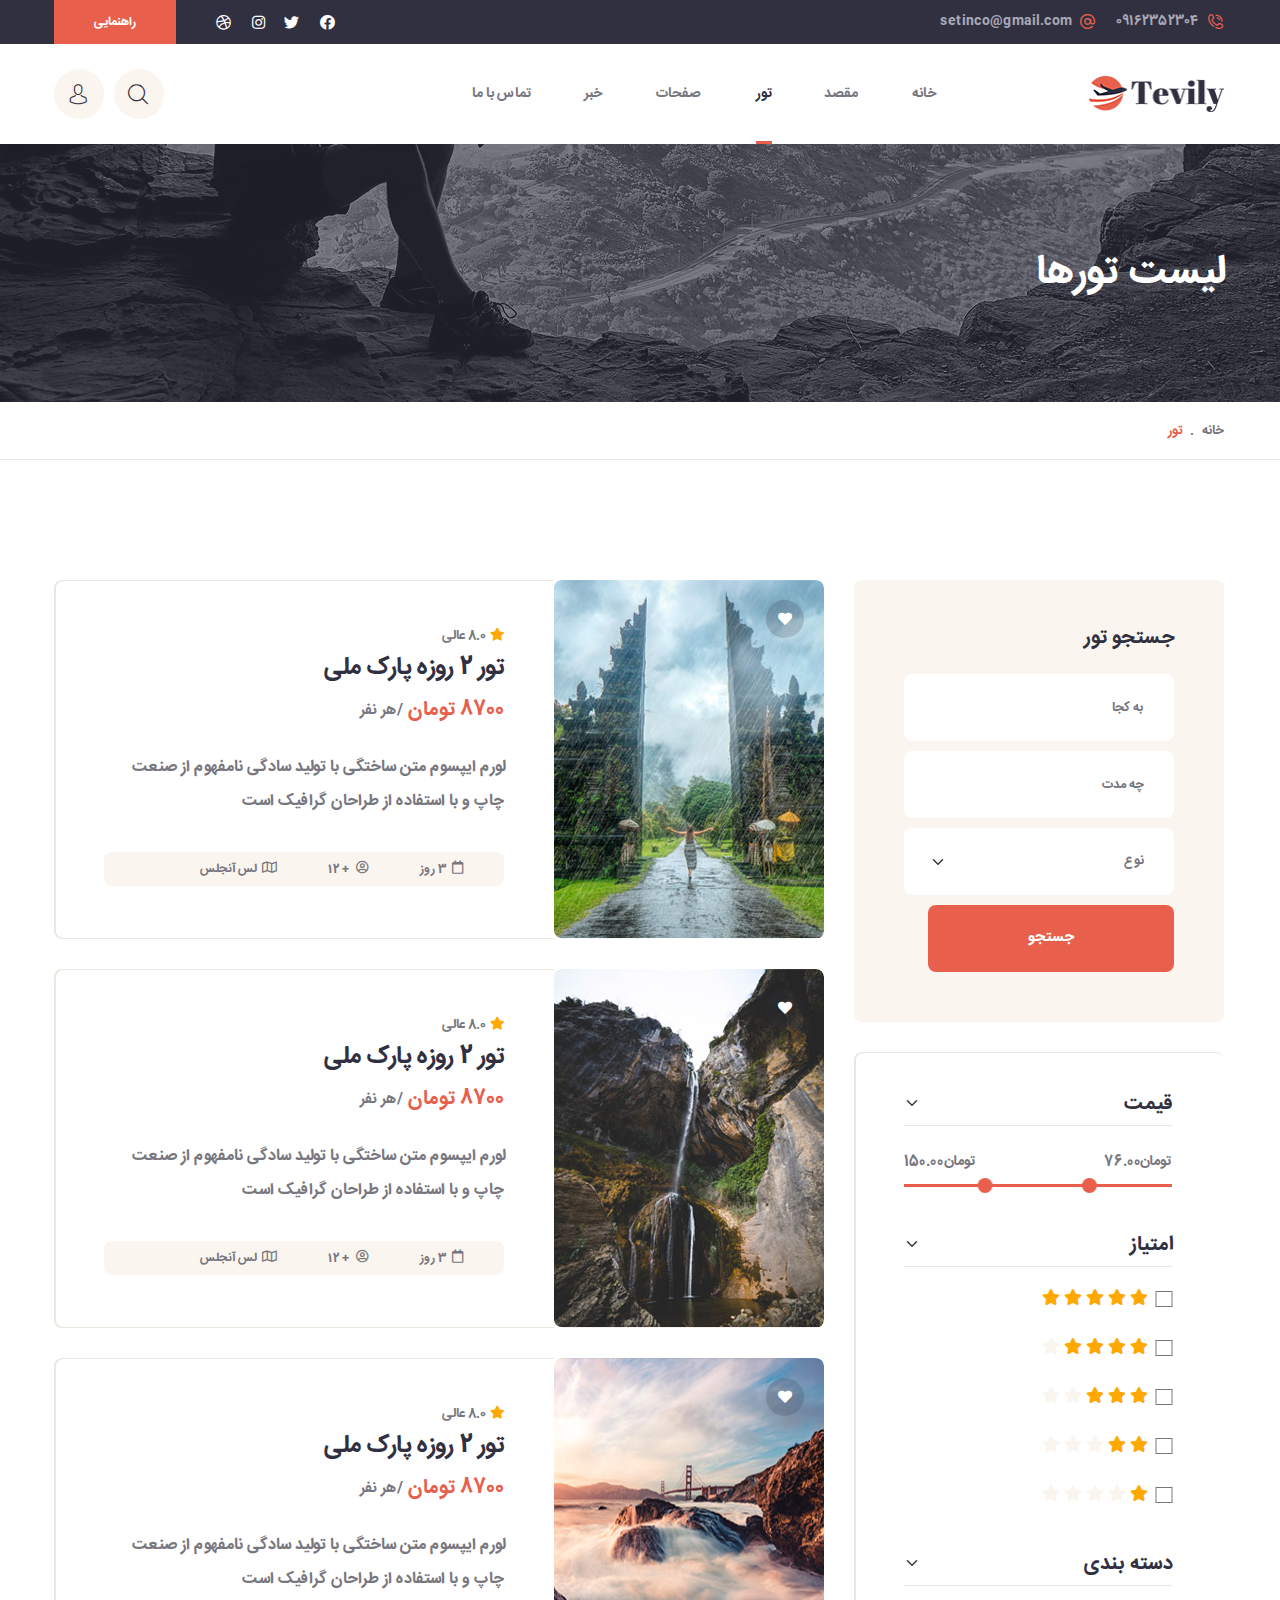
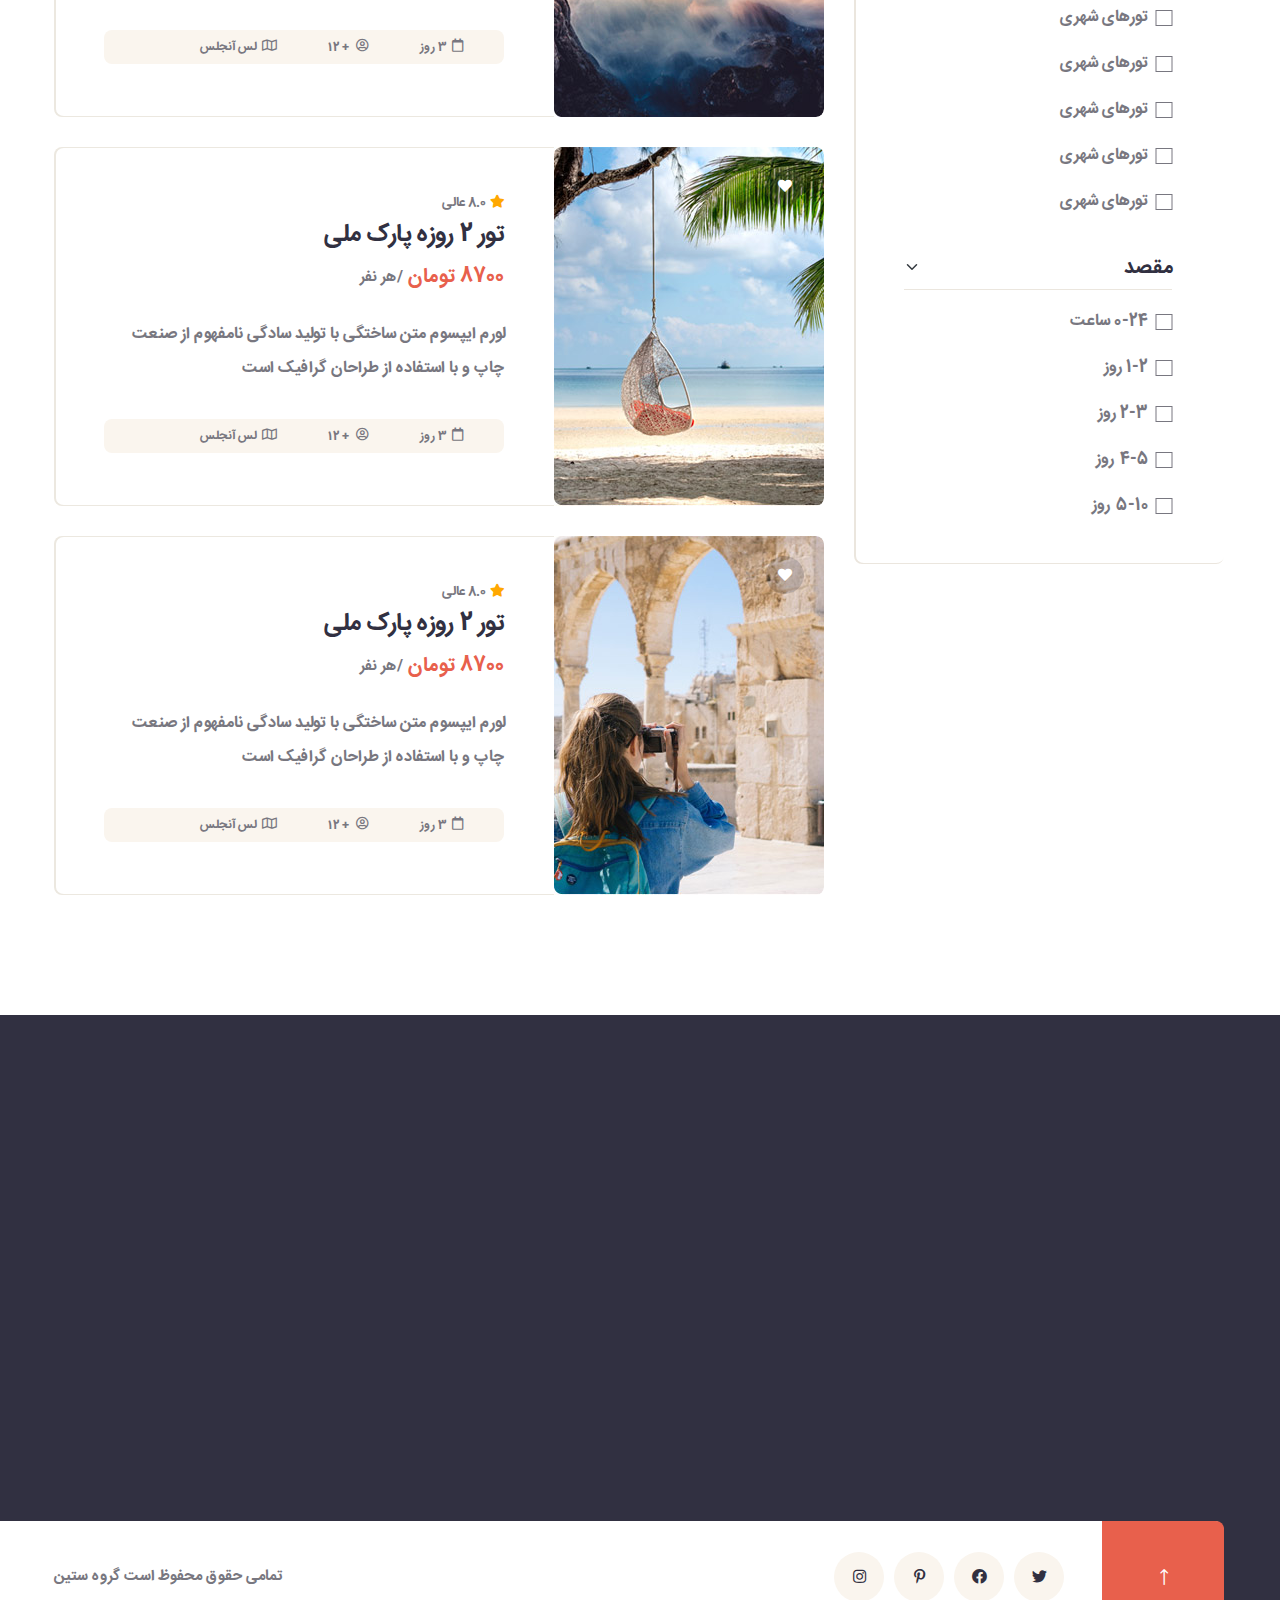
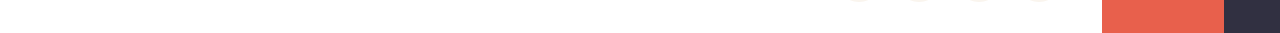
<file: project/tours-list.html>
<!DOCTYPE html>
<html lang="en">

<head>
    <meta charset="UTF-8" />
    <meta name="viewport" content="width=device-width, initial-scale=1.0" />
    <title>درباره ||  توویلی ||  الگو Tevily HTML برای تور</title>
    <!-- favicons Icons -->
    <link rel="apple-touch-icon" sizes="180x180" href="assets/images/favicons/apple-touch-icon.png" />
    <link rel="icon" type="image/png" sizes="32x32" href="assets/images/favicons/favicon-32x32.png" />
    <link rel="icon" type="image/png" sizes="16x16" href="assets/images/favicons/favicon-16x16.png" />
    
    <meta name="description" content="Tevily HTML Template For Tour" />

    <!-- fonts -->



    <link rel="stylesheet" href="assets/vendors/bootstrap/css/bootstrap.min.css" />
    <link rel="stylesheet" href="assets/vendors/animate/animate.min.css" />
    <link rel="stylesheet" href="assets/vendors/animate/custom-animate.css" />
    <link rel="stylesheet" href="assets/vendors/fontawesome/css/all.min.css" />
    <link rel="stylesheet" href="assets/vendors/jarallax/jarallax.css" />
    <link rel="stylesheet" href="assets/vendors/jquery-magnific-popup/jquery.magnific-popup.css" />
    <link rel="stylesheet" href="assets/vendors/nouislider/nouislider.min.css" />
    <link rel="stylesheet" href="assets/vendors/nouislider/nouislider.pips.css" />
    <link rel="stylesheet" href="assets/vendors/odometer/odometer.min.css" />
    <link rel="stylesheet" href="assets/vendors/swiper/swiper.min.css" />
    <link rel="stylesheet" href="assets/vendors/tevily-icons/style.css">
    <link rel="stylesheet" href="assets/vendors/tiny-slider/tiny-slider.min.css" />
    <link rel="stylesheet" href="assets/vendors/reey-font/stylesheet.css" />
    <link rel="stylesheet" href="assets/vendors/owl-carousel/owl.carousel.min.css" />
    <link rel="stylesheet" href="assets/vendors/owl-carousel/owl.theme.default.min.css" />
    <link rel="stylesheet" href="assets/vendors/twentytwenty/twentytwenty.css" />
    <link rel="stylesheet" href="assets/vendors/bxslider/jquery.bxslider.css" />
    <link rel="stylesheet" href="assets/vendors/bootstrap-select/css/bootstrap-select.min.css" />
    <link rel="stylesheet" href="assets/vendors/vegas/vegas.min.css" />
    <link rel="stylesheet" href="assets/vendors/jquery-ui/jquery-ui.css" />
    <link rel="stylesheet" href="assets/vendors/timepicker/timePicker.css" />

    <!-- template styles -->
    <link rel="stylesheet" href="assets/css/tevily.css" />
    <link rel="stylesheet" href="assets/css/tevily-responsive.css" />
</head>

<body>
    <div class="preloader">
        <img class="preloader__image" width="60" src="assets/images/loader.png" alt="" />
    </div>
    <!-- /.preloader -->
    <div class="page-wrapper">
        <header class="main-header clearfix">
            <div class="main-header__top">
                <div class="container">
                    <div class="main-header__top-inner clearfix">
                        <div class="main-header__top-left">
                            <ul class="list-unstyled main-header__top-address">
                                <li>
                                    <div class="icon">
                                        <span class="icon-phone-call"></span>
                                    </div>
                                    <div class="text">
                                        <a href="tel:09162352304">09162352304</a>
                                    </div>
                                </li>
                                <li>
                                    <div class="icon">
                                        <span class="icon-at"></span>
                                    </div>
                                    <div class="text">
                                        <a href="mailto:setinco@gmail.com">setinco@gmail.com</a>
                                    </div>
                                </li>
                            </ul>
                        </div>
                        <div class="main-header__top-right">
                            <div class="main-header__top-right-inner">
                                <div class="main-header__top-right-social">
                                    <a href="#"><i class="fab fa-facebook"></i></a>
                                    <a href="#"><i class="fab fa-twitter"></i></a>
                                    <a href="#"><i class="fab fa-instagram"></i></a>
                                    <a href="#"><i class="fab fa-dribbble"></i></a>
                                </div>
                                <div class="main-header__top-right-btn-box">
                                    <a href="#" class="thm-btn main-header__top-right-btn">راهنمایی</a>
                                </div>
                            </div>
                        </div>
                    </div>
                </div>
            </div>
            <nav class="main-menu clearfix">
                <div class="main-menu-wrapper clearfix">
                    <div class="container clearfix">
                        <div class="main-menu-wrapper-inner clearfix">
                            <div class="main-menu-wrapper__left clearfix">
                                <div class="main-menu-wrapper__logo">
                                    <a href="index.html"><img src="assets/images/resources/logo-1.png" alt=""></a>
                                </div>
                                <div class="main-menu-wrapper__main-menu">
                                    <a href="#" class="mobile-nav__toggler"><i class="fa fa-bars"></i></a>
                                    <ul class="main-menu__list">
                                        <li class="dropdown">
                                            <a href="index.html">خانه</a>
                                            <ul>
                                                <li>
                                                    <a href="index.html">خانه اول</a>
                                                </li>
                                                <li><a href="index2.html">خانه دوم</a></li>
                                                <li class="dropdown">
                                                    <a href="#">سبک هدر</a>
                                                    <ul>
                                                        <li><a href="index.html">هدر اول</a></li>
                                                        <li><a href="index.html">هدر دوم</a></li>
                                                    </ul>
                                                </li>
                                            </ul>
                                        </li>
                                        <li class="dropdown">
                                            <a href="#">مقصد</a>
                                            <ul>
                                                <li><a href="destinations.html">مقصد</a></li>
                                                <li><a href="destinations-details.html">جزئیات مقصد</a></li>
                                            </ul>
                                        </li>
                                        <li class="dropdown current">
                                            <a href="#">تور</a>
                                            <ul>
                                                <li><a href="tours.html">تور</a></li>
                                                <li><a href="tours-list.html">لیست تور</a></li>
                                                <li><a href="tour-details.html">جزئیات تور</a></li>
                                            </ul>
                                        </li>
                                        <li class="dropdown">
                                            <a href="#">صفحات</a>
                                            <ul>
                                                <li><a href="about.html">درباره ما</a></li>
                                            </ul>
                                        </li>
                                        <li class="dropdown">
                                            <a href="#">خبر</a>
                                            <ul>
                                                <li><a href="news.html">خبر</a></li>
                                                <li><a href="news-details.html">جزئیات خبر</a></li>
                                            </ul>
                                        </li>
                                        <li><a href="contact.html">تماس با ما</a></li>
                                    </ul>
                                </div>
                            </div>
                            <div class="main-menu-wrapper__right">
                                <a href="#" class="main-menu__search search-toggler icon-magnifying-glass"></a>
                                <a href="#" class="main-menu__user icon-avatar"></a>
                            </div>
                        </div>
                    </div>
                </div>
            </nav>
        </header>

        <div class="stricky-header stricked-menu main-menu">
            <div class="sticky-header__content"></div><!-- /.sticky-header__content -->
        </div><!-- /.stricky-header -->


        <!--Page Header Start-->
        <section class="page-header">
            <div class="page-header__top">
                <div class="page-header-bg" style="background-image: url(assets/images/backgrounds/page-header-bg.jpg)">
                </div>
                <div class="page-header-bg-overly"></div>
                <div class="container">
                    <div class="page-header__top-inner">
                        <h2>لیست تورها</h2>
                    </div>
                </div>
            </div>
            <div class="page-header__bottom">
                <div class="container">
                    <div class="page-header__bottom-inner">
                        <ul class="thm-breadcrumb list-unstyled">
                            <li><a href="index.html">خانه</a></li>
                            <li><span>.</span></li>
                            <li class="active">تور</li>
                        </ul>
                    </div>
                </div>
            </div>
        </section>
        <!--Page Header End-->

        <!--Tours List Start-->
        <section class="tours-list">
            <div class="container">
                <div class="row">
                    <div class="col-xl-4 col-lg-5">
                        <div class="tours-list__left">
                            <div class="tours-list__sidebar">
                                <div class="tours-list__sidebar-search">
                                    <h3 class="tours-list__sidebar-search-title">جستجو تور</h3>
                                    <form class="tours-list__sidebar-form">
                                        <div class="tours-list__sidebar-input">
                                            <input type="text" placeholder="به کجا" name="where to">
                                        </div>
                                        <div class="tours-list__sidebar-input">
                                            <input type="text" placeholder="چه مدت" name="when">
                                        </div>
                                        <div class="tours-list__sidebar-input">
                                            <select class="selectpicker" id="type">
                                                <option value="Adventure">نوع</option>
                                                <option value="Adventure">ماجرایی</option>
                                                <option value="Wildlife">باغ وحش</option>
                                                <option value="Sightseeing">منظره</option>
                                            </select>
                                        </div>
                                        <button type="submit" class="thm-btn tours-list__sidebar-btn">جستجو</button>
                                    </form>
                                </div>
                                <div class="tour-sidebar__sorter-wrap">

                                    <div class="tour-sidebar__sorter-single">
                                        <div class="tour-sidebar__sorter-top">
                                            <h3>قیمت</h3>
                                            <button class="tour-sidebar__sorter-toggler"></button>

                                        </div>
                                        <div class="tour-sidebar__sorter-content">
                                            <div class="tour-sidebar__price-range">
                                                <div class="form-group">
                                                    <p>تومان<span id="min-value-rangeslider"></span></p>
                                                    <p>تومان<span id="max-value-rangeslider"></span></p>
                                                </div>
                                                <div class="range-slider-price" id="range-slider-price"></div>
                                            </div>

                                        </div>
                                    </div>

                                    <div class="tour-sidebar__sorter-single">
                                        <div class="tour-sidebar__sorter-top">
                                            <h3>امتیاز</h3>
                                            <button class="tour-sidebar__sorter-toggler"></button>

                                        </div>
                                        <div class="tour-sidebar__sorter-content">
                                            <div class="tour-sidebar__sorter-inputs">
                                                <p>
                                                    <input type="checkbox" id="review-5" name="radio-group">
                                                    <label for="review-5">
                                                        <i class="fa fa-star active"></i>
                                                        <i class="fa fa-star active"></i>
                                                        <i class="fa fa-star active"></i>
                                                        <i class="fa fa-star active"></i>
                                                        <i class="fa fa-star active"></i>
                                                    </label>
                                                </p>
                                                <p>
                                                    <input type="checkbox" id="review-4" name="radio-group">
                                                    <label for="review-4">
                                                        <i class="fa fa-star active"></i>
                                                        <i class="fa fa-star active"></i>
                                                        <i class="fa fa-star active"></i>
                                                        <i class="fa fa-star active"></i>
                                                        <i class="fa fa-star"></i>
                                                    </label>
                                                </p>
                                                <p>
                                                    <input type="checkbox" id="review-3" name="radio-group">
                                                    <label for="review-3">
                                                        <i class="fa fa-star active"></i>
                                                        <i class="fa fa-star active"></i>
                                                        <i class="fa fa-star active"></i>
                                                        <i class="fa fa-star"></i>
                                                        <i class="fa fa-star"></i>
                                                    </label>
                                                </p>
                                                <p>
                                                    <input type="checkbox" id="review-2" name="radio-group">
                                                    <label for="review-2">
                                                        <i class="fa fa-star active"></i>
                                                        <i class="fa fa-star active"></i>
                                                        <i class="fa fa-star "></i>
                                                        <i class="fa fa-star "></i>
                                                        <i class="fa fa-star "></i>
                                                    </label>
                                                </p>
                                                <p>
                                                    <input type="checkbox" id="review-1" name="radio-group">
                                                    <label for="review-1">
                                                        <i class="fa fa-star active"></i>
                                                        <i class="fa fa-star "></i>
                                                        <i class="fa fa-star "></i>
                                                        <i class="fa fa-star "></i>
                                                        <i class="fa fa-star "></i>
                                                    </label>
                                                </p>
                                            </div>
                                        </div>
                                    </div>

                                    <div class="tour-sidebar__sorter-single">
                                        <div class="tour-sidebar__sorter-top">
                                            <h3>دسته بندی</h3>
                                            <button class="tour-sidebar__sorter-toggler"></button>

                                        </div>
                                        <div class="tour-sidebar__sorter-content">

                                            <div class="tour-sidebar__sorter-inputs">
                                                <p>
                                                    <input type="checkbox" id="cat-5" name="radio-group">
                                                    <label for="cat-5">
                                                       تورهای شهری
                                                    </label>
                                                </p>
                                                <p>
                                                    <input type="checkbox" id="cat-4" name="radio-group">
                                                    <label for="cat-4">تورهای شهری
                                                    </label>
                                                </p>
                                                <p>
                                                    <input type="checkbox" id="cat-3" name="radio-group">
                                                    <label for="cat-3">تورهای شهری
                                                    </label>
                                                </p>
                                                <p>
                                                    <input type="checkbox" id="cat-2" name="radio-group">
                                                    <label for="cat-2">تورهای شهری

                                                    </label>
                                                </p>
                                                <p>
                                                    <input type="checkbox" id="cat-1" name="radio-group">
                                                    <label for="cat-1">
                                                        تورهای شهری
                                                    </label>
                                                </p>
                                            </div>
                                        </div>
                                    </div>

                                    <div class="tour-sidebar__sorter-single">
                                        <div class="tour-sidebar__sorter-top">
                                            <h3>مقصد</h3>
                                            <button class="tour-sidebar__sorter-toggler"></button>

                                        </div>
                                        <div class="tour-sidebar__sorter-content">

                                            <div class="tour-sidebar__sorter-inputs">
                                                <p>
                                                    <input type="checkbox" id="duration-5" name="radio-group">
                                                    <label for="duration-5">
                                                        0-24 ساعت
                                                    </label>
                                                </p>
                                                <p>
                                                    <input type="checkbox" id="duration-4" name="radio-group">
                                                    <label for="duration-4">1-2 روز

                                                    </label>
                                                </p>
                                                <p>
                                                    <input type="checkbox" id="duration-3" name="radio-group">
                                                    <label for="duration-3">2-3 روز

                                                    </label>
                                                </p>
                                                <p>
                                                    <input type="checkbox" id="duration-2" name="radio-group">
                                                    <label for="duration-2">4-5 روز


                                                    </label>
                                                </p>
                                                <p>
                                                    <input type="checkbox" id="duration-1" name="radio-group">
                                                    <label for="duration-1">
                                                        5-10 روز
                                                    </label>
                                                </p>
                                            </div>
                                        </div>
                                    </div>

                                </div>
                            </div>
                        </div>
                    </div>
                    <div class="col-xl-8 col-lg-7">
                        <div class="tours-list__right">
                            <div class="tours-list__inner">
                                <!--Tours List Single-->
                                <div class="tours-list__single">
                                    <div class="tours-list__img">
                                        <img src="assets/images/resources/tours-list-img-1.jpg" alt="">
                                        <div class="tours-list__icon">
                                            <a href="tour-details.html">
                                                <i class="fa fa-heart"></i>
                                            </a>
                                        </div>
                                    </div>
                                    <div class="tours-list__content">
                                        <div class="tours-list__stars">
                                            <i class="fa fa-star"></i> 8.0 عالی
                                        </div>
                                        <h3 class="tours-list__title"><a href="tour-details.html">تور 2 روزه پارک ملی</a></h3>
                                        <p class="tours-list__rate"><span>8700 تومان</span> /هر نفر</p>
                                        <p class="tours-list__text">لورم ایپسوم متن ساختگی با تولید سادگی نامفهوم از صنعت چاپ و با استفاده از طراحان گرافیک است</p>
                                        <ul class="tours-list__meta list-unstyled">
                                            <li><a href="tour-details.html"><i class="far fa-calendar"></i>3 روز</a>
                                            </li>
                                            <li><a href="tour-details.html"><i class="far fa-user-circle"></i>+12 </a>
                                            </li>
                                            <li><a href="tour-details.html"><i class="far fa-map"></i>لس آنجلس</a>
                                            </li>
                                        </ul>
                                    </div>
                                </div>
                                <!--Tours List Single-->
                                <div class="tours-list__single">
                                    <div class="tours-list__img">
                                        <img src="assets/images/resources/tours-list-img-2.jpg" alt="">
                                        <div class="tours-list__icon">
                                            <a href="tour-details.html">
                                                <i class="fa fa-heart"></i>
                                            </a>
                                        </div>
                                    </div>
                                    <div class="tours-list__content">
                                        <div class="tours-list__stars">
                                            <i class="fa fa-star"></i> 8.0 عالی
                                        </div>
                                        <h3 class="tours-list__title"><a href="tour-details.html">تور 2 روزه پارک ملی</a></h3>
                                        <p class="tours-list__rate"><span>8700 تومان</span> /هر نفر</p>
                                        <p class="tours-list__text">لورم ایپسوم متن ساختگی با تولید سادگی نامفهوم از صنعت چاپ و با استفاده از طراحان گرافیک است</p>
                                        <ul class="tours-list__meta list-unstyled">
                                            <li><a href="tour-details.html"><i class="far fa-calendar"></i>3 روز</a>
                                            </li>
                                            <li><a href="tour-details.html"><i class="far fa-user-circle"></i>+12 </a>
                                            </li>
                                            <li><a href="tour-details.html"><i class="far fa-map"></i>لس آنجلس</a>
                                            </li>
                                        </ul>
                                    </div>
                                </div>
                                <!--Tours List Single-->
                                <div class="tours-list__single">
                                    <div class="tours-list__img">
                                        <img src="assets/images/resources/tours-list-img-3.jpg" alt="">
                                        <div class="tours-list__icon">
                                            <a href="tour-details.html">
                                                <i class="fa fa-heart"></i>
                                            </a>
                                        </div>
                                    </div>
                                    <div class="tours-list__content">
                                        <div class="tours-list__stars">
                                            <i class="fa fa-star"></i> 8.0 عالی
                                        </div>
                                        <h3 class="tours-list__title"><a href="tour-details.html">تور 2 روزه پارک ملی</a></h3>
                                        <p class="tours-list__rate"><span>8700 تومان</span> /هر نفر</p>
                                        <p class="tours-list__text">لورم ایپسوم متن ساختگی با تولید سادگی نامفهوم از صنعت چاپ و با استفاده از طراحان گرافیک است</p>
                                        <ul class="tours-list__meta list-unstyled">
                                            <li><a href="tour-details.html"><i class="far fa-calendar"></i>3 روز</a>
                                            </li>
                                            <li><a href="tour-details.html"><i class="far fa-user-circle"></i>+12 </a>
                                            </li>
                                            <li><a href="tour-details.html"><i class="far fa-map"></i>لس آنجلس</a>
                                            </li>
                                        </ul>
                                    </div>
                                </div>
                                <!--Tours List Single-->
                                <div class="tours-list__single">
                                    <div class="tours-list__img">
                                        <img src="assets/images/resources/tours-list-img-4.jpg" alt="">
                                        <div class="tours-list__icon">
                                            <a href="tour-details.html">
                                                <i class="fa fa-heart"></i>
                                            </a>
                                        </div>
                                    </div>
                                    <div class="tours-list__content">
                                        <div class="tours-list__stars">
                                            <i class="fa fa-star"></i> 8.0 عالی
                                        </div>
                                        <h3 class="tours-list__title"><a href="tour-details.html">تور 2 روزه پارک ملی</a></h3>
                                        <p class="tours-list__rate"><span>8700 تومان</span> /هر نفر</p>
                                        <p class="tours-list__text">لورم ایپسوم متن ساختگی با تولید سادگی نامفهوم از صنعت چاپ و با استفاده از طراحان گرافیک است</p>
                                        <ul class="tours-list__meta list-unstyled">
                                            <li><a href="tour-details.html"><i class="far fa-calendar"></i>3 روز</a>
                                            </li>
                                            <li><a href="tour-details.html"><i class="far fa-user-circle"></i>+12 </a>
                                            </li>
                                            <li><a href="tour-details.html"><i class="far fa-map"></i>لس آنجلس</a>
                                            </li>
                                        </ul>
                                    </div>
                                </div>
                                <!--Tours List Single-->
                                <div class="tours-list__single">
                                    <div class="tours-list__img">
                                        <img src="assets/images/resources/tours-list-img-5.jpg" alt="">
                                        <div class="tours-list__icon">
                                            <a href="tour-details.html">
                                                <i class="fa fa-heart"></i>
                                            </a>
                                        </div>
                                    </div>
                                    <div class="tours-list__content">
                                        <div class="tours-list__stars">
                                            <i class="fa fa-star"></i> 8.0 عالی
                                        </div>
                                        <h3 class="tours-list__title"><a href="tour-details.html">تور 2 روزه پارک ملی</a></h3>
                                        <p class="tours-list__rate"><span>8700 تومان</span> /هر نفر</p>
                                        <p class="tours-list__text">لورم ایپسوم متن ساختگی با تولید سادگی نامفهوم از صنعت چاپ و با استفاده از طراحان گرافیک است</p>
                                        <ul class="tours-list__meta list-unstyled">
                                            <li><a href="tour-details.html"><i class="far fa-calendar"></i>3 روز</a>
                                            </li>
                                            <li><a href="tour-details.html"><i class="far fa-user-circle"></i>+12 </a>
                                            </li>
                                            <li><a href="tour-details.html"><i class="far fa-map"></i>لس آنجلس</a>
                                            </li>
                                        </ul>
                                    </div>
                                </div>
                            </div>
                        </div>
                    </div>
                </div>
            </div>
        </section>
        <!--Tours List End-->

        <!--Site Footer One Start-->
        <footer class="site-footer">
            <div class="site-footer__top">
                <div class="container">
                    <div class="site-footer__top-inner">
                        <div class="row">
                            <div class="col-xl-4 col-lg-6 col-md-6 wow fadeInUp" data-wow-delay="100ms">
                                <div class="footer-widget__column footer-widget__about">
                                    <div class="footer-widget__about-logo">
                                        <a href="index.html"><img src="assets/images/resources/footer-logo.png"
                                                alt=""></a>
                                    </div>
                                    <p class="footer-widget__about-text">به آژانس سفر و تور ما خوش آمدید. لورم به سادگی متن  را ارسال می کند.</p>
                                    <ul class="footer-widget__about-contact list-unstyled">
                                        <li>
                                            <div class="icon">
                                                <i class="fas fa-phone-square-alt"></i>
                                            </div>
                                            <div class="text">
                                                <a href="tel:09162352304">09162352304</a>
                                            </div>
                                        </li>
                                        <li>
                                            <div class="icon">
                                                <i class="fas fa-envelope"></i>
                                            </div>
                                            <div class="text">
                                                <a href="mailto:setinco@gmail.com">setinco@gmail.com</a>
                                            </div>
                                        </li>
                                        <li>
                                            <div class="icon">
                                                <i class="fas fa-map-marker-alt"></i>
                                            </div>
                                            <div class="text">
                                                <p>ایران یزد خیابان مطهری</p>
                                            </div>
                                        </li>
                                    </ul>
                                </div>
                            </div>
                            <div class="col-xl-2 col-lg-6 col-md-6 wow fadeInUp" data-wow-delay="200ms">
                                <div class="footer-widget__column footer-widget__company clearfix">
                                    <h3 class="footer-widget__title">شرکت</h3>
                                    <ul class="footer-widget__company-list list-unstyled">
                                        <li><a href="about.html">درباره ما</a></li>
                                        <li><a href="#">وبلاگ</a></li>
                                        <li><a href="#">جوایز</a></li>
                                        <li><a href="#">همکاری با ما</a></li>
                                        <li><a href="#">گروه را ملاقات کن</a></li>
                                    </ul>
                                </div>
                            </div>
                            <div class="col-xl-2 col-lg-6 col-md-6 wow fadeInUp" data-wow-delay="300ms">
                                <div class="footer-widget__column footer-widget__explore">
                                    <h3 class="footer-widget__title">بیشتر</h3>
                                    <ul class="list-unstyled footer-widget__explore-list">
                                        <li><a href="#">حساب</a></li>
                                        <li><a href="#">مجوز</a></li>
                                        <li><a href="#">تماس با ما</a></li>
                                        <li><a href="#">مشارکت</a></li>
                                        <li><a href="#">حریم خصوصی</a></li>
                                    </ul>
                                </div>
                            </div>
                            <div class="col-xl-4 col-lg-6 col-md-6 wow fadeInUp" data-wow-delay="400ms">
                                <div class="footer-widget__column footer-widget__newsletter">
                                    <h3 class="footer-widget__title">خبر نامه</h3>
                                    <form class="footer-widget__newsletter-form">
                                        <div class="footer-widget__newsletter-input-box">
                                            <input type="email" placeholder="آدرس ایمیل" name="email">
                                            <button type="submit"
                                                class="footer-widget__newsletter-btn">عضویت شما </button>
                                        </div>
                                    </form>
                                    <div class="footer-widget__newsletter-bottom">
                                        <div class="footer-widget__newsletter-bottom-icon">
                                            <i class="fa fa-check"></i>
                                        </div>
                                        <div class="footer-widget__newsletter-bottom-text">
                                            <p>من با تمام شرایط و قوانین موافقم</p>
                                        </div>
                                    </div>
                                </div>
                            </div>
                        </div>
                    </div>
                </div>
            </div>
            <div class="site-footer__bottom">
                <div class="container">
                    <div class="row">
                        <div class="col-xl-12">
                            <div class="site-footer__bottom-inner">
                                <div class="site-footer__bottom-left">
                                    <div class="footer-widget__social">
                                        <a href="#"><i class="fab fa-twitter"></i></a>
                                        <a href="#"><i class="fab fa-facebook"></i></a>
                                        <a href="#"><i class="fab fa-pinterest-p"></i></a>
                                        <a href="#"><i class="fab fa-instagram"></i></a>
                                    </div>
                                </div>
                                <div class="site-footer__bottom-right">
                                    <p>تمامی حقوق محفوظ است <a href="#">گروه ستین</a></p>
                                </div>
                                <div class="site-footer__bottom-left-arrow">
                                    <a href="#" data-target="html" class="scroll-to-target scroll-to-top"><span
                                            class="icon-right-arrow"></span></a>
                                </div>
                            </div>
                        </div>
                    </div>
                </div>
            </div>
        </footer>
        <!--Site Footer One End-->


    </div><!-- /.page-wrapper -->


    <div class="mobile-nav__wrapper">
        <div class="mobile-nav__overlay mobile-nav__toggler"></div>
        <!-- /.mobile-nav__overlay -->
        <div class="mobile-nav__content">
            <span class="mobile-nav__close mobile-nav__toggler"><i class="fa fa-times"></i></span>

            <div class="logo-box">
                <a href="index.html" aria-label="logo image"><img src="assets/images/resources/logo-2.png" width="155"
                        alt="" /></a>
            </div>
            <!-- /.logo-box -->
            <div class="mobile-nav__container"></div>
            <!-- /.mobile-nav__container -->

            <ul class="mobile-nav__contact list-unstyled">
                <li>
                    <i class="fa fa-envelope"></i>
                    <a href="mailto:setinco@gmail.com">setinco@gmail.com</a>
                </li>
                <li>
                    <i class="fa fa-phone-alt"></i>
                    <a href="tel:666-888-0000">09162352304</a>
                </li>
            </ul><!-- /.mobile-nav__contact -->
            <div class="mobile-nav__top">
                <div class="mobile-nav__social">
                    <a href="#" class="fab fa-twitter"></a>
                    <a href="#" class="fab fa-facebook-square"></a>
                    <a href="#" class="fab fa-pinterest-p"></a>
                    <a href="#" class="fab fa-instagram"></a>
                </div><!-- /.mobile-nav__social -->
            </div><!-- /.mobile-nav__top -->



        </div>
        <!-- /.mobile-nav__content -->
    </div>
    <!-- /.mobile-nav__wrapper -->

    <div class="search-popup">
        <div class="search-popup__overlay search-toggler"></div>
        <!-- /.search-popup__overlay -->
        <div class="search-popup__content">
            <form action="#">
                <label for="search" class="sr-only">جستجو کنید</label><!-- /.sr-only -->
                <input type="text" id="search" placeholder="جستجو کنید..." />
                <button type="submit" aria-label="search submit" class="thm-btn">
                    <i class="icon-magnifying-glass"></i>
                </button>
            </form>
        </div>
        <!-- /.search-popup__content -->
    </div>
    <!-- /.search-popup -->




    <script src="assets/vendors/jquery/jquery-3.6.0.min.js"></script>
    <script src="assets/vendors/bootstrap/js/bootstrap.bundle.min.js"></script>
    <script src="assets/vendors/jarallax/jarallax.min.js"></script>
    <script src="assets/vendors/jquery-ajaxchimp/jquery.ajaxchimp.min.js"></script>
    <script src="assets/vendors/jquery-appear/jquery.appear.min.js"></script>
    <script src="assets/vendors/jquery-circle-progress/jquery.circle-progress.min.js"></script>
    <script src="assets/vendors/jquery-magnific-popup/jquery.magnific-popup.min.js"></script>
    <script src="assets/vendors/jquery-validate/jquery.validate.min.js"></script>
    <script src="assets/vendors/nouislider/nouislider.min.js"></script>
    <script src="assets/vendors/odometer/odometer.min.js"></script>
    <script src="assets/vendors/swiper/swiper.min.js"></script>
    <script src="assets/vendors/tiny-slider/tiny-slider.min.js"></script>
    <script src="assets/vendors/wnumb/wNumb.min.js"></script>
    <script src="assets/vendors/wow/wow.js"></script>
    <script src="assets/vendors/isotope/isotope.js"></script>
    <script src="assets/vendors/countdown/countdown.min.js"></script>
    <script src="assets/vendors/owl-carousel/owl.carousel.min.js"></script>
    <script src="assets/vendors/twentytwenty/twentytwenty.js"></script>
    <script src="assets/vendors/twentytwenty/jquery.event.move.js"></script>
    <script src="assets/vendors/bxslider/jquery.bxslider.min.js"></script>
    <script src="assets/vendors/bootstrap-select/js/bootstrap-select.min.js"></script>
    <script src="assets/vendors/vegas/vegas.min.js"></script>
    <script src="assets/vendors/jquery-ui/jquery-ui.js"></script>
    <script src="assets/vendors/timepicker/timePicker.js"></script>
  <script src="assets/vendors/bootstrap-datepicker.min.js"></script>
  <script src="assets/vendors/bootstrap-datepicker.fa.min.js"></script>




    <!-- template js -->
    <script src="assets/js/tevily.js"></script>
</body>

</html>
</file>
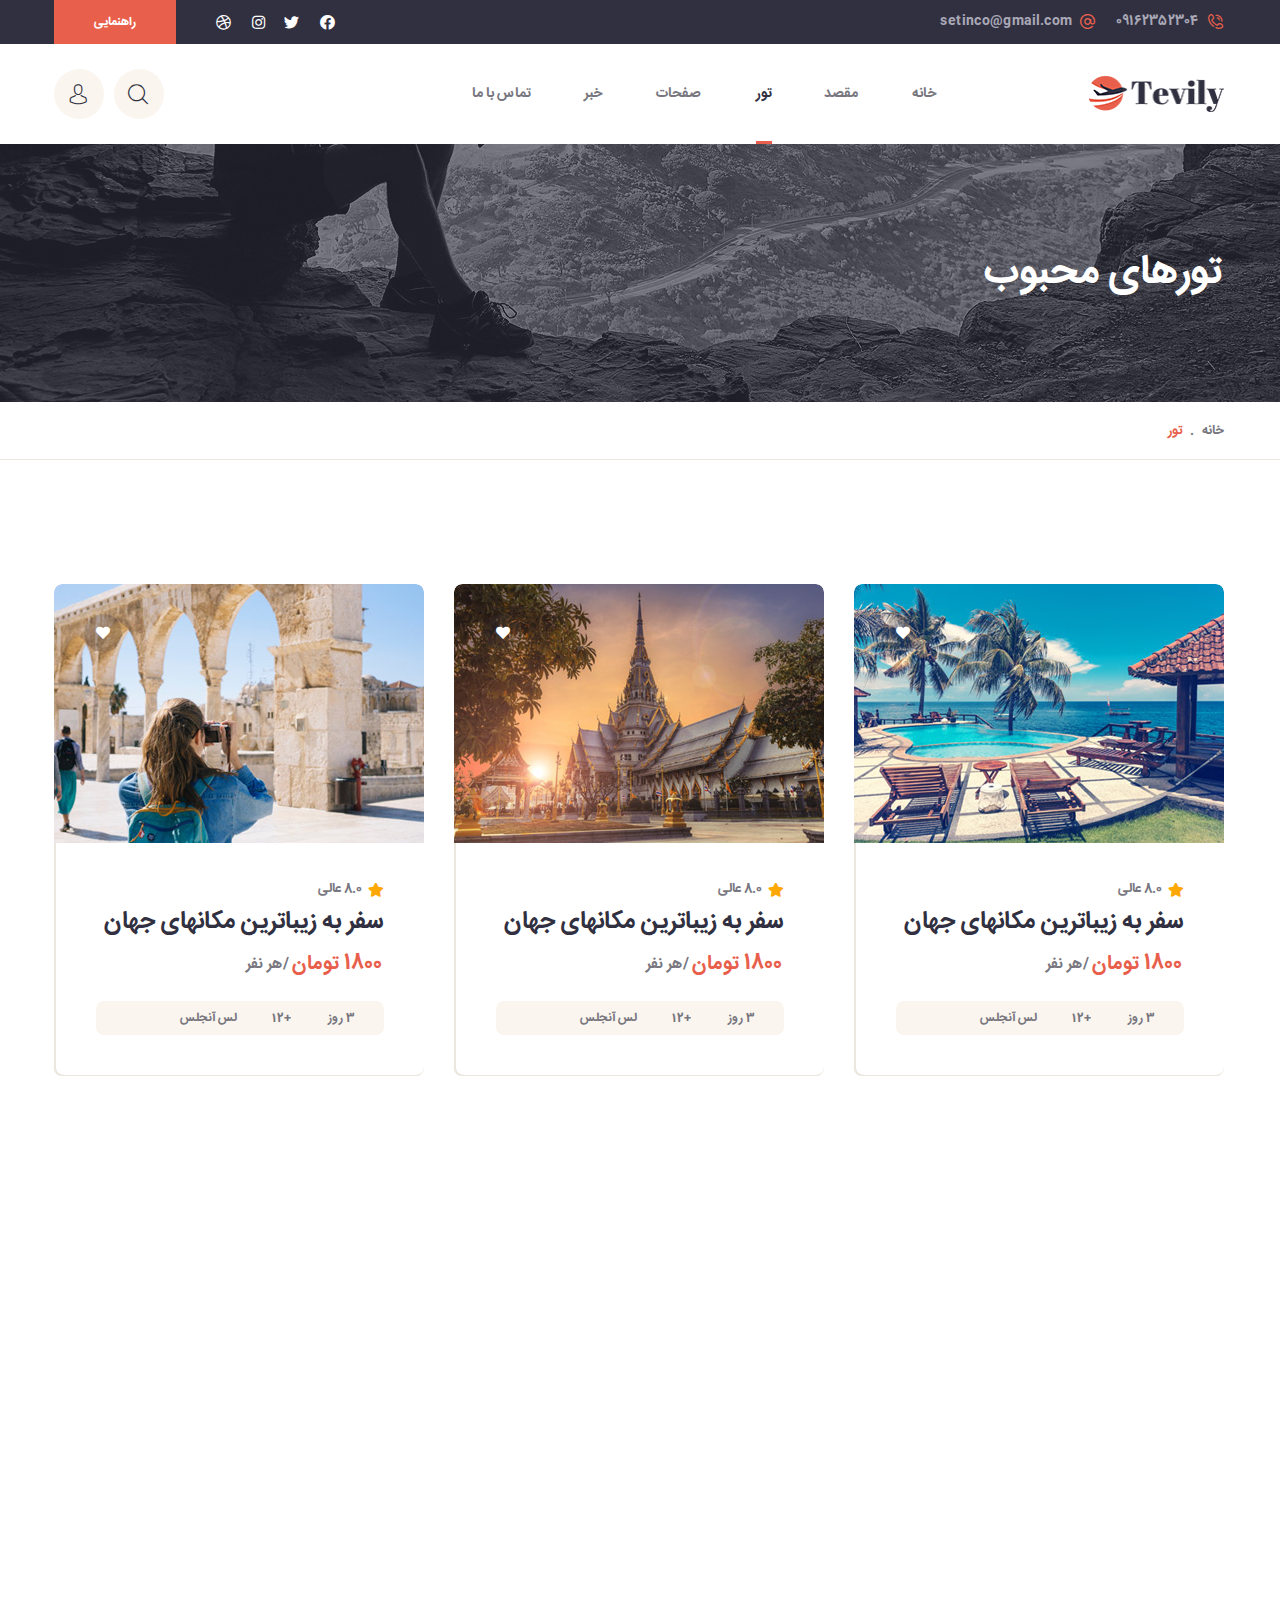
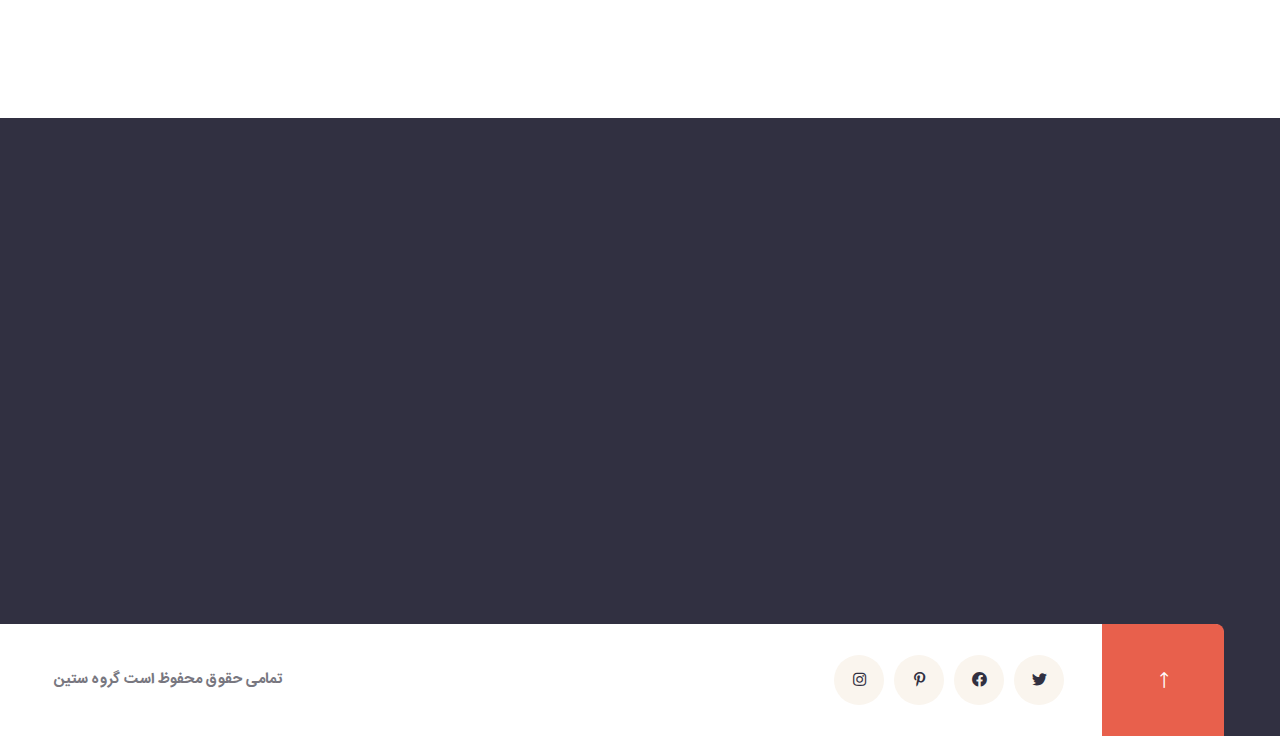
<file: project/tours.html>
<!DOCTYPE html>
<html lang="en">

<head>
    <meta charset="UTF-8" />
    <meta name="viewport" content="width=device-width, initial-scale=1.0" />
    <title>درباره ||  توویلی ||  الگو Tevily HTML برای تور</title>
    <!-- favicons Icons -->
    <link rel="apple-touch-icon" sizes="180x180" href="assets/images/favicons/apple-touch-icon.png" />
    <link rel="icon" type="image/png" sizes="32x32" href="assets/images/favicons/favicon-32x32.png" />
    <link rel="icon" type="image/png" sizes="16x16" href="assets/images/favicons/favicon-16x16.png" />
    
    <meta name="description" content="Tevily HTML Template For Tour" />

    <!-- fonts -->



    <link rel="stylesheet" href="assets/vendors/bootstrap/css/bootstrap.min.css" />
    <link rel="stylesheet" href="assets/vendors/animate/animate.min.css" />
    <link rel="stylesheet" href="assets/vendors/animate/custom-animate.css" />
    <link rel="stylesheet" href="assets/vendors/fontawesome/css/all.min.css" />
    <link rel="stylesheet" href="assets/vendors/jarallax/jarallax.css" />
    <link rel="stylesheet" href="assets/vendors/jquery-magnific-popup/jquery.magnific-popup.css" />
    <link rel="stylesheet" href="assets/vendors/nouislider/nouislider.min.css" />
    <link rel="stylesheet" href="assets/vendors/nouislider/nouislider.pips.css" />
    <link rel="stylesheet" href="assets/vendors/odometer/odometer.min.css" />
    <link rel="stylesheet" href="assets/vendors/swiper/swiper.min.css" />
    <link rel="stylesheet" href="assets/vendors/tevily-icons/style.css">
    <link rel="stylesheet" href="assets/vendors/tiny-slider/tiny-slider.min.css" />
    <link rel="stylesheet" href="assets/vendors/reey-font/stylesheet.css" />
    <link rel="stylesheet" href="assets/vendors/owl-carousel/owl.carousel.min.css" />
    <link rel="stylesheet" href="assets/vendors/owl-carousel/owl.theme.default.min.css" />
    <link rel="stylesheet" href="assets/vendors/twentytwenty/twentytwenty.css" />
    <link rel="stylesheet" href="assets/vendors/bxslider/jquery.bxslider.css" />
    <link rel="stylesheet" href="assets/vendors/bootstrap-select/css/bootstrap-select.min.css" />
    <link rel="stylesheet" href="assets/vendors/vegas/vegas.min.css" />
    <link rel="stylesheet" href="assets/vendors/jquery-ui/jquery-ui.css" />
    <link rel="stylesheet" href="assets/vendors/timepicker/timePicker.css" />

    <!-- template styles -->
    <link rel="stylesheet" href="assets/css/tevily.css" />
    <link rel="stylesheet" href="assets/css/tevily-responsive.css" />
</head>

<body>
    <div class="preloader">
        <img class="preloader__image" width="60" src="assets/images/loader.png" alt="" />
    </div>
    <!-- /.preloader -->
    <div class="page-wrapper">
        <header class="main-header clearfix">
            <div class="main-header__top">
                <div class="container">
                    <div class="main-header__top-inner clearfix">
                        <div class="main-header__top-left">
                            <ul class="list-unstyled main-header__top-address">
                                <li>
                                    <div class="icon">
                                        <span class="icon-phone-call"></span>
                                    </div>
                                    <div class="text">
                                        <a href="tel:09162352304">09162352304</a>
                                    </div>
                                </li>
                                <li>
                                    <div class="icon">
                                        <span class="icon-at"></span>
                                    </div>
                                    <div class="text">
                                        <a href="mailto:setinco@gmail.com">setinco@gmail.com</a>
                                    </div>
                                </li>
                            </ul>
                        </div>
                        <div class="main-header__top-right">
                            <div class="main-header__top-right-inner">
                                <div class="main-header__top-right-social">
                                    <a href="#"><i class="fab fa-facebook"></i></a>
                                    <a href="#"><i class="fab fa-twitter"></i></a>
                                    <a href="#"><i class="fab fa-instagram"></i></a>
                                    <a href="#"><i class="fab fa-dribbble"></i></a>
                                </div>
                                <div class="main-header__top-right-btn-box">
                                    <a href="#" class="thm-btn main-header__top-right-btn">راهنمایی</a>
                                </div>
                            </div>
                        </div>
                    </div>
                </div>
            </div>
            <nav class="main-menu clearfix">
                <div class="main-menu-wrapper clearfix">
                    <div class="container clearfix">
                        <div class="main-menu-wrapper-inner clearfix">
                            <div class="main-menu-wrapper__left clearfix">
                                <div class="main-menu-wrapper__logo">
                                    <a href="index.html"><img src="assets/images/resources/logo-1.png" alt=""></a>
                                </div>
                                <div class="main-menu-wrapper__main-menu">
                                    <a href="#" class="mobile-nav__toggler"><i class="fa fa-bars"></i></a>
                                    <ul class="main-menu__list">
                                        <li class="dropdown">
                                            <a href="index.html">خانه</a>
                                            <ul>
                                                <li>
                                                    <a href="index.html">خانه اول</a>
                                                </li>
                                                <li><a href="index2.html">خانه دوم</a></li>
                                                <li class="dropdown">
                                                    <a href="#">سبک هدر</a>
                                                    <ul>
                                                        <li><a href="index.html">هدر اول</a></li>
                                                        <li><a href="index.html">هدر دوم</a></li>
                                                    </ul>
                                                </li>
                                            </ul>
                                        </li>
                                        <li class="dropdown">
                                            <a href="#">مقصد</a>
                                            <ul>
                                                <li><a href="destinations.html">مقصد</a></li>
                                                <li><a href="destinations-details.html">جزئیات مقصد</a></li>
                                            </ul>
                                        </li>
                                        <li class="dropdown current">
                                            <a href="#">تور</a>
                                            <ul>
                                                <li><a href="tours.html">تور</a></li>
                                                <li><a href="tours-list.html">لیست تور</a></li>
                                                <li><a href="tour-details.html">جزئیات تور</a></li>
                                            </ul>
                                        </li>
                                        <li class="dropdown">
                                            <a href="#">صفحات</a>
                                            <ul>
                                                <li><a href="about.html">درباره ما</a></li>
                                            </ul>
                                        </li>
                                        <li class="dropdown">
                                            <a href="#">خبر</a>
                                            <ul>
                                                <li><a href="news.html">خبر</a></li>
                                                <li><a href="news-details.html">جزئیات خبر</a></li>
                                            </ul>
                                        </li>
                                        <li><a href="contact.html">تماس با ما</a></li>
                                    </ul>
                                </div>
                            </div>
                            <div class="main-menu-wrapper__right">
                                <a href="#" class="main-menu__search search-toggler icon-magnifying-glass"></a>
                                <a href="#" class="main-menu__user icon-avatar"></a>
                            </div>
                        </div>
                    </div>
                </div>
            </nav>
        </header>

        <div class="stricky-header stricked-menu main-menu">
            <div class="sticky-header__content"></div><!-- /.sticky-header__content -->
        </div><!-- /.stricky-header -->


        <!--Page Header Start-->
        <section class="page-header">
            <div class="page-header__top">
                <div class="page-header-bg" style="background-image: url(assets/images/backgrounds/page-header-bg.jpg)">
                </div>
                <div class="page-header-bg-overly"></div>
                <div class="container">
                    <div class="page-header__top-inner">
                        <h2>تورهای محبوب</h2>
                    </div>
                </div>
            </div>
            <div class="page-header__bottom">
                <div class="container">
                    <div class="page-header__bottom-inner">
                        <ul class="thm-breadcrumb list-unstyled">
                            <li><a href="index.html">خانه</a></li>
                            <li><span>.</span></li>
                            <li class="active">تور</li>
                        </ul>
                    </div>
                </div>
            </div>
        </section>
        <!--Page Header End-->

        <!--Popular Tours Two Start-->
        <section class="popular-tours-two">
            <div class="container">
                <div class="row">
                    <div class="col-xl-4 col-lg-6 col-md-6 wow fadeInUp" data-wow-delay="100ms">
                        <!--Popular Tours Two Single-->
                        <div class="popular-tours__single">
                            <div class="popular-tours__img">
                                <img src="assets/images/resources/popular-tours-two__img-1.jpg" alt="">
                                <div class="popular-tours__icon">
                                    <a href="tour-details.html">
                                        <i class="fa fa-heart"></i>
                                    </a>
                                </div>
                            </div>
                            <div class="popular-tours__content">
                                <div class="popular-tours__stars">
                                    <i class="fa fa-star"></i> 8.0 عالی
                                </div>
                                <h3 class="popular-tours__title"><a href="tour-details.html">سفر به زیباترین مکانهای جهان</a></h3>
                                <p class="popular-tours__rate"><span>1800 تومان</span> /هر نفر</p>
                                <ul class="popular-tours__meta list-unstyled">
                                    <li><a href="tour-details.html">3 روز</a></li>
                                    <li><a href="tour-details.html">+12 </a></li>
                                    <li><a href="tour-details.html">لس آنجلس</a></li>
                                </ul>
                            </div>
                        </div>
                    </div>
                    <div class="col-xl-4 col-lg-6 col-md-6 wow fadeInUp" data-wow-delay="200ms">
                        <!--Popular Tours Two Single-->
                        <div class="popular-tours__single">
                            <div class="popular-tours__img">
                                <img src="assets/images/resources/popular-tours-two__img-2.jpg" alt="">
                                <div class="popular-tours__icon">
                                    <a href="tour-details.html">
                                        <i class="fa fa-heart"></i>
                                    </a>
                                </div>
                            </div>
                            <div class="popular-tours__content">
                                <div class="popular-tours__stars">
                                    <i class="fa fa-star"></i> 8.0 عالی
                                </div>
                                <h3 class="popular-tours__title"><a href="tour-details.html">سفر به زیباترین مکانهای جهان</a></h3>
                                <p class="popular-tours__rate"><span>1800 تومان</span> /هر نفر</p>
                                <ul class="popular-tours__meta list-unstyled">
                                    <li><a href="tour-details.html">3 روز</a></li>
                                    <li><a href="tour-details.html">+12 </a></li>
                                    <li><a href="tour-details.html">لس آنجلس</a></li>
                                </ul>
                            </div>
                        </div>
                    </div>
                    <div class="col-xl-4 col-lg-6 col-md-6 wow fadeInUp" data-wow-delay="300ms">
                        <!--Popular Tours Two Single-->
                        <div class="popular-tours__single">
                            <div class="popular-tours__img">
                                <img src="assets/images/resources/popular-tours-two__img-3.jpg" alt="">
                                <div class="popular-tours__icon">
                                    <a href="tour-details.html">
                                        <i class="fa fa-heart"></i>
                                    </a>
                                </div>
                            </div>
                            <div class="popular-tours__content">
                                <div class="popular-tours__stars">
                                    <i class="fa fa-star"></i> 8.0 عالی
                                </div>
                                <h3 class="popular-tours__title"><a href="tour-details.html">سفر به زیباترین مکانهای جهان</a>
                                </h3>
                                <p class="popular-tours__rate"><span>1800 تومان</span> /هر نفر</p>
                                <ul class="popular-tours__meta list-unstyled">
                                    <li><a href="tour-details.html">3 روز</a></li>
                                    <li><a href="tour-details.html">+12 </a></li>
                                    <li><a href="tour-details.html">لس آنجلس</a></li>
                                </ul>
                            </div>
                        </div>
                    </div>
                    <div class="col-xl-4 col-lg-6 col-md-6 wow fadeInUp" data-wow-delay="400ms">
                        <!--Popular Tours Two Single-->
                        <div class="popular-tours__single">
                            <div class="popular-tours__img">
                                <img src="assets/images/resources/popular-tours-two__img-4.jpg" alt="">
                                <div class="popular-tours__icon">
                                    <a href="tour-details.html">
                                        <i class="fa fa-heart"></i>
                                    </a>
                                </div>
                            </div>
                            <div class="popular-tours__content">
                                <div class="popular-tours__stars">
                                    <i class="fa fa-star"></i> 8.0 عالی
                                </div>
                                <h3 class="popular-tours__title"><a href="tour-details.html">سفر به زیباترین مکانهای جهان</a>
                                </h3>
                                <p class="popular-tours__rate"><span>1800 تومان</span> /هر نفر</p>
                                <ul class="popular-tours__meta list-unstyled">
                                    <li><a href="tour-details.html">3 روز</a></li>
                                    <li><a href="tour-details.html">+12 </a></li>
                                    <li><a href="tour-details.html">لس آنجلس</a></li>
                                </ul>
                            </div>
                        </div>
                    </div>
                    <div class="col-xl-4 col-lg-6 col-md-6 wow fadeInUp" data-wow-delay="500ms">
                        <!--Popular Tours Two Single-->
                        <div class="popular-tours__single">
                            <div class="popular-tours__img">
                                <img src="assets/images/resources/popular-tours-two__img-5.jpg" alt="">
                                <div class="popular-tours__icon">
                                    <a href="tour-details.html">
                                        <i class="fa fa-heart"></i>
                                    </a>
                                </div>
                            </div>
                            <div class="popular-tours__content">
                                <div class="popular-tours__stars">
                                    <i class="fa fa-star"></i> 8.0 عالی
                                </div>
                                <h3 class="popular-tours__title"><a href="tour-details.html">سفر به زیباترین مکانهای جهان</a>
                                </h3>
                                <p class="popular-tours__rate"><span>1800 تومان</span> /هر نفر</p>
                                <ul class="popular-tours__meta list-unstyled">
                                    <li><a href="tour-details.html">3 روز</a></li>
                                    <li><a href="tour-details.html">+12 </a></li>
                                    <li><a href="tour-details.html">لس آنجلس</a></li>
                                </ul>
                            </div>
                        </div>
                    </div>
                    <div class="col-xl-4 col-lg-6 col-md-6 wow fadeInUp" data-wow-delay="600ms">
                        <!--Popular Tours Two Single-->
                        <div class="popular-tours__single">
                            <div class="popular-tours__img">
                                <img src="assets/images/resources/popular-tours-two__img-6.jpg" alt="">
                                <div class="popular-tours__icon">
                                    <a href="tour-details.html">
                                        <i class="fa fa-heart"></i>
                                    </a>
                                </div>
                            </div>
                            <div class="popular-tours__content">
                                <div class="popular-tours__stars">
                                    <i class="fa fa-star"></i> 8.0 عالی
                                </div>
                                <h3 class="popular-tours__title"><a href="tour-details.html">سفر به زیباترین مکانهای جهان</a>
                                </h3>
                                <p class="popular-tours__rate"><span>1800 تومان</span> /هر نفر</p>
                                <ul class="popular-tours__meta list-unstyled">
                                    <li><a href="tour-details.html">3 روز</a></li>
                                    <li><a href="tour-details.html">+12 </a></li>
                                    <li><a href="tour-details.html">لس آنجلس</a></li>
                                </ul>
                            </div>
                        </div>
                    </div>
                </div>
            </div>
        </section>
        <!--Popular Tours Two End-->

        <!--Site Footer One Start-->
        <footer class="site-footer">
            <div class="site-footer__top">
                <div class="container">
                    <div class="site-footer__top-inner">
                        <div class="row">
                            <div class="col-xl-4 col-lg-6 col-md-6 wow fadeInUp" data-wow-delay="100ms">
                                <div class="footer-widget__column footer-widget__about">
                                    <div class="footer-widget__about-logo">
                                        <a href="index.html"><img src="assets/images/resources/footer-logo.png"
                                                alt=""></a>
                                    </div>
                                    <p class="footer-widget__about-text">به آژانس سفر و تور ما خوش آمدید. لورم به سادگی متن  را ارسال می کند.</p>
                                    <ul class="footer-widget__about-contact list-unstyled">
                                        <li>
                                            <div class="icon">
                                                <i class="fas fa-phone-square-alt"></i>
                                            </div>
                                            <div class="text">
                                                <a href="tel:09162352304">09162352304</a>
                                            </div>
                                        </li>
                                        <li>
                                            <div class="icon">
                                                <i class="fas fa-envelope"></i>
                                            </div>
                                            <div class="text">
                                                <a href="mailto:setinco@gmail.com">setinco@gmail.com</a>
                                            </div>
                                        </li>
                                        <li>
                                            <div class="icon">
                                                <i class="fas fa-map-marker-alt"></i>
                                            </div>
                                            <div class="text">
                                                <p>ایران یزد خیابان مطهری</p>
                                            </div>
                                        </li>
                                    </ul>
                                </div>
                            </div>
                            <div class="col-xl-2 col-lg-6 col-md-6 wow fadeInUp" data-wow-delay="200ms">
                                <div class="footer-widget__column footer-widget__company clearfix">
                                    <h3 class="footer-widget__title">شرکت</h3>
                                    <ul class="footer-widget__company-list list-unstyled">
                                        <li><a href="about.html">درباره ما</a></li>
                                        <li><a href="#">وبلاگ</a></li>
                                        <li><a href="#">جوایز</a></li>
                                        <li><a href="#">همکاری با ما</a></li>
                                        <li><a href="#">گروه را ملاقات کن</a></li>
                                    </ul>
                                </div>
                            </div>
                            <div class="col-xl-2 col-lg-6 col-md-6 wow fadeInUp" data-wow-delay="300ms">
                                <div class="footer-widget__column footer-widget__explore">
                                    <h3 class="footer-widget__title">بیشتر</h3>
                                    <ul class="list-unstyled footer-widget__explore-list">
                                        <li><a href="#">حساب</a></li>
                                        <li><a href="#">مجوز</a></li>
                                        <li><a href="#">تماس با ما</a></li>
                                        <li><a href="#">مشارکت</a></li>
                                        <li><a href="#">حریم خصوصی</a></li>
                                    </ul>
                                </div>
                            </div>
                            <div class="col-xl-4 col-lg-6 col-md-6 wow fadeInUp" data-wow-delay="400ms">
                                <div class="footer-widget__column footer-widget__newsletter">
                                    <h3 class="footer-widget__title">خبر نامه</h3>
                                    <form class="footer-widget__newsletter-form mc-form"
                                        data-url="">
                                        <div class="footer-widget__newsletter-input-box">
                                            <input type="email" placeholder="آدرس ایمیل" name="EMAIL">
                                            <button type="submit"
                                                class="footer-widget__newsletter-btn">عضویت شما </button>
                                        </div>
                                    </form>
                                    <div class="mc-form__response text-center"></div><!-- /.mc-form__response -->
                                    <div class="footer-widget__newsletter-bottom">
                                        <div class="footer-widget__newsletter-bottom-icon">
                                            <i class="fa fa-check"></i>
                                        </div>
                                        <div class="footer-widget__newsletter-bottom-text">
                                            <p>من با تمام شرایط و قوانین موافقم</p>
                                        </div>
                                    </div>
                                </div>
                            </div>
                        </div>
                    </div>
                </div>
            </div>
            <div class="site-footer__bottom">
                <div class="container">
                    <div class="row">
                        <div class="col-xl-12">
                            <div class="site-footer__bottom-inner">
                                <div class="site-footer__bottom-left">
                                    <div class="footer-widget__social">
                                        <a href="#"><i class="fab fa-twitter"></i></a>
                                        <a href="#"><i class="fab fa-facebook"></i></a>
                                        <a href="#"><i class="fab fa-pinterest-p"></i></a>
                                        <a href="#"><i class="fab fa-instagram"></i></a>
                                    </div>
                                </div>
                                <div class="site-footer__bottom-right">
                                    <p>تمامی حقوق محفوظ است <a href="#">گروه ستین</a></p>
                                </div>
                                <div class="site-footer__bottom-left-arrow">
                                    <a href="#" data-target="html" class="scroll-to-target scroll-to-top"><span
                                            class="icon-right-arrow"></span></a>
                                </div>
                            </div>
                        </div>
                    </div>
                </div>
            </div>
        </footer>
        <!--Site Footer One End-->


    </div><!-- /.page-wrapper -->


    <div class="mobile-nav__wrapper">
        <div class="mobile-nav__overlay mobile-nav__toggler"></div>
        <!-- /.mobile-nav__overlay -->
        <div class="mobile-nav__content">
            <span class="mobile-nav__close mobile-nav__toggler"><i class="fa fa-times"></i></span>

            <div class="logo-box">
                <a href="index.html" aria-label="logo image"><img src="assets/images/resources/logo-2.png" width="155"
                        alt="" /></a>
            </div>
            <!-- /.logo-box -->
            <div class="mobile-nav__container"></div>
            <!-- /.mobile-nav__container -->

            <ul class="mobile-nav__contact list-unstyled">
                <li>
                    <i class="fa fa-envelope"></i>
                    <a href="mailto:setinco@gmail.com">setinco@gmail.com</a>
                </li>
                <li>
                    <i class="fa fa-phone-alt"></i>
                    <a href="tel:666-888-0000">09162352304</a>
                </li>
            </ul><!-- /.mobile-nav__contact -->
            <div class="mobile-nav__top">
                <div class="mobile-nav__social">
                    <a href="#" class="fab fa-twitter"></a>
                    <a href="#" class="fab fa-facebook-square"></a>
                    <a href="#" class="fab fa-pinterest-p"></a>
                    <a href="#" class="fab fa-instagram"></a>
                </div><!-- /.mobile-nav__social -->
            </div><!-- /.mobile-nav__top -->



        </div>
        <!-- /.mobile-nav__content -->
    </div>
    <!-- /.mobile-nav__wrapper -->

    <div class="search-popup">
        <div class="search-popup__overlay search-toggler"></div>
        <!-- /.search-popup__overlay -->
        <div class="search-popup__content">
            <form action="#">
                <label for="search" class="sr-only">جستجو کنید</label><!-- /.sr-only -->
                <input type="text" id="search" placeholder="جستجو کنید..." />
                <button type="submit" aria-label="search submit" class="thm-btn">
                    <i class="icon-magnifying-glass"></i>
                </button>
            </form>
        </div>
        <!-- /.search-popup__content -->
    </div>
    <!-- /.search-popup -->




    <script src="assets/vendors/jquery/jquery-3.6.0.min.js"></script>
    <script src="assets/vendors/bootstrap/js/bootstrap.bundle.min.js"></script>
    <script src="assets/vendors/jarallax/jarallax.min.js"></script>
    <script src="assets/vendors/jquery-ajaxchimp/jquery.ajaxchimp.min.js"></script>
    <script src="assets/vendors/jquery-appear/jquery.appear.min.js"></script>
    <script src="assets/vendors/jquery-circle-progress/jquery.circle-progress.min.js"></script>
    <script src="assets/vendors/jquery-magnific-popup/jquery.magnific-popup.min.js"></script>
    <script src="assets/vendors/jquery-validate/jquery.validate.min.js"></script>
    <script src="assets/vendors/nouislider/nouislider.min.js"></script>
    <script src="assets/vendors/odometer/odometer.min.js"></script>
    <script src="assets/vendors/swiper/swiper.min.js"></script>
    <script src="assets/vendors/tiny-slider/tiny-slider.min.js"></script>
    <script src="assets/vendors/wnumb/wNumb.min.js"></script>
    <script src="assets/vendors/wow/wow.js"></script>
    <script src="assets/vendors/isotope/isotope.js"></script>
    <script src="assets/vendors/countdown/countdown.min.js"></script>
    <script src="assets/vendors/owl-carousel/owl.carousel.min.js"></script>
    <script src="assets/vendors/twentytwenty/twentytwenty.js"></script>
    <script src="assets/vendors/twentytwenty/jquery.event.move.js"></script>
    <script src="assets/vendors/bxslider/jquery.bxslider.min.js"></script>
    <script src="assets/vendors/bootstrap-select/js/bootstrap-select.min.js"></script>
    <script src="assets/vendors/vegas/vegas.min.js"></script>
    <script src="assets/vendors/jquery-ui/jquery-ui.js"></script>
    <script src="assets/vendors/timepicker/timePicker.js"></script>
  <script src="assets/vendors/bootstrap-datepicker.min.js"></script>
  <script src="assets/vendors/bootstrap-datepicker.fa.min.js"></script>




    <!-- template js -->
    <script src="assets/js/tevily.js"></script>
</body>

</html>
</file>
<file: project/assets/vendors/jarallax/jarallax.css>
.jarallax {
    position: relative;
    z-index: 0;
}
.jarallax > .jarallax-img {
    position: absolute;
    object-fit: cover;
    /* support for plugin https://github.com/bfred-it/object-fit-images */
    font-family: 'object-fit: cover;';
    top: 0;
    left: 0;
    width: 100%;
    height: 100%;
    z-index: -1;
}
</file>
<file: project/assets/vendors/nouislider/nouislider.pips.css>
/* Base;
 *
 */
.noUi-pips,
.noUi-pips * {
-moz-box-sizing: border-box;
	box-sizing: border-box;
}
.noUi-pips {
	position: absolute;
	font: 400 12px Arial;
	color: #999;
}

/* Values;
 *
 */
.noUi-value {
	width: 40px;
	position: absolute;
	text-align: center;
}
.noUi-value-sub {
	color: #ccc;
	font-size: 10px;
}

/* Markings;
 *
 */
.noUi-marker {
	position: absolute;
	background: #CCC;
}
.noUi-marker-sub {
	background: #AAA;
}
.noUi-marker-large {
	background: #AAA;
}

/* Horizontal layout;
 *
 */
.noUi-pips-horizontal {
	padding: 10px 0;
	height: 50px;
	top: 100%;
	left: 0;
	width: 100%;
}
.noUi-value-horizontal {
	margin-left: -20px;
	padding-top: 20px;
}
.noUi-value-horizontal.noUi-value-sub {
	padding-top: 15px;
}

.noUi-marker-horizontal.noUi-marker {
	margin-left: -1px;
	width: 2px;
	height: 5px;
}
.noUi-marker-horizontal.noUi-marker-sub {
	height: 10px;
}
.noUi-marker-horizontal.noUi-marker-large {
	height: 15px;
}

/* Vertical layout;
 *
 */
.noUi-pips-vertical {
	padding: 0 10px;
	height: 100%;
	top: 0;
	left: 100%;
}
.noUi-value-vertical {
	width: 15px;
	margin-left: 20px;
	margin-top: -5px;
}

.noUi-marker-vertical.noUi-marker {
	width: 5px;
	height: 2px;
	margin-top: -1px;
}
.noUi-marker-vertical.noUi-marker-sub {
	width: 10px;
}
.noUi-marker-vertical.noUi-marker-large {
	width: 15px;
}
</file>
<file: project/assets/vendors/tevily-icons/style.css>
@font-face {
  font-family: 'icomoon';
  src:  url('fonts/icomoon.eot?orkqwr');
  src:  url('fonts/icomoon.eot?orkqwr#iefix') format('embedded-opentype'),
    url('fonts/icomoon.ttf?orkqwr') format('truetype'),
    url('fonts/icomoon.woff?orkqwr') format('woff'),
    url('fonts/icomoon.svg?orkqwr#icomoon') format('svg');
  font-weight: normal;
  font-style: normal;
  font-display: block;
}

[class^="icon-"], [class*=" icon-"] {
  /* use !important to prevent issues with browser extensions that change fonts */
  font-family: 'icomoon' !important;
  speak: never;
  font-style: normal;
  font-weight: normal;
  font-variant: normal;
  text-transform: none;
  line-height: 1;

  /* Better Font Rendering =========== */
  -webkit-font-smoothing: antialiased;
  -moz-osx-font-smoothing: grayscale;
}

.icon-magnifying-glass:before {
  content: "\e900";
}
.icon-avatar:before {
  content: "\e901";
}
.icon-right-arrow:before {
  content: "\e902";
}
.icon-phone-call:before {
  content: "\e903";
}
.icon-play-button:before {
  content: "\e904";
}
.icon-deer:before {
  content: "\e905";
}
.icon-paragliding:before {
  content: "\e906";
}
.icon-flag:before {
  content: "\e907";
}
.icon-hang-gliding:before {
  content: "\e908";
}
.icon-travel-map:before {
  content: "\e909";
}
.icon-at:before {
  content: "\e90a";
}
.icon-cashback:before {
  content: "\e90b";
}
.icon-travel:before {
  content: "\e90c";
}
.icon-booking:before {
  content: "\e90d";
}
.icon-clock:before {
  content: "\e90e";
}
.icon-place:before {
  content: "\e90f";
}
.icon-user:before {
  content: "\e910";
}
.icon-plane:before {
  content: "\e911";
}
</file>
<file: project/assets/vendors/reey-font/stylesheet.css>
/*! Generated by Font Squirrel (https://www.fontsquirrel.com) on January 28, 2021 */



@font-face {
    font-family: 'reeyregular';
    src: url('reey-regular-webfont.woff2') format('woff2'),
         url('reey-regular-webfont.woff') format('woff');
    font-weight: normal;
    font-style: normal;

}
</file>
<file: project/assets/vendors/twentytwenty/twentytwenty.css>
.twentytwenty-horizontal .twentytwenty-handle:before, .twentytwenty-horizontal .twentytwenty-handle:after, .twentytwenty-vertical .twentytwenty-handle:before, .twentytwenty-vertical .twentytwenty-handle:after {
  content: " ";
  display: block;
  background: white;
  position: absolute;
  z-index: 30;
  -webkit-box-shadow: 0px 0px 12px rgba(51, 51, 51, 0.5);
  -moz-box-shadow: 0px 0px 12px rgba(51, 51, 51, 0.5);
  box-shadow: 0px 0px 12px rgba(51, 51, 51, 0.5); }

.twentytwenty-horizontal .twentytwenty-handle:before, .twentytwenty-horizontal .twentytwenty-handle:after {
  width: 3px;
  height: 9999px;
  left: 50%;
  margin-left: -1.5px; }

.twentytwenty-vertical .twentytwenty-handle:before, .twentytwenty-vertical .twentytwenty-handle:after {
  width: 9999px;
  height: 3px;
  top: 50%;
  margin-top: -1.5px; }

.twentytwenty-before-label, .twentytwenty-after-label, .twentytwenty-overlay {
  position: absolute;
  top: 0;
  width: 100%;
  height: 100%; }

.twentytwenty-before-label, .twentytwenty-after-label, .twentytwenty-overlay {
  -webkit-transition-duration: 0.5s;
  -moz-transition-duration: 0.5s;
  transition-duration: 0.5s; }

.twentytwenty-before-label, .twentytwenty-after-label {
  -webkit-transition-property: opacity;
  -moz-transition-property: opacity;
  transition-property: opacity; }

.twentytwenty-before-label:before, .twentytwenty-after-label:before {
  color: white;
  font-size: 13px;
  letter-spacing: 0.1em; }

.twentytwenty-before-label:before, .twentytwenty-after-label:before {
  position: absolute;
  background: rgba(255, 255, 255, 0.2);
  line-height: 38px;
  padding: 0 20px;
  -webkit-border-radius: 2px;
  -moz-border-radius: 2px;
  border-radius: 2px; }

.twentytwenty-horizontal .twentytwenty-before-label:before, .twentytwenty-horizontal .twentytwenty-after-label:before {
  bottom: 0px;
  margin-top: -19px; }

.twentytwenty-vertical .twentytwenty-before-label:before, .twentytwenty-vertical .twentytwenty-after-label:before {
  left: 50%;
  margin-left: -45px;
  text-align: center;
  width: 90px; }

.twentytwenty-left-arrow, .twentytwenty-right-arrow, .twentytwenty-up-arrow, .twentytwenty-down-arrow {
  width: 0;
  height: 0;
  border: 6px inset transparent;
  position: absolute; }

.twentytwenty-left-arrow, .twentytwenty-right-arrow {
  top: 50%;
  margin-top: -6px; }

.twentytwenty-up-arrow, .twentytwenty-down-arrow {
  left: 50%;
  margin-left: -6px; }

.twentytwenty-container {
  -webkit-box-sizing: content-box;
  -moz-box-sizing: content-box;
  box-sizing: content-box;
  z-index: 0;
  overflow: hidden;
  position: relative;
  -webkit-user-select: none;
  -moz-user-select: none; }
  .twentytwenty-container img {
    max-width: 100%;
    position: absolute;
    top: 0;
    display: block; }
  .twentytwenty-container.active .twentytwenty-overlay, .twentytwenty-container.active :hover.twentytwenty-overlay {
    background: rgba(0, 0, 0, 0); }
    .twentytwenty-container.active .twentytwenty-overlay .twentytwenty-before-label,
    .twentytwenty-container.active .twentytwenty-overlay .twentytwenty-after-label, .twentytwenty-container.active :hover.twentytwenty-overlay .twentytwenty-before-label,
    .twentytwenty-container.active :hover.twentytwenty-overlay .twentytwenty-after-label {
      opacity: 0; }
  .twentytwenty-container * {
    -webkit-box-sizing: content-box;
    -moz-box-sizing: content-box;
    box-sizing: content-box; }

.twentytwenty-before-label {
  opacity: 0; }
  .twentytwenty-before-label:before {
    content: attr(data-content); }

.twentytwenty-after-label {
  opacity: 0; }
  .twentytwenty-after-label:before {
    content: attr(data-content); }

.twentytwenty-horizontal .twentytwenty-before-label:before {
  left: 10px; }

.twentytwenty-horizontal .twentytwenty-after-label:before {
  right: 10px; }

.twentytwenty-vertical .twentytwenty-before-label:before {
  top: 10px; }

.twentytwenty-vertical .twentytwenty-after-label:before {
  bottom: 10px; }

.twentytwenty-overlay {
  -webkit-transition-property: background;
  -moz-transition-property: background;
  transition-property: background;
  background: rgba(0, 0, 0, 0);
  z-index: 25; }
  .twentytwenty-overlay:hover {
    background: rgba(0, 0, 0, 0.5); }
    .twentytwenty-overlay:hover .twentytwenty-after-label {
      opacity: 1; }
    .twentytwenty-overlay:hover .twentytwenty-before-label {
      opacity: 1; }

.twentytwenty-before {
  z-index: 20; }

.twentytwenty-after {
  z-index: 10; }

.twentytwenty-handle {
  height: 38px;
  width: 38px;
  position: absolute;
  left: 50%;
  top: 50%;
  margin-left: -22px;
  margin-top: -22px;
  border: 3px solid white;
  -webkit-border-radius: 1000px;
  -moz-border-radius: 1000px;
  border-radius: 1000px;
  -webkit-box-shadow: 0px 0px 12px rgba(51, 51, 51, 0.5);
  -moz-box-shadow: 0px 0px 12px rgba(51, 51, 51, 0.5);
  box-shadow: 0px 0px 12px rgba(51, 51, 51, 0.5);
  z-index: 40;
  cursor: pointer; }

.twentytwenty-horizontal .twentytwenty-handle:before {
  bottom: 50%;
  margin-bottom: 22px;
  -webkit-box-shadow: 0 3px 0 white, 0px 0px 12px rgba(51, 51, 51, 0.5);
  -moz-box-shadow: 0 3px 0 white, 0px 0px 12px rgba(51, 51, 51, 0.5);
  box-shadow: 0 3px 0 white, 0px 0px 12px rgba(51, 51, 51, 0.5); }
.twentytwenty-horizontal .twentytwenty-handle:after {
  top: 50%;
  margin-top: 22px;
  -webkit-box-shadow: 0 -3px 0 white, 0px 0px 12px rgba(51, 51, 51, 0.5);
  -moz-box-shadow: 0 -3px 0 white, 0px 0px 12px rgba(51, 51, 51, 0.5);
  box-shadow: 0 -3px 0 white, 0px 0px 12px rgba(51, 51, 51, 0.5); }

.twentytwenty-vertical .twentytwenty-handle:before {
  left: 50%;
  margin-left: 22px;
  -webkit-box-shadow: 3px 0 0 white, 0px 0px 12px rgba(51, 51, 51, 0.5);
  -moz-box-shadow: 3px 0 0 white, 0px 0px 12px rgba(51, 51, 51, 0.5);
  box-shadow: 3px 0 0 white, 0px 0px 12px rgba(51, 51, 51, 0.5); }
.twentytwenty-vertical .twentytwenty-handle:after {
  right: 50%;
  margin-right: 22px;
  -webkit-box-shadow: -3px 0 0 white, 0px 0px 12px rgba(51, 51, 51, 0.5);
  -moz-box-shadow: -3px 0 0 white, 0px 0px 12px rgba(51, 51, 51, 0.5);
  box-shadow: -3px 0 0 white, 0px 0px 12px rgba(51, 51, 51, 0.5); }

.twentytwenty-left-arrow {
  border-right: 6px solid white;
  left: 50%;
  margin-left: -17px; }

.twentytwenty-right-arrow {
  border-left: 6px solid white;
  right: 50%;
  margin-right: -17px; }

.twentytwenty-up-arrow {
  border-bottom: 6px solid white;
  top: 50%;
  margin-top: -17px; }

.twentytwenty-down-arrow {
  border-top: 6px solid white;
  bottom: 50%;
  margin-bottom: -17px; }
</file>
<file: project/assets/css/tevily.css>
/*--------------------------------------------------------------
>>> TABLE OF CONTENTS:
----------------------------------------------------------------
# Utility
# Cards
# Common
# Form
# Navigations
# Animations
# Mobile Nav
# Search Popup
# Page Header
# Google Map
# Client Carousel
--------------------------------------------------------------*/

/*--------------------------------------------------------------
# Common
--------------------------------------------------------------*/
 @font-face {
    font-family: IRANSans;
    font-style: normal;
    font-weight: normal;
    src: url('../fonts/IRANSans(FaNum).ttf');
    src: url('../fonts/IRANSans(FaNum)_Bold.ttf') format('truetype'), /* IE6-8 */ url('../fonts/IRANSans(FaNum)_Light.ttf') format('truetype'), /* FF39+,Chrome36+, Opera24+*/ url('../fonts/IRANSans(FaNum)_Medium.ttf') format('truetype'), /* FF3.6+, IE9, Chrome6+, Saf5.1+*/ url('../fonts/IRANSans(FaNum)_UltraLight.ttf') format('truetype');
}
:root {
    --thm-font: 'IRANSans', sans-serif;
    --thm-reey-font: 'IRANSans';
    --thm-gray: #787780;
    --thm-gray-rgb: 120, 119, 128;
    --thm-primary: #e8604c;
    --thm-primary-rgb: 232, 96, 76;
    --thm-black: #313041;
    --thm-black-rgb: 49, 48, 65;
    --thm-base: #ffffff;
    --thm-base-rgb: 255, 255, 255;
    --thm-clr-extra: #e3e3e3;
    --thm-border-radius: 8px;
    --thm-letter-spacing: -0.02em;
}

.row {
    --bs-gutter-x: 30px;
}

.gutter-y-30 {
    --bs-gutter-y: 30px;
}

body {
    font-family: var(--thm-font);
    color: var(--thm-gray);
    font-size: 16px;
    line-height: 34px;
    font-weight: 100;
    direction:rtl;
    text-align:right;
}

body.locked {
    overflow: hidden;
}

a {
    color: var(--thm-gray);
}

a,
a:hover,
a:focus,
a:visited {
    text-decoration: none;
}

::placeholder {
    color: inherit;
    opacity: 1;
}

h1,
h2,
h3,
h4,
h5,
h6 {
    color: var(--thm-black);
    margin: 0;
}

dl,
ol,
ul {
    margin-top: 0;
    margin-bottom: 0;
}

::placeholder {
    color: inherit;
    opacity: 1;
}


.page-wrapper {
    position: relative;
    margin: 0 auto;
    width: 100%;
    min-width: 300px;
    overflow: hidden;
}

.container {
    padding-right: 15px;
    padding-left: 15px;
}

@media (min-width: 1200px) {
    .container {
        max-width: 1200px;
    }
}

::placeholder {
    color: inherit;
    opacity: 1;
}

.section-separator {
    border-color: var(--thm-border);
    border-width: 1px;
    margin-top: 0;
    margin-bottom: 0;
}


.thm-btn {
    position: relative;
    display: inline-block;
    vertical-align: middle;
    -webkit-appearance: none;
    border: none;
    outline: none !important;
    background-color: var(--thm-primary);
    color: var(--thm-base);
    font-size: 12px;
    font-weight: 700;
    text-transform: uppercase;
    padding: 8px 30px 8px;
    border-radius: 8px;
    transition: all 0.3s linear;
    overflow: hidden;
    letter-spacing: 0.1em;
    z-index: 1;
}

.thm-btn:after {
    position: absolute;
    content: "";
    top: 0;
    right: 0;
    left: 0;
    height: 100%;
    background-color: var(--thm-black);
    transition-delay: .1s;
    transition-timing-function: ease-in-out;
    transition-duration: .5s;
    transition-property: all;
    opacity: 1;
    transform-origin: bottom;
    transform-style: preserve-3d;
    transform: scaleY(0);
    z-index: -1;
}

.thm-btn:hover:after {
    opacity: 1;
    transform: scaleY(1.0);
}

.thm-btn:hover {
    color: var(--thm-base);
}


.section-title {
    margin-top: 5px;
    margin-bottom: 47px;
}

.section-title__tagline {
    display: block;
    color: var(--thm-primary);
    font-size: 20px;
    align-items: center;
    line-height: 30px;
    font-weight: 400;
    font-family: var(--thm-reey-font);
}

.section-title__title {
    margin: 0;
    font-weight: 700;
    color: var(--thm-black);
    font-size: 40px;
    line-height: 60px;
    letter-spacing: -0.02em;
}

.bootstrap-select .btn-light:not(:disabled):not(.disabled).active,
.bootstrap-select .btn-light:not(:disabled):not(.disabled):active,
.bootstrap-select .show>.btn-light.dropdown-toggle {
    box-shadow: none !important;
    outline: none !important;
}

.bootstrap-select>.dropdown-toggle {
    box-shadow: none !important;
}

.bootstrap-select .dropdown-toggle:focus,
.bootstrap-select>select.mobile-device:focus+.dropdown-toggle {
    outline: none !important;
}

.bootstrap-select .dropdown-menu {
    border: 0;
    padding-top: 0;
    padding-bottom: 0;
    margin-top: 0;
    z-index: 991;
    border-radius: 0;
    background-color: transparent !important;
}

.bootstrap-select .dropdown-menu.inner {
    border-bottom-right-radius: var(--thm-border-radius);
    border-bottom-left-radius: var(--thm-border-radius);
}

.bootstrap-select .dropdown-menu>li+li>a {
    border-top: 1px solid rgba(255, 255, 255, 0.2);
}

.bootstrap-select .dropdown-menu>li.selected>a {
    background: var(--thm-primary);
    color: #fff;
}

.bootstrap-select .dropdown-menu>li>a {
    font-size: 16px;
    font-weight: 500;
    padding: 4px 20px;
    color: #ffffff;
    background: var(--thm-black);
    -webkit-transition: all 0.4s ease;
    transition: all 0.4s ease;
}

.bootstrap-select .dropdown-menu>li>a:hover {
    background: var(--thm-primary);
    color: #fff;
    cursor: pointer;
}


.bootstrap-select .dropdown-menu>li:last-child>a {
    border-bottom-right-radius: var(--thm-border-radius);
    border-bottom-left-radius: var(--thm-border-radius);
}


.preloader {
    position: fixed;
    background-color: #fff;
    background-position: center center;
    background-repeat: no-repeat;
    top: 0;
    right: 0;
    left: 0;
    bottom: 0;
    z-index: 9991;
    display: -webkit-box;
    display: flex;
    -webkit-box-pack: center;
    justify-content: center;
    -webkit-box-align: center;
    align-items: center;
    text-align: center;
}

.preloader__image {
    -webkit-animation-fill-mode: both;
    animation-fill-mode: both;
    -webkit-animation-name: flipInY;
    animation-name: flipInY;
    -webkit-animation-duration: 2s;
    animation-duration: 2s;
    -webkit-animation-iteration-count: infinite;
    animation-iteration-count: infinite;
}









/*--------------------------------------------------------------
# Navigations One
--------------------------------------------------------------*/
.main-header {
    position: relative;
    display: block;
    background: var(--thm-base);
}

.main-header__top {
    position: relative;
    display: block;
    overflow: hidden;
    background-color: var(--thm-black);
}

.main-header__top-inner {
    position: relative;
    display: block;
}

.main-header__top-left {
    position: relative;
    display: block;
    float: right;
}

.main-header__top-address {
    position: relative;
    display: flex;
    align-items: center;
    padding: 4px 0 4px;
}

.main-header__top-address li {
    position: relative;
    display: flex;
    align-items: center;
}

.main-header__top-address li+li {
    margin-right: 20px;
}

.main-header__top-address li .icon {
    display: flex;
    align-items: center;
}

.main-header__top-address li .icon span {
    font-size: 15px;
    color: var(--thm-primary);
}

.main-header__top-address li .text {
    margin-right: 10px;
}

.main-header__top-address li .text a {
    font-size: 13px;
    font-weight: 500;
    color: #a9a8b6;
    -webkit-transition: all 500ms ease;
    transition: all 500ms ease;
}

.main-header__top-address li .text a:hover {
    color: var(--thm-base);
}

.main-header__top-right {
    position: relative;
    display: block;
    float: left;
}

.main-header__top-right-inner {
    position: relative;
    display: flex;
    align-items: center;
}

.main-header__top-right-social {
    display: -webkit-box;
    display: flex;
    -webkit-box-align: center;
    align-items: center;
    padding: 14.5px 0;
    margin-left: 40px;
}

.main-header__top-right-social a {
    display: -webkit-box;
    display: flex;
    -webkit-box-align: center;
    align-items: center;
    -webkit-box-pack: center;
    justify-content: center;
    text-align: center;
    color: var(--thm-base);
    font-size: 15px;
    -webkit-transition: all 500ms ease;
    transition: all 500ms ease;
}

.main-header__top-right-social a:hover {
    color: var(--thm-primary);
}

.main-header__top-right-social a+a {
    margin-right: 20px;
}

.main-header__top-right-btn {
    padding: 5px 40px 5px;
    border-radius: 0;
}

.main-header__top-right-btn:after {
    background-color: var(--thm-base);
}

.main-header__top-right-btn:hover:after {
    opacity: 1;
    transform: scaleY(1.0);
}

.main-header__top-right-btn:hover {
    color: var(--thm-black);
}






.main-menu {
    position: relative;
    padding: 0 0;
    z-index: 91;
}

.main-menu-wrapper {
    position: relative;
    display: block;
}

.main-menu-wrapper-inner {
    position: relative;
    display: block;
}

.main-menu-wrapper__left {
    position: relative;
    display: block;
    float: right;
}

.main-menu-wrapper__logo {
    position: relative;
    float: right;
    padding-top: 32px;
    padding-bottom: 31.5px;
    margin-left: 150px;
}

.main-menu-wrapper__main-menu {
    position: relative;
    display: block;
    float: right;
}

.main-menu-wrapper__right {
    position: relative;
    display: flex;
    float: left;
    padding: 25px 0;
    align-items: center;
    justify-content: center;
}

.main-menu__search,
.main-menu__user {
    height: 50px;
    width: 50px;
    background-color: #faf5ee;
    display: flex;
    align-items: center;
    justify-content: center;
    border-radius: 50%;
    font-size: 20px;
    color: var(--thm-black);
    transition: all 500ms ease;
}

.main-menu__search:hover {
    background-color: var(--thm-primary);
    color: var(--thm-base);
}

.main-menu__user {
    margin-right: 10px;
}

.main-menu__user:hover {
    background-color: var(--thm-primary);
    color: var(--thm-base);
}


.stricky-header.main-menu {
    padding: 0 0;
    background-color: var(--thm-base);
}

.main-menu .main-menu__list,
.main-menu .main-menu__list ul,
.stricky-header .main-menu__list,
.stricky-header .main-menu__list ul {
    margin: 0;
    padding: 0;
    list-style-type: none;
    align-items: center;
    display: none;
}

@media (min-width: 1200px) {

    .main-menu .main-menu__list,
    .main-menu .main-menu__list ul,
    .stricky-header .main-menu__list,
    .stricky-header .main-menu__list ul {
        display: flex;
    }
}

.main-menu .main-menu__list>li,
.stricky-header .main-menu__list>li {
    padding-top: 33px;
    padding-bottom: 33px;
    position: relative;
}

.main-menu .main-menu__list>li+li,
.stricky-header .main-menu__list>li+li {
    margin-right: 54px;
}

.main-menu .main-menu__list>li>a,
.stricky-header .main-menu__list>li>a {
    font-size: 14px;
    font-weight: 200;
    display: flex;
    align-items: center;
    color: var(--thm-gray);
    position: relative;
    transition: all 500ms ease;
}

.main-menu .main-menu__list>li>a::before,
.stricky-header .main-menu__list>li>a::before {
    content: '';
    width: 100%;
    height: 3px;
    border-radius: 0px;
    background-color: var(--thm-primary);
    position: absolute;
    bottom: -33px;
    right: 0;
    transition: transform 500ms ease;
    transform: scale(0, 1);
    transform-origin: right center;
    z-index: -1;
}

.main-menu .main-menu__list>li.current>a,
.main-menu .main-menu__list>li:hover>a,
.stricky-header .main-menu__list>li.current>a,
.stricky-header .main-menu__list>li:hover>a {
    color: var(--thm-black);
}

.main-menu .main-menu__list>li.current>a::before,
.main-menu .main-menu__list>li:hover>a::before,
.stricky-header .main-menu__list>li.current>a::before,
.stricky-header .main-menu__list>li:hover>a::before {
    transform: scale(1, 1);
    transform-origin: left center;
}

.main-menu .main-menu__list>li.current>a::before {
    background-color: var(--thm-primary);
}

.main-menu .main-menu__list>li:hover>a::before {
    background-color: var(--thm-primary);
}

.main-menu .main-menu__list li ul,
.stricky-header .main-menu__list li ul {
    position: absolute;
    top: 100%;
    right: 0;
    min-width: 220px;
    background-color: #fff;
    flex-direction: column;
    justify-content: flex-start;
    align-items: flex-start;
    opacity: 0;
    visibility: hidden;
    transition: 500ms ease;
    z-index: 99;
    box-shadow: 0px 0px 65px 0px rgba(0, 0, 0, 0.1);
    border-bottom-right-radius: var(--thm-border-radius);
    border-bottom-left-radius: var(--thm-border-radius);
}

.main-menu .main-menu__list li:hover>ul,
.stricky-header .main-menu__list li:hover>ul {
    opacity: 1;
    visibility: visible;
}

.main-menu .main-menu__list li ul li,
.stricky-header .main-menu__list li ul li {
    flex: 1 1 100%;
    width: 100%;
    position: relative;
}

.main-menu .main-menu__list li ul li+li,
.stricky-header .main-menu__list li ul li+li {
    border-top: 1px solid RGBA(var(--thm-black), 0.1);
}

.main-menu .main-menu__list li ul li a,
.stricky-header .main-menu__list li ul li a {
    font-size: 16px;
    line-height: 30px;
    color: var(--thm-black);
    display: flex;
    padding-right: 20px;
    padding-left: 20px;
    padding-top: 10px;
    padding-bottom: 10px;
    transition: 500ms;
}

.main-menu .main-menu__list li ul>li:last-child>a,
.stricky-header .main-menu__list li ul>li:last-child>a {
    border-bottom-right-radius: var(--thm-border-radius);
    border-bottom-left-radius: var(--thm-border-radius);

}

.main-menu .main-menu__list li ul li:hover>a,
.stricky-header .main-menu__list li ul li:hover>a {
    background-color: var(--thm-primary);
    color: #fff;
}

.main-menu .main-menu__list li ul li>ul,
.stricky-header .main-menu__list li ul li>ul {
    top: 0;
    right: 100%;
}

.main-menu .main-menu__list li ul li>ul.right-align,
.stricky-header .main-menu__list li ul li>ul.right-align {
    top: 0;
    right: auto;
    left: 100%;
}

.main-menu .main-menu__list li ul li>ul ul,
.stricky-header .main-menu__list li ul li>ul ul {
    display: none;
}

.stricky-header {
    position: fixed;
    z-index: 991;
    top: 0;
    right: 0;
    background-color: #fff;
    width: 100%;
    visibility: hidden;
    transform: translateY(-120%);
    transition: transform 500ms ease, visibility 500ms ease;
    box-shadow: 0px 10px 60px 0px rgba(0, 0, 0, 0.05);
}

@media (max-width: 1199px) {
    .stricky-header {
        display: none !important
    }
}

.stricky-header.stricky-fixed {
    transform: translateY(0);
    visibility: visible;
}

.stricky-header .main-menu__inner {
    box-shadow: none;
    padding-left: 0;
    max-width: 1170px;
    width: 100%;
    margin: 0 auto;
}

.mobile-nav__buttons {
    display: flex;
    margin-right: auto;
    margin-left: 10px;
}

@media (min-width: 1200px) {
    .mobile-nav__buttons {
        display: none;
    }
}

.mobile-nav__buttons a {
    font-size: 20px;
    color: var(--thm-black);
    cursor: pointer;
}

.mobile-nav__buttons a+a {
    margin-right: 10px;
}

.mobile-nav__buttons a:hover {
    color: var(--thm-base);
}

.main-menu .mobile-nav__toggler {
    font-size: 20px;
    color: var(--thm-primary);
    cursor: pointer;
    transition: 500ms;
    margin-left: 20px;
}

.main-menu .mobile-nav__toggler:hover {
    color: var(--thm-black);
}

@media (min-width: 1200px) {
    .main-menu .mobile-nav__toggler {
        display: none;
    }
}


/*--------------------------------------------------------------
# Navigations Two
--------------------------------------------------------------*/
.main-header-two {
    background: transparent;
    position: absolute;
    right: 0px;
    top: 0px;
    width: 100%;
    z-index: 999;
    transition: all 500ms ease;
}

.main-header-two:before {
    position: absolute;
    bottom: 0;
    right: 0;
    left: 0;
    height: 1px;
    content: "";
    background-color: rgba(var(--thm-base-rgb), .15);
    z-index: -1;

}




.main-menu-two .main-menu__list>li>a,
.stricky-header .main-menu-two .main-menu__list>li>a {
    color: var(--thm-base);
}

.main-menu-two .main-menu__list>li.current>a,
.main-menu-two .main-menu__list>li:hover>a,
.stricky-header .main-menu-two .main-menu__list>li.current>a,
.stricky-header .main-menu-two .main-menu__list>li:hover>a {
    color: var(--thm-base);
}

.main-menu-two .main-menu-wrapper__right {
    padding: 40px 0;
}

.main-menu-two .main-menu__search,
.main-menu-two .main-menu__user {
    background-color: transparent;
    color: var(--thm-base);
    height: inherit;
    width: inherit;
}

.main-menu-two .main-menu__search:hover {
    color: var(--thm-primary);
}

.main-menu-two .main-menu__user {
    margin-right: 20px;
}

.main-menu-two .main-menu__user:hover {
    color: var(--thm-primary);
}

.stricky-header.main-menu-two {
    padding: 0 0;
    background-color: var(--thm-black);
}

/*--------------------------------------------------------------
# Animations
--------------------------------------------------------------*/
@keyframes bubbleMover {
    0% {
        -webkit-transform: translateY(0px) translateX(0) rotate(0);
        transform: translateY(0px) translateX(0) rotate(0);
    }

    30% {
        -webkit-transform: translateY(30px) translateX(-50px) rotate(-15deg);
        transform: translateY(30px) translateX(-50px) rotate(-15deg);
        -webkit-transform-origin: center center;
        transform-origin: center center;
    }

    50% {
        -webkit-transform: translateY(50px) translateX(-100px) rotate(-45deg);
        transform: translateY(50px) translateX(-100px) rotate(-45deg);
        -webkit-transform-origin: left bottom;
        transform-origin: left bottom;
    }

    80% {
        -webkit-transform: translateY(30px) translateX(-50px) rotate(-15deg);
        transform: translateY(30px) translateX(-50px) rotate(-15deg);
        -webkit-transform-origin: right top;
        transform-origin: right top;
    }

    100% {
        -webkit-transform: translateY(0px) translateX(0) rotate(0);
        transform: translateY(0px) translateX(0) rotate(0);
        -webkit-transform-origin: center center;
        transform-origin: center center;
    }
}

@keyframes shapeMover {

    0%,
    100% {
        transform: perspective(400px) translateY(0) rotate(0deg) translateZ(0px) translateX(0);
    }

    50% {
        transform: perspective(400px) rotate(0deg) translateZ(20px) translateY(20px) translateX(-20px);
    }
}

@keyframes banner3Shake {
    0% {
        -webkit-transform: rotate3d(0, 1, 0, 0deg);
        transform: rotate3d(0, 1, 0, 0deg);
    }

    30% {
        -webkit-transform: rotate3d(0, 0, 1, -5deg);
        transform: rotate3d(0, 0, 1, -5deg);
    }

    60% {
        -webkit-transform: rotate3d(-1, 0, 0, 0deg);
        transform: rotate3d(-1, 0, 0, 0deg);
    }

    80% {
        -webkit-transform: rotate3d(0, 0, 1, -5deg);
        transform: rotate3d(0, 0, 1, -5deg);
    }

    100% {
        -webkit-transform: rotate3d(0, 1, 0, 0deg);
        transform: rotate3d(0, 1, 0, 0deg);
    }
}

@keyframes squareMover {

    0%,
    100% {
        -webkit-transform: translate(0, 0) rotate(0);
        transform: translate(0, 0) rotate(0);
    }

    20%,
    60% {
        -webkit-transform: translate(-20px, 40px) rotate(-180deg);
        transform: translate(-20px, 40px) rotate(-180deg);
    }

    30%,
    80% {
        -webkit-transform: translate(-40px, 60px) rotate(0deg);
        transform: translate(-40px, 60px) rotate(0deg);
    }
}

@keyframes treeMove {

    0%,
    100% {
        -webkit-transform: rotate(0deg) translateX(0);
        transform: rotate(0deg) translateX(0);
    }

    25%,
    75% {
        -webkit-transform: rotate(-5deg) translateX(-15px);
        transform: rotate(-5deg) translateX(-15px);
    }

    50% {
        -webkit-transform: rotate(-10deg) translateX(-30px);
        transform: rotate(-10deg) translateX(-30px);
    }
}


/*--------------------------------------------------------------
#     Zoom Fade Css
--------------------------------------------------------------*/
.zoom-fade {
    animation-name: zoom-fade;
    animation-duration: 5s;
    animation-iteration-count: infinite;
    animation-timing-function: linear;

    -webkit-animation-name: zoom-fade;
    -webkit-animation-duration: 5s;
    -webkit-animation-iteration-count: infinite;
    -webkit-animation-timing-function: linear;

    -moz-animation-name: zoom-fade;
    -moz-animation-duration: 5s;
    -moz-animation-iteration-count: infinite;
    -moz-animation-timing-function: linear;

    -ms-animation-name: zoom-fade;
    -ms-animation-duration: 5s;
    -ms-animation-iteration-count: infinite;
    -ms-animation-timing-function: linear;

    -o-animation-name: zoom-fade;
    -o-animation-duration: 5s;
    -o-animation-iteration-count: infinite;
    -o-animation-timing-function: linear;
}

@-webkit-keyframes zoom-fade {
    0% {
        -webkit-transform: scale(0.9);
        transform: scale(0.9);
    }

    50% {
        -webkit-transform: scale(1);
        transform: scale(1);
    }

    100% {
        -webkit-transform: scale(0.9);
        transform: scale(0.9);
    }
}

@keyframes zoom-fade {
    0% {
        -webkit-transform: scale(0.9);
        transform: scale(0.9);
    }

    50% {
        -webkit-transform: scale(1);
        transform: scale(1);
    }

    100% {
        -webkit-transform: scale(0.9);
        transform: scale(0.9);
    }
}



@-moz-keyframes service_hexagon_2 {
    0% {
        -moz-transform: rotateY(0deg);
        transform: rotateY(0deg)
    }

    100% {
        -moz-transform: rotateY(-360deg);
        transform: rotateY(-360deg)
    }
}

@-o-keyframes service_hexagon_2 {
    0% {
        -o-transform: rotateY(0deg);
        transform: rotateY(0deg)
    }

    100% {
        -o-transform: rotateY(-360deg);
        transform: rotateY(-360deg)
    }
}

@keyframes service_hexagon_2 {
    0% {
        -webkit-transform: rotateY(0deg);
        -moz-transform: rotateY(0deg);
        -o-transform: rotateY(0deg);
        transform: rotateY(0deg)
    }

    100% {
        -webkit-transform: rotateY(-360deg);
        -moz-transform: rotateY(-360deg);
        -o-transform: rotateY(-360deg);
        transform: rotateY(-360deg)
    }
}


/*--------------------------------------------------------------
    Float Bob Y Animation Css
--------------------------------------------------------------*/
@-webkit-keyframes float-bob-y {
    0% {
        transform: translateY(-20px);
    }

    50% {
        transform: translateY(-10px);
    }

    100% {
        transform: translateY(-20px);
    }
}

@keyframes float-bob-y {
    0% {
        transform: translateY(-20px);
    }

    50% {
        transform: translateY(-10px);
    }

    100% {
        transform: translateY(-20px);
    }
}

.float-bob-y {
    -webkit-animation-name: float-bob-y;
    animation-name: float-bob-y;
    -webkit-animation-duration: 2s;
    animation-duration: 2s;
    -webkit-animation-iteration-count: infinite;
    animation-iteration-count: infinite;
    -webkit-animation-timing-function: linear;
    animation-timing-function: linear;
}

/*--------------------------------------------------------------
# Mobile Nav
--------------------------------------------------------------*/
.mobile-nav__wrapper {
    position: fixed;
    top: 0;
    right: 0;
    width: 100vw;
    height: 100vh;
    opacity: 0;
    transform: translateX(50%);
    transform-origin: left center;
    transition: transform 500ms ease-in, opacity 500ms linear, visibility 500ms ease-in;
    z-index: 999;
    visibility: hidden;
}

.mobile-nav__wrapper .container {
    padding-right: 0;
    padding-left: 0;
}

.mobile-nav__wrapper.expanded {
    opacity: 1;
    transform: translateX(0%);
    visibility: visible;
}

.mobile-nav__overlay {
    position: absolute;
    top: 0;
    right: 0;
    left: 0;
    bottom: 0;
    background-color: #000000;
    opacity: 0.5;
    cursor: pointer;
}

.mobile-nav__content {
    width: 300px;
    background-color: var(--thm-black);
    z-index: 10;
    position: relative;
    height: 100%;
    overflow-y: auto;
    padding-top: 30px;
    padding-bottom: 30px;
    padding-right: 15px;
    padding-left: 15px;
}

.mobile-nav__content .thm-btn {
    padding: 8px 0;
    width: 100%;
    text-align: center;
}

.mobile-nav__content .logo-box {
    margin-bottom: 40px;
    display: flex;
}

.mobile-nav__close {
    position: absolute;
    top: 20px;
    left: 15px;
    font-size: 18px;
    color: var(--thm-text-dark);
    cursor: pointer;
}

.mobile-nav__content .main-menu__list,
.mobile-nav__content .main-menu__list ul {
    margin: 0;
    padding: 0;
    list-style-type: none;
}

.mobile-nav__content .main-menu__list ul {
    display: none;
    border-top: 1px solid rgba(255, 255, 255, 0.1);
}

.mobile-nav__content .main-menu__list li:not(:last-child) {
    border-bottom: 1px solid rgba(255, 255, 255, 0.1);
}

.mobile-nav__content .main-menu__list li a {
    display: flex;
    justify-content: space-between;
    line-height: 30px;
    color: #ffffff;
    font-size: 14px;
    font-family: var(--thm-font);
    font-weight: 500;
    height: 46px;
    align-items: center;
    transition: 500ms;
}

.mobile-nav__content .main-menu__list li a.expanded {
    color: var(--thm-secondary);
}

.mobile-nav__content .main-menu__list li a button {
    width: 30px;
    height: 30px;
    background-color: var(--thm-primary);
    border: none;
    outline: none;
    color: #fff;
    display: flex;
    align-items: center;
    justify-content: center;
    text-align: center;
    transform: rotate(90deg);
    transition: transform 500ms ease;
}

.mobile-nav__content .main-menu__list li a button.expanded {
    transform: rotate(0deg);
    background-color: #fff;
    color: var(--thm-black);
}

.mobile-nav__content .main-menu__list li.cart-btn span {
    position: relative;
    top: auto;
    left: auto;
    transform: translate(0, 0);
}

.mobile-nav__content .main-menu__list li.cart-btn i {
    font-size: 16px;
}

.mobile-nav__top {
    display: flex;
    align-items: center;
    justify-content: space-between;
    margin-bottom: 30px;
}

.mobile-nav__top .main-menu__login a {
    color: var(--thm-text-dark);
}

.mobile-nav__container {
    border-top: 1px solid rgba(255, 255, 255, 0.1);
    border-bottom: 1px solid rgba(255, 255, 255, 0.1);
}

.mobile-nav__social {
    display: flex;
    align-items: center;
}

.mobile-nav__social a {
    font-size: 16px;
    color: var(--thm-primary);
    transition: 500ms;
}

.mobile-nav__social a+a {
    margin-right: 30px;
}

.mobile-nav__social a:hover {
    color: #ffffff;
}

.mobile-nav__contact {
    margin-bottom: 0;
    margin-top: 20px;
    margin-bottom: 20px;
}

.mobile-nav__contact li {
    color: var(--thm-text-dark);
    font-size: 14px;
    font-weight: 500;
    position: relative;
    display: flex;
    align-items: center;
}

.mobile-nav__contact li+li {
    margin-top: 15px;
}

.mobile-nav__contact li a {
    color: #ffffff;
    transition: 500ms;
}

.mobile-nav__contact li a:hover {
    color: var(--thm-primary);
}

.mobile-nav__contact li>i {
    width: 30px;
    height: 30px;
    border-radius: 50%;
    background-color: var(--thm-primary);
    display: flex;
    justify-content: center;
    align-items: center;
    text-align: center;
    font-size: 11px;
    margin-left: 10px;
    color: #fff;
}

.mobile-nav__container .main-logo,
.mobile-nav__container .topbar__buttons,
.mobile-nav__container .main-menu__language,
.mobile-nav__container .main-menu__login {
    display: none;
}

/*--------------------------------------------------------------
# Search Popup
--------------------------------------------------------------*/
.search-popup {
    position: fixed;
    top: 0;
    right: 0;
    width: 100vw;
    height: 100vh;
    z-index: 9999;
    padding-right: 20px;
    padding-left: 20px;
    display: flex;
    justify-content: center;
    align-items: center;
    transform: translateY(-110%);
    transition: transform 500ms ease, opacity 500ms ease;
}

.search-popup.active {
    transform: translateY(0%);
}

.search-popup__overlay {
    position: absolute;
    top: 0;
    right: 0;
    left: 0;
    bottom: 0;
    background-color: var(--thm-black);
    opacity: 0.75;
    cursor: pointer;
}

.search-popup__content {
    width: 100%;
    max-width: 560px;
}

.search-popup__content form {
    display: flex;
    flex-wrap: wrap;
    position: relative;
    background-color: #fff;
    border-radius: 0px;
    overflow: hidden;
}

.search-popup__content form input[type="search"],
.search-popup__content form input[type="text"] {
    width: 100%;
    background-color: #fff;
    font-size: 16px;
    border: none;
    outline: none;
    height: 66px;
    padding-right: 30px;
}

.search-popup__content .thm-btn {
    padding: 0;
    width: 68px;
    height: 68px;
    display: flex;
    justify-content: center;
    align-items: center;
    text-align: center;
    position: absolute;
    top: 0;
    left: -1px;
    border-radius: 0;
    background-color: var(--thm-primary);
}

.search-popup__content .thm-btn:hover {
    color: #fff;
}

.search-popup__content .thm-btn i {
    margin: 0;
}

/*--------------------------------------------------------------
# Main Slider
--------------------------------------------------------------*/
.main-slider {
    overflow: hidden;
    position: relative;
}

.main-slider .swiper-slide {
    position: relative;
    background-color: #151414;
}

.main-slider .image-layer {
    position: absolute;
    top: 0;
    right: 0;
    left: 0;
    bottom: 0;
    background-repeat: no-repeat;
    background-size: cover;
    background-position: center center;
    transform-origin: top center;
    -webkit-transform: scale(1);
    transform: scale(1);
    -webkit-transition: -webkit-transform 7000ms ease;
    transition: -webkit-transform 7000ms ease;
    transition: transform 7000ms ease;
    transition: transform 7000ms ease, -webkit-transform 7000ms ease;
    z-index: -1;
}

.main-slider .image-layer-overlay {
    position: absolute;
    top: 0;
    right: 0;
    width: 100%;
    height: 100%;
    content: "";
    background: rgba(var(--thm-black-rgb), .6);
}

.main-slider .swiper-slide-inner {
    position: relative;
    display: block;
    text-align: center;
    padding-top: 280px;
    padding-bottom: 255px;
}

.main-slider h2 {
    position: relative;
    display: inline-block;
    margin: 0;
    color: var(--thm-primary);
    font-size: 60px;
    line-height: 90px;
    font-weight: 400;
    font-family: var(--thm-reey-font);
    margin-bottom: 25px;
    opacity: 0;
    visibility: hidden;
    -webkit-transform: translateY(-90px);
    transform: translateY(-90px);
    -webkit-transition-delay: 1000ms;
    transition-delay: 1000ms;
    -webkit-transition: opacity 2000ms ease, -webkit-transform 2000ms ease;
    transition: opacity 2000ms ease, -webkit-transform 2000ms ease;
    transition: transform 2000ms ease, opacity 2000ms ease;
    transition: transform 2000ms ease, opacity 2000ms ease,
        -webkit-transform 2000ms ease;
    z-index: 2;
}

.main-slider h2:before {
    position: absolute;
    bottom: 7px;
    left: -8px;
    background-image: url(../images/shapes/main-slider-shape-1.png);
    background-repeat: no-repeat;
    width: 409px;
    height: 24px;
    content: "";
}

.main-slider p {
    position: relative;
    display: inline-block;
    margin: 0;
    font-size: 40px;
    color: var(--thm-base);
    font-weight: 500;
    opacity: 0;
    -webkit-transform: translateY(120px);
    transform: translateY(120px);
    -webkit-transition-delay: 0;
    transition-delay: 0;
    -webkit-transition: opacity 2000ms ease, -webkit-transform 2000ms ease;
    transition: opacity 2000ms ease, -webkit-transform 2000ms ease;
    transition: transform 2000ms ease, opacity 2000ms ease;
    transition: transform 2000ms ease, opacity 2000ms ease,
        -webkit-transform 2000ms ease;
    z-index: 3;
}

.main-slider .swiper-slide-active .image-layer {
    -webkit-transform: scale(1.15);
    transform: scale(1.15);
}

.main-slider .swiper-slide-active h2,
.main-slider .swiper-slide-active p {
    visibility: visible;
    opacity: 1;
    -webkit-transform: translateY(0) translateX(0);
    transform: translateY(0) translateX(0);
}

.main-slider-nav {
    position: absolute;
    top: 0;
    right: 0;
    left: 0;
    bottom: 0;
    display: flex;
    flex-wrap: wrap;
    align-items: center;
    justify-content: space-between;
}

.main-slider-button-next {
    position: relative;
    width: 65px;
    height: 65px;
    line-height: 65px;
    border-radius: 50%;
    text-align: center;
    color: #fff;
    cursor: pointer;
    z-index: 9;
    margin-left: 100px;
    font-size: 25px;
    border: 2px solid #fff;
    display: flex;
    align-items: center;
    justify-content: center;
    opacity: 0.2;
    transition: 0.5s;
}

.main-slider-button-prev {
    position: relative;
    width: 65px;
    height: 65px;
    line-height: 65px;
    border-radius: 50%;
    text-align: center;
    color: #ffff;
    cursor: pointer;
    z-index: 9;
    margin-right: 100px;
    font-size: 25px;
    border: 2px solid #fff;
    transform: rotate(180deg);
    opacity: 0.2;
    transition: 0.5s;
    display: flex;
    align-items: center;
    justify-content: center;
}

.main-slider-button-prev,
.main-slider-button-next:focus {
    outline: none;
}

.main-slider-button-prev:hover,
.main-slider-button-next:hover {
    opacity: 1;
}

/*--------------------------------------------------------------
# Banner Two
--------------------------------------------------------------*/
.banner-two {
    position: relative;
    background-size: cover;
    background-repeat: no-repeat;
    background-attachment: fixed;
    background-position: right center;
    z-index: 1;
    overflow: hidden;
    background-color: var(--thm-black);
    padding-top: 334px;
    padding-bottom: 126px;
}

.banner-two .banner-bg-slide {
    width: 100%;
    height: 100% !important;
    position: absolute;
    top: 0;
    right: 0;
    left: 0;
    bottom: 0;
}

.banner-bg-slide-overly {
    position: absolute;
    top: 0;
    bottom: 0;
    right: 0;
    left: 0;
    content: "";
    background-color: rgba(var(--thm-black-rgb), .60);
}

.banner-two__content {
    position: relative;
    display: block;
}

.banner-two__sub-title {
    font-size: 50px;
    color: var(--thm-primary);
    font-family: var(--thm-reey-font);
    line-height: 60px;
    margin: 0;
    padding-right: 231px;
}

.banner-two__title {
    font-size: 50px;
    color: var(--thm-base);
    font-weight: 400;
    line-height: 60px;
    letter-spacing: var(--thm-letter-spacing);
    margin-top: -6px;
    text-align: center;
    margin-bottom: 70px;
}

.banner-two__bottom-text {
    font-size: 18px;
    color: var(--thm-base);
    font-weight: 700;
    line-height: 28px;
    letter-spacing: 0.1em;
    text-transform: uppercase;
    margin-top: 52px;
}

.banner-two__content .tour-search-one__btn {
    border-bottom-right-radius: 8px;
    border-top-right-radius: 8px;
}

/*--------------------------------------------------------------
# Tour Search
--------------------------------------------------------------*/
.tour-search {
    position: relative;
    display: block;
    margin-top: -50px;
    z-index: 2;
}

.tour-search-box {
    position: relative;
    display: block;
}

.tour-search-one {
    background-color: rgb(255, 255, 255);
    box-shadow: 0px 10px 30px 0px rgb(0, 0, 0, .05);
    border-radius: var(--thm-border-radius);
}

.tour-search-one__inner {
    display: -webkit-box;
    display: flex;
    -webkit-box-align: center;
    align-items: center;
    flex-wrap: wrap;
}

.tour-search-one__inputs {
    -webkit-box-flex: 1;
    flex: 1 1 calc(100% - 224px);
    max-width: calc(100% - 224px);
    flex-wrap: wrap;
    display: -webkit-box;
    display: flex;
    -webkit-box-align: center;
    align-items: center;
}

.tour-search-one__btn-wrap {
    -webkit-box-flex: 1;
    flex: 1 1 224px;
    max-width: 224px;
    display: -webkit-box;
    display: flex;
    -webkit-box-pack: end;
    justify-content: flex-end;
}

.tour-search-one__btn {
    padding: 33px 60px 33px;
    font-size: 16px;
    border-top-left-radius: 8px;
    border-bottom-left-radius: 8px;
    border-bottom-right-radius: 0;
    border-top-right-radius: 0;
}

.tour-search-one__btn:after {
    left: -1px;
}

.tour-search-one__input-box {
    -webkit-box-flex: 1;
    flex: 1 1 33.333%;
    max-width: 33.333%;
    padding: 0px 40px;
    padding-top: 27px;
    padding-bottom: 25px;
}

.tour-search-one__input-box:nth-child(2) {
    border-right: 1px solid #ebe6de;
}

.tour-search-one__input-box:nth-child(3) {
    border-right: 1px solid #ebe6de;
}

.tour-search-one__input-box-last {
    padding-top: 24px;
    padding-bottom: 24px;
}

.tour-search-one__input-box label {
    display: block;
    margin: 0;
    color: var(--thm-gray);
    font-weight: 400;
    font-size: 13px;
    letter-spacing: 0;
    box-shadow: none;
    line-height: 18px;
}

.tour-search-one__input-box input:not([type="checkbox"]):not([type="radio"]):not([type="submit"]):not([type="reset"]),
.tour-search-one__input-box textarea {
    border: none;
    outline: none;
    font-size: 18px;
    color: var(--thm-black);
    display: block;
    line-height: 28px;
}

.tour-search-one__input-box ::-webkit-input-placeholder {
    color: var(--thm-black);
    opacity: 1;
}

.tour-search-one__input-box ::-moz-placeholder {
    color: var(--thm-black);
    opacity: 1;
}

.tour-search-one__input-box :-ms-input-placeholder {
    color: var(--thm-black);
    opacity: 1;
}

.tour-search-one__input-box ::-ms-input-placeholder {
    color: var(--thm-black);
    opacity: 1;
}

.tour-search-one__input-box ::placeholder {
    color: var(--thm-black);
    opacity: 1;
}

.tour-search-one__input-box :-ms-input-placeholder {
    color: var(--thm-black);
}

.tour-search-one__input-box ::-ms-input-placeholder {
    color: var(--thm-black);
}

.tour-search-one__input-box .bootstrap-select:not([class*="col-"]):not([class*="form-control"]):not(.input-group-btn) {
    width: 100%;
}

.tour-search-one__input-box .bootstrap-select>.dropdown-toggle {
    background-color: transparent;
    border: none;
    font-weight: 400;
    border-radius: 0;
    padding: 0;
    font-size: 18px;
    color: var(--thm-black);
    display: block;
    line-height: 28px;
}

.tour-search-one__input-box .bootstrap-select>.dropdown-toggle::after {
    display: none;
}

/*--------------------------------------------------------------
# Destinations One
--------------------------------------------------------------*/
.destinations-one {
    position: relative;
    display: block;
    padding: 120px 0 0;
}



.destinations-one .row {
    --bs-gutter-x: 10px;
}

.destinations-one__single {
    position: relative;
    display: block;
    margin-bottom: 10px;
}

.destinations-one__img {
    position: relative;
    display: block;
    border-radius: var(--thm-border-radius);
    overflow: hidden;
    z-index: 1;
}

.destinations-one__img:before {
    position: absolute;
    top: 0;
    right: 0;
    left: 0;
    bottom: 0;
    content: "";
    border-radius: var(--thm-border-radius);
    background-color: rgba(var(--thm-black-rgb), .50);
    transform: scale(1, 0);
    transition: transform 500ms ease;
    transform-origin: top center;
    z-index: 1;
}

.destinations-one__single:hover .destinations-one__img:before {
    transform: scale(1, 1);
    transform-origin: bottom center;
}

.destinations-one__img img {
    width: 100%;
    border-radius: var(--thm-border-radius);
    transform: scale(1);
    transition: transform 500ms ease;
}

.destinations-one__single:hover .destinations-one__img img {
    transform: scale(1.05);
}

.destinations-one__content {
    position: absolute;
    bottom: 43px;
    right: 50px;
    z-index: 2;
}

.destinations-one__sub-title {
    font-size: 20px;
    color: var(--thm-primary);
    font-family: var(--thm-reey-font);
    margin: 0;
    line-height: 30px;
    letter-spacing: var(--thm-letter-spacing);
    position: relative;
    z-index: 1;
}

.destinations-one__title {
    font-size: 30px;
    font-weight: 700;
    line-height: 34px;
    letter-spacing: var(--thm-letter-spacing);
    position: relative;
    display: block;
    z-index: 1;
}

.destinations-one__title>a {
    color: var(--thm-base);
    -webkit-transition: all 500ms ease;
    transition: all 500ms ease;
}

.destinations-one__title>a:hover {
    color: var(--thm-primary);
}

.destinations-one__button {
    position: absolute;
    top: 20px;
    left: 20px;
    line-height: 30px;
    transition: all 500ms ease;
    transform: scaleX(0);
    z-index: 2;
}

.destinations-one__single:hover .destinations-one__button {
    transform: scaleX(1);
}

.destinations-one__button>a {
    font-size: 11px;
    font-weight: 700;
    color: var(--thm-base);
    text-transform: uppercase;
    letter-spacing: 0.1em;
    background-color: var(--thm-primary);
    display: inline-block;
    border-radius: var(--thm-border-radius);
    padding: 0 15px 0;
    transition: all 500ms ease;
}

.destinations-one__button>a:hover {
    background-color: var(--thm-base);
    color: var(--thm-primary);
}

/*--------------------------------------------------------------
# About One
--------------------------------------------------------------*/
.about-one {
    position: relative;
    display: block;
    padding: 105px 0 111px;
}

.about-one-shape-1 {
    position: absolute;
    top: 180px;
    right: 300px;
}

.about-one-shape-1 img {
    -webkit-animation: animation1 5s ease-in infinite;
    animation: animation1 5s ease-in infinite;
}

.about-one-shape-2 {
    position: absolute;
    top: 70px;
    left: 100px;
}



.about-one__left {
    position: relative;
    display: block;
    margin-right: -45px;
    margin-left: -10px;
}

.about-one__img-box {
    position: relative;
    display: block;
}

.about-one__img {
    position: relative;
    display: block;
}

.about-one__img img {
    width: 100%;
}

.about-one__call {
    position: absolute;
    bottom: 216px;
    right: -95px;
    background-color: rgb(255, 255, 255);
    box-shadow: 0px 10px 60px 0px rgb(0, 0, 0, .10);
    display: flex;
    align-items: center;
    padding: 25px 40px 24px;
    border-radius: var(--thm-border-radius);
}

.about-one__call:before {
    position: absolute;
    bottom: -20px;
    left: 26px;
    content: "";
    background-image: url(../images/shapes/about-one-call-shape-1.png);
    background-repeat: no-repeat;
    height: 20px;
    width: 33px;
}

.about-one__call-icon {
    display: flex;
    align-items: center;
}

.about-one__call-icon span {
    font-size: 25px;
    color: var(--thm-primary);
}

.about-one__call-number {
    margin-right: 20px;
}

.about-one__call-number p {
    font-size: 10px;
    margin: 0;
    text-transform: uppercase;
    font-weight: 500;
    line-height: 13px;
}

.about-one__call-number h4 {
    font-size: 18px;
    line-height: 20px;
}

.about-one__call-number h4 a {
    font-size: 18px;
    font-weight: 700;
    color: var(--thm-black);
}

.about-one__discount {
    position: absolute;
    top: 130px;
    left: -6px;
}

.about-one__discount h2 {
    font-size: 80px;
    color: var(--thm-primary);
    line-height: 80px;
    font-family: var(--thm-reey-font);
}

.about-one__discount h3 {
    font-size: 50px;
    font-weight: 700;
    margin-top: -27px;
}

.about-one__right {
    position: relative;
    display: block;
    margin-right: 70px;
    margin-top: 10px;
}

.about-one__right .section-title {
    margin-bottom: 37px;
}

.about-one__right-text {
    margin: 0;
}

.about-one__points {
    position: relative;
    display: block;
    margin-top: 34px;
    margin-bottom: 61px;
}

.about-one__points li {
    display: flex;
    align-items: center;
}

.about-one__points li+li {
    margin-top: 10px;
}

.about-one__points li .icon {
    height: 16px;
    width: 16px;
    background-color: var(--thm-primary);
    font-size: 9px;
    display: flex;
    align-items: center;
    justify-content: center;
    color: var(--thm-base);
    border-radius: 50%;
}



.about-one__points li .text {
    margin-right: 15px;
}

.about-one__points li .text p {
    color: var(--thm-black);
    font-weight: 500;
    margin: 0;
}



/*--------------------------------------------------------------
# Popular Tours
--------------------------------------------------------------*/
.popular-tours {
    position: relative;
    display: block;
    padding: 0 0 185px;
}

.popular-tours__container {
    position: relative;
    display: block;
    max-width: 1600px;
    width: 100%;
    margin: 0 auto;
    padding-right: 15px;
    padding-left: 15px;
}



.popular-tours__single {
    position: relative;
    display: block;
}

.popular-tours__img {
    position: relative;
    display: block;
    border-top-right-radius: 8px;
    border-top-left-radius: 8px;
    overflow: hidden;
}

.popular-tours__img img {
    width: 100%;
    border-top-right-radius: 8px;
    border-top-left-radius: 8px;
    opacity: 1;
    -webkit-transform: scale(1);
    transform: scale(1);
    -webkit-transition: opacity 500ms ease, -webkit-transform 500ms ease;
    transition: opacity 500ms ease, -webkit-transform 500ms ease;
    transition: transform 500ms ease, opacity 500ms ease;
    transition: transform 500ms ease, opacity 500ms ease, -webkit-transform 500ms ease;
}

.popular-tours__single:hover .popular-tours__img img {
    opacity: 1;
    -webkit-transform: scale(1.05);
    transform: scale(1.05);
}



.popular-tours__icon a {
    width: 38px;
    height: 38px;
    background-color: rgba(var(--thm-black-rgb), .2);
    border-radius: 50%;
    text-align: center;
    display: flex;
    font-size: 14px;
    color: #fff;
    position: absolute;
    top: 30px;
    left: 30px;
    z-index: 10;
    -webkit-transition: all 500ms ease;
    transition: all 500ms ease;
    align-items: center;
    justify-content: center;
    line-height: 38px;
}

.popular-tours__single:hover .popular-tours__icon a {
    background-color: var(--thm-base);
    color: var(--thm-primary);
}



.popular-tours__content {
    position: relative;
    display: block;
    border: 1px solid #ebe6de;
    border-top: 0;
    padding: 35px 40px 40px;
    border-bottom-right-radius: 8px;
    border-bottom-left-radius: 8px;
}

.popular-tours__stars {
    font-size: 13px;
    font-weight: 500;
    color: var(--thm-gray);
    display: -webkit-box;
    display: flex;
    -webkit-box-align: center;
    align-items: center;
    line-height: 23px;
    letter-spacing: -0.02em;
}

.popular-tours__stars i {
    font-size: 14px;
    color: #ffa801;
    margin-left: 6px;
}

.popular-tours__title {
    font-size: 24px;
    font-weight: 700;
    line-height: 34px;
    letter-spacing: -0.02em;
    margin-top: 4px;
    margin-bottom: 7px;
}

.popular-tours__title a {
    color: var(--thm-black);
    -webkit-transition: all 500ms ease;
    transition: all 500ms ease;
}

.popular-tours__title a:hover {
    color: var(--thm-primary);
}

.popular-tours__rate {
    font-size: 15px;
    margin: 0;
    letter-spacing: -0.02em;
}

.popular-tours__rate span {
    font-size: 20px;
    font-weight: 700;
    color: var(--thm-primary);
}

.popular-tours__meta {
    display: flex;
    align-items: center;
    background-color: #faf5ee;
    border-radius: var(--thm-border-radius);
    padding: 0 28px 0;
    margin-top: 19px;
}



.popular-tours__meta li+li {
    margin-right: 35px;
}

.popular-tours__meta li a {
    font-size: 12px;
    color: var(--thm-gray);
    font-weight: 500;
    text-transform: uppercase;
    letter-spacing: 0.1em;
    -webkit-transition: all 500ms ease;
    transition: all 500ms ease;
}

.popular-tours__meta li a:hover {
    color: var(--thm-primary);
}



.popular-tours__carousel.owl-carousel .owl-dots {
    position: absolute;
    bottom: -65px;
    left: 0px;
    right: 0;
    margin: 0 !important;
    display: flex;
    align-items: center;
    justify-content: center;
}

.popular-tours__carousel.owl-carousel .owl-dots .owl-dot {
    position: relative;
    display: inline-block;
    width: 15px;
    height: 15px;
    background: var(--thm-black);
    margin: 0px 3px;
    padding: 0px;
    border-radius: 50%;
    transition: all 100ms linear;
    transition-delay: 0.1s;
}

.popular-tours__carousel.owl-carousel .owl-dot.active {
    background: var(--thm-primary);
    height: 10px;
    width: 10px;
}

.popular-tours__carousel.owl-carousel .owl-dot:focus {
    outline: none;
}

.popular-tours__carousel.owl-carousel .owl-dots .owl-dot span {
    display: none;
}

/*--------------------------------------------------------------
# Video One
--------------------------------------------------------------*/
.video-one {
    position: relative;
    display: block;
    padding: 135px 0 108px;
}

.video-one-bg {
    position: absolute;
    top: 0;
    right: 0;
    left: 0;
    bottom: 0;
    background-repeat: no-repeat;
    background-size: cover;
    background-position: center center;
    z-index: -1;
}

.video-one-bg:before {
    position: absolute;
    top: 0;
    right: 0;
    height: 100%;
    width: 100%;
    content: "";
    background-color: rgba(41, 40, 55, .80);
    z-index: -1;
}

.video-one-bg.jarallax div div {
    filter: grayscale(100%);
}

.video-one__left {
    position: relative;
    display: block;
}

.video-one__video-link {
    position: relative;
    display: block;
    margin-right: 15px;
}

.video-one__video-icon {
    position: relative;
    display: flex;
    align-items: center;
    justify-content: center;
    width: 90px;
    height: 90px;
    line-height: 90px;
    text-align: center;
    font-size: 20px;
    color: var(--thm-base);
    background-color: var(--thm-primary);
    border-radius: var(--thm-border-radius);
    transition: all 0.5s ease;
    -moz-transition: all 0.5s ease;
    -webkit-transition: all 0.5s ease;
    -ms-transition: all 0.5s ease;
    -o-transition: all 0.5s ease;
}

.video-one__video-icon:before {
    position: absolute;
    top: -15px;
    right: -15px;
    left: -15px;
    bottom: -15px;
    content: "";
    border: 1px solid #73737d;
    border-radius: var(--thm-border-radius);
}



.video-one__video-link .ripple,
.video-one__video-icon .ripple:before,
.video-one__video-icon .ripple:after {
    position: absolute;
    top: 50%;
    right: 50%;
    width: 120px;
    height: 120px;
    transform: translate(50%, -50%);
    -ms-box-shadow: 0 0 0 0 rgba(var(--thm-primary-rgb), 0.6);
    -o-box-shadow: 0 0 0 0 rgba(var(--thm-primary-rgb), 0.6);
    box-shadow: 0 0 0 0 rgba(var(--thm-primary-rgb), 0.6);
    -webkit-animation: ripple 3s infinite;
    animation: ripple 3s infinite;
    border-radius: var(--thm-border-radius);
}

.video-one__video-icon .ripple:before {
    -webkit-animation-delay: 0.9s;
    animation-delay: 0.9s;
    content: "";
    position: absolute;
}

.video-one__video-icon .ripple:after {
    -webkit-animation-delay: 0.6s;
    animation-delay: 0.6s;
    content: "";
    position: absolute;
}

.video-one__tagline {
    font-size: 30px;
    color: var(--thm-primary);
    font-family: var(--thm-reey-font);
    margin: 0;
    padding-top: 67px;
    padding-bottom: 33px;
}

.video-one__title {
    font-size: 35px;
    color: var(--thm-base);
    font-weight: 700;
    line-height: 60px;
    letter-spacing: var(--thm-letter-spacing);
}

.video-one__right {
    position: relative;
    display: block;
   /* margin-right: 164px;*/
    margin-top: -15px;
}

.video-one__four-icon-boxes {
    position: relative;
    display: block;
    overflow: hidden;
}

.video-one__four-icon-boxes li {
    position: relative;
    max-width: 200px;
    width: 100%;
    text-align: center;
    border: 1px solid #75757f;
    padding-top: 38px;
    padding-bottom: 35px;
    border-radius: var(--thm-border-radius);
    margin-right: 6px;
    margin-bottom: 6px;
    float: right;
}

.video-one__four-icon-boxes li:nth-child(1) {
    margin-right: 0;
}



.video-one__four-icon-boxes li:nth-child(3) {
    margin-right: 0;
    margin-bottom: 0;
}

.video-one__four-icon-boxes li:nth-child(4) {
    margin-bottom: 0;
}

.video-one__icon-box {
    margin-bottom: 15px;
}

.video-one__icon-box span {
    font-size: 63px;
    color: var(--thm-primary);
    display: inline-block;
    transition: all 500ms ease;
}

.video-one__four-icon-boxes li:hover .video-one__icon-box span {
    transform: rotateY(-180deg);
}

.video-one__icon-box-title {
    font-size: 17px;
    color: var(--thm-base);
    font-weight: 700;
}

.video-one__icon-box-title a {
    color: var(--thm-base);
    transition: all 500ms ease;
}

.video-one__four-icon-boxes li:hover .video-one__icon-box-title a {
    color: var(--thm-primary);
}

/*--------------------------------------------------------------
# Brand One
--------------------------------------------------------------*/
.brand-one {
    position: relative;
    display: block;
    background-color: var(--thm-primary);
    padding: 96px 0;
    z-index: 1;
}

.brand-one-shape {
    position: absolute;
    top: 0;
    right: 0;
    left: 0;
    bottom: 0;
    background-repeat: no-repeat;
    background-position: center;
    background-size: cover;
    opacity: 0.05;
    z-index: -1;
}

.brand-one__title {
    position: relative;
    display: block;
    padding: 25px 0 13px;
}

.brand-one__title h2 {
    font-size: 30px;
    color: var(--thm-base);
    font-weight: 400;
    line-height: 40px;
    font-family: var(--thm-reey-font);
}



.brand-one__main-content .swiper-slide {
    display: -webkit-box;
    display: -ms-flexbox;
    display: flex;
    -webkit-box-align: center;
    -ms-flex-align: center;
    align-items: center;
    -webkit-box-pack: center;
    -ms-flex-pack: center;
    justify-content: center;
}

.brand-one__main-content .swiper-slide img {
    -webkit-transition: 500ms;
    transition: 500ms;
    opacity: 0.5;
    max-width: 100%;
}

.brand-one__main-content .swiper-slide img:hover {
    opacity: 1;
}



/*--------------------------------------------------------------
# Testimonial One
--------------------------------------------------------------*/
.testimonial-one {
    position: relative;
    display: block;
    padding: 120px 0 0px;
}

.testimonial-one-shape-2 {
    position: absolute;
    bottom: 255px;
    right: 70px;
}



.testimonial-one-shape-3 {
    position: absolute;
    top: 155px;
    left: 260px;
}

.testimonial-one-shape-3 img {
    -webkit-animation: animation1 5s ease-in infinite;
    animation: animation1 5s ease-in infinite;
}





.testimonial-one__single {
    position: relative;
    display: block;
    text-align: center;
    margin-bottom: 60px;
}

.testimonial-one__img {
    position: relative;
    display: block;
    height: 230px;
    width: 230px;
    margin: 0 auto 40px;
    border-radius: 50%;
    overflow: hidden;
}

.testimonial-one__img:before {
    position: absolute;
    top: 0;
    left: 0;
    bottom: 0;
    right: 0;
    content: "";
    border-radius: 50%;
    background-color: rgba(var(--thm-black-rgb), .50);
    transform: scale(0);
    transition: all 500ms ease;
    z-index: 1;
}

.testimonial-one__single:hover .testimonial-one__img:before {
    transform: scale(1);
}

.testimonial-one__img img {
    width: 100%;
    border-radius: 50%;
    transition: all 500ms ease;
}

.testimonial-one__single:hover .testimonial-one__img img {
    transform: scale(1.2)
}

.testimonail-one__content {
    position: relative;
    display: block;
    background-color: rgb(255, 255, 255);
    box-shadow: 0px 10px 60px 0px rgb(0, 0, 0, .07);
    padding: 50px 50px 43px;
    text-align: center;
    border-radius: var(--thm-border-radius);
}

.testimonail-one__content:before {
    position: absolute;
    top: -19px;
    right: 50%;
    transform: translateX(50%);
    height: 19px;
    width: 63px;
    background-repeat: no-repeat;
    background-image: url(../images/shapes/testimonial-one-shape-1.png);
    content: "";
}

.testimonial-one__top-revivew-box {
    display: flex;
    -webkit-box-align: center;
    align-items: center;
    -webkit-box-pack: center;
    justify-content: center;
}

.testimonial-one__top-revivew-box i {
    color: #ffa801;
    font-size: 16px;
}

.testimonial-one__top-revivew-box i+i {
    margin-right: 3px;
}

.testimonial-one__text {
    margin: 0;
    line-height: 40px;
    padding-top: 18px;
    padding-bottom: 18px;
}



.testimonial-one__client-name {
    font-size: 20px;
    font-weight: 700;
    line-height: 30px;
}

.testimonial-one__client-title {
    font-size: 14px;
    font-weight: 500;
    color: var(--thm-primary);
    text-transform: uppercase;
    letter-spacing: 0.1em;
    margin: 0;
    line-height: 24px;
}



.testimonial-one__carousel.owl-carousel .owl-dots {
    position: absolute;
    bottom: 6px;
    left: 0px;
    right: 0;
    margin: 0 !important;
    display: flex;
    align-items: center;
    justify-content: center;
}

.testimonial-one__carousel.owl-carousel .owl-dots .owl-dot {
    position: relative;
    display: inline-block;
    width: 15px;
    height: 15px;
    background: var(--thm-black);
    opacity: .2;
    margin: 0px 3px;
    padding: 0px;
    border-radius: 50%;
    transition: all 100ms linear;
    transition-delay: 0.1s;
}

.testimonial-one__carousel.owl-carousel .owl-dot.active {
    background: var(--thm-primary);
    opacity: 1;
    height: 10px;
    width: 10px;
}

.testimonial-one__carousel.owl-carousel .owl-dot:focus {
    outline: none;
}

.testimonial-one__carousel.owl-carousel .owl-dots .owl-dot span {
    display: none;
}






.testimonial-one__carousel.owl-theme .owl-stage-outer {
    overflow: visible;
}

.testimonial-one__carousel.owl-theme .owl-stage-outer .owl-item {
    opacity: 0;
    transition: all 100ms linear;
    transition-delay: 0.1s;
}

.testimonial-one__carousel.owl-theme .owl-stage-outer .owl-item.active {
    opacity: 1;
    transition: all 300ms linear;
    transition-delay: 0.1s;
}








/*--------------------------------------------------------------
# Gallery One
--------------------------------------------------------------*/
.gallery-one {
    position: relative;
    display: block;
    padding: 380px 0 90px;
    background-color: #faf5ee;
    margin-top: -270px;
}

.gallery-one-bg {
    position: absolute;
    top: 128px;
    right: 50%;
    transform: translateX(50%);
    background-repeat: no-repeat;
    background-position: center;
    height: 560px;
    width: 1157px;
    opacity: 0.6;
}

.gallery-one__container-box {
    position: relative;
    display: block;
    max-width: 1620px;
    width: 100%;
    padding-right: 15px;
    padding-left: 15px;
    margin: 0 auto;
}

.gallery-one__content {
    position: relative;
    display: block;
    margin-left: -5px;
    margin-right: -5px;
}

.gallery-one__content li {
    position: relative;
    display: block;
    float: right;
    width: 20%;
    padding: 0 5px 0;
    overflow: hidden;
    margin-bottom: 30px;
}

.gallery-one__content li:last-child {
    margin-left: 0;
}

.gallery-one__img-box {
    position: relative;
    display: block;
    overflow: hidden;
    border-radius: var(--thm-border-radius);
}

.gallery-one__img-box:before {
    position: absolute;
    top: 0;
    right: 0;
    height: 100%;
    width: 100%;
    content: "";
    background: rgba(var(--thm-primary-rgb), .90);
    border-radius: var(--thm-border-radius);
    -webkit-transition: all 700ms ease;
    -ms-transition: all 700ms ease;
    -o-transition: all 700ms ease;
    transition: all 700ms ease;
    -webkit-transform: translateY(-105%);
    -ms-transform: translateY(-105%);
    -o-transform: translateY(-105%);
    -moz-transform: translateY(-105%);
    transform: translateY(-105%);
    z-index: 1;
}

.gallery-one__content li:hover .gallery-one__img-box:before {
    opacity: 1;
    -webkit-transform: translateY(0%);
    -ms-transform: translateY(0%);
    -o-transform: translateY(0%);
    -moz-transform: translateY(0%);
    transform: translateY(0%);
}

.gallery-one__img-box img {
    width: 100%;
    border-radius: var(--thm-border-radius);
    -webkit-transform: scale(1);
    transform: scale(1);
    -webkit-transition: opacity 500ms ease, -webkit-transform 500ms ease;
    transition: opacity 500ms ease, -webkit-transform 500ms ease;
    transition: transform 500ms ease, opacity 500ms ease;
    transition: transform 500ms ease, opacity 500ms ease, -webkit-transform 500ms ease;
}

.gallery-one__content li:hover .gallery-one__img-box img {
    transform: scale(1.05);
}

.gallery-one__iocn {
    position: absolute;
    top: 0;
    right: 0;
    left: 0;
    bottom: 0;
    display: flex;
    align-items: center;
    justify-content: center;
    opacity: 0;
    -webkit-transform: translateY(50px);
    -ms-transform: translateY(50px);
    transform: translateY(50px);
    z-index: 2;
}

.gallery-one__content li:hover .gallery-one__iocn {
    -webkit-transform: translateY(0);
    -ms-transform: translateY(0);
    transform: translateY(0);
    opacity: 1;
    transition: all 500ms ease 500ms;
    -webkit-transition: all 500ms ease 500ms;
    -ms-transition: all 500ms ease 500ms;
    -o-transition: all 500ms ease 500ms;
}

.gallery-one__iocn a {
    color: #ffffff;
    font-size: 35px;
    -webkit-transition: all 500ms ease;
    transition: all 500ms ease;
}

.gallery-one__iocn a:hover {
    color: var(--thm-black);
}



.mfp-figure figure img.mfp-img {
    border-radius: 10px !important;
    padding: 0;
}

.mfp-counter {
    top: 50px;
    font-size: 20px;
    line-height: 20px;
}

/*--------------------------------------------------------------
# Why Choose
--------------------------------------------------------------*/
.why-choose {
    position: relative;
    display: block;
}

.why-choose__container {
    position: relative;
    display: block;
    width: 100%;
    overflow: hidden;
}

.why-choose__left {
    position: relative;
    display: block;
    float: right;
    width: 47%;
}

.why-choose__left-bg {
    position: absolute;
    top: 0;
    right: 0;
    left: 0;
    bottom: 0;
    background-repeat: no-repeat;
    background-size: cover;
    background-position: center;
    min-height: 764px;
}

.why-choose__toggle {
    position: absolute;
    top: 100px;
    left: 100px;
    height: 171px;
    width: 171px;
    background-color: var(--thm-primary);
    box-shadow: 0px 20px 20px 0px rgb(21, 29, 42, .10);
    display: flex;
    align-items: center;
    justify-content: center;
    border-radius: 50%;
    animation: fa-spin 5s ease infinite;
    z-index: 1;
}

.why-choose__toggle:before {
    position: absolute;
    height: 11px;
    width: 25px;
    left: 32px;
    bottom: 0;
    content: "";
    background-image: url(../images/shapes/why-choo-toggle-shape.png);
    background-repeat: no-repeat;
    transform: rotate(27deg);
    z-index: -1;
}

.why-choose__toggle p {
    font-size: 24px;
    color: var(--thm-base);
    margin: 0;
    line-height: 39px;
    text-align: center;
    font-family: var(--thm-reey-font);
    position: relative;
    top: 8px;
}

.why-choose__right {
    position: relative;
    display: block;
    float: left;
    width: 53%;
    padding: 123px 0 108px;
    background-color: var(--thm-black);
    padding-right: 120px;
}

.why-choose__right-map {
    position: absolute;
    bottom: 0;
    left: 0;
    height: 500px;
    width: 434px;
    opacity: .10;
}

.why-choose__right:before {
    position: absolute;
    top: 120px;
    bottom: 120px;
    background-color: var(--thm-primary);
    width: 12px;
    right: 0;
    border-top-left-radius: 8px;
    border-bottom-left-radius: 8px;
    content: "";
}

.why-choose__right-content {
    position: relative;
    display: block;
    max-width: 520px;
    width: 100%;
}

.why-choose__right .section-title {
    margin-bottom: 37px;
}

.why-choose__right .section-title__title {
    color: var(--thm-base);
}

.why-choose__right-text {
    color: #a9a8b6;
    margin: 0;
}

.why-choose__list {
    position: relative;
    display: block;
    margin-top: 41px;
}

.why-choose__list li {
    position: relative;
    display: flex;
}

.why-choose__list li+li {
    margin-top: 40px;
}

.why-choose__list li .icon {
    position: relative;
    top: 8px;
    display: inline-block;
    transition: all 500ms ease;
}

.why-choose__list li:hover .icon {
    transform: rotateY(-180deg);
}

.why-choose__list li .icon span {
    font-size: 63px;
    color: var(--thm-primary);
}

.why-choose__list li .text {
    margin-right: 40px;
}

.why-choose__list li .text h4 {
    font-size: 20px;
    font-weight: 700;
    line-height: 30px;
    margin-bottom: 11px;
    color: var(--thm-base);
}

.why-choose__list li .text p {
    font-size: 16px;
    color: #a9a8b6;
    font-weight: 500;
    margin: 0;
}

/*--------------------------------------------------------------
# News One
--------------------------------------------------------------*/
.news-one {
    position: relative;
    display: block;
    padding: 120px 0 84px;
}

.news-one__top {
    position: relative;
    display: block;
}

.news-one__top-left {
    position: relative;
    display: block;
}

.news-one__top-left .section-title {
    margin-top: 4px;
}

.news-one__top-right {
    position: relative;
    display: block;
    float: left;
    margin-bottom: 15px;
}



.news-one__bottom {
    position: relative;
    display: block;
}

.news-one__bottom:before {
    position: absolute;
    top: -265px;
    right: 600px;
    left: -10000000px;
    bottom: 332px;
    content: "";
    background-color: #faf5ee;
    z-index: -1;
}

.news-one__single {
    position: relative;
    display: block;
    margin-bottom: 26px;
}

.news-one__img {
    position: relative;
    display: block;
    border-radius: var(--thm-border-radius);
    overflow: hidden;
}

.news-one__img img {
    width: 100%;
    border-radius: var(--thm-border-radius);
    transform: scale(1);
    transition: all 500ms ease;
}

.news-one__single:hover .news-one__img img {
    transform: scale(1.05);
}

.news-one__img>a {
    top: 0;
    right: 0;
    left: 0;
    bottom: 0;
    background-color: rgba(var(--thm-black-rgb), 0.4);
    position: absolute;
    display: flex;
    justify-content: center;
    align-items: center;
    font-size: 30px;
    color: var(--thm-base);
    transition: opacity 500ms ease, visibility 500ms ease, transform 500ms ease;
    visibility: hidden;
    opacity: 0;
    transform: translateY(-30%);
    border-radius: var(--thm-border-radius);
}

.news-one__img>a>span {
    position: relative;
}

.news-one__img>a>span::before {
    content: '';
    width: 20px;
    height: 2px;
    background-color: var(--thm-base);
    position: absolute;
    top: 50%;
    right: 50%;
    transform: translate(50%, -50%);
    transition: all 500ms ease;
}

.news-one__img>a>span::after {
    content: '';
    transition: all 500ms ease;
    width: 2px;
    height: 20px;
    background-color: var(--thm-base);
    position: absolute;
    top: 50%;
    right: 50%;
    transform: translate(50%, -50%);
}

.news-one__img>a:hover>span::before,
.news-one__img>a:hover>span::after {
    background-color: var(--thm-primary);
}

.news-one__single:hover .news-one__img>a {
    visibility: visible;
    transform: translateY(0%);
    opacity: 1;
}

.news-one__date {
    height: 65px;
    width: 65px;
    background-color: var(--thm-primary);
    display: flex;
    align-items: center;
    justify-content: center;
    position: absolute;
    bottom: 0;
    left: 0;
    border-top-right-radius: 8px;
    border-bottom-left-radius: 8px;
}

.news-one__date p {
    font-size: 16px;
    margin: 0;
    line-height: 16px;
    text-align: center;
    color: var(--thm-base);
    font-weight: 700;
}

.news-one__date p span {
    font-size: 16px;
    text-transform: uppercase;
}

.news-one__content {
    position: relative;
    display: block;
    margin-top: 21px;
}

.news-one__meta {
    display: flex;
    -webkit-box-align: center;
    align-items: center;
    margin: 0;
}

.news-one__meta li+li {
    margin-right: 20px;
}

.news-one__meta li a {
    font-size: 14px;
    color: var(--thm-gray);
    transition: all 500ms ease;
}

.news-one__meta li a:hover {
    color: var(--thm-primary);
}

.news-one__meta li a i {
    color: var(--thm-primary);
    padding-left: 4px;
}

.news-one__title {
    font-size: 22px;
    font-weight: 400;
    line-height: 36px;
}

.news-one__title a {
    color: var(--thm-black);
    transition: all 500ms ease;
}

.news-one__title a:hover {
    color: var(--thm-primary);
}

/*--------------------------------------------------------------
# Site Footer
--------------------------------------------------------------*/
.site-footer {
    position: relative;
    display: block;
    background-color: var(--thm-black);
}

.site-footer__top {
    position: relative;
    display: block;
}

.site-footer__top-inner {
    position: relative;
    display: block;
    padding: 127px 0 109px;
    z-index: 1;
}

.footer-widget__about {
    position: relative;
    display: block;
    margin-left: 70px;
    margin-top: -8px;
}





.footer-widget__about-text {
    font-size: 15px;
    color: #a9a8b6;
    margin: 0;
    border-bottom: 1px solid rgba(var(--thm-base-rgb), .10);
    line-height: 32px;
    padding-top: 29px;
    padding-bottom: 24px;
    margin-bottom: 18px;
}



.footer-widget__about-contact li {
    position: relative;
    display: flex;
    align-items: center;
}

.footer-widget__about-contact li+li {
    margin-top: 2px;
}

.footer-widget__about-contact li .icon {
    display: flex;
    align-items: center;
}

.footer-widget__about-contact li .icon i {
    font-size: 15px;
    color: var(--thm-primary);
}

.footer-widget__about-contact li .text {
    margin-right: 20px;
}

.footer-widget__about-contact li .text p {
    font-size: 15px;
    font-weight: 500;
    color: #a9a8b6;
    margin: 0;
}

.footer-widget__about-contact li .text a {
    font-size: 15px;
    font-weight: 500;
    color: #a9a8b6;
    transition: all 500ms ease;
}

.footer-widget__about-contact li .text a:hover {
    color: var(--thm-primary);
}

.footer-widget__title {
    font-size: 18px;
    color: var(--thm-base);
    font-weight: 700;
    line-height: 28px;
    margin-bottom: 25px;
}

.footer-widget__company {
    position: relative;
    display: block;
}

.footer-widget__company-list {
    position: relative;
    display: block;
}

.footer-widget__company-list li+li {
    margin-top: 5px;
}

.footer-widget__company-list li a {
    position: relative;
    display: inline-block;
    font-size: 15px;
    font-weight: 500;
    color: #a9a8b6;
    transition: all 500ms ease;
}

.footer-widget__company-list li a:hover {
    padding-right: 20px;
    color: var(--thm-base);
}

.footer-widget__company-list li a:before {
    position: absolute;
    top: 50%;
    right: 0;
    bottom: 0;
    width: 10px;
    height: 2px;
    content: "";
    background-color: var(--thm-primary);
    transform: translateY(-50%);
    opacity: 0;
    transition: all 500ms ease;
}

.footer-widget__company-list li a:hover:before {
    opacity: 1;
}


.footer-widget__explore {
    position: relative;
    display: block;
}

.footer-widget__explore-list {
    position: relative;
    display: block;
}

.footer-widget__explore-list {
    position: relative;
    display: block;
}

.footer-widget__explore-list li+li {
    margin-top: 5px;
}

.footer-widget__explore-list li a {
    position: relative;
    display: inline-block;
    font-size: 15px;
    font-weight: 500;
    color: #a9a8b6;
    transition: all 500ms ease;
}

.footer-widget__explore-list li a:hover {
    padding-right: 20px;
    color: var(--thm-base);
}

.footer-widget__explore-list li a:before {
    position: absolute;
    top: 50%;
    right: 0;
    bottom: 0;
    width: 10px;
    height: 2px;
    content: "";
    background-color: var(--thm-primary);
    transform: translateY(-50%);
    opacity: 0;
    transition: all 500ms ease;
}

.footer-widget__explore-list li a:hover:before {
    opacity: 1;
}

.footer-widget__newsletter {
    position: relative;
    display: block;
}

.footer-widget__newsletter-form {
    position: relative;
    display: block;
    padding-top: 12px;
}

.footer-widget__newsletter-input-box {
    position: relative;
    display: block;
}

.footer-widget__newsletter-input-box input[type="email"] {
    font-size: 13px;
    color: #a9a8b6;
    font-weight: 500;
    text-transform: capitalize;
    height: 67px;
    width: 100%;
    background: #292837;
    border: none;
    border-radius: var(--thm-border-radius);
    outline: none;
    text-align: center;
    padding: 0 30px;
}

.footer-widget__newsletter-btn {
    position: relative;
    display: block;
    font-size: 15px;
    font-weight: 700;
    color: var(--thm-base);
    text-transform: uppercase;
    letter-spacing: 0.1em;
    background-color: var(--thm-primary);
    outline: none;
    border: none;
    border-radius: var(--thm-border-radius);
    padding: 17px 140px 16px;
    margin-top: 10px;
    transition: all 500ms ease;
}

.footer-widget__newsletter-btn:hover {
    background-color: var(--thm-base);
    color: var(--thm-primary);
}

.footer-widget__newsletter-bottom {
    display: flex;
    align-items: center;
    margin-top: 12px;
}

.footer-widget__newsletter-bottom-icon {
    height: 18px;
    width: 18px;
    border: 1px solid #a9a8b6;
    border-radius: 50%;
    display: flex;
    align-items: center;
    justify-content: center;
}

.footer-widget__newsletter-bottom-icon i {
    font-size: 8px;
    color: #a9a8b6;
}

.footer-widget__newsletter-bottom-text {
    margin-right: 10px;
}

.footer-widget__newsletter-bottom-text p {
    font-size: 15px;
    margin: 0;
    color: #a9a8b6;
    font-weight: 500;
}



.site-footer__bottom-inner {
    position: relative;
    display: flex;
    align-items: center;
    justify-content: space-between;
    background-color: var(--thm-base);
    border-top-right-radius: 10px;
    padding: 31px 0;
    padding-right: 160px;
    z-index: 1;
}

.site-footer__bottom-inner:before {
    position: absolute;
    top: 0px;
    right: 2px;
    left: -100000000px;
    bottom: -5px;
    content: "";
    background-color: var(--thm-base);
    border-top-right-radius: 8px;
    z-index: -1;
}



.footer-widget__social {
    position: relative;
    display: flex;
    -webkit-box-align: center;
    align-items: center;
}

.footer-widget__social a {
    position: relative;
    display: -webkit-box;
    display: flex;
    -webkit-box-align: center;
    align-items: center;
    -webkit-box-pack: center;
    justify-content: center;
    text-align: center;
    color: var(--thm-black);
    background-color: #faf5ee;
    border-radius: 50%;
    font-size: 15px;
    height: 50px;
    width: 50px;
    transform: rotate(0);
    -webkit-transition: all 500ms ease;
    transition: all 500ms ease;
    z-index: 1;
}

.footer-widget__social a:hover {
    color: var(--thm-base);
    transform: rotate(-360deg);
}

.footer-widget__social a:before {
    position: absolute;
    top: 0;
    right: 0;
    left: 0;
    bottom: 0;
    content: "";
    background-color: var(--thm-primary);
    border-radius: 50%;
    transform: scale(0.0);
    transform-origin: center;
    transform-style: preserve-3d;
    transition: all 0.4s cubic-bezier(0.62, 0.21, 0.45, 1.52);
    z-index: -1;
}

.footer-widget__social a:hover:before {
    transform: scaleX(1.0);
}

.footer-widget__social a+a {
    margin-right: 10px;
}



.site-footer__bottom-right p {
    font-size: 15px;
    color: var(--thm-gray);
    font-weight: 500;
    margin: 0;
}

.site-footer__bottom-right p a {
    color: var(--thm-gray);
    transition: all 500ms ease;
}

.site-footer__bottom-right p a:hover {
    color: var(--thm-primary);
}

.site-footer__bottom-left-arrow {
    position: absolute;
    top: 0;
    bottom: 0;
    right: 0;
}

.site-footer__bottom-left-arrow a {
    position: absolute;
    top: 0;
    bottom: 0;
    right: 0;
    width: 122px;
    display: flex;
    align-items: center;
    justify-content: center;
    background-color: var(--thm-primary);
    border-top-right-radius: 8px;
    -webkit-transition: all 500ms ease;
    transition: all 500ms ease;
}

.site-footer__bottom-left-arrow a:hover {
    color: var(--thm-base);
    background-color: #292837;
}

.site-footer__bottom-left-arrow a span {
    position: relative;
    display: flex;
    align-items: center;
    justify-content: center;
    transform: rotate(270deg);
    color: var(--thm-base);
    align-items: center;
}

/*--------------------------------------------------------------
# Three Icon Box
--------------------------------------------------------------*/
.three-icon-box {
    position: relative;
    display: block;
    background-color: #faf5ee;
    padding: 72px 0 70px;
}

.three-icon-box__single {
    position: relative;
    display: flex;
}

.three-icon-box__icon {
    position: relative;
    display: inline-block;
    top: 1px;
    transition: all 200ms linear;
    transition-delay: 0.1s;
}

.three-icon-box__single:hover .three-icon-box__icon {
    transform: scale(1.2);
}

.three-icon-box__icon span {
    font-size: 63px;
    color: var(--thm-primary);
}

.three-icon-box__content {
    margin-right: 30px;
}

.three-icon-box__title {
    font-size: 18px;
    font-weight: 500;
    line-height: 30px;
    margin-bottom: 13px;
}

.three-icon-box__text {
    font-size: 14px;
    margin: 0;
    line-height: 30px;
}

/*--------------------------------------------------------------
# Three Icon Box
--------------------------------------------------------------*/
.popular-tours-two {
    position: relative;
    display: block;
    padding: 124px 0 90px;
}



.popular-tours-two .popular-tours__single {
    margin-bottom: 30px;
}

/*--------------------------------------------------------------
# Singapore Tour
--------------------------------------------------------------*/
.singapore-tour {
    position: relative;
    display: block;
}

.singapore-tour__container {
    position: relative;
    display: block;
    width: 100%;
    overflow: hidden;
}

.singapore-tour__left {
    position: relative;
    display: block;
    float: right;
    width: 50%;
    min-height: 508px;
}

.singapore-tour-bg {
    position: absolute;
    top: 0;
    right: 0;
    left: 0;
    bottom: 0;
    background-repeat: no-repeat;
    background-size: cover;
    background-position: center;
}

.singapore-tour__right {
    position: relative;
    display: block;
    float: left;
    width: 50%;
    background-color: var(--thm-primary);
}

.singapore-tour-right-shape {
    position: absolute;
    top: 0;
    right: 0;
    left: 0;
    bottom: 0;
    background-repeat: no-repeat;
    background-size: cover;
    background-position: center;
    opacity: 0.05;
}

.singapore-tour__content {
    position: relative;
    display: block;
    padding-right: 180px;
    padding-top: 127px;
    padding-bottom: 100px;
}

.singapore-tour__title {
    font-size: 60px;
    color: var(--thm-base);
    font-family: var(--thm-reey-font);
    letter-spacing: var(--thm-letter-spacing);
    line-height: 60px;
    text-shadow: -10px 17.321px 0px rgb(0, 0, 0, .10);
    margin-bottom: 45px;
    padding-right: 37px;
}

.singapore-tour__text {
    font-size: 30px;
    font-weight: 500;
    color: var(--thm-base);
    margin: 0;
    letter-spacing: var(--thm-letter-spacing);
    line-height: 48px;
    margin-bottom: 30px;
}

.singapore-tour__btn {
    background-color: var(--thm-base);
    color: var(--thm-black);
}

.singapore-tour__trusted {
    width: 171px;
    height: 171px;
    background-color: rgb(255, 255, 255);
    box-shadow: 0px 5px 30px 0px rgb(0, 0, 0, .10);
    border-radius: 50%;
    display: flex;
    align-items: center;
    justify-content: center;
    flex-direction: column;
    position: absolute;
    top: 50px;
    right: -71px;
    animation: fa-spin 5s ease infinite;
}

.singapore-tour__trusted p {
    font-size: 12px;
    color: var(--thm-primary);
    text-transform: uppercase;
    margin: 0;
    letter-spacing: 0.1em;
}

.singapore-tour__trusted h2 {
    font-size: 36px;
    font-weight: 400;
    font-family: var(--thm-reey-font) !important;
    line-height: 44px !important;
}

.singapore-tour__trusted-icon {
    position: absolute;
    bottom: -5px;
    left: 37px;
    transform: rotate(-146deg);
}

.singapore-tour__trusted-icon i {
    font-size: 40px;
    color: var(--thm-base);
}

.singapore-tour__trusted .odometer-formatting-mark {
    display: none;
}

/*--------------------------------------------------------------
# Video Two
--------------------------------------------------------------*/
.video-two {
    position: relative;
    display: block;
    padding: 135px 0 200px;
}

.video-two-bg {
    position: absolute;
    top: 0;
    right: 0;
    left: 0;
    bottom: 0;
    background-repeat: no-repeat;
    background-size: cover;
    background-position: center center;
    z-index: -1;
}

.video-two-bg:before {
    position: absolute;
    top: 0;
    right: 0;
    height: 100%;
    width: 100%;
    content: "";
    background-color: rgba(41, 40, 55, .80);
    z-index: -1;
}

.video-two-bg.jarallax div div {
    filter: grayscale(100%);
}

.video-two__inner {
    position: relative;
    display: block;
    text-align: center;
}

.video-two__inner .video-one__video-icon {
    margin: 0 auto;
}

/*--------------------------------------------------------------
# Counter One
--------------------------------------------------------------*/
.counter-one {
    position: relative;
    display: block;
    z-index: 1;
    margin-top: -100px;
}

.counter-one__container {
    position: relative;
    display: block;
    max-width: 1320px;
    width: 100%;
    margin: 0 auto;
    padding-right: 15px;
    padding-left: 15px;
}

.counters-one__box {
    position: relative;
    display: block;
    background-color: rgb(255, 255, 255);
    box-shadow: 0px 0px 60px 0px rgb(0, 0, 0, .10);
    border-radius: var(--thm-border-radius);
    padding-top: 60px;
    padding-bottom: 25px;
    text-align: center;
}

.counter-one__single {
    position: relative;
    display: inline-block;
    max-width: 318px;
    width: 100%;
    text-align: center;
    margin-bottom: 30px;
}

.counter-one__single:before {
    position: absolute;
    top: 0;
    bottom: 5px;
    right: 0;
    width: 1px;
    background-color: #ebe6de;
    content: "";
}

.counter-one__single:nth-child(1):before {
    display: none;
}







.counter-one__single h3 {
    font-size: 50px;
    color: var(--thm-primary);
    font-weight: 400;
    font-family: var(--thm-reey-font) !important;
    line-height: 65px !important;
    letter-spacing: var(--thm-letter-spacing);
}

.counter-one__text {
    margin: 0;
    letter-spacing: var(--thm-letter-spacing);
    line-height: 21px;
    margin-top: -10px;
}

/*--------------------------------------------------------------
# Destinations Two
--------------------------------------------------------------*/
.destinations-two {
    position: relative;
    display: block;
    padding: 120px 0 90px;
}

.destinations-two-shape {
    position: absolute;
    top: 50px;
    right: 160px;
}

.destinations-two-shape img {
    -webkit-animation: animation1 5s ease-in infinite;
    animation: animation1 5s ease-in infinite;
}

.destinations-two__top {
    position: relative;
    display: block;
}

.destinations-two__top-left {
    position: relative;
    display: block;
}

.destinations-two__top-left .section-title {
    margin-top: 8px;
}

.destinations-two__top-single {
    position: relative;
    display: block;
    margin-bottom: 30px;
}

.destinations-two__top-img {
    position: relative;
    display: block;
    border-radius: var(--thm-border-radius);
    overflow: hidden;
    z-index: 1;
}

.destinations-two__top-img:before {
    position: absolute;
    top: 0;
    right: 0;
    left: 0;
    bottom: 0;
    content: "";
    background-color: rgba(var(--thm-black-rgb), .30);
    border-radius: var(--thm-border-radius);
    transition: all 500ms ease;
    transform: scaleY(0);
    z-index: 1;
}

.destinations-two__top-single:hover .destinations-two__top-img:before {
    transform: scaleY(1);
}

.destinations-two__top-img img {
    width: 100%;
    border-radius: var(--thm-border-radius);
    transform: scale(1);
    transition: all 500ms ease;
}

.destinations-two__top-single:hover .destinations-two__top-img img {
    transform: scale(1.05);
}

.destinations-two__top-content {
    position: absolute;
    right: 50px;
    bottom: 40px;
    z-index: 2;
}

.destinations-two__top-sub-title {
    font-size: 20px;
    color: var(--thm-primary);
    margin: 0;
    line-height: 30px;
    letter-spacing: var(--thm-letter-spacing);
    font-family: var(--thm-reey-font);
    z-index: 1;
    position: relative;
}

.destinations-two__top-title {
    font-size: 26px;
    font-weight: 500;
    line-height: 40px;
    letter-spacing: var(--thm-letter-spacing);
}

.destinations-two__top-title a {
    color: var(--thm-base);
    transition: all 500ms ease;
}

.destinations-two__top-single:hover .destinations-two__top-title a {
    color: var(--thm-primary);
}

.destinations-two__top-banner {
    position: relative;
    display: block;
    background-color: var(--thm-primary);
    border-radius: var(--thm-border-radius);
    padding-right: 20px;
    padding-left: 20px;
    padding-top: 39px;
    padding-bottom: 50px;
    text-align: center;
}

@media(min-width: 992px) {
    .destinations-two__top-banner {
        padding-right: 50px;
        padding-left: 0;
        text-align: right;
    }

}

.destinations-two__top-banner p {
    font-size: 11px;
    font-weight: 700;
    color: var(--thm-base);
    text-transform: uppercase;
    letter-spacing: 0.1em;
    margin: 0;
}

.destinations-two__top-banner h2 {
    font-size: 28px;
    color: var(--thm-base);
    font-family: var(--thm-reey-font);
    line-height: 35px;
    font-weight: 400;
    margin-top: 16px;
    margin-bottom: 11px;
}

.destinations-two__top-banner h2 span {
    position: relative;
    display: block;
    padding-right: 38px;
}

.destinations-two__btn {
    background-color: var(--thm-base);
    color: var(--thm-black);
}

/*--------------------------------------------------------------
# About Two
--------------------------------------------------------------*/
.about-two {
    position: relative;
    display: block;
}

.about-two-shape {
    position: absolute;
    top: -60px;
    left: 170px;
}



.about-two__left {
    position: relative;
    display: block;
    margin-right: -362px;
}

.about-tow__left-img {
    position: relative;
    display: block;
    overflow: hidden;
}

.about-tow__left-img:after {
    position: absolute;
    top: 0;
    right: -100%;
    display: block;
    content: '';
    width: 50%;
    height: 100%;
    background: linear-gradient(to left, rgba(255, 255, 255, 0) 0%, rgba(255, 255, 255, .3) 100%);
    transform: skewX(25deg);
    z-index: 1;
}

.about-tow__left-img:hover:after {
    -webkit-animation: shine 1.5s;
    animation: shine 1.5s;
}

.about-tow__left-img img {
    width: 100%;
    border-top-left-radius: 8px;
}

.about-two__video-btn {
    position: absolute;
    bottom: 0;
    left: 0;
    height: 140px;
    width: 150px;
    background-color: var(--thm-base);
    font-size: 25px;
    color: var(--thm-primary);
    display: flex;
    align-items: center;
    justify-content: center;
    border-top-right-radius: 8px;
    transition: all 500ms ease;
    z-index: 2;
}

.about-two__video-btn:hover {
    background-color: var(--thm-primary);
    color: var(--thm-base);
}



.about-two__right {
    position: relative;
    display: block;
    margin-right: 90px;
}

.about-two__right .section-title {
    margin-bottom: 27px;
}

.about-two__tour-points {
    position: relative;
    display: block;
    overflow: hidden;
    margin-bottom: 33px;
}

.about-two__list {
    position: relative;
    display: block;
    float: right;
}

.about-two__list li {
    position: relative;
    display: flex;
    align-items: center;
}

.about-two__list li+li {
    margin-top: 2px;
}

.about-two__list li .icon {
    height: 16px;
    width: 16px;
    background-color: var(--thm-primary);
    font-size: 9px;
    display: flex;
    align-items: center;
    justify-content: center;
    color: var(--thm-base);
    border-radius: 50%;
}



.about-two__list li .text {
    margin-right: 8px;
}

.about-two__list li .text p {
    font-size: 16px;
    color: var(--thm-black);
    margin: 0;
    font-weight: 700;
}

.about-two__list-two {
    float: left;
}

.about-two__right-text-1 {
    font-size: 24px;
    color: var(--thm-primary);
    font-weight: 700;
    margin: 0;
    letter-spacing: var(--thm-letter-spacing);
}

.about-two__right-text-2 {
    margin: 0;
    letter-spacing: var(--thm-letter-spacing);
    padding-top: 25px;
    padding-bottom: 39px;
}



/*--------------------------------------------------------------
# Tour Types
--------------------------------------------------------------*/
.tour-types {
    position: relative;
    display: block;
    background-color: #faf5ee;
    overflow: hidden;
    padding: 124px 0 90px;
    z-index: 1;
}

.tour-types-map {
    position: absolute;
    top: 0;
    right: 0;
    left: 0;
    bottom: 0;
    background-repeat: no-repeat;
    background-position: center;
    opacity: .6;
    z-index: -1;
}



.tour-types_list {
    position: relative;
    display: block;
    margin-left: -21px;
    margin-right: -21px;
    overflow: hidden;
}

.tour-types__single {
    position: relative;
    display: block;
    float: right;
    width: 20%;
    padding: 0 21px 0;
    overflow: hidden;
    margin-bottom: 30px;
}

.tour-types__content {
    position: relative;
    display: block;
    text-align: center;
    background-color: var(--thm-base);
    border-radius: var(--thm-border-radius);
    padding: 48px 0 42px;
    overflow: hidden;
    z-index: 1;
}

.tour-types__content:before {
    position: absolute;
    top: 0;
    right: 0;
    left: 0;
    bottom: 0;
    content: "";
    background-color: var(--thm-primary);
    border-radius: var(--thm-border-radius);
    transform: translateY(100%);
    transition: all 500ms ease;
    z-index: -1;
}

.tour-types__single:hover .tour-types__content:before {
    transform: translateY(0);
}

.tour-types__icon {
    font-size: 64px;
    color: var(--thm-primary);
    margin-bottom: 19px;
    transition: all 500ms ease;
}

.tour-types__single:hover .tour-types__icon {
    transform: rotateY(-180deg);
    color: var(--thm-base);
}



.tour-types__title {
    font-size: 17px;
    font-weight: 700;
    line-height: 27px;
    transition: all 500ms ease;
}

.tour-types__single:hover .tour-types__title {
    color: var(--thm-base);
}

/*--------------------------------------------------------------
# Brand One
--------------------------------------------------------------*/
.brand-two {
    position: relative;
    display: block;
    background-color: #ffffff;
    padding: 118px 0 119px;
    border-bottom: 1px solid #ebe6de;
}

.brand-two .swiper-slide {
    display: -webkit-box;
    display: -ms-flexbox;
    display: flex;
    -webkit-box-align: center;
    -ms-flex-align: center;
    align-items: center;
    -webkit-box-pack: center;
    -ms-flex-pack: center;
    justify-content: center;
}

.brand-two .swiper-slide img {
    -webkit-transition: 500ms;
    transition: 500ms;
    opacity: 0.3;
    max-width: 100%;
}

.brand-two .swiper-slide img:hover {
    opacity: 0.6;
}

/*--------------------------------------------------------------
# News Two
--------------------------------------------------------------*/
.news-two {
    position: relative;
    display: block;
    padding: 120px 0 84px;
}

.news-two_left {
    position: relative;
    display: block;
    margin-left: 70px;
}

.news-two_left .section-title {
    margin-top: 9px;
    margin-bottom: 37px;
}

.news-two__text {
    margin: 0;
}





.news-two__carousel.owl-carousel .owl-stage-outer {
    margin-left: -360px;
}

.news-two__carousel.owl-theme .owl-nav {
    position: absolute;
    bottom: 155px;
    right: -405px;
}

.news-two__carousel.owl-theme .owl-nav .owl-next {
    height: 65px;
    width: 65px;
    background: transparent;
    border-radius: 50%;
    color: #d8d8db;
    font-size: 23px;
    text-align: center;
    border: 2px solid #d8d8db;
    -webkit-transition: all 500ms ease;
    transition: all 500ms ease;
    float:right;
}

.news-two__carousel.owl-theme .owl-nav .owl-prev {
    height: 65px;
    width: 65px;
    background: transparent;
    border-radius: 50%;
    color: #d8d8db;
    font-size: 23px;
    text-align: center;
    transform: rotate(-180deg);
    border: 2px solid #d8d8db;
    -webkit-transition: all 500ms ease;
    transition: all 500ms ease;
}

.news-two__carousel.owl-theme .owl-nav .owl-next:hover,
.news-two__carousel.owl-theme .owl-nav .owl-prev:hover {
    color: var(--thm-black);
    border: 2px solid var(--thm-black);
}

.news-two__carousel.owl-theme .owl-nav span {
    display: flex;
    align-items: center;
    justify-content: center;
}

/*--------------------------------------------------------------
# Book Now
--------------------------------------------------------------*/
.book-now {
    position: relative;
    display: block;
    background-color: var(--thm-primary);
    padding: 102px 0;
    z-index: 1;
}

.book-now-shape {
    position: absolute;
    top: 0;
    bottom: 0;
    left: 0;
    right: 0;
    background-repeat: no-repeat;
    background-position: center;
    background-size: cover;
    opacity: 0.05;
    z-index: -1;
}

.book-now__inner {
    position: relative;
    display: flex;
    align-items: center;
    justify-content: space-between;
}



.book-now__left p {
    font-size: 25px;
    color: var(--thm-base);
    font-family: var(--thm-reey-font);
    margin: 0;
    line-height: 57px;
    padding-right: 10px;
}

.book-now__left h2 {
    font-size: 40px;
    font-weight: 500;
    color: var(--thm-base);
    line-height: 39px;
    letter-spacing: var(--thm-letter-spacing);
}



.book-now__btn {
    font-size: 15px;
    background-color: var(--thm-black);
    padding: 17px 60px 16px;
}

.book-now__btn:after {
    background-color: var(--thm-base);
}

.book-now__btn:hover:after {
    opacity: 1;
    transform: scaleY(1.0);
}

.book-now__btn:hover {
    color: var(--thm-black);
}

/*--------------------------------------------------------------
# page Header
--------------------------------------------------------------*/
.page-header {
    position: relative;
    display: block;
}

.page-header__top {
    position: relative;
    display: block;
    padding: 104px 0;
}

.page-header-bg {
    position: absolute;
    top: 0;
    right: 0;
    left: 0;
    bottom: 0;
    background-repeat: no-repeat;
    background-size: cover;
    background-position: center;
    filter: grayscale(100%);
}

.page-header-bg-overly {
    position: absolute;
    top: 0;
    right: 0;
    left: 0;
    bottom: 0;
    background-color: rgba(var(--thm-black-rgb), .60);
}

.page-header__top-inner {
    position: relative;
    display: block;
}

.page-header__top-inner h2 {
    font-size: 40px;
    color: var(--thm-base);
    font-weight: 700;
    line-height: 50px;
    letter-spacing: var(--thm-letter-spacing);
}

.page-header__bottom {
    position: relative;
    display: block;
    border-bottom: 1px solid #ebe6de;
    padding: 9px 0 11px;
}

.page-header__bottom-inner {
    position: relative;
    display: block;
}

.thm-breadcrumb {
    padding-top: 3px;
}

.thm-breadcrumb li {
    position: relative;
    display: inline-block;
    color: var(--thm-gray);
    -webkit-transition: all 500ms ease;
    transition: all 500ms ease;
    font-size: 13px;
    font-weight: 500;
}

.thm-breadcrumb li+li {
    margin-right: 4px;
}

.thm-breadcrumb li a {
    color: var(--thm-gray);
    font-size: 13px;
    font-weight: 500;
    -webkit-transition: all 500ms ease;
    transition: all 500ms ease;
}

.thm-breadcrumb li:hover a {
    color: var(--thm-primary);
}

.thm-breadcrumb li.active {
    color: var(--thm-primary);
}

/*--------------------------------------------------------------
# page Header
--------------------------------------------------------------*/
.news-details {
    position: relative;
    display: block;
    padding: 120px 0 120px;
}

.news-details__left {
    position: relative;
    display: block;
}

.news-details__img {
    position: relative;
    display: block;
    margin-bottom: 19px;
}

.news-details__img img {
    width: 100%;
    border-radius: var(--thm-border-radius);
}



.news-details__title {
    font-size: 30px;
    font-weight: 700;
    line-height: 32px;
    margin-bottom: 23px;
}

.news-details__text-1 {
    font-size: 16px;
    margin: 0;
    letter-spacing: var(--thm-letter-spacing);
}

.news-details__text-2 {
    font-size: 16px;
    margin: 0;
    padding-top: 34px;
    padding-bottom: 34px;
    letter-spacing: var(--thm-letter-spacing);
}

.news-details__text-3 {
    font-size: 16px;
    margin: 0;
    padding-bottom: 34px;
    letter-spacing: var(--thm-letter-spacing);
}

.news-details__text-4 {
    font-size: 16px;
    margin: 0;
    letter-spacing: var(--thm-letter-spacing);
}

.news-details__bottom {
    display: -webkit-box;
    display: flex;
    -webkit-box-align: center;
    align-items: center;
    -webkit-box-pack: justify;
    justify-content: space-between;
    flex-wrap: wrap;
    border-top: 1px solid #ebe6de;
    padding: 35px 0 35px;
    margin-top: 48px;
}

.news-details__bottom p {
    margin: 0;
}



.news-details__tags span {
    color: var(--thm-black);
    font-weight: 700;
    font-size: 20px;
    letter-spacing: var(--thm-letter-spacing);
    margin-left: 15px;
}

.news-details__tags a {
    color: var(--thm-base);
    font-size: 11px;
    background: var(--thm-primary);
    display: inline-block;
    padding: 0px 15px;
    font-weight: 700;
    text-transform: uppercase;
    letter-spacing: 0.1em;
    border-radius: var(--thm-border-radius);
    line-height: 30px;
    -webkit-transition: all 500ms ease;
    transition: all 500ms ease;
}

.news-details__tags a:hover {
    background-color: var(--thm-black);
}

.news-details__tags a+a {
    margin-right: 5px;
}

.news-details__social-list {
    display: -webkit-box;
    display: flex;
    -webkit-box-align: center;
    align-items: center;
}

.news-details__social-list a {
    position: relative;
    display: -webkit-box;
    display: flex;
    -webkit-box-align: center;
    align-items: center;
    -webkit-box-pack: center;
    justify-content: center;
    text-align: center;
    color: var(--thm-black);
    background-color: #faf5ee;
    border-radius: 50%;
    font-size: 15px;
    height: 50px;
    width: 50px;
    transform: rotate(0);
    -webkit-transition: all 500ms ease;
    transition: all 500ms ease;
    z-index: 1;
}

.news-details__social-list a:hover {
    color: var(--thm-base);
    transform: rotate(-360deg);
}

.news-details__social-list a:before {
    position: absolute;
    top: 0;
    right: 0;
    left: 0;
    bottom: 0;
    content: "";
    background-color: var(--thm-primary);
    border-radius: 50%;
    transform: scale(0.0);
    transform-origin: center;
    transform-style: preserve-3d;
    transition: all 0.4s cubic-bezier(0.62, 0.21, 0.45, 1.52);
    z-index: -1;
}

.news-details__social-list a:hover:before {
    transform: scaleX(1.0);
}

.news-details__social-list a+a {
    margin-right: 10px;
}

/* author */

.author-one {
    background-color: #faf5ee;
    padding: 60px 60px 52px;
    display: -webkit-box;
    display: flex;
    margin-bottom: 53px;
    border-radius: var(--thm-border-radius);
}



.author-one__image img {
    border-radius: var(--thm-border-radius);
}

.author-one__content {
    margin-right: 40px;
}

.author-one__content h3 {
    font-size: 20px;
    line-height: 30px;
    font-weight: 700;
    letter-spacing: var(--thm-letter-spacing);
}

.author-one__content p {
    margin: 0;
    margin-top: 26px;
    font-size: 16px;
    letter-spacing: var(--thm-letter-spacing);
}

/*--------------------------------------------------------------
## Comments
--------------------------------------------------------------*/

.comment-one__title,
.comment-form__title {
    margin: 0;
    color: var(--thm-black);
    font-size: 30px;
    font-weight: 700;
    margin-bottom: 51px;
    letter-spacing: var(--thm-letter-spacing);
}

.comment-one__single {
    display: -webkit-box;
    display: flex;
    border-bottom: 1px solid #ebe6de;
    padding-bottom: 60px;
    margin-bottom: 60px;
}

.comment-one__content {
    position: relative;
    margin-right: 45px;
}

.comment-one__content h3 {
    margin: 0;
    font-size: 20px;
    color: var(--thm-black);
    font-weight: 700;
    margin-bottom: 30px;
    letter-spacing: var(--thm-letter-spacing);
}

.comment-one__content p {
    font-size: 16px;
    margin: 0;
    font-weight: 500;
    letter-spacing: var(--thm-letter-spacing);
}

.comment-one__btn {
    font-size: 11px;
    padding: 3px 30px;
    position: absolute;
    top: 0;
    left: 0;
    text-transform: uppercase;
}

.comment-one__btn:after {
    left: -2px;
}

.comment-one__image img {
    border-radius: 50%;
}

.comment-form .comment-form__title {
    margin-top: -13px;
}

.comment-form .row {
    --bs-gutter-x: 20px;
}

.comment-form__input-box input[type="text"],
.comment-form__input-box input[type="email"] {
    height: 67px;
    width: 100%;
    border: none;
    background: #faf5ee;
    padding: 0 30px;
    margin-bottom: 20px;
    border-radius: var(--thm-border-radius);
    outline: none;
    font-size: 13px;
    font-weight: 500;
    color: var(--thm-gray);
}

.comment-form__input-box textarea {
    font-size: 13px;
    color: var(--thm-gray);
    font-weight: 500;
    height: 190px;
    width: 100%;
    background: #faf5ee;
    padding: 20px 40px 30px;
    border: none;
    border-radius: var(--thm-border-radius);
    outline: none;
    margin-bottom: 20px;
}

.comment-form__btn {
    font-size: 15px;
    padding: 17px 60px 17px;
}

/*--------------------------------------------------------------
# Sidebar
--------------------------------------------------------------*/

@media (max-width: 991px) {
    .sidebar {
        margin-top: 50px;
    }
}

.sidebar__single {
    border-radius: var(--thm-border-radius);
}

.sidebar__single+.sidebar__single {
    margin-top: 30px;
}

.sidebar__title {
    margin: 0;
    font-size: 20px;
    margin-bottom: 25px;
    font-weight: 700;
    color: var(--thm-black);
    letter-spacing: var(--thm-letter-spacing);
}



.sidebar__search {
    background-color: var(--thm-base);
    padding: 44px 49px 49px;
    border: 1px solid #ebe6de;
}

.sidebar__search-form {
    position: relative;
}

.sidebar__search-form input[type="search"] {
    display: block;
    border: none;
    outline: none;
    background-color: #faf5ee;
    color: var(--thm-gray);
    font-size: 15px;
    font-weight: 500;
    padding-right: 30px;
    height: 78px;
    border-radius: var(--thm-border-radius);
    width: 100%;
    padding-left: 70px;
}

.sidebar__search-form ::-webkit-input-placeholder {
    color: var(--thm-gray);
    opacity: 1;
}

.sidebar__search-form ::-moz-placeholder {
    color: var(--thm-gray);
    opacity: 1;
}

.sidebar__search-form :-ms-input-placeholder {
    color: var(--thm-gray);
    opacity: 1;
}

.sidebar__search-form ::-ms-input-placeholder {
    color: var(--thm-gray);
    opacity: 1;
}

.sidebar__search-form ::placeholder {
    color: var(--thm-gray);
    opacity: 1;
}

.sidebar__search-form :-ms-input-placeholder {
    color: var(--thm-gray);
}

.sidebar__search-form ::-ms-input-placeholder {
    color: var(--thm-gray);
}

.sidebar__search-form button[type="submit"] {
    background-color: transparent;
    color: var(--thm-primary);
    font-size: 20px;
    position: absolute;
    top: 0;
    bottom: 0;
    left: 0px;
    width: 70px;
    outline: none;
    border: none;
    padding: 0;
}

.sidebar__post {
    position: relative;
    display: block;
    padding: 44px 50px 40px;
    background: var(--thm-base);
    border: 1px solid #ebe6de;
}

.sidebar__post .sidebar__title {
    margin-bottom: 15px;
}

.sidebar__post-list {
    margin: 0;
}

.sidebar__post-list li {
    display: -webkit-box;
    display: flex;
    -webkit-box-align: center;
    align-items: center;
    border-bottom: 1px solid #ebe6de;
    padding-bottom: 21px;
    margin-bottom: 20px;
}

.sidebar__post-list li:last-child {
    border-bottom: 0;
    padding-bottom: 0px;
    margin-bottom: 0px;
}

.sidebar__post-image {
    margin-left: 20px;
}

.sidebar__post-image>img {
    width: 60px;
    border-radius: var(--thm-border-radius);
}

.sidebar__post-content h3 {
    color: var(--thm-black);
    font-size: 18px;
    margin: 0;
    line-height: 28px;
    font-weight: 500;
    letter-spacing: var(--thm-letter-spacing);
}

.sidebar__post-content .sidebar__post-content_meta {
    color: var(--thm-gray);
    font-size: 14px;
    display: block;
    font-weight: 400;
    letter-spacing: 0;
}

.sidebar__post-content .sidebar__post-content_meta i {
    margin-left: 2px;
    color: var(--thm-primary);
    font-size: 12px;
}

.sidebar__post-content h3 {
    text-transform: unset;
}

.sidebar__post-content h3 a {
    color: var(--thm-black);
    -webkit-transition: all 500ms ease;
    transition: all 500ms ease;
}

.sidebar__post-content h3 a:hover {
    color: var(--thm-primary);
}

.sidebar__category {
    position: relative;
    display: block;
    background: var(--thm-base);
    border: 1px solid #ebe6de;
    padding: 44px 50px 38px;
}

.sidebar__category .sidebar__title {
    margin-bottom: 15px;
}

.sidebar__category-list {
    margin: 0;
}

.sidebar__category-list li+li {
    margin-top: 18px;
}

.sidebar__category-list li a {
    color: var(--thm-gray);
    font-size: 18px;
    font-weight: 500;
    position: relative;
    -webkit-transition: all 500ms ease;
    transition: all 500ms ease;
    display: inline-block;
}

.sidebar__category-list li a:hover {
    color: var(--thm-primary);
}

.sidebar__tags {
    position: relative;
    display: block;
    background: var(--thm-base);
    border: 1px solid #ebe6de;
    padding: 45px 45px 50px;
}

.sidebar__tags .sidebar__title {
    margin-right: 5px;
    margin-bottom: 15px;
}

.sidebar__tags-list a {
    font-size: 11px;
    color: var(--thm-gray);
    font-weight: 700;
    -webkit-transition: all 0.4s ease;
    transition: all 0.4s ease;
    background: #faf5ee;
    display: inline-block;
    padding: 0px 15px;
    margin-right: 5px;
    text-transform: uppercase;
    letter-spacing: 0.1em;
    line-height: 30px;
    border-radius: var(--thm-border-radius);
}

.sidebar__tags-list a+a {
    margin-right: 5px;
    margin-top: 10px;
}

.sidebar__tags-list a:hover {
    color: var(--thm-base);
    background: var(--thm-primary);
}

/*--------------------------------------------------------------
# Contact Page
--------------------------------------------------------------*/
.contact-page {
    position: relative;
    display: block;
    padding: 120px 0 120px;
}

.contact-page__left {
    position: relative;
    display: block;
}



.contact-page__social {
    position: relative;
    display: flex;
    -webkit-box-align: center;
    align-items: center;
}

.contact-page__social a {
    position: relative;
    display: -webkit-box;
    display: flex;
    -webkit-box-align: center;
    align-items: center;
    -webkit-box-pack: center;
    justify-content: center;
    text-align: center;
    color: var(--thm-black);
    background-color: #faf5ee;
    border-radius: 50%;
    font-size: 15px;
    height: 50px;
    width: 50px;
    transform: rotate(0);
    -webkit-transition: all 500ms ease;
    transition: all 500ms ease;
    z-index: 1;
}

.contact-page__social a:hover {
    color: var(--thm-base);
    transform: rotate(-360deg);
}

.contact-page__social a:before {
    position: absolute;
    top: 0;
    right: 0;
    left: 0;
    bottom: 0;
    content: "";
    background-color: var(--thm-primary);
    border-radius: 50%;
    transform: scale(0.0);
    transform-origin: center;
    transform-style: preserve-3d;
    transition: all 0.4s cubic-bezier(0.62, 0.21, 0.45, 1.52);
    z-index: -1;
}

.contact-page__social a:hover:before {
    transform: scaleX(1.0);
}

.contact-page__social a+a {
    margin-right: 10px;
}

/*--------------------------------------------------------------
# Information
--------------------------------------------------------------*/
.information {
    position: relative;
    display: block;
    padding: 0 0 90px;
}

.information__single {
    position: relative;
    border: 1px solid #ebe6de;
    border-radius: var(--thm-border-radius);
    padding: 49px 50px 49px;
    display: flex;
    align-items: center;
    margin-bottom: 30px;
}

.information__icon {
    position: relative;
    height: 60px;
    width: 60px;
    border-radius: 50%;
    font-size: 25px;
    color: var(--thm-black);
    background-color: #faf5ee;
    display: flex;
    align-items: center;
    justify-content: center;
    -webkit-transition: all 500ms ease;
    transition: all 500ms ease;
    z-index: 1;
}

.information__single:hover .information__icon {
    color: var(--thm-base);
}

.information__icon:before {
    position: absolute;
    top: 0;
    right: 0;
    left: 0;
    bottom: 0;
    content: "";
    border-radius: 50%;
    background-color: var(--thm-primary);
    transform: scale(0.0);
    transform-origin: center;
    transform-style: preserve-3d;
    transition: all 0.4s cubic-bezier(0.62, 0.21, 0.45, 1.52);
    z-index: -1;
}

.information__single:hover .information__icon:before {
    transform: scaleX(1.0);
}



.information__text {
    margin-right: 20px;
}

.information__text p {
    margin: 0;
    letter-spacing: var(--thm-letter-spacing);
    line-height: 30px;
}

.information__text h4 {
    font-size: 18px;
    color: var(--thm-gray);
    line-height: 32px;
    letter-spacing: var(--thm-letter-spacing);
}

.information__text h4 a {
    color: var(--thm-gray);
    -webkit-transition: all 500ms ease;
    transition: all 500ms ease;
}









.information__single:hover .information__text h4 a {
    color: var(--thm-primary);
}

/*--------------------------------------------------------------
# Contact Page Google Map
--------------------------------------------------------------*/
.contact-page-google-map {
    position: relative;
    display: block;
}

.contact-page-google-map__one {
    position: relative;
    display: block;
    border: none;
    height: 560px;
    width: 100%;
}

/*--------------------------------------------------------------
# Tours List
--------------------------------------------------------------*/
.tours-list {
    position: relative;
    display: block;
    padding: 120px 0 90px;
}

.tours-list__left {
    position: relative;
    display: block;
}

.tours-list__sidebar {
    position: relative;
    display: block;
}

.tours-list__sidebar-search {
    position: relative;
    display: block;
    background-color: #faf5ee;
    border-radius: var(--thm-border-radius);
    padding: 42px 50px 50px;
}

.tours-list__sidebar-search-title {
    font-size: 20px;
    font-weight: 700;
    line-height: 30px;
    letter-spacing: var(--thm-letter-spacing);
    margin-bottom: 22px;
}





.tours-list__sidebar-input input[type="text"] {
    height: 67px;
    width: 100%;
    border: none;
    outline: none;
    background-color: var(--thm-base);
    border-radius: var(--thm-border-radius);
    padding: 0 30px;
    font-size: 13px;
    color: var(--thm-gray);
    font-weight: 500;
    margin-bottom: 10px;
}

.tours-list__sidebar-input .bootstrap-select:not([class*="col-"]):not([class*="form-control"]):not(.input-group-btn) {
    width: 100%;
}

.tours-list__sidebar-input .bootstrap-select>.dropdown-toggle {
    background-color: var(--thm-base);
    border: none;
    font-weight: 500;
    border-radius: var(--thm-border-radius);
    padding: 0 30px;
    font-size: 13px;
    color: var(--thm-gray);
    display: block;
    height: 67px;
    line-height: 67px;
    background-image: url("data:image/svg+xml,%3csvg xmlns='http://www.w3.org/2000/svg' viewBox='0 0 16 16'%3e%3cpath fill='none' stroke='%23343a40' stroke-linecap='round' stroke-linejoin='round' stroke-width='2' d='M2 5l6 6 6-6'/%3e%3c/svg%3e");
    background-repeat: no-repeat;
    background-size: 16px 12px;
    background-position: left 25.75px center;
}

.tours-list__sidebar-input .bootstrap-select>.dropdown-toggle::after {
    display: none;
}

.tours-list__sidebar-btn {
    font-size: 15px;
    padding: 16px 100px 17px;
    margin-top: 10px;
}

.tour-sidebar__sorter-wrap {
    padding: 38px 50px 49px;
    margin-top: 30px;
    border: 1px solid #ebe6de;
    border-radius: var(--thm-border-radius);
}

.tour-sidebar__sorter-single+.tour-sidebar__sorter-single {
    margin-top: 45px;
}

.tour-sidebar__sorter-top {
    display: -webkit-box;
    display: flex;
    -webkit-box-align: center;
    align-items: center;
    -webkit-box-pack: justify;
    justify-content: space-between;
    border-bottom: 1px solid #ebe6de;
    padding-bottom: 10px;
    margin-bottom: 24px;
}

.tour-sidebar__sorter-top h3 {
    margin: 0;
    color: var(--thm-black);
    font-size: 20px;
    font-weight: 700;
    letter-spacing: var(--thm-letter-spacing);
}

.tour-sidebar__sorter-toggler {
    border: none;
    outline: none !important;
    font-size: 18px;
    color: var(--thm-black);
    width: auto;
    background-color: transparent;
    -webkit-transform: rotate(0deg);
    transform: rotate(0deg);
    -webkit-transition: all 500ms ease;
    transition: all 500ms ease;
    background-image: url("data:image/svg+xml,%3csvg xmlns='http://www.w3.org/2000/svg' viewBox='0 0 16 16'%3e%3cpath fill='none' stroke='%23343a40' stroke-linecap='round' stroke-linejoin='round' stroke-width='2' d='M2 5l6 6 6-6'/%3e%3c/svg%3e");
    background-repeat: no-repeat;
    background-size: 16px 12px;
    background-position: center left;
    width: 20px;
    height: 20px;
    padding: 0;

}

.tour-sidebar__sorter-toggler.toggled {
    -webkit-transform: rotate(-180deg);
    transform: rotate(-180deg);
}

.tour-sidebar__price-range .form-group {
    display: -webkit-box;
    display: flex;
    -webkit-box-align: center;
    align-items: center;
    -webkit-box-pack: justify;
    justify-content: space-between;
    margin-bottom: 10px;
}

.tour-sidebar__price-range .form-group p {
    font-size: 14px;
    font-weight: 700;
    color: var(--thm-gray);
    margin: 0;
    line-height: 24px;
}

.tour-sidebar__price-range .noUi-horizontal {
    height: 3px;
    background-color: var(--thm-primary);
}

.tour-sidebar__price-range .noUi-target {
    background: var(--thm-primary);
    border-radius: 0;
    border: 0px;
    box-shadow: none;
}

.tour-sidebar__price-range .noUi-handle {
    border-radius: 50%;
    width: 15px;
    height: 15px;
    background-color: var(--thm-primary);
    border: none;
    outline: none;
    box-shadow: none;
}

.tour-sidebar__price-range .noUi-handle::before,
.tour-sidebar__price-range .noUi-handle::after {
    display: none;
}

.tour-sidebar__price-range .noUi-connect {
    background-color: var(--thm-primary);
}

.tour-sidebar__sorter-inputs p {
    margin: 0;
    display: -webkit-box;
    display: flex;
    -webkit-box-align: center;
    align-items: center;
}

.tour-sidebar__sorter-inputs p+p {
    margin-top: 30px;
}

.tour-sidebar__sorter-inputs p label {
    margin: 0;
    font-weight: 400;
    display: -webkit-box;
    display: flex;
    -webkit-box-align: center;
    align-items: center;
}

.tour-sidebar__sorter-inputs p label i {
    color: #faf5ee;
    font-size: 16px;
    line-height: 1em;
    position: relative;
    top: -2px;
}

.tour-sidebar__sorter-inputs p label i+i {
    margin-right: 0px;
}

.tour-sidebar__sorter-inputs p label i.active {
    color: #ffa801;
}


.tour-sidebar__sorter-inputs [type="checkbox"]:checked,
.tour-sidebar__sorter-inputs [type="checkbox"]:not(:checked) {
    position: absolute;
    right: -9999px;
}

.tour-sidebar__sorter-inputs [type="checkbox"]:checked+label,
.tour-sidebar__sorter-inputs [type="checkbox"]:not(:checked)+label {
    position: relative;
    padding-right: 25px;
    cursor: pointer;
    color: var(--thm-gray);
    font-size: 16px;
    font-weight: 500;
    display: block;
    line-height: 1em;
}

.tour-sidebar__sorter-inputs [type="checkbox"]:checked+label:before,
.tour-sidebar__sorter-inputs [type="checkbox"]:not(:checked)+label:before {
    content: '';
    position: absolute;
    right: 0;
    top: 0px;
    width: 16px;
    height: 16px;
    border: 1px solid var(--thm-gray);
}

.tour-sidebar__sorter-inputs [type="checkbox"]:checked+label:after,
.tour-sidebar__sorter-inputs [type="checkbox"]:not(:checked)+label:after {
    content: '\f14a';
    font-family: 'Font Awesome 5 Free';
    font-weight: 900;
    position: absolute;
    top: 0px;
    right: 0px;
    font-size: 18px;
    color: var(--thm-primary);
    -webkit-transition: all 0.2s ease;
    transition: all 0.2s ease;
}

.tour-sidebar__sorter-inputs [type="checkbox"]:not(:checked)+label:after {
    opacity: 0;
    -webkit-transform: scale(0);
    transform: scale(0);
}

.tour-sidebar__sorter-inputs [type="checkbox"]:checked+label:after {
    opacity: 1;
    -webkit-transform: scale(1);
    transform: scale(1);
}

.tours-list__inner {
    position: relative;
    display: block;
}

.tours-list__single {
    position: relative;
    display: flex;
    margin-bottom: 30px;
}

.tours-list__img {
    position: relative;
    display: block;
    max-width: 270px;
    width: 100%;
    border-top-right-radius: 8px;
    border-bottom-right-radius: 8px;
    overflow: hidden;
}

.tours-list__img img {
    width: 100%;
    border-top-right-radius: 8px;
    border-bottom-right-radius: 8px;
    transform: scale(1);
    opacity: 1;
    -webkit-transform: scale(1);
    transform: scale(1);
    -webkit-transition: opacity 500ms ease, -webkit-transform 500ms ease;
    transition: opacity 500ms ease, -webkit-transform 500ms ease;
    transition: transform 500ms ease, opacity 500ms ease;
    transition: transform 500ms ease, opacity 500ms ease, -webkit-transform 500ms ease;
}

.tours-list__single:hover .tours-list__img img {
    opacity: 1;
    -webkit-transform: scale(1.05);
    transform: scale(1.05);
}



.tours-list__icon a {
    width: 38px;
    height: 38px;
    background-color: rgba(var(--thm-black-rgb), .2);
    border-radius: 50%;
    text-align: center;
    display: flex;
    font-size: 14px;
    color: #fff;
    position: absolute;
    top: 20px;
    right: 20px;
    z-index: 10;
    -webkit-transition: all 500ms ease;
    transition: all 500ms ease;
    align-items: center;
    justify-content: center;
    line-height: 38px;
}



.tours-list__single:hover .tours-list__icon a {
    background-color: var(--thm-base);
    color: var(--thm-primary);
}

.tours-list__content {
    position: relative;
    display: block;
    padding-right: 50px;
    padding-left: 49px;
    border: 1px solid #ece8e0;
    border-right: 0;
    border-top-left-radius: 8px;
    border-bottom-left-radius: 8px;
    padding-top: 41px;
}

.tours-list__stars {
    font-size: 13px;
    color: var(--thm-gray);
    font-weight: 500;
    letter-spacing: var(--thm-letter-spacing);
    line-height: 29px;
}

.tours-list__stars i {
    color: #ffa801;
}

.tours-list__title {
    font-size: 24px;
    font-weight: 700;
    line-height: 34px;
    letter-spacing: var(--thm-letter-spacing);
    margin-bottom: 7px;
}

.tours-list__title a {
    color: var(--thm-black);
    -webkit-transition: all 500ms ease;
    transition: all 500ms ease;
}

.tours-list__title a:hover {
    color: var(--thm-primary);
}

.tours-list__rate {
    font-size: 15px;
    margin: 0;
    letter-spacing: var(--thm-letter-spacing);
}

.tours-list__rate span {
    font-size: 20px;
    font-weight: 700;
    color: var(--thm-primary);
}

.tours-list__text {
    font-size: 16px;
    margin: 0;
    letter-spacing: var(--thm-letter-spacing);
    padding-top: 23px;
    padding-bottom: 33px;
}

.tours-list__meta {
    position: relative;
    display: flex;
    align-items: center;
    background-color: #faf5ee;
    border-radius: var(--thm-border-radius);
    padding: 0 40px 0;
}



.tours-list__meta li+li {
    margin-right: 50px;
}

.tours-list__meta li a {
    font-size: 12px;
    color: var(--thm-gray);
    font-weight: 500;
    text-transform: uppercase;
    letter-spacing: 0.1em;
    -webkit-transition: all 500ms ease;
    transition: all 500ms ease;
}

.tours-list__meta li:hover a {
    color: var(--thm-primary);
}

.tours-list__meta li a i {
    font-size: 13px;
    padding-left: 5px;
    -webkit-transition: all 500ms ease;
    transition: all 500ms ease;
}

.tours-list__meta li:hover i {
    color: var(--thm-primary);
}


/*--------------------------------------------------------------
# Tour Details Slider
--------------------------------------------------------------*/
.tour-details-slider .swiper-slide-inner {
    padding-top: 290px;
    padding-bottom: 290px;
}

.tour-details-slider_icon {
    position: absolute;
    bottom: 30px;
    left: 0;
    display: flex;
    align-items: center;
}

.tour-details-slider_icon a {
    width: 38px;
    height: 38px;
    background-color: rgba(var(--thm-base-rgb), .2);
    border-radius: 50%;
    text-align: center;
    display: flex;
    font-size: 14px;
    color: #fff;
    z-index: 10;
    -webkit-transition: all 500ms ease;
    transition: all 500ms ease;
    align-items: center;
    justify-content: center;
    line-height: 38px;
}

.tour-details-slider_icon a+a {
    margin-right: 10px;
}

.tour-details-slider_icon a:hover {
    background-color: var(--thm-base);
    color: var(--thm-primary);
}

/*--------------------------------------------------------------
# Tour Details
--------------------------------------------------------------*/
.tour-details {
    position: relative;
    display: block;
}

.tour-details__top {
    position: relative;
    display: block;
    background-color: #faf5ee;
    padding: 52px 0 49px;
}

.tour-details__top-inner {
    position: relative;
    display: block;
    overflow: hidden;
}

.tour-details__top-left {
    position: relative;
    display: block;
    float: right;
}

.tour-details__top-title {
    font-size: 24px;
    font-weight: 700;
    line-height: 34px;
    letter-spacing: var(--thm-letter-spacing);
    margin-bottom: 7px;
}

.tour-details__top-rate {
    font-size: 15px;
    margin: 0;
    letter-spacing: var(--thm-letter-spacing);
}

.tour-details__top-rate span {
    font-size: 20px;
    font-weight: 700;
    color: var(--thm-primary);
}

.tour-details__top-right {
    position: relative;
    display: block;
    float: left;
    padding: 16px 0;
}

.tour-details__top-list {
    position: relative;
    display: flex;
    align-items: center;
}

.tour-details__top-list li {
    position: relative;
    display: flex;
    align-items: center;
}

.tour-details__top-list li+li {
    margin-right: 38px;
}

.tour-details__top-list li .icon {
    position: relative;
    font-size: 35px;
    color: var(--thm-primary);
    display: flex;
    align-items: center;
    transition: all 200ms linear;
    transition-delay: 0.1s;
}

.tour-details__top-list li:hover .icon {
    transform: scale(1.2);
}



.tour-details__top-list li .text {
    margin-right: 20px;
}

.tour-details__top-list li .text p {
    font-size: 15px;
    margin: 0;
    letter-spacing: var(--thm-letter-spacing);
    line-height: 21px;
}

.tour-details__top-list li .text h6 {
    font-size: 18px;
    font-weight: 400;
    letter-spacing: var(--thm-letter-spacing);
    line-height: 24px;
}

.tour-details__bottom {
    position: relative;
    display: block;
    border-bottom: 1px solid #ebe6de;
    padding: 17px 0;
}

.tour-details__bottom-inner {
    position: relative;
    display: block;
    overflow: hidden;
}

.tour-details__bottom-left {
    position: relative;
    display: block;
    float: right;
}

.tour-details__bottom-list {
    position: relative;
    display: flex;
    align-items: center;
}

.tour-details__bottom-list li {
    position: relative;
    display: flex;
    align-items: center;
}

.tour-details__bottom-list li:before {
    position: absolute;
    top: 0;
    bottom: 0;
    right: -40px;
    width: 1px;
    background-color: #ebe6de;
    content: "";
}

.tour-details__bottom-list li:nth-child(1):before {
    display: none;
}

.tour-details__bottom-list li+li {
    margin-right: 90px;
}

.tour-details__bottom-list li .icon {
    font-size: 16px;
    color: var(--thm-primary);
    display: flex;
    align-items: center;
}



.tour-details__bottom-list li .icon i {
    font-size: 13px;
    color: #ffa801;
}

.tour-details__bottom-list li .icon i+i {
    margin-right: 4px;
}

.tour-details__bottom-list li .text {
    margin-right: 10px;
}

.tour-details__bottom-list li .text p {
    font-size: 16px;
    margin: 0;
}

.tour-details__bottom-list li:last-child .text {
    margin-right: 15px;
}

.tour-details__bottom-list li:last-child .text p {
    font-size: 14px;
}

.tour-details__bottom-right {
    position: relative;
    display: block;
    float: left;
}

.tour-details__bottom-right a {
    position: relative;
    display: inline-block;
    background-color: #faf5ee;
    font-size: 11px;
    text-transform: uppercase;
    letter-spacing: 0.1em;
    border-radius: var(--thm-border-radius);
    padding: 0 15px;
    line-height: 30px;
    transition: all 500ms ease;
}

.tour-details__bottom-right a i {
    padding-left: 10px;
}

.tour-details__bottom-right a:hover {
    color: var(--thm-base);
    background-color: var(--thm-primary);
}

/*--------------------------------------------------------------
# Tour Details Two
--------------------------------------------------------------*/
.tour-details-two {
    position: relative;
    display: block;
    padding: 50px 0 120px;
}

.tour-details-two__left {
    position: relative;
    display: block;
}

.tour-details-two__overview {
    position: relative;
    display: block;
}

.tour-details-two__title {
    font-size: 34px;
    font-weight: 700;
    line-height: 44px;
    letter-spacing: var(--thm-letter-spacing);
    margin-bottom: 18px;
}

.tour-details-two__overview-text {
    margin: 0;
    letter-spacing: var(--thm-letter-spacing);
    margin-bottom: 31px;
}

.tour-details-two-overview__title {
    font-size: 24px;
    font-weight: 700;
    line-height: 34px;
    letter-spacing: var(--thm-letter-spacing);
    margin-bottom: 25px;
}

.tour-details-two__overview-bottom {
    position: relative;
    display: block;
    border-bottom: 1px solid #ebe6de;
    padding-bottom: 54px;
    margin-bottom: 50px;
}

.tour-details-two__overview-bottom-inner {
    position: relative;
    display: flex;
    align-items: center;
}

.tour-details-two__overview-bottom-left {
    position: relative;
    display: block;
    margin-left: 140px;
}

.tour-details-two__overview-bottom-list {
    position: relative;
    display: block;
}

.tour-details-two__overview-bottom-list li {
    position: relative;
    display: flex;
    align-items: center;
}

.tour-details-two__overview-bottom-list li+li {
    margin-top: 6px;
}



.tour-details-two__overview-bottom-list li .icon i {
    color: var(--thm-primary);
    font-size: 13px;
}

.tour-details-two__overview-bottom-list li .text {
    margin-right: 20px;
}

.tour-details-two__overview-bottom-list li .text p {
    margin: 0;
    letter-spacing: var(--thm-letter-spacing);
}

.tour-details-two__overview-bottom-right {
    position: relative;
    display: block;
}

.tour-details-two__overview-bottom-right-list {
    position: relative;
    display: block;
}

.tour-details-two__overview-bottom-right-list li {
    position: relative;
    display: flex;
    align-items: center;
}

.tour-details-two__overview-bottom-right-list li+li {
    margin-top: 6px;
}



.tour-details-two__overview-bottom-right-list li .icon i {
    color: var(--thm-black);
    font-size: 15px;
}

.tour-details-two__overview-bottom-right-list li .text {
    margin-right: 20px;
}

.tour-details-two__overview-bottom-right-list li .text p {
    margin: 0;
    letter-spacing: var(--thm-letter-spacing);
}

.tour-details-two__tour-plan {
    position: relative;
    display: block;
}

.tour-details-two__tour-plan .tour-details-two__title {
    margin-bottom: 29px;
}

.faq-one-accrodion .accrodion {
    position: relative;
    display: block;
    -webkit-transition: all 500ms ease;
    transition: all 500ms ease;
    border-radius: 0;
    background-color: #faf5ee;
    border: 1px solid transparent;
    border-radius: var(--thm-border-radius);
}

.faq-one-accrodion .accrodion.active {
    border: 1px solid #ebe6de;
    border-radius: var(--thm-border-radius);
}

.faq-one-accrodion .accrodion-title {
    position: relative;
    display: block;
    cursor: pointer;
    padding: 23px 40px 24px;
    padding-left: 27px;
    transition: all 200ms linear;
    transition-delay: 0.1s;
    border-bottom: 0px solid var(--thm-extra);
    border-radius: var(--thm-border-radius);
}

.faq-one-accrodion .accrodion-title h4 {
    margin: 0;
    font-size: 20px;
    font-weight: 700;
    line-height: 30px;
    color: var(--thm-black);
    position: relative;
    -webkit-transition: all 500ms ease;
    transition: all 500ms ease;
    letter-spacing: var(--thm-letter-spacing);
}

.faq-one-accrodion .accrodion-title h4 span {
    color: var(--thm-primary);
}

.faq-one-accrodion .accrodion+.accrodion {
    margin-top: 20px;
}

.faq-one-accrodion .accrodion.active .accrodion-title {
    background-color: var(--thm-base);
}

.faq-one-accrodion .accrodion.active .accrodion-title h4 {
    color: var(--thm-black);
}

.faq-one-accrodion .accrodion-title h4::before {
    content: "\f106";
    font-family: "Font Awesome 5 Free";
    font-weight: 900;
    font-size: 17px;
    color: var(--thm-black);
    ;
    position: absolute;
    top: 50%;
    left: 0;
    height: 35px;
    width: 35px;
    border-radius: 50%;
    text-align: center;
    display: flex;
    justify-content: center;
    align-items: center;
    -webkit-transform: translateY(-50%);
    transform: translateY(-50%);
    -webkit-transition: all 500ms ease;
    transition: all 500ms ease;
}

.faq-one-accrodion .accrodion.active .accrodion-title h4::before {
    content: "\f107";
    color: var(--thm-primary);
    ;
    height: 35px;
    width: 35px;
    border-radius: 50%;
    text-align: center;
    display: flex;
    justify-content: center;
    align-items: center;
}

.faq-one-accrodion .accrodion-content {
    position: relative;
    padding: 0px 40px 28px;
    margin-top: -13px;
    border-radius: var(--thm-border-radius);
}

.faq-one-accrodion .accrodion.active .accrodion-content {
    background-color: var(--thm-base);
}



.faq-one-accrodion .accrodion-content p {
    margin: 0;
    font-size: 16px;
    letter-spacing: var(--thm-letter-spacing);
}

.accrodion-content ul {
    position: relative;
    display: block;
    margin-top: 32px;
}

.accrodion-content ul li {
    font-size: 18px;
    color: var(--thm-black);
    font-weight: 500;
    letter-spacing: var(--thm-letter-spacing);
}

.tour-details-two__location {
    position: relative;
    display: block;
    margin-top: 50px;
}

.tour-details-two__title {
    margin-bottom: 39px;
}

.tour-details-two__location-map {
    position: relative;
    display: block;
    height: 380px;
    width: 100%;
    border-radius: var(--thm-border-radius);
}

.tour-details-two__related-tours {
    position: relative;
    display: block;
    margin-top: 50px;
    margin-bottom: 50px;
}

.tour-details-two__related-tours .tour-details-two__title {
    margin-bottom: 29px;
}

.review-scores__title {
    margin-bottom: 29px;
}

.tour-details__review-score {
    border: 1px solid #ebe6de;
    display: -webkit-box;
    display: flex;
    margin-bottom: 40px;
    border-radius: var(--thm-border-radius);
}

.tour-details__review-score-ave {
    -webkit-box-flex: 1;
    flex: 1 1 245px;
    max-width: 245px;
    display: -webkit-box;
    display: flex;
}

.tour-details__review-score-ave .my-auto {
    width: 100%;
    text-align: center;
}

.tour-details__review-score-ave h3 {
    margin: 0;
    font-weight: 400;
    font-size: 100px;
    color: var(--thm-black);
}

.tour-details__review-score-ave p {
    margin: 0;
    color: var(--thm-gray);
    font-size: 20px;
    font-weight: 500;
    display: -webkit-box;
    display: flex;
    -webkit-box-align: center;
    align-items: center;
    -webkit-box-pack: center;
    justify-content: center;
    letter-spacing: var(--thm-letter-spacing);
    line-height: 26px;
}

.tour-details__review-score-ave p i {
    color: #ffa801;
    font-size: 18px;
    margin-left: 10px;
}

.tour-details__review-score__content {
    -webkit-box-flex: 1;
    flex: 1 1 calc(100% - 245px);
    max-width: calc(100% - 245px);
    border-right: 1px solid #ebe6de;
    padding-right: 50px;
    padding-left: 50px;
    padding-top: 40px;
    padding-bottom: 50px;
}

.tour-details__review-score__bar+.tour-details__review-score__bar {
    margin-top: 8px;
}

.tour-details__review-score__bar-top {
    display: -webkit-box;
    display: flex;
    -webkit-box-pack: justify;
    justify-content: space-between;
    -webkit-box-align: center;
    align-items: center;
}

.tour-details__review-score__bar-top h3 {
    font-family: var(--thm-font);
    font-size: 16px;
    font-weight: 500;
    color: var(--thm-black);
    margin: 0;
    letter-spacing: var(--thm-letter-spacing);
}

.tour-details__review-score__bar-top p {
    margin: 0;
    font-size: 14px;
    font-weight: 500;
    color: var(--thm-gray);
    letter-spacing: var(--thm-letter-spacing);
    line-height: 32px;
}

.tour-details__review-score__bar-line {
    width: 100%;
    height: 7px;
    background-color: #faf5ee;
    position: relative;
    overflow: hidden;
    border-radius: var(--thm-border-radius);
}

.tour-details__review-score__bar-line span {
    position: absolute;
    height: 100%;
    top: 0;
    right: 0;
    background-color: var(--thm-primary);
    border-radius: var(--thm-border-radius);
}

.tour-details__review-comment {
    position: relative;
    display: block;
}

.tour-details__review-comment-single {
    position: relative;
    display: block;
    border-bottom: 1px solid #ebe6de;
    margin-bottom: 60px;
}

.tour-details__review-comment-top {
    position: relative;
    display: flex;
    align-items: center;
}



.tour-details__review-comment-top-img img {
    border-radius: 50%;
}

.tour-details__review-comment-top-content {
    margin-right: 30px;
}

.tour-details__review-comment-top-content h3 {
    font-size: 20px;
    font-weight: 700;
    line-height: 30px;
    letter-spacing: var(--thm-letter-spacing);
}

.tour-details__review-comment-top-content p {
    font-size: 16px;
    color: var(--thm-primary);
    line-height: 26px;
    margin: 0;
    font-weight: 500;
    letter-spacing: var(--thm-letter-spacing);
}



.tour-details__review-comment-content h3 {
    font-size: 24px;
    font-weight: 700;
    line-height: 34px;
    letter-spacing: var(--thm-letter-spacing);
    margin-top: 22px;
    margin-bottom: 25px;
}

.tour-details__review-comment-content p {
    margin: 0;
    letter-spacing: var(--thm-letter-spacing);
    padding-bottom: 19px;
}

.tour-details__review-form-stars {
    margin-bottom: 50px;
}

.tour-details__review-form-stars p {
    display: -webkit-box;
    display: flex;
    margin: 0;
    -webkit-box-align: center;
    align-items: center;
}

.tour-details__review-form-stars p+p {
    margin-top: 5px;
}

.tour-details__review-form-stars span {
    font-size: 20px;
    color: var(--thm-gray);
    margin-left: 15px;
    letter-spacing: var(--thm-letter-spacing);
}

.tour-details__review-form-stars i {
    color: #faf5ee;
    font-size: 15px;
    line-height: 1em;
    position: relative;
    top: 0px;
}

.tour-details__review-form-stars i+i {
    margin-right: 2px;
}

.tour-details__review-form-stars i.active {
    color: #ffa801;
}

.tour-details__review-form {
    position: relative;
    display: block;
    margin-top: -10px;
}

.tour-details__review-form-left {
    position: relative;
    display: block;
}

.tour-details__review-form-input {
    position: relative;
    display: block;
}

.tour-details__review-form-input input[type="text"],
.tour-details__review-form-input input[type="email"] {
    height: 67px;
    width: 100%;
    border: none;
    outline: none;
    background-color: #faf5ee;
    border-radius: var(--thm-border-radius);
    margin-bottom: 20px;
    padding: 0 30px;
    font-size: 13px;
    color: var(--thm-gray);
    font-weight: 500;
}

.tour-details__review-form-rate {
    position: relative;
    display: block;
    margin-right: 70px;
    margin-top: -20px;
}

.tour-details__review-form-rate-single {
    position: relative;
    display: block;
    overflow: hidden;
}

.tour-details__review-form-rate-single+.tour-details__review-form-rate-single {
    margin-top: 14px;
}

.tour-details__review-form-rate-left {
    position: relative;
    display: block;
    float: right;
}

.tour-details__review-form-rate-left span {
    font-size: 20px;
    color: var(--thm-gray);
    margin-left: 15px;
    letter-spacing: var(--thm-letter-spacing);
}

.tour-details__review-form-rate-right {
    position: relative;
    display: block;
    float: left;
}

.tour-details__review-form-rate-right i {
    color: #faf5ee;
    font-size: 15px;
    line-height: 1em;
    position: relative;
    top: 0px;
}

.tour-details__review-form-rate-right i+i {
    margin-right: 2px;
}

.tour-details__review-form-rate-right i.active {
    color: #ffa801;
}

.tour-details__review-form-textarea {
    position: relative;
    display: block;
    overflow: hidden;
}

.tour-details__review-form-textarea textarea {
    height: 185px;
    width: 100%;
    border: none;
    background-color: #faf5ee;
    outline: none;
    border-radius: var(--thm-border-radius);
    color: var(--thm-gray);
    font-size: 13px;
    font-weight: 500;
    padding: 25px 30px 30px;
}

.tour-details__review-form-btn {
    margin-top: 20px;
    font-size: 15px;
    padding: 17px 60px 17px;
}

.tour-details-two__sidebar {
    position: relative;
    display: block;
    margin-top: 8px;
}

.tour-details-two__book-tours {
    position: relative;
    display: block;
    background-color: #faf5ee;
    padding: 42px 50px 50px;
    border-radius: var(--thm-border-radius);
}

.tour-details-two__sidebar-title {
    font-size: 20px;
    font-weight: 700;
    line-height: 30px;
    letter-spacing: var(--thm-letter-spacing);
    margin-bottom: 22px;
}



.tour-details-two__sidebar-form-input {
    position: relative;
    display: block;
    margin-bottom: 10px;
}

.tour-details-two__sidebar-form-input input[type="text"] {
    height: 67px;
    width: 100%;
    border: none;
    outline: none;
    padding: 0 30px;
    font-size: 13px;
    font-weight: 500;
    color: var(--thm-gray);
    border-radius: var(--thm-border-radius);
    background-color: var(--thm-base);
}

.tour-details-two__sidebar-form-input .bootstrap-select:not([class*="col-"]):not([class*="form-control"]):not(.input-group-btn) {
    width: 100%;
}

.tour-details-two__sidebar-form-input .bootstrap-select>.dropdown-toggle {
    background-color: var(--thm-base);
    border: none;
    font-weight: 500;
    border-radius: var(--thm-border-radius);
    padding: 0 30px;
    font-size: 13px;
    color: var(--thm-gray);
    display: block;
    height: 67px;
    line-height: 67px;
    background-repeat: no-repeat;
}

.tour-details-two__sidebar-form-input .bootstrap-select>.dropdown-toggle::after {
    display: none;
}

.tour-details-two__sidebar-form-icon {
    position: absolute;
    top: 0;
    bottom: 0;
    left: 30px;
    line-height: 67px;
    font-size: 16px;
}

.tour-details-two__sidebar-form-icon i {
    color: var(--thm-gray);
    font-size: 14px;
}

.tour-details-two__sidebar-btn {
    font-size: 15px;
    padding: 17px 87px 17px;
    text-align: center;
}

#ui-datepicker-div.ui-widget-content {
    background: #fff none repeat scroll 100% 0;
    border: 1px solid var(--thm-black);
    color: #252525;
    font-size: 14px;
    border-radius: var(--thm-border-radius);
    width: 270px;
    padding: 5px;
}

#ui-datepicker-div.ui-datepicker .ui-datepicker-header {
    background: var(--thm-primary) none repeat scroll 100% 0;
    border: 2px solid var(--thm-primary);
    border-radius: var(--thm-border-radius);
    color: var(--thm-base);
    font-weight: 700;
    padding: 5px 0;
    position: relative;
}

.ui-datepicker td a {
    color: #000000 !important;
    text-align: center;
    background-image: none !important;
    background: #f5f5f5 !important;
    border: 1px solid #f9f9f9 !important;
}

.ui-state-highlight,
.ui-widget-content .ui-state-highlight,
.ui-widget-header .ui-state-highlight {
    border: 1px solid #333333 !important;
    background: #333333 !important;
    color: #ffffff !important;
}

.ui-datepicker .ui-datepicker-prev {
    right: 5px;
}

.ui-datepicker .ui-datepicker-prev,
.ui-datepicker .ui-datepicker-next {
    border-radius: 30%;
    height: 25px;
    position: absolute;
    top: 3px;
    width: 20px;
    transition: all 500ms ease;
    cursor: pointer;
}

.ui-datepicker .ui-datepicker-next {
    left: 5px;
}

.ui-datepicker .ui-datepicker-prev:hover,
.ui-datepicker .ui-datepicker-next:hover {
    top: 3px;
    background: #fff;
    border: none;
}

.ui-datepicker table {
    border-collapse: collapse;
    font-size: 13px;
    margin: 0 0 0.4em;
    width: 100%;
}

.ui-datepicker th {
    border: medium none;
    font-weight: 600;
    padding: 2px 3px;
    text-align: center;
}

.ui-datepicker-calendar .ui-state-default:hover,
.ui-datepicker-calendar .ui-state-default:active {
    background: #43c3ea;
    color: #fff;
    border-color: #43c3ea;
}

#ui-datepicker-div.ui-widget {
    font-family: var(--thm-font);
}

#ptTimeSelectCntr .ui-widget {
    font-family: var(--thm-font);
}

.tour-details-two__last-minute {
    position: relative;
    display: block;
    border: 1px solid #ebe6de;
    border-radius: var(--thm-border-radius);
    padding: 41px 50px 44px;
    margin-top: 30px;
}

.tour-details-two__last-minute .tour-details-two__sidebar-title {
    margin-bottom: 18px;
}



.tour-details-two__last-minute-list li {
    position: relative;
    border-bottom: 1px solid #ebe6de;
    padding-bottom: 25px;
    margin-bottom: 26px;
    padding-right: 80px;
}

.tour-details-two__last-minute-list li:last-child {
    border-bottom: 0;
    margin-bottom: 0;
    padding-bottom: 0;
}

.tour-details-two__last-minute-image {
    position: absolute;
    top: 0;
    right: 0;
    overflow: hidden;
    border-radius: var(--thm-border-radius);
}

.tour-details-two__last-minute-image:before {
    position: absolute;
    top: 0;
    right: 0;
    left: 0;
    bottom: 0;
    content: "";
    background-color: rgba(var(--thm-black-rgb), .50);
    border-radius: var(--thm-border-radius);
    transform: scaleX(0.0);
    transform-origin: center;
    transform-style: preserve-3d;
    -webkit-transition: all 0.4s linear;
    -o-transition: all 0.4s linear;
    transition: all 0.4s linear;
}

.tour-details-two__last-minute-list li:hover .tour-details-two__last-minute-image:before {
    transform: scaleX(1.0);
}

.tour-details-two__last-minute-image img {
    border-radius: var(--thm-border-radius);
}

.tour-details-two__last-minute-content {
    position: relative;
    top: -6px;
}

.tour-details-two__last-minute-content h6 {
    font-size: 14px;
    font-weight: 700;
    color: var(--thm-primary);
    line-height: 24px;
}

.tour-details-two__last-minute-content h5 {
    font-size: 18px;
    font-weight: 500;
    line-height: 28px;
    letter-spacing: var(--thm-letter-spacing);
}

.tour-details-two__last-minute-content p {
    font-size: 12px;
    margin: 0;
    text-transform: uppercase;
    letter-spacing: 0.1em;
    line-height: 22px;
}

/*--------------------------------------------------------------
# Destinations Details
--------------------------------------------------------------*/
.destinations-details {
    position: relative;
    display: block;
    padding: 120px 0 120px;
}

.destinations-details__left {
    position: relative;
    display: block;
}

.destinations-details__img {
    position: relative;
    display: block;
    margin-bottom: 30px;
}

.destinations-details__img img {
    width: 100%;
    border-radius: var(--thm-border-radius);
}

.destinations-details__discover {
    position: relative;
    display: block;
    margin-bottom: 33px;
}

.destinations-details__title {
    font-size: 40px;
    font-weight: 700;
    line-height: 50px;
    letter-spacing: var(--thm-letter-spacing);
    margin-bottom: 18px;
}

.destinations-details__discover-text-1 {
    font-size: 16px;
    margin: 0;
    padding-bottom: 30px;
}

.destinations-details__discover-text-2 {
    font-size: 16px;
    margin: 0;
}

.destinations-details__overview {
    position: relative;
    display: block;
}

.destinations-details__overview .destinations-details__title {
    font-size: 30px;
    margin-bottom: 0;
}

.destinations-details__overview-list {
    position: relative;
    display: block;
    margin-top: -16px;
}

.destinations-details__overview-list li {
    position: relative;
    border-bottom: 1px solid #ebe6de;
    overflow: hidden;
    padding-top: 20px;
    padding-bottom: 19px;
}

.destinations-details__overview-list li:last-child {
    border-bottom: 0;
}

.destinations-details__overview-left {
    position: relative;
    display: block;
    max-width: 155px;
    width: 100%;
    float: right;
}

.destinations-details__overview-left>p {
    font-weight: 500;
    color: var(--thm-black);
    letter-spacing: var(--thm-letter-spacing);
    margin: 0;
}

.destinations-details__overview-right {
    position: relative;
    display: block;
    max-width: 245px;
    float: right;
    margin-right: 150px;
}

.destinations-details__overview-right>p {
    color: var(--thm-primary);
    font-weight: 500;
    margin: 0;
    letter-spacing: var(--thm-letter-spacing);
}

.destinations-details__faq {
    position: relative;
    display: block;
    margin-top: 30px;
}

.destinations-details__faq .faq-one-accrodion .accrodion-content {
    padding: 0px 40px 18px;
}

.destinations-details__right {
    position: relative;
    display: block;
}

.tour-details-two__last-minute-2 {
    margin-top: 0;
}

.destinations-details__discount {
    position: relative;
    display: block;
    margin-top: 30px;
    z-index: 1;
}

.destinations-details__discount img {
    width: 100%;
    border-radius: var(--thm-border-radius);
}

.destinations-details__discount-content {
    position: absolute;
    bottom: 44px;
    right: 50px;
    z-index: 3;
}

.destinations-details__discount-content h2 {
    font-size: 50px;
    color: var(--thm-base);
    font-weight: 400;
    font-family: var(--thm-reey-font);
}

.destinations-details__discount-content h4 {
    font-size: 24px;
    font-weight: 700;
    color: var(--thm-base);
    line-height: 29px;
    letter-spacing: var(--thm-letter-spacing);
    margin-top: -7px;
}

/*Destinations Page*/
.destinations-page {
    padding-bottom: 110px;
}

/*--------------------------------------------------------------
# About Page
--------------------------------------------------------------*/
.about-page {
    position: relative;
    display: block;
    padding: 120px 0 120px;
}

.about-page__left {
    position: relative;
    display: block;
    margin-left: 50px;
}

.about-page__img {
    position: relative;
    display: block;
    overflow: hidden;
}

.about-page__img::before {
    position: absolute;
    top: 50%;
    right: 50%;
    display: block;
    content: '';
    width: 0;
    height: 0;
    background: rgba(255, 255, 255, .2);
    border-radius: 50%;
    -webkit-transform: translate(50%, -50%);
    transform: translate(50%, -50%);
    opacity: 0;
    z-index: 10;
}

.about-page__img:hover:before {
    -webkit-animation: circle .75s;
    animation: circle .75s;
}

.about-page__img img {
    width: 100%;
    border-radius: var(--thm-border-radius);
}

.about-page__right {
    position: relative;
    display: block;
}

.about-page__right .section-title {
    margin-top: 10px;
    margin-bottom: 27px;
}

.about-page__text-1 {
    font-size: 30px;
    font-weight: 700;
    color: var(--thm-primary);
    line-height: 40px;
    letter-spacing: var(--thm-letter-spacing);
    margin: 0;
    padding-bottom: 24px;
}

.about-page__text-2 {
    margin: 0;
    letter-spacing: var(--thm-letter-spacing);
}

.about-page__progress {
    position: relative;
    display: block;
    width: 100%;
    margin-top: 31px;
}



.about-page__progress-title {
    font-size: 20px;
    font-weight: 700;
    line-height: 30px;
    color: var(--thm-black);
    margin-bottom: 6px;
    letter-spacing: var(--thm-letter-spacing);
}

.about-page__progress .bar {
    position: relative;
    width: 100%;
    height: 15px;
    background: #faf5ee;
    border-radius: 30px;
    margin-bottom: 22px;
}

.about-page__progress .bar-inner {
    position: relative;
    display: block;
    width: 0px;
    height: 15px;
    border-radius: 30px;
    background: var(--thm-primary);
    -webkit-transition: all 1500ms ease;
    -ms-transition: all 1500ms ease;
    -o-transition: all 1500ms ease;
    -moz-transition: all 1500ms ease;
    transition: all 1500ms ease;
}

.about-page__progress .count-text {
    position: absolute;
    left: 0px;
    bottom: 21px;
    color: var(--thm-gray);
    line-height: 26px;
    font-size: 16px;
    text-align: center;
    font-weight: 500;
    opacity: 0;
    -webkit-transition: all 500ms ease;
    -ms-transition: all 500ms ease;
    -o-transition: all 500ms ease;
    -moz-transition: all 500ms ease;
    transition: all 500ms ease;
}

.about-page__progress .bar-inner.counted .count-text {
    opacity: 1;
}

.about-page__progress .bar.marb-0 {
    margin-bottom: 0;
}

/*--------------------------------------------------------------
# About Page Testimonial
--------------------------------------------------------------*/
.about-page-testimonial {
    padding-bottom: 114px;
    z-index: 1;
}

.about-page-testimonial:before {
    position: absolute;
    top: 0;
    right: 0;
    left: 0;
    height: 768px;
    content: "";
    background-color: #faf5ee;
    z-index: -1;
}

.about-page-testimonial-map {
    position: absolute;
    top: 100px;
    bottom: 100px;
    right: 50%;
    transform: translateX(50%);
    background-repeat: no-repeat;
    background-position: center;
    height: 560px;
    width: 1157px;
    opacity: 0.6;
    z-index: -1;
}

/*--------------------------------------------------------------
# Team One
--------------------------------------------------------------*/
.team-one {
    position: relative;
    display: block;
    padding: 120px 0 90px;
    z-index: 1;
}

.team-one-map {
    position: absolute;
    top: 0;
    right: 50%;
    left: 0;
    transform: translateX(50%);
    background-repeat: no-repeat;
    background-position: center;
    height: 722px;
    width: 1491px;
    opacity: 0.7;
    z-index: -1;
}



.team-one__single {
    position: relative;
    display: block;
    text-align: center;
    margin-bottom: 30px;
}

.team-one__img {
    position: relative;
    display: block;
    border-radius: var(--thm-border-radius);
    overflow: hidden;
}

.team-one__img:before {
    position: absolute;
    content: '';
    background-color: rgba(var(--thm-black-rgb), .30);
    width: 0%;
    height: 100%;
    right: 0px;
    top: 0px;
    z-index: 1;
    transition: all 500ms ease;
}

.team-one__img:after {
    position: absolute;
    content: '';
    background-color: rgba(var(--thm-black-rgb), .30);
    width: 0%;
    height: 100%;
    left: 0px;
    top: 0px;
    transition: all 500ms ease;
}

.team-one__single:hover .team-one__img::before,
.team-one__single:hover .team-one__img::after {
    width: 50%;
}

.team-one__img img {
    width: 100%;
    border-radius: var(--thm-border-radius);
    transform: scale(1);
    transition: all 500ms ease;
}

.team-one__single:hover .team-one__img img {
    transform: scale(1.05);
}

.team-one__content {
    position: relative;
    display: block;
    padding-top: 32px;
    border-radius: var(--thm-border-radius);
    margin-top: -20px;
    background-color: var(--thm-base);
    margin-right: 10px;
    margin-left: 10px;
    z-index: 2;
}

.team-one__name {
    font-size: 20px;
    font-weight: 700;
    line-height: 30px;
    letter-spacing: var(--thm-letter-spacing);
}

.team-one__title {
    font-size: 12px;
    color: var(--thm-primary);
    font-weight: 500;
    text-transform: uppercase;
    letter-spacing: 0.1em;
    line-height: 22px;
}

.team-one__social {
    position: relative;
    display: flex;
    -webkit-box-align: center;
    align-items: center;
    justify-content: center;
    transform: scaleY(0.0);
    transform-origin: center;
    transform-style: preserve-3d;
    -webkit-transition: all 0.4s linear;
    -o-transition: all 0.4s linear;
    transition: all 0.4s linear;
    transform-origin: bottom center;
}

.team-one__single:hover .team-one__social {
    transform: scaleY(1.0);
}

.team-one__social a {
    position: relative;
    display: -webkit-box;
    display: flex;
    -webkit-box-align: center;
    align-items: center;
    -webkit-box-pack: center;
    justify-content: center;
    text-align: center;
    color: var(--thm-black);
    background-color: #faf5ee;
    border-radius: 50%;
    font-size: 15px;
    height: 50px;
    width: 50px;
    transform: rotate(0);
    -webkit-transition: all 500ms ease;
    transition: all 500ms ease;
    z-index: 1;
}

.team-one__social a:hover {
    color: var(--thm-base);
    transform: rotate(-360deg);
}

.team-one__social a:before {
    position: absolute;
    top: 0;
    right: 0;
    left: 0;
    bottom: 0;
    content: "";
    background-color: var(--thm-primary);
    border-radius: 50%;
    transform: scale(0.0);
    transform-origin: center;
    transform-style: preserve-3d;
    transition: all 0.4s cubic-bezier(0.62, 0.21, 0.45, 1.52);
    z-index: -1;
}

.team-one__social a:hover:before {
    transform: scaleX(1.0);
}

.team-one__social a+a {
    margin-right: 10px;
}

/*Brand Three*/
.brand-three {
    border-bottom: 0;
    border-top: 1px solid #ebe6de;
}
</file>
<file: project/assets/css/tevily-responsive.css>
/* Large Layout: 1200px.
@media only screen and (min-width: 1200px){
.container {padding: 0;}
.container-fluid{padding: 0;}


.cta_two_btn {
    margin-left: 49px;
}



}


*/

/* Medium screen  */
@media only screen and (min-width: 992px) and (max-width: 1199px) {
.about-one__left {
    max-width: 600px;
    width: 100%;
    margin: 0 auto;
}   
.about-one__right {
    max-width: 600px;
    width: 100%;
    margin: 50px auto 0;
}    
.popular-tours__meta {
    justify-content: center;
}    
.video-one__right {
    margin-right: 0;
}
.video-one__title {
    font-size: 49px;
}    
.brand-one__title {
    text-align: center;
}    
.gallery-one__content li {
    width: 50%;
}    
.gallery-one__content li:last-child {
    float: none;
    margin: 0 auto;
}    
.news-one__title {
    font-size: 22px;
    line-height: 32px;
}    
.footer-widget__explore {
    margin-top: 30px;
}    
.footer-widget__newsletter {
    margin-top: 30px;
}    
.footer-widget__newsletter-btn {
    width: 100%;
}    
.three-icon-box__title {
    font-size: 18px;
}    
.singapore-tour__content {
    padding-right: 100px;
}    
.singapore-tour__text {
    font-size: 35px;
    line-height: 48px;
}    
.counter-one__single {
    max-width: 232px;
}    
   
.destinations-two__top-banner h2 {
    font-size: 20px;
    color: var(--thm-base);
    font-family: var(--thm-reey-font);
    line-height: 35px;
    font-weight: 400;
    margin-top: 16px;
    margin-bottom: 11px;
}    
.destinations-two__top-banner h2 span {
    position: relative;
    display: inline-block;
    padding-right: 0;
}    
.destinations-two__top-banner {
    padding-right: 20px;
    padding-left: 20px;
    padding-top: 25px;
    padding-bottom: 39px;
}    
.destinations-two__top-content {
    right: 35px;
    bottom: 30px;
}    
.about-two__left {
    max-width: 600px;
    margin: 0 auto;
}    
.about-two__right {
    max-width: 600px;
    margin: 60px auto 0;
}    
.about-two {
    padding: 0 0 120px;
}    
.tour-types__single {
    width: 50%;
}    
.tour-types__single:last-child {
    float: none;
    margin: 0 auto 30px;
}     
.news-two_left {
    text-align: center;
    max-width: 600px;
    margin: 0 auto 50px;
}   
.news-two__carousel.owl-theme .owl-nav {
    display: none;
}    
.book-now__left h2 {
    font-size: 40px;
    line-height: 40px;
}    
.destinations-details__overview-right {
    margin-right: 130px;
}    
.tours-list__content {
    border-right: 1px solid #ece8e0;
    padding-bottom: 50px;
    margin-top: 30px;
}    
.tours-list__single {
    flex-direction: column;
}
.tours-list__meta {
    justify-content: center;
}    
.tours-list__img {
    border-radius: var(--thm-border-radius);
}    
.tour-details__top-list li+li {
    margin-right: 25px;
}    
.tour-details-two__overview-bottom-left {
    margin-left: 0;
}    
.tour-details-two__related-tours .popular-tours__single {
    margin-bottom: 30px;
}    
.tour-details-two__related-tours {
    margin-bottom: 20px;
}    
.tour-details__review-form-stars span {
    font-size: 16px;
}    
.tour-details__review-form-stars i {
    font-size: 13px;
}    
.tour-details__review-form-rate {
    margin-right: 0;
    margin-bottom: 25px;
    margin-top: 0;
}    
.information__single {
    padding: 49px 20px 49px;
}    
.about-page__left {
    margin-left: 0;
    max-width: 600px;
    margin: 0 auto 0;
}    
.about-page__right {
    max-width: 600px;
    margin: 50px auto 0;
}    
.why-choose__right {
    padding-right: 30px;
}    
    
    
    
    
    
}






/* Tablet Layout: 768px. */
@media only screen and (min-width: 768px) and (max-width: 991px) {
.tour-search-one__inputs {
    -webkit-box-flex: 1;
    flex: 1 1 100%;
    max-width: 100%;
    border: 1px solid #ebe6de;
    border-bottom: 0;
    border-top-left-radius: 8px;
    border-top-right-radius: 8px;
}
.tour-search-one__btn-wrap, .tour-search-one__input-box:nth-child(1) {
    -webkit-box-flex: 1;
    flex: 1 1 100%;
    max-width: 100%;
}    
.tour-search-one__input-box {
    border-bottom: 1px solid #ebe6de;
}    
.tour-search-one__btn {
    width: 100%;
    padding-right: 30px;
    padding-left: 30px;
    border-top-left-radius: 0;
    border-bottom-left-radius: 0;
}   
.tour-search-one__input-box {
    -webkit-box-flex: 1;
    flex: 1 1 50%;
    border-bottom: 1px solid #ebe6de;
    max-width: 50%;
}    
.tour-search-one__input-box:nth-child(2){
	border-right: 1px solid transparent;
}    
   
.destinations-one__single--type2 {
    margin-right: 0px;
    margin-left: 0px;
}    
.destinations-one__single--type3 {
    margin-left: 0px;
}    
.destinations-one__single--type4 {
    margin-right: 0px;
}    
.about-one__left {
    max-width: 600px;
    width: 100%;
    margin: 0 auto;
}   
.about-one__right {
    max-width: 600px;
    width: 100%;
    margin: 50px auto 0;
}    
.popular-tours__meta {
    justify-content: center;
}    
.video-one__right {
    margin-right: 0;
    margin-top: 50px;
}    
.video-one__four-icon-boxes {
    max-width: 406px;
    width: 100%;
}    
.video-one {
    padding: 135px 0 120px;
}    
.brand-one__title {
    text-align: center;
}    
.testimonail-one__content {
    padding: 50px 20px 43px;
}    
.gallery-one__content li {
    width: 100%;
}     
.news-one__top-right {
    float: none;
    margin-bottom: 60px;
}    
.news-one__bottom:before {
    display: none;
}    
.footer-widget__explore {
    margin-top: 30px;
}    
.footer-widget__newsletter {
    margin-top: 30px;
}    
.footer-widget__newsletter-btn {
    width: 100%;
    padding: 17px 0px 16px;
    text-align: center;
}    
.footer-widget__about {
    margin-left: 0;
}    
.banner-two__content .tour-search-one__btn {
    border-bottom-right-radius: 0;
    border-top-right-radius: 0;
}    
.banner-two__title {
    font-size: 55px;
}    
.three-icon-box__single {
    margin-bottom: 32px;
}
.three-icon-box {
    padding: 72px 0 38px;
}    
.popular-tours-two .popular-tours__content {
    padding: 35px 20px 40px;
}    
.singapore-tour__left {
    width: 100%;
}    
.singapore-tour__right {
    width: 100%;
}    
.singapore-tour__content {
    padding-right: 30px;
}    
.singapore-tour__trusted {
    left: 50px;
    right: inherit;
}    
.counter-one__single {
    max-width: 358px;
}    
.counter-one__single:nth-child(3):before {
    display: none;
}    
.about-two__left {
    max-width: 600px;
    margin: 0 auto;
}    
.about-two__right {
    max-width: 600px;
    margin: 60px auto 0;
}    
.about-two {
    padding: 0 0 120px;
}    
.tour-types__single {
    width: 50%;
}    
.tour-types__single:last-child {
    float: none;
    margin: 0 auto 30px;
}
.news-two_left {
    text-align: center;
    max-width: 600px;
    margin: 0 auto 50px;
}   
.news-two__carousel.owl-theme .owl-nav {
    display: none;
}    
.book-now__inner {
    justify-content: center;
    flex-direction: column;
    text-align: center;
}    
.book-now__right {
    position: relative;
    display: block;
    margin-top: 30px;
}    
.destinations-details__right {
    margin-top: 50px;
}    
.tours-list__meta li+li {
    margin-right: 11px;
}    
.tours-list__left {
    margin-bottom: 50px;
}    
.tour-details__top-right {
    float: right;
}
.tour-details-two__related-tours .popular-tours__single {
    margin-bottom: 30px;
}    
.tour-details-two__related-tours {
    margin-bottom: 20px;
}    
.tour-details__review-form-rate {
    margin-right: 0;
    margin-bottom: 25px;
    margin-top: 0;
}    
.tour-details-two__sidebar {
    margin-top: 60px;
}    
.contact-page__left {
    margin-bottom: 50px;
}    
.about-page__left {
    margin-left: 0;
    max-width: 600px;
    margin: 0 auto 0;
}    
.about-page__right {
    max-width: 600px;
    margin: 50px auto 0;
}     
.why-choose__left {
    width: 100%;
    float: none;
    min-height: 764px;
}   
.why-choose__right {
    float: none;
    width: 100%;
}    
    
    
    
    
    
    
    
    
}








/* Mobile Layout: 320px. */
@media only screen and (max-width: 767px) {
.section-title__title {
    font-size: 35px;
    line-height: 45px;
}    
        
.tour-search-one__inputs {
    -webkit-box-flex: 1;
    flex: 1 1 100%;
    max-width: 100%;
    border: 1px solid #ebe6de;
    border-bottom: 0;
    border-top-left-radius: 8px;
    border-top-right-radius: 8px;
}
.tour-search-one__btn-wrap, .tour-search-one__input-box:nth-child(1) {
    -webkit-box-flex: 1;
    flex: 1 1 100%;
    max-width: 100%;
}    
.tour-search-one__input-box {
    -webkit-box-flex: 1;
    flex: 1 1 100%;
    max-width: 100%;
}       
.tour-search-one__btn {
    width: 100%;
    padding-right: 30px;
    padding-left: 30px;
    border-top-left-radius: 0;
    border-bottom-left-radius: 0;
}     
.tour-search-one__input-box {
    border-bottom: 1px solid #ebe6de;
}    
.tour-search-one__input-box+.tour-search-one__input-box {
    border-right: 1px solid transparent;
}    
    
.destinations-one__single--type2 {
    margin-right: 0px;
    margin-left: 0px;
}    
.destinations-one__single--type3 {
    margin-left: 0px;
}    
.destinations-one__single--type4 {
    margin-right: 0px;
}    
.destinations-one__content {
    bottom: 18px;
    right: 35px;
}    
.about-one__left {
    margin-right: 0;
    margin-left: 0;
}    
.about-one__right {
    margin-right: 0;
    margin-top: 60px;
}    
.about-one__discount {
    display: none;
}    
.about-one__call {
    display: none;
}       
.popular-tours__title {
    font-size: 20px;
    line-height: 30px;
}    
.popular-tours__content {
    padding: 35px 15px 40px;
} 
.popular-tours__meta li+li {
    margin-right: 11px;
}    
.popular-tours__meta {
    justify-content: center;
}    
.popular-tours__carousel.owl-carousel .owl-dots {
    display: none;
}    
.video-one__right {
    margin-right: 0;
    margin-top: 50px;
}     
.video-one__tagline {
    font-size: 25px;
}    
.video-one__title {
    font-size: 30px;
    line-height: 40px;
}    
.video-one__four-icon-boxes li {
    max-width: 100%;
    margin-right: 0;
}    
.video-one__four-icon-boxes li:nth-child(3) {
    margin-bottom: 6px;
}    
.brand-one__title {
    text-align: center;
}    
.testimonail-one__content {
    padding: 50px 20px 43px;
}
.testimonial-one__carousel.owl-carousel .owl-dots {
    display: none;
}
.gallery-one__content li {
    width: 100%;
}     
.gallery-one {
    padding: 330px 0 90px;
}    
.news-one__top-right {
    float: none;
    margin-bottom: 60px;
}     
.footer-widget__about {
    margin-left: 0;
}    
.footer-widget__company {
    margin-top: 30px;
    margin-bottom: 30px;
}    
.footer-widget__newsletter {
    margin-top: 30px;
}    
.footer-widget__newsletter-btn {
    width: 100%;
    padding: 17px 0px 16px;
    text-align: center;
}    
.footer-widget__social {
    display: none;
}    
.site-footer__bottom-left-arrow a {
    width: 60px;
}    
.site-footer__bottom-inner {
    display: block;
    text-align: center;
    padding-right: 60px;
}    
.popular-tours {
    padding: 0 0 120px;
}    
.banner-two__content .tour-search-one__btn {
    border-bottom-right-radius: 0;
    border-top-right-radius: 0;
}    
.banner-two__title {
    font-size: 45px;
    line-height: 55px;
}
.banner-two__sub-title {
    padding-right: 0;
    text-align: center;
}    
.three-icon-box__single {
    margin-bottom: 32px;
}
.three-icon-box {
    padding: 72px 0 38px;
}     
.popular-tours-two .popular-tours__content {
    padding: 35px 20px 40px;
}    
.singapore-tour__left {
    width: 100%;
    min-height: 470px;
}    
.singapore-tour__right {
    width: 100%;
}    
.singapore-tour__content {
    padding-right: 30px;
}    
.singapore-tour__trusted {
    display: none;
}     
.singapore-tour__title {
    font-size: 50px;
    line-height: 50px;
}    
.singapore-tour__text {
    font-size: 25px;
    line-height: 35px;
}    
.video-two .video-one__title br{
    display: none;
}    
.counters-one__box {
    text-align: center;
}     
.counter-one__single:before {
    display: none;
}    
.destinations-two__top-content {
    right: 35px;
    bottom: 30px;
}     
.about-two__left {
    margin-right: 0;
}    
.about-two__right {
    margin-right: 0;
    margin-top: 60px;
}    
.about-two__list-two {
    float: right;
}    
.about-two {
    padding: 0 0 120px;
}    
.tour-types__single {
    width: 100%;
}     
.news-two_left {
    margin-left: 0;
    margin-bottom: 50px;
}    
.news-two__carousel.owl-theme .owl-nav {
    display: none;
}     
.news-one__title {
    font-size: 22px;
    line-height: 32px;
}    
.book-now__inner {
    justify-content: center;
    flex-direction: column;
    text-align: center;
}    
.book-now__right {
    position: relative;
    display: block;
    margin-top: 30px;
} 
.book-now__left p {
    font-size: 27px;
}    
.book-now__left h2 {
    font-size: 33px;
    line-height: 43px;
}    
.destinations-details__right {
    margin-top: 50px;
}     
.destinations-details__overview-left {
    max-width: 100%;
}    
.destinations-details__overview-right {
    max-width: 100%;
    margin-right: 0;
}    
.tours-list__sidebar-search {
    padding: 42px 20px 50px;
}
.tours-list__sidebar-btn {
    padding: 16px 80px 17px;
}    
.tours-list__content {
    border-right: 1px solid #ece8e0;
    padding-bottom: 50px;
    margin-top: 30px;
    padding-right: 20px;
    padding-left: 20px;
}    
.tours-list__single {
    flex-direction: column;
}
.tours-list__meta {
    justify-content: center;
}    
.tours-list__img {
    border-radius: var(--thm-border-radius);
}     
.tours-list__title {
    font-size: 21px;
}   
.tours-list__left {
    margin-bottom: 50px;
}    
.tour-details__top-right {
    float: right;
}    
.tour-details__top-list {
    flex-direction: column;
    align-items: inherit;
}    
.tour-details__top-list li+li {
    margin-right: 0;
    margin-top: 25px;
}    
.tour-details__top-left {
    width: 100%;
} 
.tour-details__bottom-left {
    width: 100%;
}
.tour-details__bottom-right {
    float: right;
}    
.tour-details__bottom-list {
    align-items: inherit;
    flex-direction: column;
}    
.tour-details__bottom-list li+li {
    margin-right: 0;
}    
.tour-details-two__overview-bottom-inner {
    flex-direction: column;
    align-items: inherit;
}
.tour-details-two__overview-bottom-left {
    margin-left: 0;
    margin-bottom: 20px;
}    
.tour-details-two__related-tours .popular-tours__single {
    margin-bottom: 30px;
}    
.tour-details-two__related-tours {
    margin-bottom: 20px;
}    
   
.tour-details__review-score {
    -webkit-box-orient: vertical;
    -webkit-box-direction: normal;
    flex-direction: column;
    -webkit-box-pack: center;
    justify-content: center;
    -webkit-box-align: center;
    align-items: center;
}   
.tour-details__review-score-ave {
    -webkit-box-flex: 1;
    flex: 1 1 100%;
    max-width: 100%;
    padding-top: 30px;
}    
.tour-details__review-score__content {
    -webkit-box-flex: 1;
    flex: 1 1 100%;
    max-width: 100%;
    width: 100%;
    border-right: 0;
    border-top: 1px solid #ebe6de;
    margin-top: 40px;
}    

.tour-details__review-form-rate {
    margin-right: 0;
    margin-bottom: 25px;
    margin-top: 0;
}
.tour-details-two__sidebar {
    margin-top: 50px;
}    
.tour-details-two__book-tours {
    padding: 42px 20px 50px;
}    
.tour-details-two__sidebar-btn {
    padding: 17px 77px 17px;
}    
.news-details__bottom {
    flex-direction: column;
}    
.news-details__social-list {
    margin-top: 25px;
}    
.author-one {
    padding: 60px 20px 48px;
    flex-direction: column;
}    
.author-one__content {
    margin-right: 0;
    margin-top: 25px;
}    
.comment-one__single {
    flex-direction: column;
}    
.comment-one__content {
    margin-right: 0;
    margin-top: 25px;
}    
.comment-one__btn {
    position: relative;
    top: 25px;
}    
.sidebar__search {
    padding: 44px 20px 49px;
}    
.sidebar__post {
    padding: 44px 20px 40px;
}    
.sidebar__category {
    padding: 44px 20px 38px;
}    
.sidebar__tags {
    padding: 45px 20px 50px;
}
.contact-page__left {
    margin-bottom: 50px;
}    
.information__single {
    padding: 49px 20px 49px;
}    
.about-page__left {
    margin-left: 0;
}    
.about-page__right {
    margin-top: 50px;
}    
.about-page__progress .count-text {
    left: -50px;
}    
.page-header__top-inner h2 {
    font-size: 30px;
    line-height: 40px;
}    
.why-choose__left {
    width: 100%;
    float: none;
    min-height: 500px;
}   
.why-choose__right {
    float: none;
    width: 100%;
    padding-right: 30px;
}     
    
    
    
    
    
    
}




@media only screen and (min-width: 1200px) and (max-width: 1317px) {
.counter-one__single {
    max-width: 288px;
}


     
        
    
}
    


@media only screen and (min-width: 1200px) and (max-width: 1590px) {
.popular-tours .popular-tours__title {
    font-size: 20px;
    line-height: 30px;
}    
.popular-tours .popular-tours__content {
    padding: 35px 15px 40px;
} 
.popular-tours .popular-tours__meta li+li {
    margin-right: 11px;
}    
.popular-tours .popular-tours__meta {
    justify-content: center;
}
    
    
    
    
}





@media only screen and (min-width: 1200px) and (max-width: 1215px) {
    
    
    
}
    
    
    
    
    
    




/*--------------------------------------------------------------
# Slider All Responsice Css
/////////
--------------------------------------------------------------*/

@media only screen and (min-width: 992px) and (max-width: 1199px) {
.main-slider h2 {
    font-size: 60px;
    line-height: 70px;
}
.main-slider h2:before {
    bottom: 0px;
}    
    

    
    
    
    
}    
    
    
    
    
    

@media only screen and (min-width: 768px) and (max-width: 991px) {  
.main-slider h2 {
    font-size: 60px;
    line-height: 70px;
}
.main-slider h2:before {
    display: none;
}     
.main-slider-nav {
    display: none;
}    
    
    
    
    
    
    
    
    
    
    
    
    
    
}



@media only screen and (max-width: 767px) {
.main-slider h2 {
    font-size: 28px;
    line-height: 38px;
}
.main-slider h2:before {
    display: none;
}     
.main-slider-nav {
    display: none;
}     
.main-slider p {
    font-size: 20px;
    line-height: 30px;
}    
.main-slider .swiper-slide-inner {
    padding-top: 159px;
    padding-bottom: 190px;
}    
    
    
    
  
    
}










@media only screen and (min-width: 1200px) and (max-width: 1450px) {
   
    
    
}

@media only screen and (min-width: 1200px) and (max-width: 1216px) {

    
}












/*--------------------------------------------------------------
# Main Menu All Responsice Css
/////////
--------------------------------------------------------------*/

@media only screen and (min-width: 1200px) and (max-width: 1812px) {




    
}



@media only screen and (min-width: 992px) and (max-width: 1199px) {
.main-menu .mobile-nav__toggler {
    margin-left: 0;
    padding: 33px 0;
    display: inline-block;
}
.main-menu-wrapper__logo {
    margin-left: 50px;
}    

.main-menu-two-wrapper__main-menu {
    width: 60%;
}    
    
.main-menu-two .mobile-nav__toggler:hover {
    color: var(--thm-base);
}    
    
    
    
    
    
    
    
    
    
    
    
    
    
    
    
}


@media only screen and (min-width: 768px) and (max-width: 991px) {
.main-header__top {
    display: none;
}
.main-menu .mobile-nav__toggler {
    margin-left: 0;
    padding: 33px 0;
    display: inline-block;
}
.main-menu-wrapper__logo {
    margin-left: 50px;
}    
    
    
  
.main-menu-two .mobile-nav__toggler:hover {
    color: var(--thm-base);
}   
    
    
    
    
    
    
    
    
    
    
    
}




@media (max-width: 767px) { 
.main-header__top-inner {
    display: none;
}
.main-menu-wrapper__right {
    display: none;
}    
.main-menu-wrapper__left {
    float: none;
}
.main-menu-wrapper__logo {
    margin-left: 0;
}    
.main-menu-wrapper__main-menu {
    float: left;
}    
.main-menu .mobile-nav__toggler {
    margin-left: 0;
    padding: 33px 0;
    display: inline-block;
}
    
.main-header-two__top {
    display: none;
}    
.main-menu-two-wrapper__right {
    display: none;
}    
.main-menu-two-wrapper__main-menu {
    width: inherit;
    float: left;
}    
.main-menu-two .mobile-nav__toggler:hover {
    color: var(--thm-base);
}      

    
    
    
    
    
    
    
    
    
}
</file>
<file: project/assets/vendors/nouislider/nouislider.min.css>
/*! nouislider - 14.1.1 - 12/15/2019 */
.noUi-target,.noUi-target *{-webkit-touch-callout:none;-webkit-tap-highlight-color:transparent;-webkit-user-select:none;-ms-touch-action:none;touch-action:none;-ms-user-select:none;-moz-user-select:none;user-select:none;-moz-box-sizing:border-box;box-sizing:border-box}.noUi-target{position:relative}.noUi-base,.noUi-connects{width:100%;height:100%;position:relative;z-index:1}.noUi-connects{overflow:hidden;z-index:0}.noUi-connect,.noUi-origin{will-change:transform;position:absolute;z-index:1;top:0;left:0;-ms-transform-origin:100% 0;-webkit-transform-origin:100% 0;-webkit-transform-style:preserve-3d;transform-origin:100% 0;transform-style:flat}.noUi-connect{height:100%;width:100%}.noUi-origin{height:10%;width:10%}.noUi-txt-dir-rtl.noUi-horizontal .noUi-origin{right:0;left:auto}.noUi-vertical .noUi-origin{width:0}.noUi-horizontal .noUi-origin{height:0}.noUi-handle{-webkit-backface-visibility:hidden;backface-visibility:hidden;position:absolute}.noUi-touch-area{height:100%;width:100%}.noUi-state-tap .noUi-connect,.noUi-state-tap .noUi-origin{-webkit-transition:transform .3s;transition:transform .3s}.noUi-state-drag *{cursor:inherit!important}.noUi-horizontal{height:18px}.noUi-horizontal .noUi-handle{width:34px;height:28px;left:-17px;top:-6px}.noUi-vertical{width:18px}.noUi-vertical .noUi-handle{width:28px;height:34px;left:-6px;top:-17px}.noUi-txt-dir-rtl.noUi-horizontal .noUi-handle{right:-17px;left:auto}.noUi-target{background:#FAFAFA;border-radius:4px;border:1px solid #D3D3D3;box-shadow:inset 0 1px 1px #F0F0F0,0 3px 6px -5px #BBB}.noUi-connects{border-radius:3px}.noUi-connect{background:#3FB8AF}.noUi-draggable{cursor:ew-resize}.noUi-vertical .noUi-draggable{cursor:ns-resize}.noUi-handle{border:1px solid #D9D9D9;border-radius:3px;background:#FFF;cursor:default;box-shadow:inset 0 0 1px #FFF,inset 0 1px 7px #EBEBEB,0 3px 6px -3px #BBB}.noUi-active{box-shadow:inset 0 0 1px #FFF,inset 0 1px 7px #DDD,0 3px 6px -3px #BBB}.noUi-handle:after,.noUi-handle:before{content:"";display:block;position:absolute;height:14px;width:1px;background:#E8E7E6;right:14px;top:6px}.noUi-handle:after{right:17px}.noUi-vertical .noUi-handle:after,.noUi-vertical .noUi-handle:before{width:14px;height:1px;right:6px;top:14px}.noUi-vertical .noUi-handle:after{top:17px}[disabled] .noUi-connect{background:#B8B8B8}[disabled] .noUi-handle,[disabled].noUi-handle,[disabled].noUi-target{cursor:not-allowed}.noUi-pips,.noUi-pips *{-moz-box-sizing:border-box;box-sizing:border-box}.noUi-pips{position:absolute;color:#999}.noUi-value{position:absolute;white-space:nowrap;text-align:center}.noUi-value-sub{color:#ccc;font-size:10px}.noUi-marker{position:absolute;background:#CCC}.noUi-marker-sub{background:#AAA}.noUi-marker-large{background:#AAA}.noUi-pips-horizontal{padding:10px 0;height:80px;top:100%;right:0;width:100%}.noUi-value-horizontal{-webkit-transform:translate(50%,50%);transform:translate(50%,50%)}.noUi-rtl .noUi-value-horizontal{-webkit-transform:translate(-50%,50%);transform:translate(-50%,50%)}.noUi-marker-horizontal.noUi-marker{margin-right:-1px;width:2px;height:5px}.noUi-marker-horizontal.noUi-marker-sub{height:10px}.noUi-marker-horizontal.noUi-marker-large{height:15px}.noUi-pips-vertical{padding:0 10px;height:100%;top:0;right:100%}.noUi-value-vertical{-webkit-transform:translate(0,-50%);transform:translate(0,-50%);padding-right:25px}.noUi-rtl .noUi-value-vertical{-webkit-transform:translate(0,50%);transform:translate(0,50%)}.noUi-marker-vertical.noUi-marker{width:5px;height:2px;margin-top:-1px}.noUi-marker-vertical.noUi-marker-sub{width:10px}.noUi-marker-vertical.noUi-marker-large{width:15px}.noUi-tooltip{display:block;position:absolute;border:1px solid #D9D9D9;border-radius:3px;background:#fff;color:#000;padding:5px;text-align:center;white-space:nowrap}.noUi-horizontal .noUi-tooltip{-webkit-transform:translate(50%,0);transform:translate(50%,0);right:50%;bottom:120%}.noUi-vertical .noUi-tooltip{-webkit-transform:translate(0,-50%);transform:translate(0,-50%);top:50%;left:120%}
</file>
<file: project/assets/vendors/vegas/vegas.min.css>
.vegas-overlay,.vegas-slide,.vegas-slide-inner,.vegas-timer,.vegas-wrapper{position:absolute;top:0;left:0;bottom:0;right:0;overflow:hidden;border:none;padding:0;margin:0}.vegas-overlay{opacity:.5;background:url(overlays/02.png) center center}.vegas-timer{top:auto;bottom:0;height:2px}.vegas-timer-progress{width:0;height:100%;background:#fff;transition:width ease-out}.vegas-timer-running .vegas-timer-progress{width:100%}.vegas-slide,.vegas-slide-inner{margin:0;padding:0;background:center center no-repeat;-webkit-transform:translateZ(0);transform:translateZ(0);will-change:transform,opacity}body .vegas-container{overflow:hidden!important;position:relative}.vegas-video{min-width:100%;min-height:100%;width:auto;height:auto}body.vegas-container{overflow:auto;position:static;z-index:-2}body.vegas-container>.vegas-overlay,body.vegas-container>.vegas-slide,body.vegas-container>.vegas-timer{position:fixed;z-index:-1}.vegas-transition-blur,.vegas-transition-blur2{opacity:0;-webkit-filter:blur(32px) brightness(1.01);filter:blur(32px) brightness(1.01)}.vegas-transition-blur-in,.vegas-transition-blur2-in{opacity:1;-webkit-filter:blur(0) brightness(1.01);filter:blur(0) brightness(1.01)}.vegas-transition-blur2-out{opacity:0}.vegas-transition-burn,.vegas-transition-burn2{opacity:0;-webkit-filter:contrast(1000%) saturate(1000%);filter:contrast(1000%) saturate(1000%)}.vegas-transition-burn-in,.vegas-transition-burn2-in{opacity:1;-webkit-filter:contrast(100%) saturate(100%);filter:contrast(100%) saturate(100%)}.vegas-transition-burn2-out{opacity:0;-webkit-filter:contrast(1000%) saturate(1000%);filter:contrast(1000%) saturate(1000%)}.vegas-transition-fade,.vegas-transition-fade2{opacity:0}.vegas-transition-fade-in,.vegas-transition-fade2-in{opacity:1}.vegas-transition-fade2-out{opacity:0}.vegas-transition-flash,.vegas-transition-flash2{opacity:0;-webkit-filter:brightness(25);filter:brightness(25)}.vegas-transition-flash-in,.vegas-transition-flash2-in{opacity:1;-webkit-filter:brightness(1);filter:brightness(1)}.vegas-transition-flash2-out{opacity:0;-webkit-filter:brightness(25);filter:brightness(25)}.vegas-transition-negative,.vegas-transition-negative2{opacity:0;-webkit-filter:invert(100%);filter:invert(100%)}.vegas-transition-negative-in,.vegas-transition-negative2-in{opacity:1;-webkit-filter:invert(0);filter:invert(0)}.vegas-transition-negative2-out{opacity:0;-webkit-filter:invert(100%);filter:invert(100%)}.vegas-transition-slideDown,.vegas-transition-slideDown2{-webkit-transform:translateY(-100%);transform:translateY(-100%)}.vegas-transition-slideDown-in,.vegas-transition-slideDown2-in{-webkit-transform:translateY(0);transform:translateY(0)}.vegas-transition-slideDown2-out{-webkit-transform:translateY(100%);transform:translateY(100%)}.vegas-transition-slideLeft,.vegas-transition-slideLeft2{-webkit-transform:translateX(100%);transform:translateX(100%)}.vegas-transition-slideLeft-in,.vegas-transition-slideLeft2-in{-webkit-transform:translateX(0);transform:translateX(0)}.vegas-transition-slideLeft2-out,.vegas-transition-slideRight,.vegas-transition-slideRight2{-webkit-transform:translateX(-100%);transform:translateX(-100%)}.vegas-transition-slideRight-in,.vegas-transition-slideRight2-in{-webkit-transform:translateX(0);transform:translateX(0)}.vegas-transition-slideRight2-out{-webkit-transform:translateX(100%);transform:translateX(100%)}.vegas-transition-slideUp,.vegas-transition-slideUp2{-webkit-transform:translateY(100%);transform:translateY(100%)}.vegas-transition-slideUp-in,.vegas-transition-slideUp2-in{-webkit-transform:translateY(0);transform:translateY(0)}.vegas-transition-slideUp2-out{-webkit-transform:translateY(-100%);transform:translateY(-100%)}.vegas-transition-swirlLeft,.vegas-transition-swirlLeft2{-webkit-transform:scale(2) rotate(35deg);transform:scale(2) rotate(35deg);opacity:0}.vegas-transition-swirlLeft-in,.vegas-transition-swirlLeft2-in{-webkit-transform:scale(1) rotate(0);transform:scale(1) rotate(0);opacity:1}.vegas-transition-swirlLeft2-out,.vegas-transition-swirlRight,.vegas-transition-swirlRight2{-webkit-transform:scale(2) rotate(-35deg);transform:scale(2) rotate(-35deg);opacity:0}.vegas-transition-swirlRight-in,.vegas-transition-swirlRight2-in{-webkit-transform:scale(1) rotate(0);transform:scale(1) rotate(0);opacity:1}.vegas-transition-swirlRight2-out{-webkit-transform:scale(2) rotate(35deg);transform:scale(2) rotate(35deg);opacity:0}.vegas-transition-zoomIn,.vegas-transition-zoomIn2{-webkit-transform:scale(0);transform:scale(0);opacity:0}.vegas-transition-zoomIn-in,.vegas-transition-zoomIn2-in{-webkit-transform:scale(1);transform:scale(1);opacity:1}.vegas-transition-zoomIn2-out,.vegas-transition-zoomOut,.vegas-transition-zoomOut2{-webkit-transform:scale(2);transform:scale(2);opacity:0}.vegas-transition-zoomOut-in,.vegas-transition-zoomOut2-in{-webkit-transform:scale(1);transform:scale(1);opacity:1}.vegas-transition-zoomOut2-out{-webkit-transform:scale(0);transform:scale(0);opacity:0}.vegas-animation-kenburns{-webkit-animation:kenburns ease-out;animation:kenburns ease-out}@-webkit-keyframes kenburns{0%{-webkit-transform:scale(1.5);transform:scale(1.5)}100%{-webkit-transform:scale(1);transform:scale(1)}}@keyframes kenburns{0%{-webkit-transform:scale(1.5);transform:scale(1.5)}100%{-webkit-transform:scale(1);transform:scale(1)}}.vegas-animation-kenburnsDownLeft{-webkit-animation:kenburnsDownLeft ease-out;animation:kenburnsDownLeft ease-out}@-webkit-keyframes kenburnsDownLeft{0%{-webkit-transform:scale(1.5) translate(10%,-10%);transform:scale(1.5) translate(10%,-10%)}100%{-webkit-transform:scale(1) translate(0,0);transform:scale(1) translate(0,0)}}@keyframes kenburnsDownLeft{0%{-webkit-transform:scale(1.5) translate(10%,-10%);transform:scale(1.5) translate(10%,-10%)}100%{-webkit-transform:scale(1) translate(0,0);transform:scale(1) translate(0,0)}}.vegas-animation-kenburnsDownRight{-webkit-animation:kenburnsDownRight ease-out;animation:kenburnsDownRight ease-out}@-webkit-keyframes kenburnsDownRight{0%{-webkit-transform:scale(1.5) translate(-10%,-10%);transform:scale(1.5) translate(-10%,-10%)}100%{-webkit-transform:scale(1) translate(0,0);transform:scale(1) translate(0,0)}}@keyframes kenburnsDownRight{0%{-webkit-transform:scale(1.5) translate(-10%,-10%);transform:scale(1.5) translate(-10%,-10%)}100%{-webkit-transform:scale(1) translate(0,0);transform:scale(1) translate(0,0)}}.vegas-animation-kenburnsDown{-webkit-animation:kenburnsDown ease-out;animation:kenburnsDown ease-out}@-webkit-keyframes kenburnsDown{0%{-webkit-transform:scale(1.5) translate(0,-10%);transform:scale(1.5) translate(0,-10%)}100%{-webkit-transform:scale(1) translate(0,0);transform:scale(1) translate(0,0)}}@keyframes kenburnsDown{0%{-webkit-transform:scale(1.5) translate(0,-10%);transform:scale(1.5) translate(0,-10%)}100%{-webkit-transform:scale(1) translate(0,0);transform:scale(1) translate(0,0)}}.vegas-animation-kenburnsLeft{-webkit-animation:kenburnsLeft ease-out;animation:kenburnsLeft ease-out}@-webkit-keyframes kenburnsLeft{0%{-webkit-transform:scale(1.5) translate(10%,0);transform:scale(1.5) translate(10%,0)}100%{-webkit-transform:scale(1) translate(0,0);transform:scale(1) translate(0,0)}}@keyframes kenburnsLeft{0%{-webkit-transform:scale(1.5) translate(10%,0);transform:scale(1.5) translate(10%,0)}100%{-webkit-transform:scale(1) translate(0,0);transform:scale(1) translate(0,0)}}.vegas-animation-kenburnsRight{-webkit-animation:kenburnsRight ease-out;animation:kenburnsRight ease-out}@-webkit-keyframes kenburnsRight{0%{-webkit-transform:scale(1.5) translate(-10%,0);transform:scale(1.5) translate(-10%,0)}100%{-webkit-transform:scale(1) translate(0,0);transform:scale(1) translate(0,0)}}@keyframes kenburnsRight{0%{-webkit-transform:scale(1.5) translate(-10%,0);transform:scale(1.5) translate(-10%,0)}100%{-webkit-transform:scale(1) translate(0,0);transform:scale(1) translate(0,0)}}.vegas-animation-kenburnsUpLeft{-webkit-animation:kenburnsUpLeft ease-out;animation:kenburnsUpLeft ease-out}@-webkit-keyframes kenburnsUpLeft{0%{-webkit-transform:scale(1.5) translate(10%,10%);transform:scale(1.5) translate(10%,10%)}100%{-webkit-transform:scale(1) translate(0,0);transform:scale(1) translate(0,0)}}@keyframes kenburnsUpLeft{0%{-webkit-transform:scale(1.5) translate(10%,10%);transform:scale(1.5) translate(10%,10%)}100%{-webkit-transform:scale(1) translate(0,0);transform:scale(1) translate(0,0)}}.vegas-animation-kenburnsUpRight{-webkit-animation:kenburnsUpRight ease-out;animation:kenburnsUpRight ease-out}@-webkit-keyframes kenburnsUpRight{0%{-webkit-transform:scale(1.5) translate(-10%,10%);transform:scale(1.5) translate(-10%,10%)}100%{-webkit-transform:scale(1) translate(0,0);transform:scale(1) translate(0,0)}}@keyframes kenburnsUpRight{0%{-webkit-transform:scale(1.5) translate(-10%,10%);transform:scale(1.5) translate(-10%,10%)}100%{-webkit-transform:scale(1) translate(0,0);transform:scale(1) translate(0,0)}}.vegas-animation-kenburnsUp{-webkit-animation:kenburnsUp ease-out;animation:kenburnsUp ease-out}@-webkit-keyframes kenburnsUp{0%{-webkit-transform:scale(1.5) translate(0,10%);transform:scale(1.5) translate(0,10%)}100%{-webkit-transform:scale(1) translate(0,0);transform:scale(1) translate(0,0)}}@keyframes kenburnsUp{0%{-webkit-transform:scale(1.5) translate(0,10%);transform:scale(1.5) translate(0,10%)}100%{-webkit-transform:scale(1) translate(0,0);transform:scale(1) translate(0,0)}}
/*# sourceMappingURL=vegas.min.css.map */
</file>
<file: project/assets/vendors/timepicker/timePicker.css>
/**
 * FILE: jquery.ptTileSelect.css
 * 	Default style for the timeselect container.
 * 
 *  LAST UPDATED:
 * 
 * 		- $Date: 2009/04/12 20:23:02 $
 * 		- $Author: paulinho4u $
 * 		- $Revision: 1.1 $
 */


#ptTimeSelectCntr {
  display: none;
  font-size: 12px;
  margin-left: 0;
  position: absolute;
  width: 270px !important;
  z-index: 10;
}




#ptTimeSelectCntr .ui-widget-content {
  background: #fff none repeat scroll 0 0;
  border: medium none !important;
  border-radius: 0;
  margin-bottom: 0px;
  margin-top: 0 !important;
  padding: 5px;
}
#ptTimeSelectCntr .ui-widget.ui-widget-content {
  border: 1px solid #ddd !important;
}
#ptTimeSelectCntr .ui-widget{}
#ptTimeSelectCntr .ui-widget-header {
    background: var(--thm-primary) none repeat scroll 0 0;
    border: 2px solid var(--thm-primary);
    border-radius: 0;
    color: #fff;
    font-size: 13px;
    font-weight: 700;
    height: 40px;
    padding: 5px;
}
#ptTimeSelectCntr #ptTimeSelectUserTime {
  font-size: larger;
  line-height: 26px;
  padding: 0 10px;
  text-align: center;
}
#ptTimeSelectCntr .ui-widget-header .ui-icon {
  background-image: url("images/ui-icons_444444_256x240.png") !importent;
}




#ptTimeSelectCntr #ptTimeSelectCloseCntr {
  display: block;
  padding: 0;
}






#ptTimeSelectCntr .ui-widget.ui-widget-content {
	margin-top: 0;
}
#ptTimeSelectCntr .ptTimeSelectLeftPane.ui-widget-content {
	border-top:none;
	border-bottom:none;
	border-left:none;
	border-right-width: 2px;
}
#ptTimeSelectCntr .ptTimeSelectRightPane.ui-widget-content {
	border: none;
}




/*  content style and  hover style */
#ptTimeSelectCntr .ptTimeSelectHrCntr a, 
#ptTimeSelectCntr .ptTimeSelectMinCntr a {
  display: block;
  float: left;
  line-height: 32px;
  margin: 2px;
  padding: 0;
  text-align: center;
  text-decoration: none;
  transition: all 500ms ease;
}
#ptTimeSelectCntr .ptTimeSelectHrCntr a:hover, 
#ptTimeSelectCntr .ptTimeSelectMinCntr a:hover{
  background: #f5f5f5 !important;
  border-color: #f5f5f5 !important;
}



/*  Hour min text style */
#ptTimeSelectCntr .ptTimeSelectTimeLabelsCntr {
  color: #252525;
  font-size: 13px;
  font-weight: 700;
}


/*  Cloase button style */
#ptTimeSelectCntr #ptTimeSelectCloseCntr a {
  border-radius: 30%;
  display: block;
  height: 25px !important;
  line-height: 24px;
  margin: 0 !important;
  opacity: 1;
  padding: 0 !important;
  text-align: center;
  width: 25px !important;
  padding: 3px 4px !important;
}

/*  am pm content style, hover bg */
#ptTimeSelectCntr .ui-state-default {
  background: #fff !important;
  border: 1px solid #eaeaea !important;
  border-radius: 0;
  color: #252525 !important;
  font-size: 12px;
  font-weight: normal;
  height: 34px;
  margin-bottom: 5px;
  outline: medium none;
  text-align: center;
  width: 34px !important;
  line-height: 33px;
  margin: 2px;
  transition: all 500ms ease;
}
#ptTimeSelectCntr .ui-state-default:hover{
  background: #f5f5f5 !important; 
  border-color: #f5f5f5 !important; 
}


/*  For time set button css */
#ptTimeSelectCntr #ptTimeSelectSetButton {
  padding: 0 15px 5px 0;
}
#ptTimeSelectSetButton .ui-state-hover{
  background: #d5ac63 !important;
  border: 2px solid #252525 !important;
  border-radius: 0;
  color: #252525 !important;
  font-size: 12px !important;
  font-weight: normal;
  height: 35px;  
  width: 70px !important;
}
#ptTimeSelectCntr #ptTimeSelectSetButton a {
  display: block;
  text-align: center;
  float: right;
  background: #252525 !important;
  border: 2px solid #252525 !important;
  border-radius: 0;
  color: #fff !important;
  font-size: 12px !important;
  font-weight: normal;
  height: 35px;  
  width: 70px !important;
  padding: 0;
  margin: 0;
  line-height: 32px;
  text-transform: uppercase;
  transition: all 500ms ease;
}
#ptTimeSelectCntr #ptTimeSelectSetButton a:hover{
  background: #555555 !important;  
}
</file>
